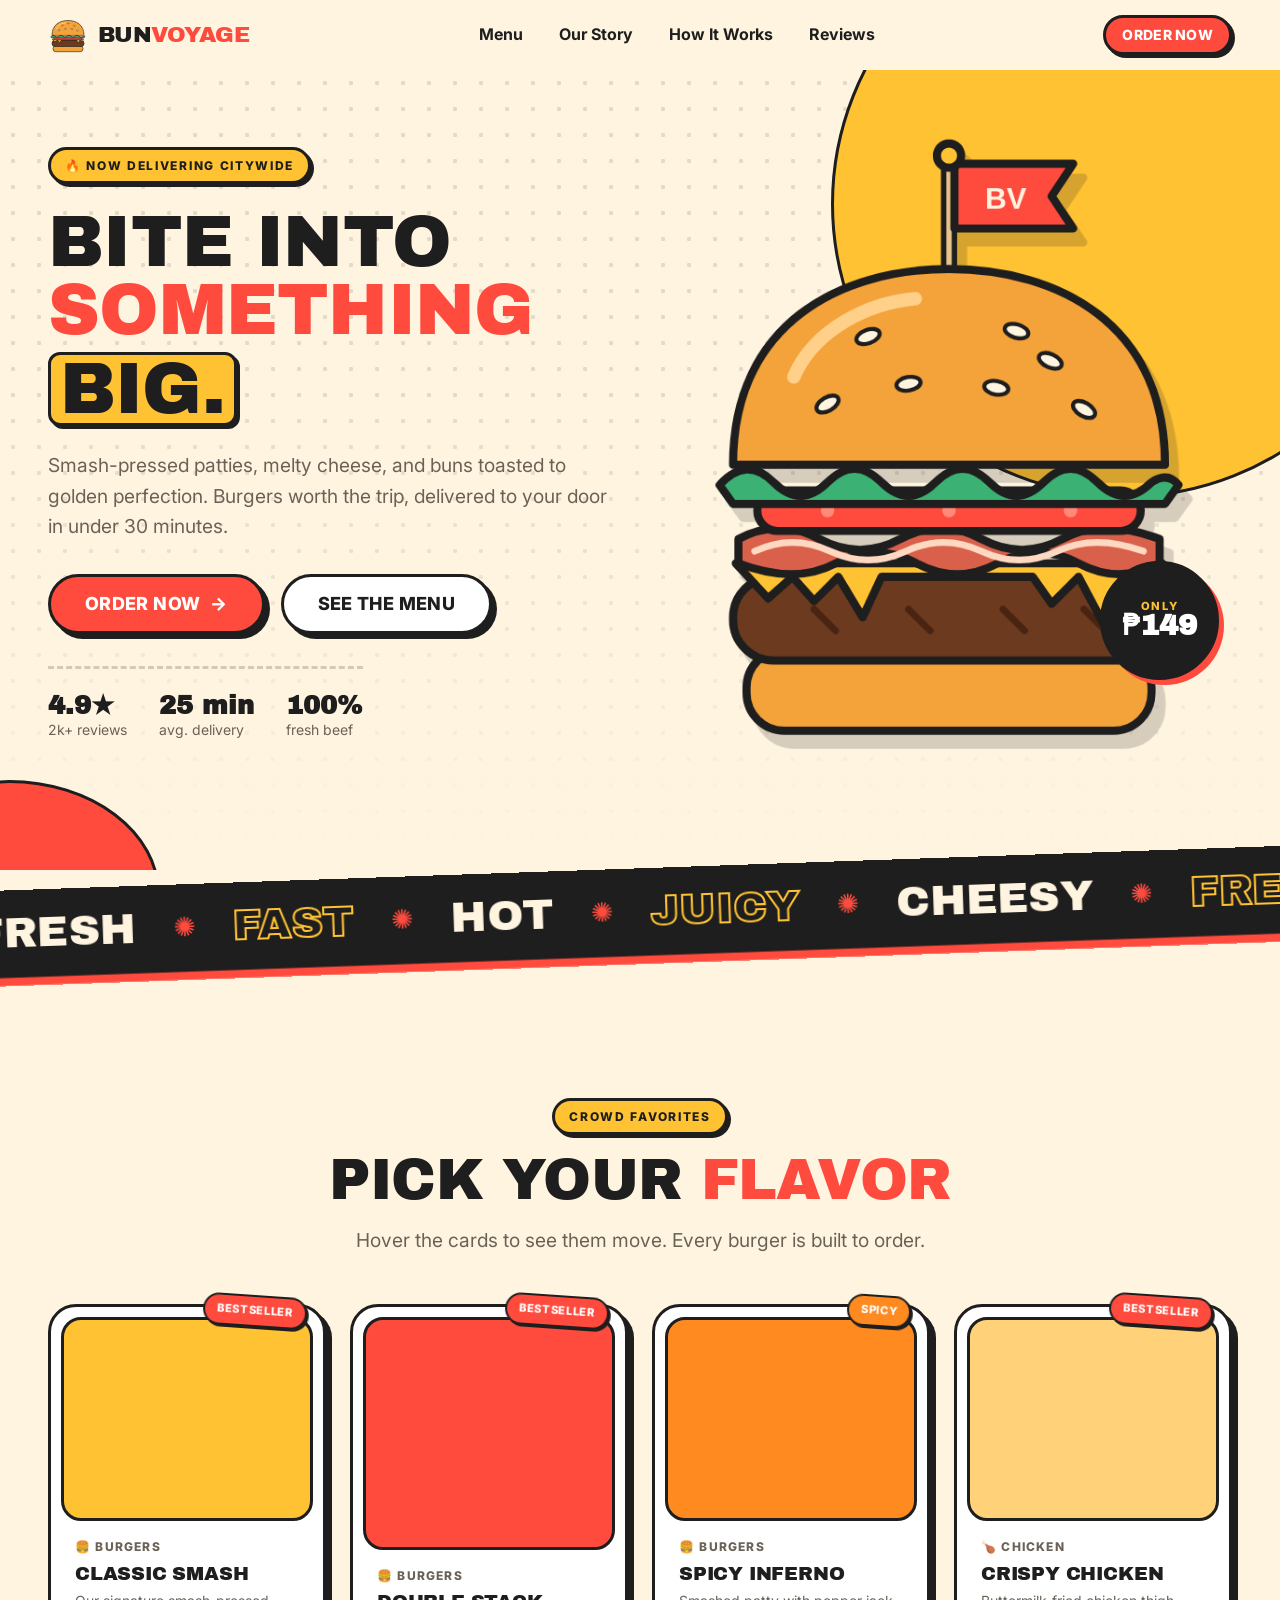
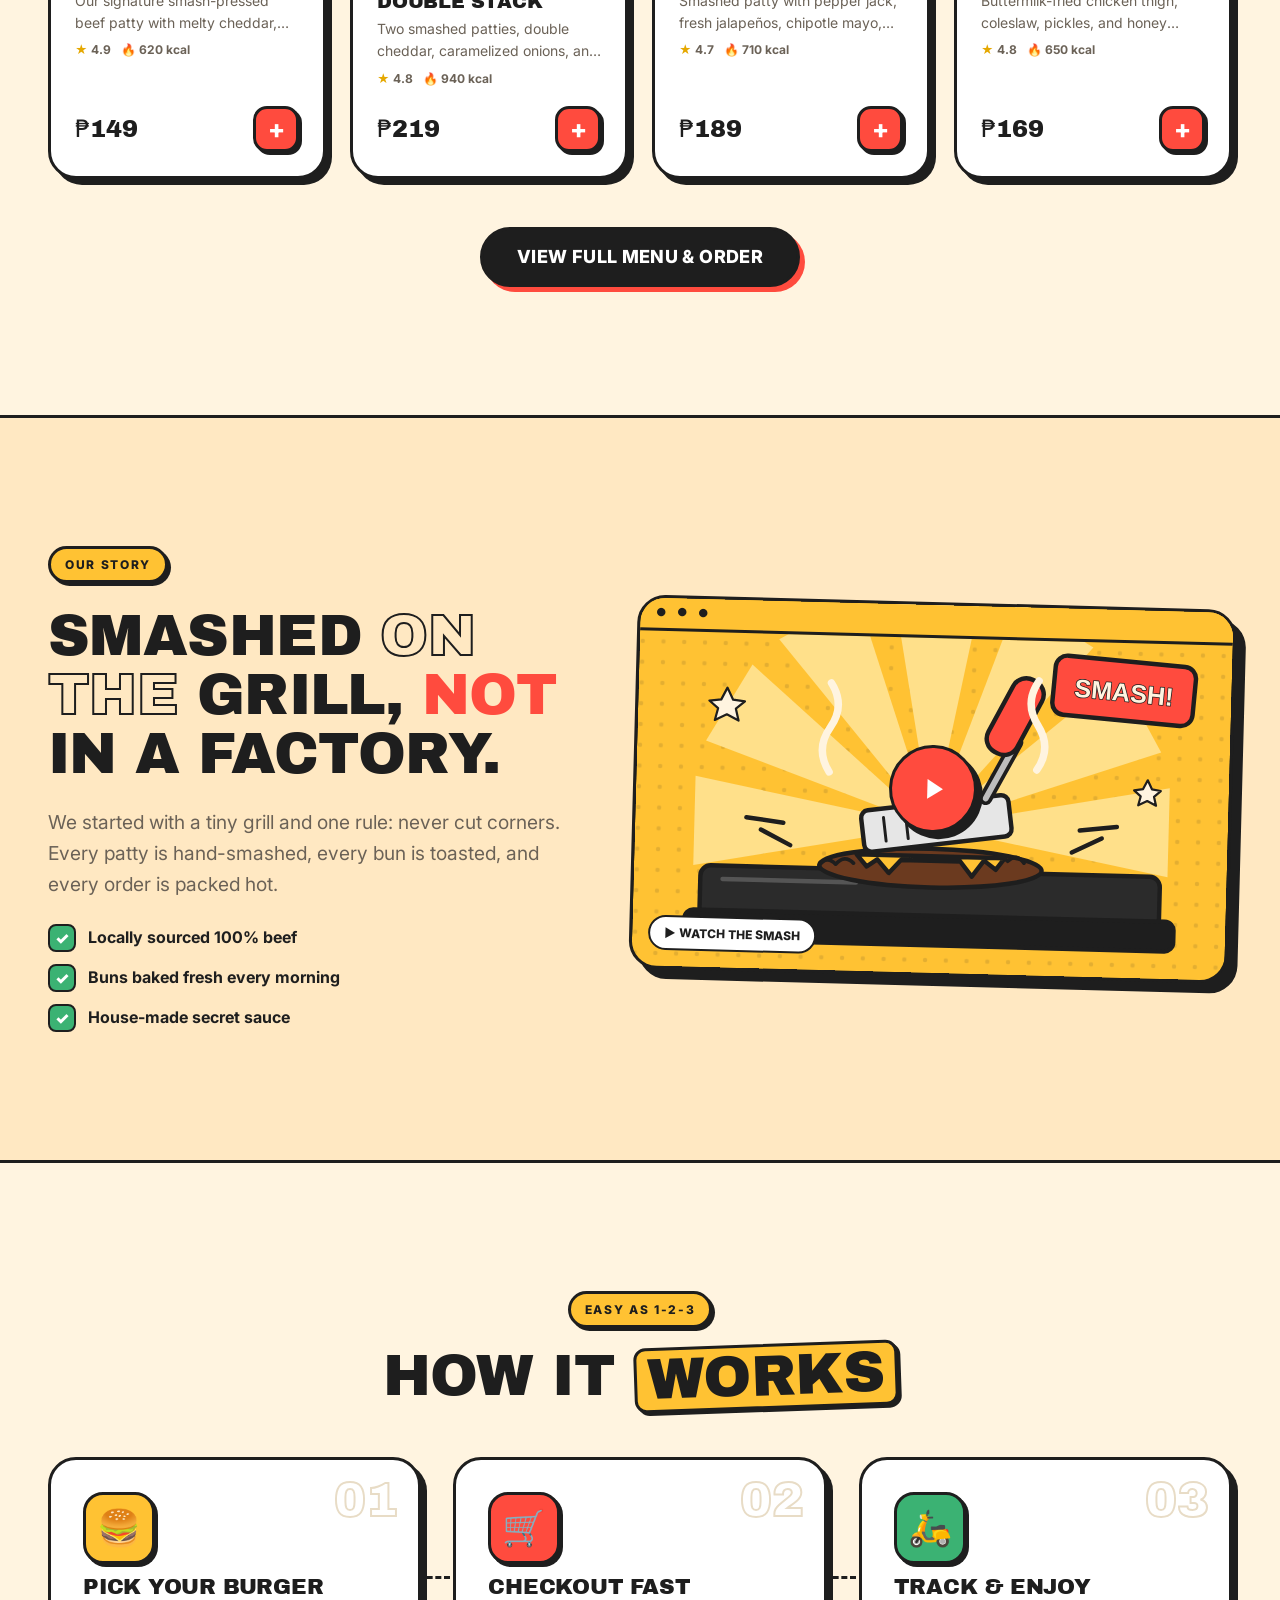
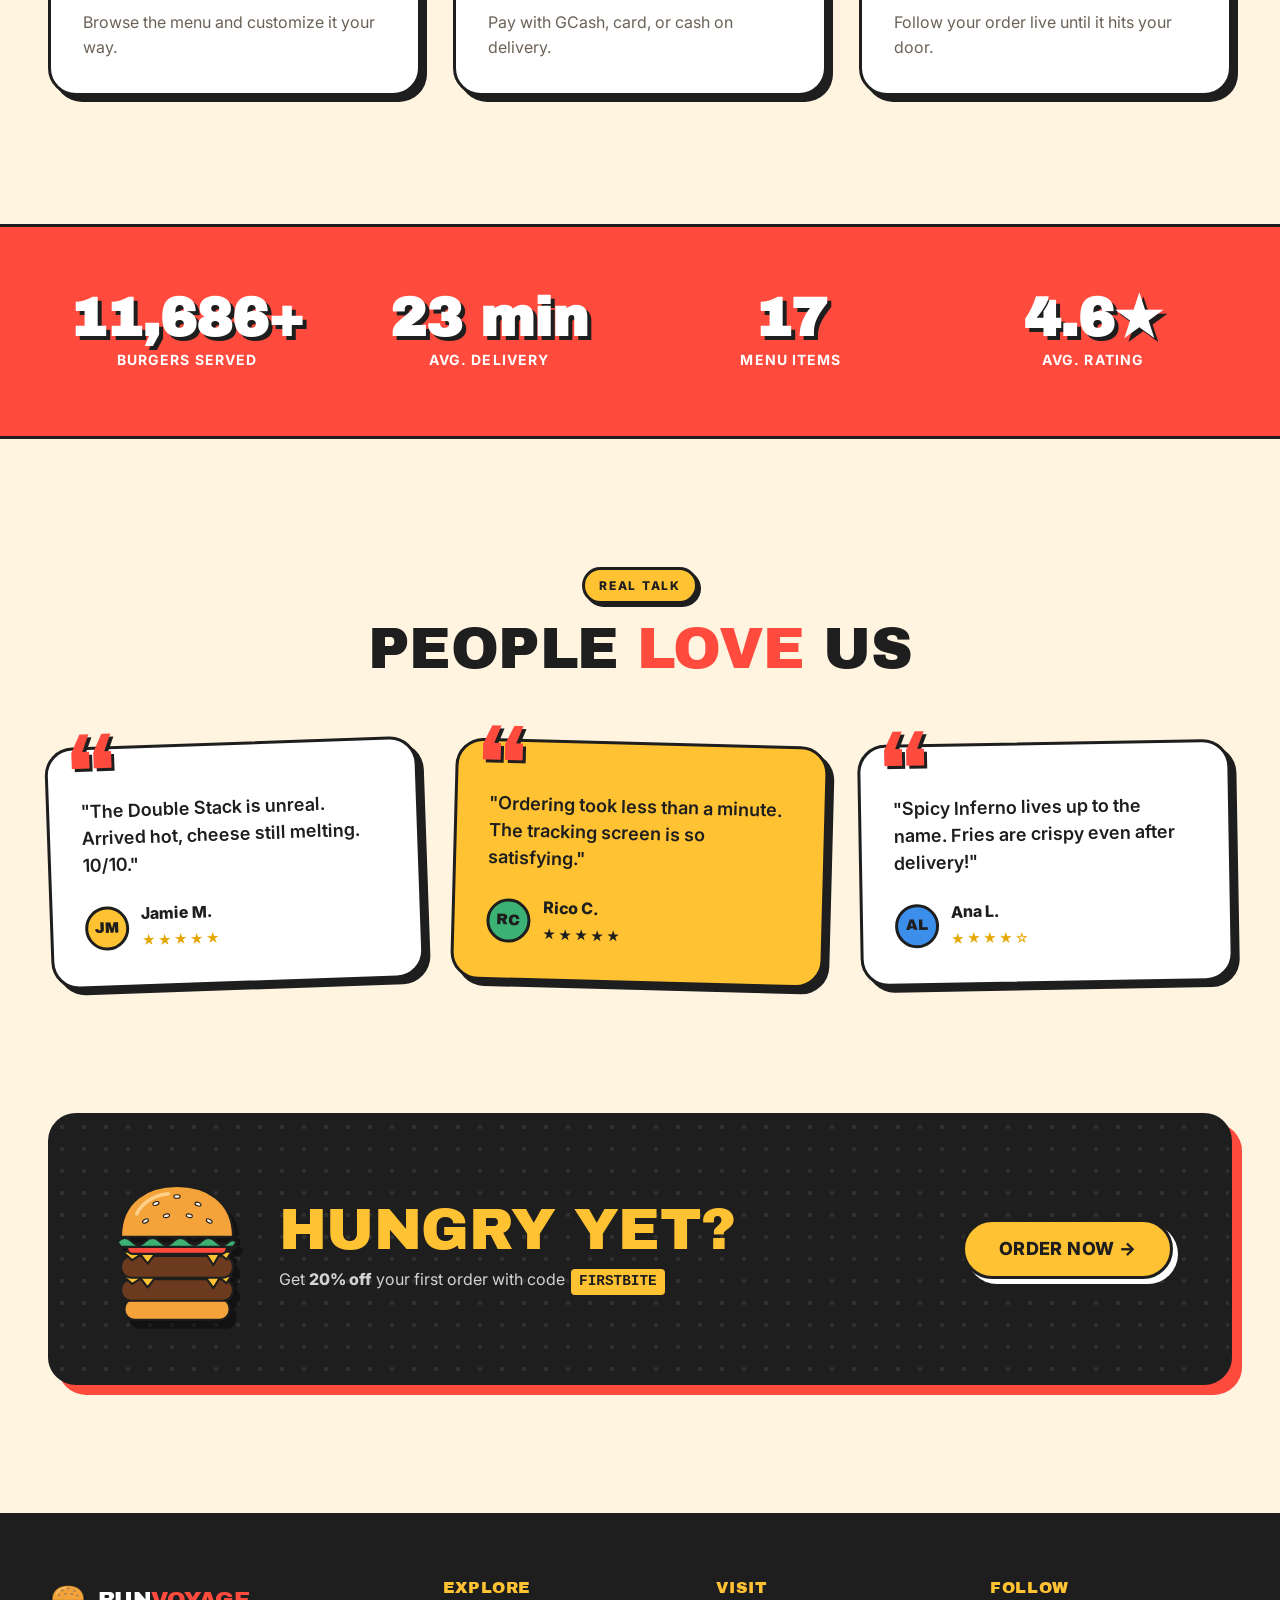
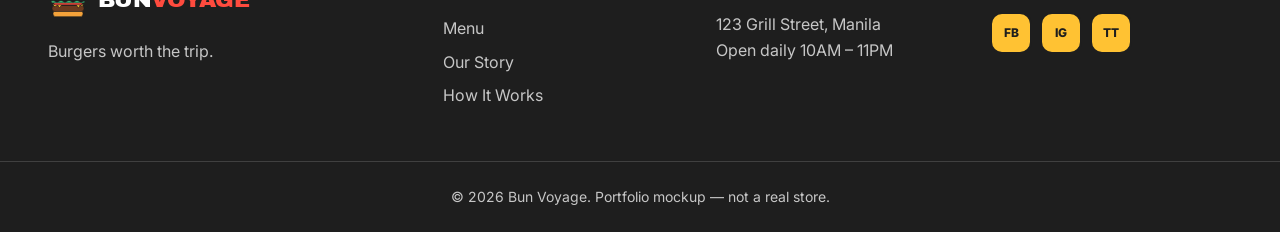
<file: index.html>
<!DOCTYPE html>
<html lang="en">
<head>
  <meta charset="UTF-8" />
  <meta name="viewport" content="width=device-width, initial-scale=1.0" />
  <title>Bun Voyage — Burgers Worth the Trip</title>
  <meta name="description" content="Bun Voyage: smash burgers, crispy fries, and fizzy drinks delivered hot to your door." />
  <link rel="icon" href="assets/images/products/burger-classic.svg" />

  <!-- Fonts -->
  <link rel="preconnect" href="https://fonts.googleapis.com" />
  <link rel="preconnect" href="https://fonts.gstatic.com" crossorigin />
  <link href="https://fonts.googleapis.com/css2?family=Archivo+Black&family=Inter:wght@400;500;600;800&display=swap" rel="stylesheet" />

  <!-- Base -->
  <link rel="stylesheet" href="css/base/reset.css" />
  <link rel="stylesheet" href="css/base/variables.css" />
  <link rel="stylesheet" href="css/base/typography.css" />
  <!-- Components -->
  <link rel="stylesheet" href="css/components/buttons.css" />
  <link rel="stylesheet" href="css/components/navbar.css" />
  <link rel="stylesheet" href="css/components/cards.css" />
  <link rel="stylesheet" href="css/components/forms.css" />
  <link rel="stylesheet" href="css/components/modal.css" />
  <link rel="stylesheet" href="css/components/toast.css" />
  <!-- Page -->
  <link rel="stylesheet" href="css/animations.css" />
  <link rel="stylesheet" href="css/pages/landing.css" />
</head>

<body class="landing">

  <!-- ================= NAVBAR ================= -->
  <header class="nav" id="nav">
    <div class="container nav__inner">
      <a href="#top" class="nav__logo">
        <img src="assets/images/products/burger-classic.svg" alt="" width="40" height="40" />
        <span>Bun<span class="hl-red">Voyage</span></span>
      </a>

      <nav class="nav__links" id="navLinks" aria-label="Main">
        <a href="#menu">Menu</a>
        <a href="#story">Our Story</a>
        <a href="#how">How It Works</a>
        <a href="#reviews">Reviews</a>
      </nav>

      <div class="nav__actions">
        <button class="btn btn--primary btn--sm" data-order-now>Order Now</button>
        <button class="nav__burger" id="navToggle" aria-label="Open menu" aria-expanded="false">
          <span></span><span></span><span></span>
        </button>
      </div>
    </div>
  </header>

  <main id="top">

    <!-- ================= HERO ================= -->
    <section class="hero">
      <!-- background shapes (parallax) -->
      <div class="hero__shape hero__shape--circle" data-parallax="0.15"></div>
      <div class="hero__shape hero__shape--blob" data-parallax="-0.1"></div>

      <div class="container hero__grid">
        <div class="hero__copy">
          <span class="eyebrow">🔥 Now delivering citywide</span>

          <h1 class="hero-title">
            <span class="word" style="--i:0">Bite</span>
            <span class="word" style="--i:1">into</span>
            <span class="word hl-red" style="--i:2">something</span>
            <span class="word hl-box" style="--i:3">big.</span>
          </h1>

          <p class="lead">
            Smash-pressed patties, melty cheese, and buns toasted to golden perfection.
            Burgers worth the trip, delivered to your door in under 30 minutes.
          </p>

          <div class="hero__cta">
            <button class="btn btn--primary btn--lg btn--pulse" data-order-now>
              Order Now <span aria-hidden="true">→</span>
            </button>
            <a href="#menu" class="btn btn--lg">See the Menu</a>
          </div>

          <ul class="hero__meta">
            <li><strong>4.9★</strong><span>2k+ reviews</span></li>
            <li><strong>25 min</strong><span>avg. delivery</span></li>
            <li><strong>100%</strong><span>fresh beef</span></li>
          </ul>
        </div>

        <!-- 3D movable burger -->
        <div class="hero__visual">
          <div class="hero__plate anim-spin" aria-hidden="true"></div>

          <div class="tilt hero__burger" data-tilt data-tilt-max="18">
            <img src="assets/images/landing/burger-hero.svg" alt="Classic Bun Voyage burger" class="tilt__img" />
            <span class="tilt__glare"></span>
          </div>

          <!-- floating stickers -->
          <img src="assets/images/products/fries.svg" alt="" class="sticker sticker--fries anim-float" style="--rot:-12deg" data-parallax="0.25" />
          <img src="assets/images/products/soda.svg"  alt="" class="sticker sticker--soda anim-float"  style="--rot:10deg; animation-delay:-2s" data-parallax="-0.2" />

          <div class="badge-circle anim-wiggle">
            <span>ONLY</span><strong>₱149</strong>
          </div>
        </div>
      </div>
    </section>

    <!-- ================= MARQUEE ================= -->
    <div class="marquee" aria-hidden="true">
      <div class="marquee__track">
        <span>Fresh</span><b>✺</b><span>Fast</span><b>✺</b><span>Hot</span><b>✺</b><span>Juicy</span><b>✺</b><span>Cheesy</span><b>✺</b>
        <span>Fresh</span><b>✺</b><span>Fast</span><b>✺</b><span>Hot</span><b>✺</b><span>Juicy</span><b>✺</b><span>Cheesy</span><b>✺</b>
      </div>
    </div>

    <!-- ================= FEATURED MENU ================= -->
    <section class="section" id="menu">
      <div class="container">
        <div class="section-head" data-reveal="up">
          <span class="eyebrow">Crowd favorites</span>
          <h2>Pick your <span class="hl-red">flavor</span></h2>
          <p class="lead">Hover the cards to see them move. Every burger is built to order.</p>
        </div>

        <!-- Cards are generated by js/pages/landing.js from js/data/products.js -->
        <div class="menu-grid" id="featuredGrid"></div>

        <div class="center mt-48" data-reveal="up">
          <button class="btn btn--dark btn--lg" data-order-now>View Full Menu & Order</button>
        </div>
      </div>
    </section>

    <!-- ================= VIDEO / STORY ================= -->
    <section class="section video-section" id="story">
      <div class="container video-grid">
        <div class="video-copy" data-reveal="left">
          <span class="eyebrow">Our story</span>
          <h2>Smashed <span class="stroke-text">on the</span> grill, <span class="hl-red">not</span> in a factory.</h2>
          <p class="lead">
            We started with a tiny grill and one rule: never cut corners. Every patty is
            hand-smashed, every bun is toasted, and every order is packed hot.
          </p>
          <ul class="check-list">
            <li>Locally sourced 100% beef</li>
            <li>Buns baked fresh every morning</li>
            <li>House-made secret sauce</li>
          </ul>
        </div>

        <div class="video-frame" data-reveal="right">
          <video id="promoVideo" src="assets/videos/promo.mp4" poster="assets/images/landing/video-poster.svg" playsinline muted loop preload="none"></video>
          <button class="video-play" id="videoPlay" aria-label="Play video">
            <svg viewBox="0 0 24 24" width="34" height="34"><path d="M8 5v14l11-7z" fill="currentColor"/></svg>
          </button>
          <span class="video-tag">▶ Watch the smash</span>
        </div>
      </div>
    </section>

    <!-- ================= HOW IT WORKS ================= -->
    <section class="section how" id="how">
      <div class="container">
        <div class="section-head" data-reveal="up">
          <span class="eyebrow">Easy as 1-2-3</span>
          <h2>How it <span class="hl-box">works</span></h2>
        </div>

        <ol class="steps">
          <li class="step" data-reveal="up" style="--delay:0s">
            <span class="step__num">01</span>
            <div class="step__icon">🍔</div>
            <h3>Pick your burger</h3>
            <p>Browse the menu and customize it your way.</p>
          </li>
          <li class="step" data-reveal="up" style="--delay:.12s">
            <span class="step__num">02</span>
            <div class="step__icon">🛒</div>
            <h3>Checkout fast</h3>
            <p>Pay with GCash, card, or cash on delivery.</p>
          </li>
          <li class="step" data-reveal="up" style="--delay:.24s">
            <span class="step__num">03</span>
            <div class="step__icon">🛵</div>
            <h3>Track &amp; enjoy</h3>
            <p>Follow your order live until it hits your door.</p>
          </li>
        </ol>
      </div>
    </section>

    <!-- ================= STATS ================= -->
    <section class="stats">
      <div class="container stats__grid">
        <div class="stat" data-reveal="zoom"><strong data-count="12500" data-suffix="+">0</strong><span>Burgers served</span></div>
        <div class="stat" data-reveal="zoom" style="--delay:.1s"><strong data-count="25" data-suffix=" min">0</strong><span>Avg. delivery</span></div>
        <div class="stat" data-reveal="zoom" style="--delay:.2s"><strong data-count="18">0</strong><span>Menu items</span></div>
        <div class="stat" data-reveal="zoom" style="--delay:.3s"><strong data-count="4.9" data-decimals="1" data-suffix="★">0</strong><span>Avg. rating</span></div>
      </div>
    </section>

    <!-- ================= TESTIMONIALS ================= -->
    <section class="section" id="reviews">
      <div class="container">
        <div class="section-head" data-reveal="up">
          <span class="eyebrow">Real talk</span>
          <h2>People <span class="hl-red">love</span> us</h2>
        </div>

        <div class="reviews">
          <article class="review" data-reveal="up" style="--rot:-2deg">
            <p>"The Double Stack is unreal. Arrived hot, cheese still melting. 10/10."</p>
            <footer><span class="avatar" style="--c:var(--mustard)">JM</span><div><strong>Jamie M.</strong><small>★★★★★</small></div></footer>
          </article>
          <article class="review" data-reveal="up" style="--rot:1.5deg; --delay:.1s">
            <p>"Ordering took less than a minute. The tracking screen is so satisfying."</p>
            <footer><span class="avatar" style="--c:var(--green)">RC</span><div><strong>Rico C.</strong><small>★★★★★</small></div></footer>
          </article>
          <article class="review" data-reveal="up" style="--rot:-1deg; --delay:.2s">
            <p>"Spicy Inferno lives up to the name. Fries are crispy even after delivery!"</p>
            <footer><span class="avatar" style="--c:var(--blue)">AL</span><div><strong>Ana L.</strong><small>★★★★☆</small></div></footer>
          </article>
        </div>
      </div>
    </section>

    <!-- ================= FINAL CTA ================= -->
    <section class="cta">
      <div class="container cta__box" data-reveal="zoom">
        <img src="assets/images/products/burger-double.svg" alt="" class="cta__img anim-float" style="--rot:-8deg" />
        <div>
          <h2>Hungry yet?</h2>
          <p>Get <strong>20% off</strong> your first order with code <span class="code">FIRSTBITE</span></p>
        </div>
        <button class="btn btn--yellow btn--lg" data-order-now>Order Now →</button>
      </div>
    </section>
  </main>

  <!-- ================= FOOTER ================= -->
  <footer class="footer">
    <div class="container footer__grid">
      <div>
        <a href="#top" class="nav__logo nav__logo--light">
          <img src="assets/images/products/burger-classic.svg" alt="" width="40" height="40" />
          <span>Bun<span class="hl-red">Voyage</span></span>
        </a>
        <p class="footer__tag">Burgers worth the trip.</p>
      </div>
      <div>
        <h4>Explore</h4>
        <a href="#menu">Menu</a><a href="#story">Our Story</a><a href="#how">How It Works</a>
      </div>
      <div>
        <h4>Visit</h4>
        <p>123 Grill Street, Manila<br />Open daily 10AM – 11PM</p>
      </div>
      <div>
        <h4>Follow</h4>
        <div class="socials"><a href="#" aria-label="Facebook">FB</a><a href="#" aria-label="Instagram">IG</a><a href="#" aria-label="TikTok">TT</a></div>
      </div>
    </div>
    <p class="footer__copy">© 2026 Bun Voyage. Portfolio mockup — not a real store.</p>
  </footer>

  <!-- ================= AUTH MODAL ================= -->
  <div class="modal" id="authModal" aria-hidden="true">
    <div class="modal__overlay" data-close-modal></div>

    <div class="modal__dialog" role="dialog" aria-modal="true" aria-labelledby="authTitle">
      <button class="modal__close icon-btn" data-close-modal aria-label="Close">✕</button>

      <div class="modal__side" aria-hidden="true">
        <img src="assets/images/products/burger-classic.svg" alt="" class="anim-float" />
        <p class="display">Your burger is<br />one step away.</p>
      </div>

      <div class="modal__body">
        <h2 id="authTitle" class="modal__title">Welcome back!</h2>
        <p class="modal__sub" id="authSub">Log in to start ordering.</p>

        <!-- Tabs -->
        <div class="tabs" role="tablist">
          <button class="tabs__btn is-active" role="tab" data-tab="login" aria-selected="true">Log In</button>
          <button class="tabs__btn" role="tab" data-tab="register" aria-selected="false">Register</button>
          <span class="tabs__indicator"></span>
        </div>

        <!-- Google -->
        <button class="btn btn--block google-btn" id="googleBtn" type="button">
          <svg width="20" height="20" viewBox="0 0 48 48" aria-hidden="true">
            <path fill="#FFC107" d="M43.6 20.5H42V20H24v8h11.3C33.7 32.7 29.2 36 24 36c-6.6 0-12-5.4-12-12s5.4-12 12-12c3.1 0 5.8 1.2 7.9 3.1l5.7-5.7C34 6.1 29.3 4 24 4 12.9 4 4 12.9 4 24s8.9 20 20 20 20-8.9 20-20c0-1.3-.1-2.4-.4-3.5z"/>
            <path fill="#FF3D00" d="M6.3 14.7l6.6 4.8C14.7 15.1 19 12 24 12c3.1 0 5.8 1.2 7.9 3.1l5.7-5.7C34 6.1 29.3 4 24 4 16.3 4 9.7 8.3 6.3 14.7z"/>
            <path fill="#4CAF50" d="M24 44c5.2 0 9.9-2 13.4-5.2l-6.2-5.2C29.2 35.1 26.7 36 24 36c-5.2 0-9.6-3.3-11.3-8l-6.5 5C9.5 39.6 16.2 44 24 44z"/>
            <path fill="#1976D2" d="M43.6 20.5H42V20H24v8h11.3c-.8 2.2-2.2 4.2-4.1 5.6l6.2 5.2C37 39.2 44 34 44 24c0-1.3-.1-2.4-.4-3.5z"/>
          </svg>
          Continue with Google
        </button>

        <div class="divider"><span>or with email</span></div>

        <!-- LOGIN FORM -->
        <form class="auth-form is-active" id="loginForm" data-form="login" novalidate>
          <div class="field">
            <label for="loginEmail">Email</label>
            <input type="email" id="loginEmail" name="email" placeholder="you@email.com" autocomplete="email" required />
            <small class="field__error"></small>
          </div>
          <div class="field">
            <label for="loginPassword">Password</label>
            <div class="field__pw">
              <input type="password" id="loginPassword" name="password" placeholder="••••••••" autocomplete="current-password" required />
              <button type="button" class="pw-toggle" aria-label="Show password">👁</button>
            </div>
            <small class="field__error"></small>
          </div>
          <div class="field-row">
            <label class="checkbox"><input type="checkbox" name="remember" checked /> <span>Remember me</span></label>
            <a href="#" class="link" id="forgotLink">Forgot password?</a>
          </div>
          <p class="form-error" role="alert"></p>
          <button type="submit" class="btn btn--primary btn--block btn--lg">Log In</button>
          <p class="demo-hint">Demo: <code>demo@bunvoyage.com</code> / <code>burger123</code></p>
        </form>

        <!-- REGISTER FORM -->
        <form class="auth-form" id="registerForm" data-form="register" novalidate>
          <div class="field">
            <label for="regName">Full name</label>
            <input type="text" id="regName" name="name" placeholder="Juan Dela Cruz" autocomplete="name" required />
            <small class="field__error"></small>
          </div>
          <div class="field">
            <label for="regEmail">Email</label>
            <input type="email" id="regEmail" name="email" placeholder="you@email.com" autocomplete="email" required />
            <small class="field__error"></small>
          </div>
          <div class="field">
            <label for="regPassword">Password</label>
            <div class="field__pw">
              <input type="password" id="regPassword" name="password" placeholder="At least 6 characters" autocomplete="new-password" required />
              <button type="button" class="pw-toggle" aria-label="Show password">👁</button>
            </div>
            <div class="pw-meter"><span></span></div>
            <small class="field__error"></small>
          </div>
          <div class="field">
            <label for="regConfirm">Confirm password</label>
            <input type="password" id="regConfirm" name="confirm" placeholder="Repeat password" autocomplete="new-password" required />
            <small class="field__error"></small>
          </div>
          <label class="checkbox"><input type="checkbox" name="terms" required /> <span>I agree to the <a href="#" class="link">Terms</a></span></label>
          <p class="form-error" role="alert"></p>
          <button type="submit" class="btn btn--primary btn--block btn--lg">Create Account</button>
        </form>
      </div>
    </div>
  </div>

  <!-- Toast container -->
  <div class="toasts" id="toasts" aria-live="polite"></div>

  <!-- ================= SCRIPTS (order matters) ================= -->
  <!-- Plain <script> (not modules) para gumana kahit i-double-click lang ang index.html -->
  <script src="js/data/products.js"></script>
  <script src="js/core/storage.js"></script>
  <script src="js/core/auth.js"></script>
  <script src="js/ui/toast.js"></script>
  <script src="js/ui/modal.js"></script>
  <script src="js/ui/tilt3d.js"></script>
  <script src="js/effects/scrollReveal.js"></script>
  <script src="js/effects/parallax.js"></script>
  <script src="js/effects/counter.js"></script>
  <script src="js/pages/landing.js"></script>
</body>
</html>
</file>
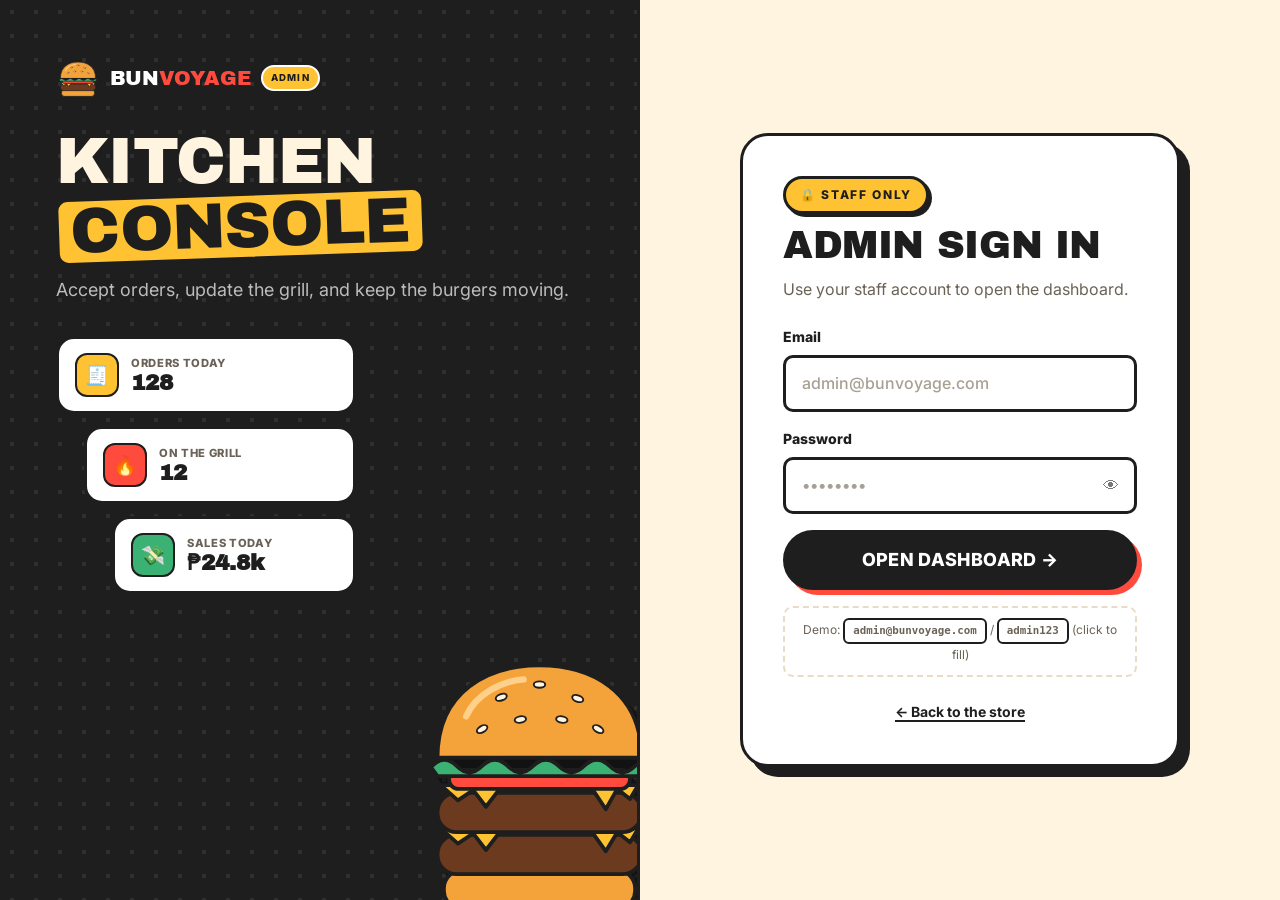
<file: admin/customer.html>
<!DOCTYPE html>
<html lang="en">
<head>
  <meta charset="UTF-8" />
  <meta name="viewport" content="width=device-width, initial-scale=1.0" />
  <title>Customers — Bun Voyage Admin</title>
  <meta name="robots" content="noindex" />
  <link rel="icon" href="../assets/images/products/burger-classic.svg" />

  <!-- Fonts -->
  <link rel="preconnect" href="https://fonts.googleapis.com" />
  <link rel="preconnect" href="https://fonts.gstatic.com" crossorigin />
  <link href="https://fonts.googleapis.com/css2?family=Archivo+Black&family=Inter:wght@400;500;600;800&display=swap" rel="stylesheet" />

  <!-- Base -->
  <link rel="stylesheet" href="../css/base/reset.css" />
  <link rel="stylesheet" href="../css/base/variables.css" />
  <link rel="stylesheet" href="../css/base/typography.css" />
  <!-- Components -->
  <link rel="stylesheet" href="../css/components/buttons.css" />
  <link rel="stylesheet" href="../css/components/cards.css" />
  <link rel="stylesheet" href="../css/components/forms.css" />
  <link rel="stylesheet" href="../css/components/modal.css" />
  <link rel="stylesheet" href="../css/components/toast.css" />
  <!-- Page -->
  <link rel="stylesheet" href="../css/animations.css" />
  <link rel="stylesheet" href="../css/pages/app.css" />
  <link rel="stylesheet" href="../css/pages/admin.css" />
</head>

<body class="admin" data-admin-page="customers">

  <aside class="admin-sidebar" id="adminSidebar"></aside>

  <div class="admin-main">
    <header class="admin-topbar" id="adminTopbar"></header>

    <main class="admin-content">

      <!-- ================= PAGE HEAD ================= -->
      <div class="admin-head">
        <div>
          <p class="admin-head__date" id="customerCountText">0 customers</p>
          <h1>Cus<span class="hl-red">tomers</span></h1>
        </div>
        <div class="admin-head__actions">
          <button class="btn btn--sm" id="exportBtn" type="button">⬇ Export CSV</button>
        </div>
      </div>

      <!-- ================= QUICK STATS ================= -->
      <section class="mini-stats">
        <div class="mini-stat mini-stat--yellow">
          <span class="mini-stat__icon">👥</span>
          <div><small>Customers</small><strong id="statCustomers">0</strong></div>
        </div>
        <div class="mini-stat mini-stat--green">
          <span class="mini-stat__icon">🆕</span>
          <div><small>New this week</small><strong id="statNew">0</strong></div>
        </div>
        <div class="mini-stat mini-stat--blue">
          <span class="mini-stat__icon">🔁</span>
          <div><small>Repeat buyers</small><strong id="statRepeat">0</strong></div>
        </div>
        <div class="mini-stat mini-stat--red">
          <span class="mini-stat__icon">💸</span>
          <div><small>Avg. spend</small><strong id="statAvgSpend">₱0</strong></div>
        </div>
      </section>

      <!-- ================= TOOLBAR ================= -->
      <section class="admin-toolbar">
        <div class="search search--sm">
          <svg viewBox="0 0 24 24" width="18" height="18" aria-hidden="true"><circle cx="11" cy="11" r="7" fill="none" stroke="currentColor" stroke-width="2.5"/><path d="M20 20l-4-4" stroke="currentColor" stroke-width="2.5" stroke-linecap="round"/></svg>
          <input type="search" id="customerSearch" placeholder="Search name or email" aria-label="Search customers" />
        </div>

        <div class="chips" role="tablist" aria-label="Role">
          <button class="chip is-active" data-role="customer" role="tab" aria-selected="true">👤 Customers</button>
          <button class="chip" data-role="admin" role="tab" aria-selected="false">🛡 Staff</button>
          <button class="chip" data-role="all" role="tab" aria-selected="false">All</button>
        </div>

        <select id="customerSort" class="select select--sm" aria-label="Sort customers">
          <option value="spent">Top spenders</option>
          <option value="orders">Most orders</option>
          <option value="recent">Recent activity</option>
          <option value="newest">Newest accounts</option>
          <option value="name">Name (A–Z)</option>
        </select>
      </section>

      <!-- ================= CUSTOMERS TABLE ================= -->
      <section class="admin-card table-card">
        <div class="table-wrap">
          <table class="admin-table admin-table--customers">
            <thead>
              <tr>
                <th>Customer</th>
                <th>Sign-in</th>
                <th>Orders</th>
                <th>Total spent</th>
                <th>Points</th>
                <th>Last order</th>
                <th>Joined</th>
                <th><span class="sr-only">Actions</span></th>
              </tr>
            </thead>
            <!-- Rows rendered by js/pages/admin-customers.js -->
            <tbody id="customersTableBody"></tbody>
          </table>
        </div>
        <p class="empty-inline" id="noCustomers" hidden>No customers match your search.</p>
      </section>
    </main>
  </div>

  <!-- ================= CUSTOMER DETAILS MODAL ================= -->
  <div class="modal" id="customerModal" aria-hidden="true">
    <div class="modal__overlay" data-close-modal></div>
    <div class="modal__dialog modal__dialog--small modal__dialog--wide" role="dialog" aria-modal="true" aria-labelledby="cmName">
      <button class="modal__close icon-btn" data-close-modal aria-label="Close">✕</button>

      <div class="customer-detail">
        <!-- Profile -->
        <header class="customer-detail__head">
          <span class="avatar avatar--xl" id="cmAvatar" style="--c:var(--mustard)">JD</span>
          <div>
            <h2 id="cmName">Juan Dela Cruz</h2>
            <p id="cmEmail">juan@email.com</p>
            <div class="customer-detail__badges">
              <span class="badge" id="cmProvider">✉️ Email</span>
              <span class="badge badge--yellow" id="cmJoined">Joined —</span>
              <span class="badge badge--green" id="cmRole">Customer</span>
            </div>
          </div>
        </header>

        <!-- Stats -->
        <div class="customer-detail__stats">
          <div><small>Orders</small><strong id="cmOrders">0</strong></div>
          <div><small>Total spent</small><strong id="cmSpent">₱0</strong></div>
          <div><small>Avg. order</small><strong id="cmAvg">₱0</strong></div>
          <div><small>Bun Points</small><strong id="cmPoints">0</strong></div>
        </div>

        <!-- Contact -->
        <div class="od-box customer-detail__contact">
          <h3>📞 Contact</h3>
          <p id="cmPhone">—</p>
          <p class="od-box__muted" id="cmAddress">No saved address</p>
        </div>

        <!-- Favorite -->
        <p class="customer-detail__fav" id="cmFavBox" hidden>❤️ Favorite: <strong id="cmFav">—</strong></p>

        <!-- Order history -->
        <h3 class="customer-detail__title">Order history</h3>
        <ul class="cm-orders" id="cmOrderList"></ul>
        <p class="empty-inline" id="cmNoOrders" hidden>This customer hasn't ordered yet.</p>
      </div>
    </div>
  </div>

  <!-- Toasts -->
  <div class="toasts" id="toasts" aria-live="polite"></div>

  <!-- ================= SCRIPTS ================= -->
  <script src="../js/data/products.js"></script>
  <script src="../js/core/storage.js"></script>
  <script src="../js/core/auth.js"></script>
  <script>Auth.guardAdmin();</script>
  <script src="../js/core/cart.js"></script>
  <script src="../js/core/orders.js"></script>
  <script src="../js/ui/toast.js"></script>
  <script src="../js/ui/modal.js"></script>
  <script src="../js/ui/adminShell.js"></script>
  <script src="../js/pages/admin-customers.js"></script>
</body>
</html>
</file>
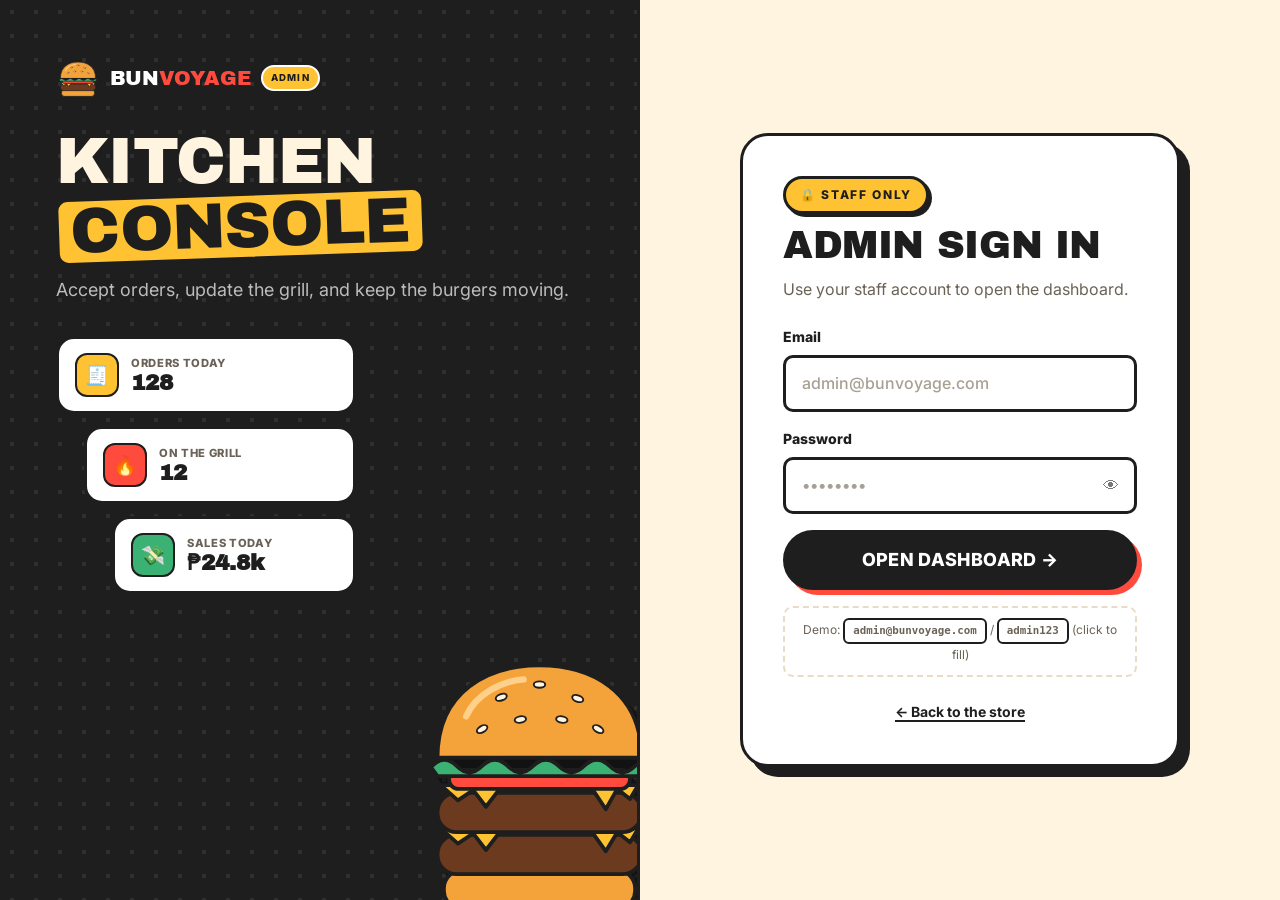
<file: admin/login.html>
<!DOCTYPE html>
<html lang="en">
<head>
  <meta charset="UTF-8" />
  <meta name="viewport" content="width=device-width, initial-scale=1.0" />
  <title>Admin Login — Bun Voyage</title>
  <meta name="robots" content="noindex" />
  <link rel="icon" href="../assets/images/products/burger-classic.svg" />

  <!-- Fonts -->
  <link rel="preconnect" href="https://fonts.googleapis.com" />
  <link rel="preconnect" href="https://fonts.gstatic.com" crossorigin />
  <link href="https://fonts.googleapis.com/css2?family=Archivo+Black&family=Inter:wght@400;500;600;800&display=swap" rel="stylesheet" />

  <!-- Base -->
  <link rel="stylesheet" href="../css/base/reset.css" />
  <link rel="stylesheet" href="../css/base/variables.css" />
  <link rel="stylesheet" href="../css/base/typography.css" />
  <!-- Components -->
  <link rel="stylesheet" href="../css/components/buttons.css" />
  <link rel="stylesheet" href="../css/components/forms.css" />
  <link rel="stylesheet" href="../css/components/toast.css" />
  <!-- Page -->
  <link rel="stylesheet" href="../css/animations.css" />
  <link rel="stylesheet" href="../css/pages/admin.css" />
</head>

<body class="admin-auth">

  <main class="admin-login">

    <!-- ================= LEFT: brand panel ================= -->
    <section class="admin-login__side" aria-hidden="true">
      <a href="../index.html" class="admin-brand admin-brand--light">
        <img src="../assets/images/products/burger-classic.svg" alt="" width="44" height="44" />
        <span>Bun<span class="hl-red">Voyage</span></span>
        <span class="admin-brand__tag">Admin</span>
      </a>

      <div class="admin-login__hero">
        <h1>Kitchen<br /><span class="hl-box">Console</span></h1>
        <p>Accept orders, update the grill, and keep the burgers moving.</p>
      </div>

      <!-- decorative fake stats -->
      <ul class="admin-login__preview">
        <li class="mini-stat mini-stat--yellow">
          <span class="mini-stat__icon">🧾</span>
          <div><small>Orders today</small><strong>128</strong></div>
        </li>
        <li class="mini-stat mini-stat--red">
          <span class="mini-stat__icon">🔥</span>
          <div><small>On the grill</small><strong>12</strong></div>
        </li>
        <li class="mini-stat mini-stat--green">
          <span class="mini-stat__icon">💸</span>
          <div><small>Sales today</small><strong>₱24.8k</strong></div>
        </li>
      </ul>

      <img src="../assets/images/products/burger-double.svg" alt="" class="admin-login__burger anim-float" style="--rot:-10deg" />
    </section>

    <!-- ================= RIGHT: login form ================= -->
    <section class="admin-login__main">
      <div class="admin-login__card">
        <span class="eyebrow">🔒 Staff only</span>
        <h2>Admin sign in</h2>
        <p class="admin-login__sub">Use your staff account to open the dashboard.</p>

        <form id="adminLoginForm" novalidate onsubmit="return false">
          <div class="field">
            <label for="adminEmail">Email</label>
            <input type="email" id="adminEmail" name="email" placeholder="admin@bunvoyage.com" autocomplete="username" required />
            <small class="field__error"></small>
          </div>

          <div class="field">
            <label for="adminPassword">Password</label>
            <div class="field__pw">
              <input type="password" id="adminPassword" name="password" placeholder="••••••••" autocomplete="current-password" required />
              <button type="button" class="pw-toggle" aria-label="Show password">👁</button>
            </div>
            <small class="field__error"></small>
          </div>

          <p class="form-error" role="alert"></p>

          <button type="submit" class="btn btn--dark btn--block btn--lg">Open Dashboard →</button>

          <button type="button" class="demo-hint" id="adminDemoHint">
            Demo: <code>admin@bunvoyage.com</code> / <code>admin123</code> (click to fill)
          </button>
        </form>

        <a href="../index.html" class="link admin-login__back">← Back to the store</a>
      </div>
    </section>
  </main>

  <!-- Toasts -->
  <div class="toasts" id="toasts" aria-live="polite"></div>

  <!-- ================= SCRIPTS ================= -->
  <script src="../js/data/products.js"></script>
  <script src="../js/core/storage.js"></script>
  <script src="../js/core/auth.js"></script>
  <script src="../js/ui/toast.js"></script>
  <script src="../js/pages/admin-login.js"></script>
</body>
</html>
</file>
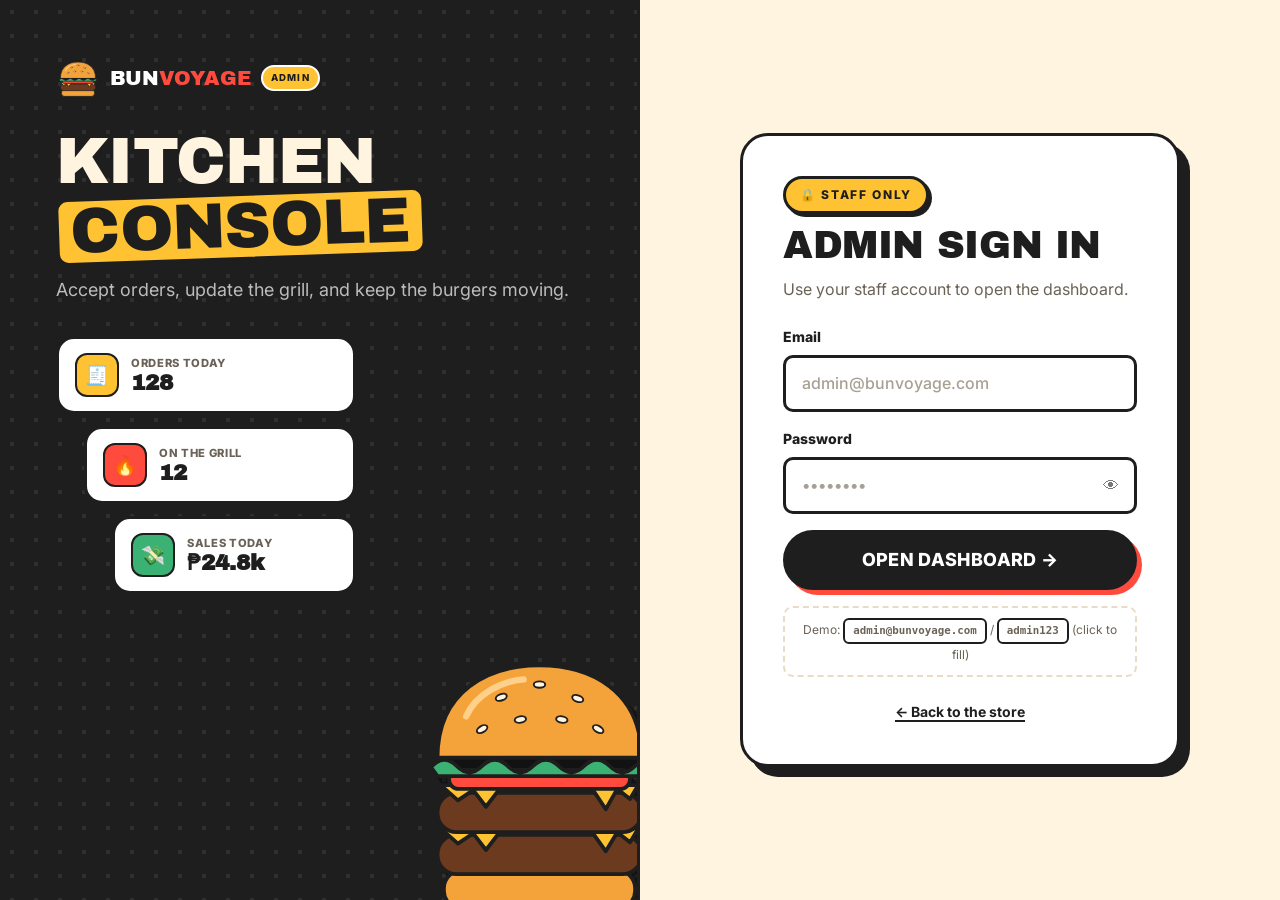
<file: admin/orders.html>
<!DOCTYPE html>
<html lang="en">
<head>
  <meta charset="UTF-8" />
  <meta name="viewport" content="width=device-width, initial-scale=1.0" />
  <title>Orders — Bun Voyage Admin</title>
  <meta name="robots" content="noindex" />
  <link rel="icon" href="../assets/images/products/burger-classic.svg" />

  <!-- Fonts -->
  <link rel="preconnect" href="https://fonts.googleapis.com" />
  <link rel="preconnect" href="https://fonts.gstatic.com" crossorigin />
  <link href="https://fonts.googleapis.com/css2?family=Archivo+Black&family=Inter:wght@400;500;600;800&display=swap" rel="stylesheet" />

  <!-- Base -->
  <link rel="stylesheet" href="../css/base/reset.css" />
  <link rel="stylesheet" href="../css/base/variables.css" />
  <link rel="stylesheet" href="../css/base/typography.css" />
  <!-- Components -->
  <link rel="stylesheet" href="../css/components/buttons.css" />
  <link rel="stylesheet" href="../css/components/cards.css" />
  <link rel="stylesheet" href="../css/components/forms.css" />
  <link rel="stylesheet" href="../css/components/modal.css" />
  <link rel="stylesheet" href="../css/components/toast.css" />
  <!-- Page -->
  <link rel="stylesheet" href="../css/animations.css" />
  <link rel="stylesheet" href="../css/pages/app.css" />
  <link rel="stylesheet" href="../css/pages/admin.css" />
</head>

<body class="admin" data-admin-page="orders">

  <aside class="admin-sidebar" id="adminSidebar"></aside>

  <div class="admin-main">
    <header class="admin-topbar" id="adminTopbar"></header>

    <main class="admin-content">

      <!-- ================= PAGE HEAD ================= -->
      <div class="admin-head">
        <div>
          <p class="admin-head__date"><span class="live-dot"></span> Live kitchen board</p>
          <h1>Or<span class="hl-red">ders</span></h1>
        </div>

        <div class="admin-head__actions">
          <!-- Board / List toggle -->
          <div class="view-toggle" role="tablist" aria-label="View">
            <button class="view-toggle__btn is-active" data-view="board" role="tab" aria-selected="true">▦ Board</button>
            <button class="view-toggle__btn" data-view="list" role="tab" aria-selected="false">☰ List</button>
          </div>

          <label class="switch-inline" title="Play a sound when a new order arrives">
            <span>🔔 Sound</span>
            <span class="switch"><input type="checkbox" id="soundToggle" checked /><span></span></span>
          </label>
        </div>
      </div>

      <!-- ================= NEW ORDER ALERT ================= -->
      <div class="new-order-alert" id="newOrderAlert" hidden>
        <span class="new-order-alert__icon">🛎</span>
        <p><strong id="newOrderText">New order!</strong> A customer just placed an order.</p>
        <button class="btn btn--sm btn--dark" id="newOrderView" type="button">View</button>
        <button class="icon-btn icon-btn--sm" id="newOrderClose" type="button" aria-label="Dismiss">✕</button>
      </div>

      <!-- ================= TOOLBAR ================= -->
      <section class="admin-toolbar">
        <div class="search search--sm">
          <svg viewBox="0 0 24 24" width="18" height="18" aria-hidden="true"><circle cx="11" cy="11" r="7" fill="none" stroke="currentColor" stroke-width="2.5"/><path d="M20 20l-4-4" stroke="currentColor" stroke-width="2.5" stroke-linecap="round"/></svg>
          <input type="search" id="orderSearch" placeholder="Search order #, customer, or item" aria-label="Search orders" />
        </div>

        <div class="chips" role="tablist" aria-label="Order type">
          <button class="chip is-active" data-type="all" role="tab" aria-selected="true">All</button>
          <button class="chip" data-type="delivery" role="tab" aria-selected="false">🛵 Delivery</button>
          <button class="chip" data-type="pickup" role="tab" aria-selected="false">🏪 Pickup</button>
        </div>

        <label class="checkbox checkbox--inline">
          <input type="checkbox" id="showCancelled" /> <span>Show cancelled</span>
        </label>
      </section>

      <!-- ================= BOARD VIEW (Kanban) ================= -->
      <!-- Cards are rendered by js/pages/admin-orders.js -->
      <section class="board" id="boardView" aria-label="Orders board">

        <div class="board-col" data-status="PENDING">
          <header class="board-col__head">
            <span class="board-col__dot"></span>
            <h2>New</h2>
            <span class="board-col__count" data-count="PENDING">0</span>
          </header>
          <div class="board-col__list" data-list="PENDING"></div>
        </div>

        <div class="board-col" data-status="CONFIRMED">
          <header class="board-col__head">
            <span class="board-col__dot"></span>
            <h2>Confirmed</h2>
            <span class="board-col__count" data-count="CONFIRMED">0</span>
          </header>
          <div class="board-col__list" data-list="CONFIRMED"></div>
        </div>

        <div class="board-col" data-status="PREPARING">
          <header class="board-col__head">
            <span class="board-col__dot"></span>
            <h2>On the grill</h2>
            <span class="board-col__count" data-count="PREPARING">0</span>
          </header>
          <div class="board-col__list" data-list="PREPARING"></div>
        </div>

        <div class="board-col" data-status="OUT_FOR_DELIVERY">
          <header class="board-col__head">
            <span class="board-col__dot"></span>
            <h2>Out / Ready</h2>
            <span class="board-col__count" data-count="OUT_FOR_DELIVERY">0</span>
          </header>
          <div class="board-col__list" data-list="OUT_FOR_DELIVERY"></div>
        </div>

        <div class="board-col" data-status="COMPLETED">
          <header class="board-col__head">
            <span class="board-col__dot"></span>
            <h2>Done today</h2>
            <span class="board-col__count" data-count="COMPLETED">0</span>
          </header>
          <div class="board-col__list" data-list="COMPLETED"></div>
        </div>

        <div class="board-col" data-status="CANCELLED" hidden>
          <header class="board-col__head">
            <span class="board-col__dot"></span>
            <h2>Cancelled</h2>
            <span class="board-col__count" data-count="CANCELLED">0</span>
          </header>
          <div class="board-col__list" data-list="CANCELLED"></div>
        </div>
      </section>

      <!-- ================= LIST VIEW (Table) ================= -->
      <section class="admin-card table-card" id="listView" hidden>
        <div class="table-wrap">
          <table class="admin-table">
            <thead>
              <tr>
                <th>Order</th>
                <th>Customer</th>
                <th>Items</th>
                <th>Type</th>
                <th>Payment</th>
                <th>Total</th>
                <th>Status</th>
                <th>Placed</th>
                <th><span class="sr-only">Actions</span></th>
              </tr>
            </thead>
            <tbody id="ordersTableBody"></tbody>
          </table>
        </div>
        <p class="empty-inline" id="noOrdersList" hidden>No orders match your filters.</p>
      </section>

      <!-- Empty state (no orders at all) -->
      <section class="empty-state" id="noOrders" hidden>
        <img src="../assets/images/products/fries.svg" alt="" class="anim-float" />
        <h3>No orders yet</h3>
        <p>Open the store in another tab and place an order. It will appear here instantly.</p>
        <div class="empty-state__actions">
          <a href="../index.html" target="_blank" class="btn btn--primary">Open store ↗</a>
          <a href="dashboard.html" class="btn">Generate sample orders</a>
        </div>
      </section>
    </main>
  </div>

  <!-- ================= ORDER DETAILS MODAL ================= -->
  <div class="modal" id="orderModal" aria-hidden="true">
    <div class="modal__overlay" data-close-modal></div>
    <div class="modal__dialog modal__dialog--small modal__dialog--wide" role="dialog" aria-modal="true" aria-labelledby="omTitle">
      <button class="modal__close icon-btn" data-close-modal aria-label="Close">✕</button>

      <div class="order-detail">
        <header class="order-detail__head">
          <div>
            <h2 id="omTitle">#BV-0000</h2>
            <small id="omPlaced">Placed —</small>
          </div>
          <span class="status-pill" id="omStatus" data-status="PENDING">Pending</span>
        </header>

        <div class="order-detail__grid">
          <!-- Customer -->
          <section class="od-box">
            <h3>👤 Customer</h3>
            <p><strong id="omName">—</strong></p>
            <p id="omPhone">—</p>
            <p class="od-box__muted" id="omEmail">—</p>
          </section>

          <!-- Delivery -->
          <section class="od-box">
            <h3 id="omTypeTitle">🛵 Delivery</h3>
            <p id="omAddress">—</p>
            <p class="od-box__muted" id="omTiming">ASAP</p>
          </section>

          <!-- Payment -->
          <section class="od-box">
            <h3>💳 Payment</h3>
            <p><strong id="omPayment">—</strong></p>
            <p class="od-box__muted" id="omPaid">—</p>
          </section>
        </div>

        <!-- Note from customer -->
        <div class="od-note" id="omNoteBox" hidden>
          <strong>📝 Note:</strong> <span id="omNote"></span>
        </div>

        <!-- Items -->
        <ul class="mini-list od-items" id="omItems"></ul>

        <dl class="summary__rows">
          <div class="summary__row"><dt>Subtotal</dt><dd id="omSubtotal">₱0</dd></div>
          <div class="summary__row"><dt>Delivery</dt><dd id="omDelivery">₱0</dd></div>
          <div class="summary__row summary__row--discount" id="omDiscountRow" hidden><dt>Discount</dt><dd id="omDiscount">−₱0</dd></div>
          <div class="summary__row summary__row--total"><dt>Total</dt><dd id="omTotal">₱0</dd></div>
        </dl>

        <!-- Timeline -->
        <ol class="od-timeline" id="omTimeline"></ol>

        <!-- Actions -->
        <footer class="order-detail__actions">
          <div class="od-cancel" id="omCancelBox">
            <select id="omCancelReason" class="select select--sm" aria-label="Cancel reason">
              <option>Out of stock</option>
              <option>Customer request</option>
              <option>Store closing</option>
              <option>Unable to deliver</option>
            </select>
            <button class="btn btn--sm" id="omCancelBtn" type="button">✕ Cancel order</button>
          </div>
          <button class="btn btn--sm" id="omPrintBtn" type="button">🖨 Kitchen ticket</button>
          <button class="btn btn--primary" id="omNextBtn" type="button">Next step →</button>
        </footer>
      </div>
    </div>
  </div>

  <!-- Toasts -->
  <div class="toasts" id="toasts" aria-live="polite"></div>

  <!-- ================= SCRIPTS ================= -->
  <script src="../js/data/products.js"></script>
  <script src="../js/core/storage.js"></script>
  <script src="../js/core/auth.js"></script>
  <script>Auth.guardAdmin();</script>
  <script src="../js/core/cart.js"></script>
  <script src="../js/core/orders.js"></script>
  <script src="../js/ui/toast.js"></script>
  <script src="../js/ui/modal.js"></script>
  <script src="../js/ui/adminShell.js"></script>
  <script src="../js/pages/admin-orders.js"></script>
</body>
</html>
</file>
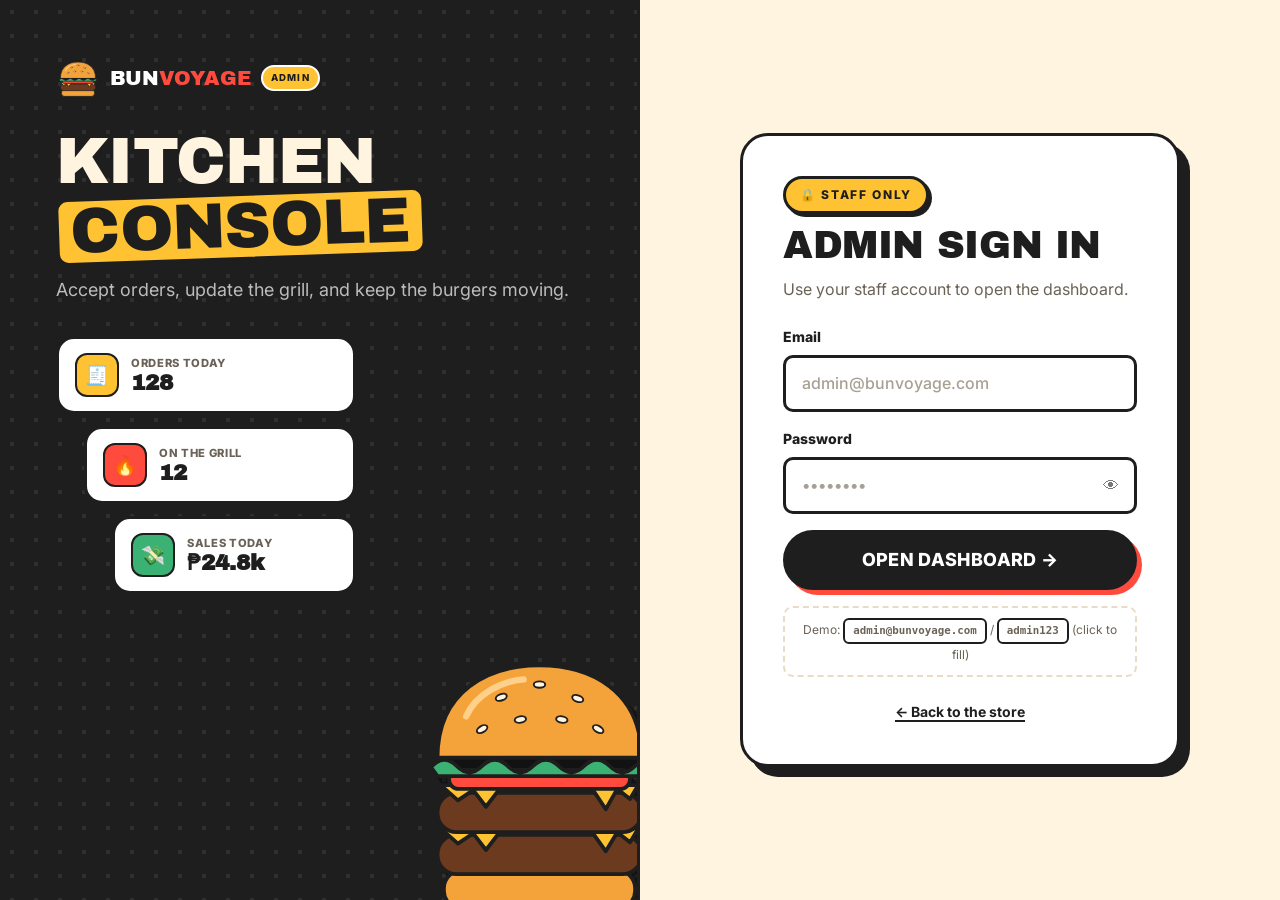
<file: admin/products.html>
<!DOCTYPE html>
<html lang="en">
<head>
  <meta charset="UTF-8" />
  <meta name="viewport" content="width=device-width, initial-scale=1.0" />
  <title>Products — Bun Voyage Admin</title>
  <meta name="robots" content="noindex" />
  <link rel="icon" href="../assets/images/products/burger-classic.svg" />

  <!-- Fonts -->
  <link rel="preconnect" href="https://fonts.googleapis.com" />
  <link rel="preconnect" href="https://fonts.gstatic.com" crossorigin />
  <link href="https://fonts.googleapis.com/css2?family=Archivo+Black&family=Inter:wght@400;500;600;800&display=swap" rel="stylesheet" />

  <!-- Base -->
  <link rel="stylesheet" href="../css/base/reset.css" />
  <link rel="stylesheet" href="../css/base/variables.css" />
  <link rel="stylesheet" href="../css/base/typography.css" />
  <!-- Components -->
  <link rel="stylesheet" href="../css/components/buttons.css" />
  <link rel="stylesheet" href="../css/components/cards.css" />
  <link rel="stylesheet" href="../css/components/forms.css" />
  <link rel="stylesheet" href="../css/components/modal.css" />
  <link rel="stylesheet" href="../css/components/toast.css" />
  <!-- Page -->
  <link rel="stylesheet" href="../css/animations.css" />
  <link rel="stylesheet" href="../css/pages/app.css" />
  <link rel="stylesheet" href="../css/pages/admin.css" />
</head>

<body class="admin" data-admin-page="products">

  <aside class="admin-sidebar" id="adminSidebar"></aside>

  <div class="admin-main">
    <header class="admin-topbar" id="adminTopbar"></header>

    <main class="admin-content">

      <!-- ================= PAGE HEAD ================= -->
      <div class="admin-head">
        <div>
          <p class="admin-head__date" id="productCountText">0 products</p>
          <h1>Pro<span class="hl-red">ducts</span></h1>
        </div>

        <div class="admin-head__actions">
          <button class="btn btn--sm" id="resetMenuBtn" type="button">↺ Reset menu</button>
          <button class="btn btn--primary btn--sm" id="addProductBtn" type="button">+ Add product</button>
        </div>
      </div>

      <!-- ================= QUICK STATS ================= -->
      <section class="mini-stats">
        <div class="mini-stat mini-stat--yellow">
          <span class="mini-stat__icon">🍔</span>
          <div><small>Total items</small><strong id="statTotal">0</strong></div>
        </div>
        <div class="mini-stat mini-stat--green">
          <span class="mini-stat__icon">✅</span>
          <div><small>Available</small><strong id="statAvailable">0</strong></div>
        </div>
        <div class="mini-stat mini-stat--orange">
          <span class="mini-stat__icon">⚠️</span>
          <div><small>Low stock (≤5)</small><strong id="statLow">0</strong></div>
        </div>
        <div class="mini-stat mini-stat--red">
          <span class="mini-stat__icon">⛔</span>
          <div><small>Sold out</small><strong id="statOut">0</strong></div>
        </div>
      </section>

      <!-- ================= TOOLBAR ================= -->
      <section class="admin-toolbar">
        <div class="search search--sm">
          <svg viewBox="0 0 24 24" width="18" height="18" aria-hidden="true"><circle cx="11" cy="11" r="7" fill="none" stroke="currentColor" stroke-width="2.5"/><path d="M20 20l-4-4" stroke="currentColor" stroke-width="2.5" stroke-linecap="round"/></svg>
          <input type="search" id="productSearch" placeholder="Search products" aria-label="Search products" />
        </div>

        <!-- Category chips (rendered by JS from CATEGORIES) -->
        <nav class="chips" id="productCats" aria-label="Category"></nav>

        <select id="stockFilter" class="select select--sm" aria-label="Stock filter">
          <option value="all">All stock</option>
          <option value="low">Low stock</option>
          <option value="out">Sold out</option>
          <option value="hidden">Hidden</option>
        </select>
      </section>

      <!-- ================= PRODUCTS TABLE ================= -->
      <section class="admin-card table-card">
        <div class="table-wrap">
          <table class="admin-table admin-table--products">
            <thead>
              <tr>
                <th>Product</th>
                <th>Category</th>
                <th>Price</th>
                <th>Stock</th>
                <th>Sold</th>
                <th>Visible</th>
                <th><span class="sr-only">Actions</span></th>
              </tr>
            </thead>
            <!-- Rows rendered by js/pages/admin-products.js -->
            <tbody id="productsTableBody"></tbody>
          </table>
        </div>
        <p class="empty-inline" id="noProducts" hidden>No products match your filters.</p>
      </section>
    </main>
  </div>

  <!-- ================= ADD / EDIT PRODUCT MODAL ================= -->
  <div class="modal" id="productModal" aria-hidden="true">
    <div class="modal__overlay" data-close-modal></div>
    <div class="modal__dialog modal__dialog--small modal__dialog--wide" role="dialog" aria-modal="true" aria-labelledby="pmTitle">
      <button class="modal__close icon-btn" data-close-modal aria-label="Close">✕</button>

      <h2 class="pm-title" id="pmTitle">Add product</h2>

      <div class="product-editor">

        <!-- ===== Form ===== -->
        <form id="productForm" class="product-editor__form" novalidate>
          <input type="hidden" name="id" />

          <div class="field">
            <label for="pfName">Name</label>
            <input type="text" id="pfName" name="name" maxlength="40" placeholder="e.g. Truffle Smash" required />
            <small class="field__error"></small>
          </div>

          <div class="form-grid">
            <div class="field">
              <label for="pfCategory">Category</label>
              <select id="pfCategory" name="category" class="select"></select> <!-- filled by JS -->
            </div>
            <div class="field">
              <label for="pfTag">Tag <span class="opt">Optional</span></label>
              <select id="pfTag" name="tag" class="select">
                <option value="">None</option>
                <option>Bestseller</option>
                <option>New</option>
                <option>Spicy</option>
                <option>Value</option>
              </select>
            </div>
          </div>

          <div class="form-grid form-grid--3">
            <div class="field">
              <label for="pfPrice">Price (₱)</label>
              <input type="number" id="pfPrice" name="price" min="1" step="1" required />
              <small class="field__error"></small>
            </div>
            <div class="field">
              <label for="pfStock">Stock</label>
              <input type="number" id="pfStock" name="stock" min="0" step="1" required />
              <small class="field__error"></small>
            </div>
            <div class="field">
              <label for="pfPrep">Prep (min)</label>
              <input type="number" id="pfPrep" name="prepTime" min="1" step="1" />
            </div>
          </div>

          <div class="form-grid">
            <div class="field">
              <label for="pfImage">Image</label>
              <select id="pfImage" name="image" class="select">
                <option value="burger-classic.svg">🍔 Classic burger</option>
                <option value="burger-double.svg">🍔 Double burger</option>
                <option value="burger-spicy.svg">🌶 Spicy burger</option>
                <option value="burger-chicken.svg">🍗 Chicken burger</option>
                <option value="fries.svg">🍟 Fries</option>
                <option value="soda.svg">🥤 Drink</option>
              </select>
            </div>
            <div class="field">
              <label for="pfAccent">Card color</label>
              <div class="color-row">
                <input type="color" id="pfAccent" name="accent" value="#FFC233" />
                <div class="swatches" id="pfSwatches">
                  <button type="button" class="swatch" data-color="#FFC233" style="--c:#FFC233" aria-label="Mustard"></button>
                  <button type="button" class="swatch" data-color="#FF4B3E" style="--c:#FF4B3E" aria-label="Red"></button>
                  <button type="button" class="swatch" data-color="#FF8A1F" style="--c:#FF8A1F" aria-label="Orange"></button>
                  <button type="button" class="swatch" data-color="#3BB273" style="--c:#3BB273" aria-label="Green"></button>
                  <button type="button" class="swatch" data-color="#8EC5FF" style="--c:#8EC5FF" aria-label="Blue"></button>
                  <button type="button" class="swatch" data-color="#A66BFF" style="--c:#A66BFF" aria-label="Purple"></button>
                </div>
              </div>
            </div>
          </div>

          <div class="field">
            <label for="pfDesc">Description</label>
            <textarea id="pfDesc" name="desc" rows="3" maxlength="160" placeholder="What makes it tasty?"></textarea>
            <small class="field__hint"><span id="pfDescCount">0</span>/160</small>
          </div>

          <div class="form-grid">
            <div class="field">
              <label for="pfCal">Calories</label>
              <input type="number" id="pfCal" name="calories" min="0" step="10" />
            </div>
            <div class="field field--switches">
              <label class="switch-inline">
                <span>⭐ Featured on landing</span>
                <span class="switch"><input type="checkbox" name="featured" /><span></span></span>
              </label>
              <label class="switch-inline">
                <span>👁 Visible in menu</span>
                <span class="switch"><input type="checkbox" name="available" checked /><span></span></span>
              </label>
            </div>
          </div>

          <p class="form-error" role="alert"></p>

          <div class="panel__actions">
            <button type="button" class="btn btn--sm" data-close-modal>Cancel</button>
            <button type="submit" class="btn btn--primary">Save product</button>
          </div>
        </form>

        <!-- ===== Live preview ===== -->
        <aside class="product-editor__preview" aria-label="Preview">
          <p class="product-editor__label">Live preview</p>
          <!-- preview card rendered by JS (same look as the customer menu) -->
          <div id="pfPreview"></div>
        </aside>
      </div>
    </div>
  </div>

  <!-- Confirm modal (used by Modal.confirm for delete / reset) -->
  <div class="modal" id="confirmModal" aria-hidden="true">
    <div class="modal__overlay" data-close-modal></div>
    <div class="modal__dialog modal__dialog--small" role="dialog" aria-modal="true" aria-labelledby="confirmTitle">
      <div class="confirm">
        <div class="confirm__icon" id="confirmIcon">🗑</div>
        <h2 id="confirmTitle">Delete product?</h2>
        <p id="confirmText"></p>
        <div class="confirm__actions">
          <button class="btn" data-close-modal type="button">Cancel</button>
          <button class="btn btn--primary" id="confirmOkBtn" type="button">Delete</button>
        </div>
      </div>
    </div>
  </div>

  <!-- Toasts -->
  <div class="toasts" id="toasts" aria-live="polite"></div>

  <!-- ================= SCRIPTS ================= -->
  <script src="../js/data/products.js"></script>
  <script src="../js/core/storage.js"></script>
  <script src="../js/core/auth.js"></script>
  <script>Auth.guardAdmin();</script>
  <script src="../js/core/cart.js"></script>
  <script src="../js/core/orders.js"></script>
  <script src="../js/ui/toast.js"></script>
  <script src="../js/ui/modal.js"></script>
  <script src="../js/ui/adminShell.js"></script>
  <script src="../js/pages/admin-products.js"></script>
</body>
</html>
</file>
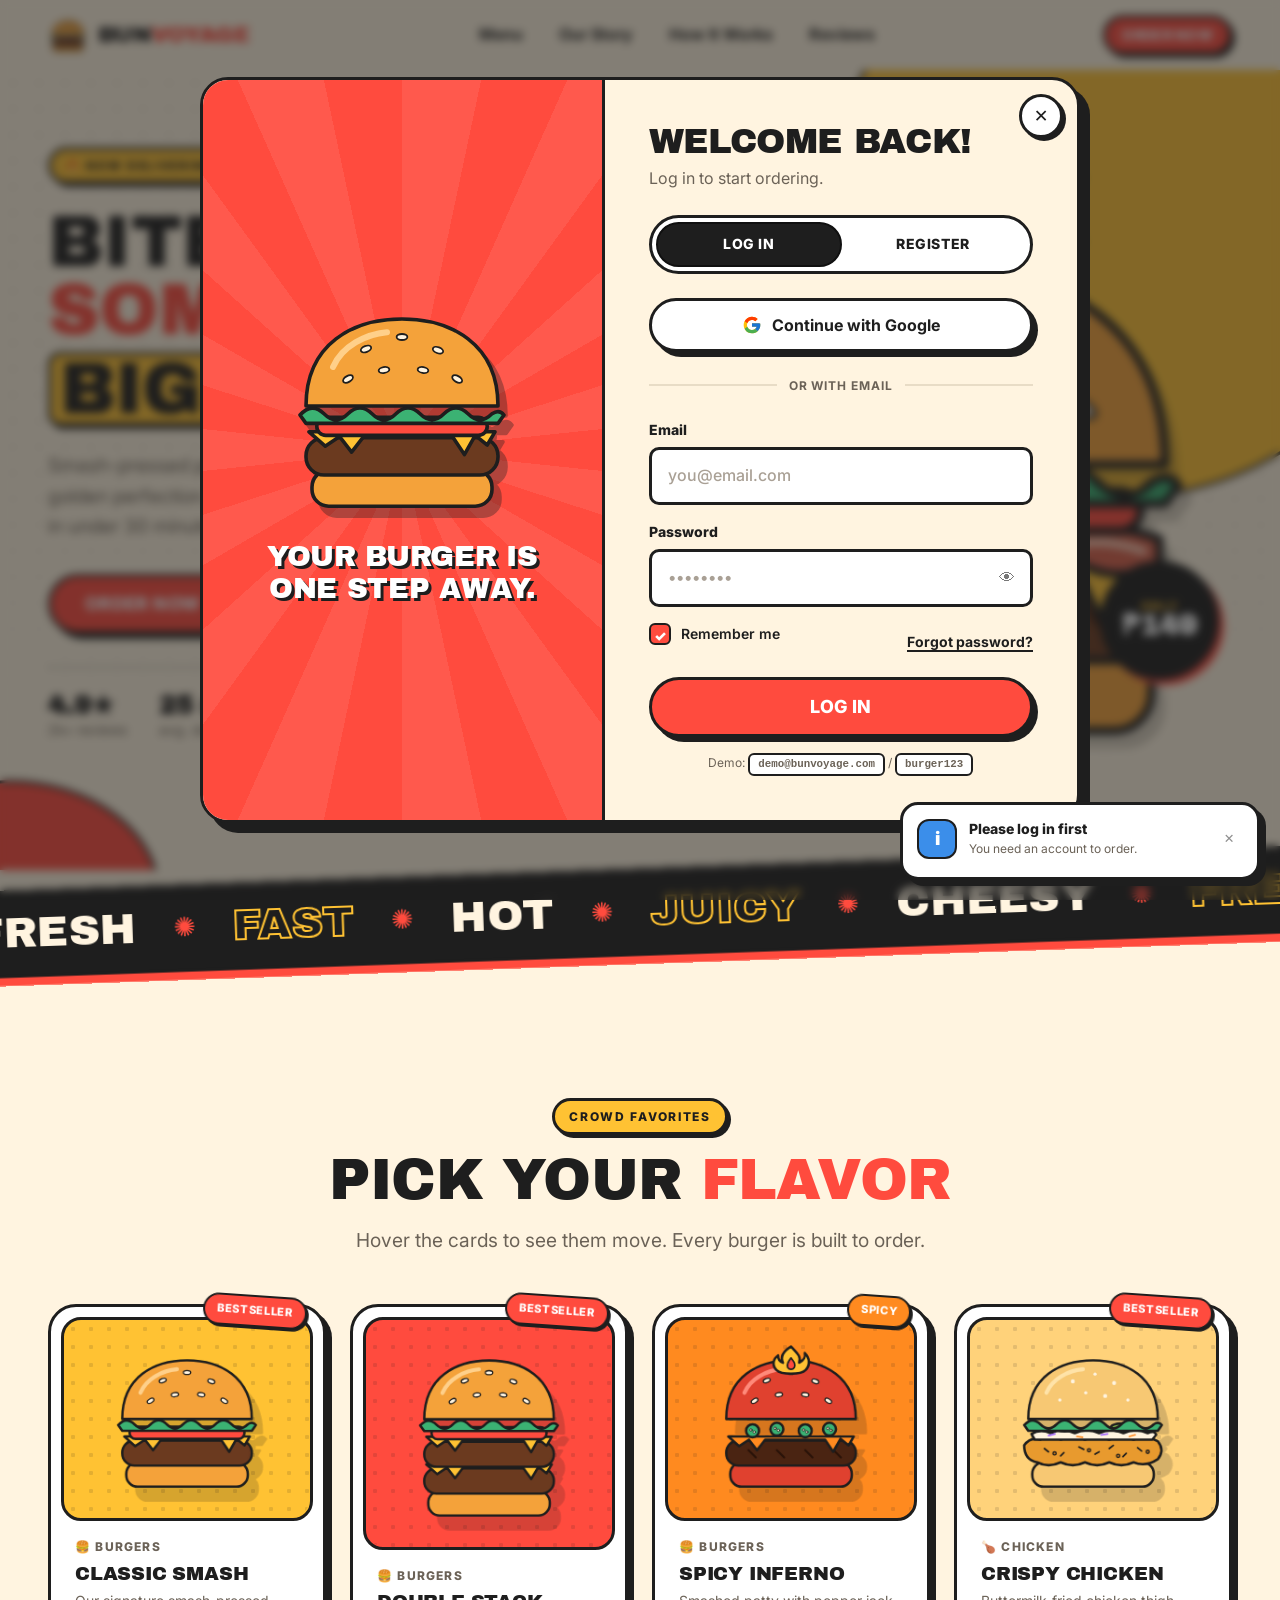
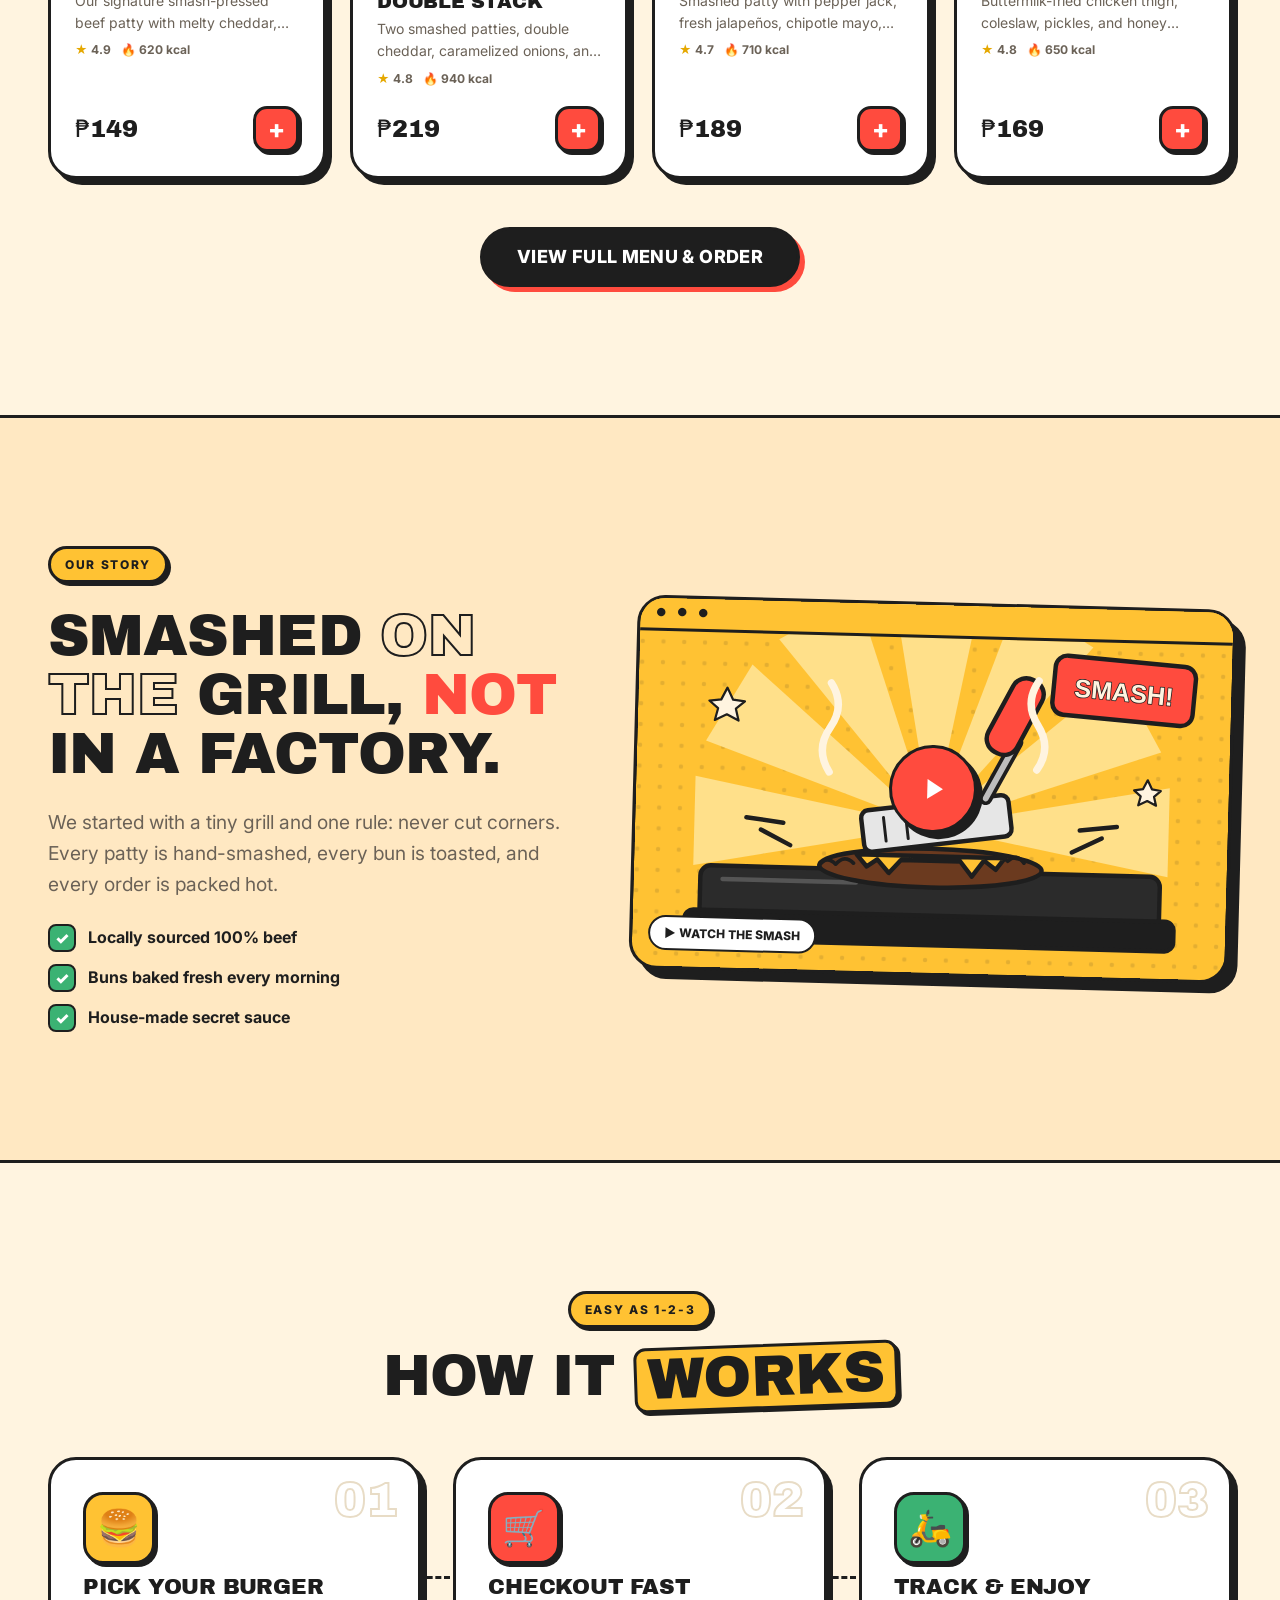
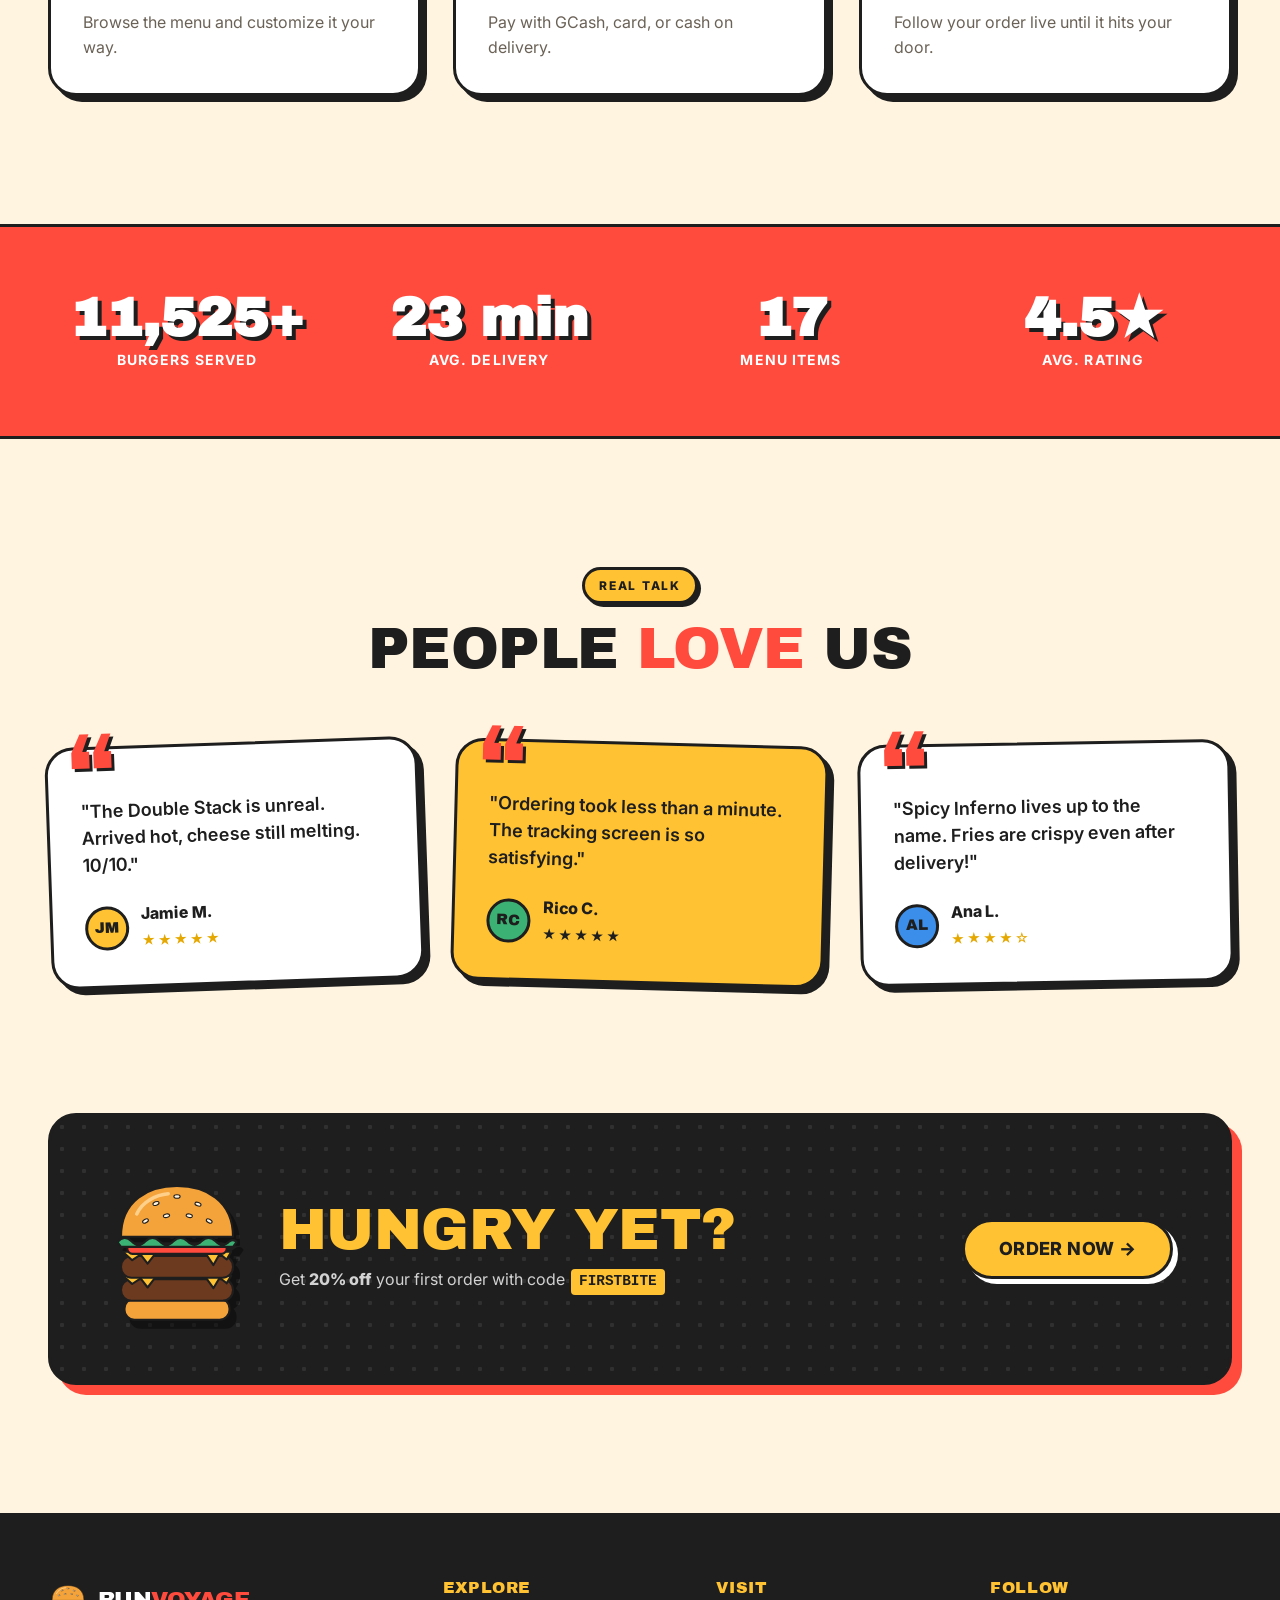
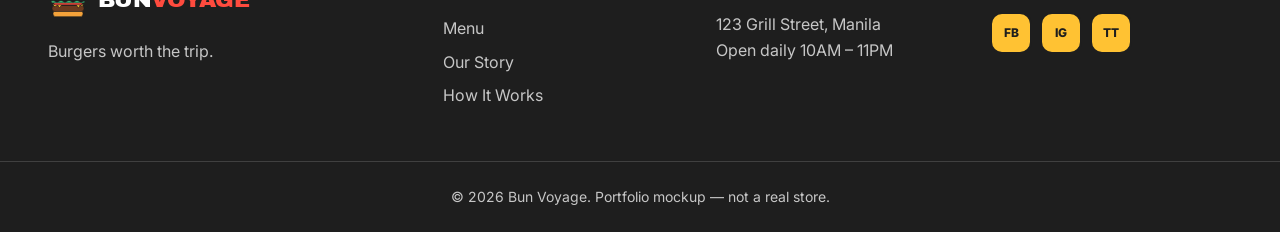
<file: app/account.html>
<!DOCTYPE html>
<html lang="en">
<head>
  <meta charset="UTF-8" />
  <meta name="viewport" content="width=device-width, initial-scale=1.0" />
  <title>My Account — Bun Voyage</title>
  <link rel="icon" href="../assets/images/products/burger-classic.svg" />

  <!-- Fonts -->
  <link rel="preconnect" href="https://fonts.googleapis.com" />
  <link rel="preconnect" href="https://fonts.gstatic.com" crossorigin />
  <link href="https://fonts.googleapis.com/css2?family=Archivo+Black&family=Inter:wght@400;500;600;800&display=swap" rel="stylesheet" />

  <!-- Base -->
  <link rel="stylesheet" href="../css/base/reset.css" />
  <link rel="stylesheet" href="../css/base/variables.css" />
  <link rel="stylesheet" href="../css/base/typography.css" />
  <!-- Components -->
  <link rel="stylesheet" href="../css/components/buttons.css" />
  <link rel="stylesheet" href="../css/components/navbar.css" />
  <link rel="stylesheet" href="../css/components/cards.css" />
  <link rel="stylesheet" href="../css/components/forms.css" />
  <link rel="stylesheet" href="../css/components/modal.css" />
  <link rel="stylesheet" href="../css/components/toast.css" />
  <!-- Page -->
  <link rel="stylesheet" href="../css/animations.css" />
  <link rel="stylesheet" href="../css/pages/app.css" />
  <link rel="stylesheet" href="../css/pages/account.css" />
</head>

<body class="app" data-page="account">

  <header class="app-nav" id="appNav"></header>

  <main class="app-main container">

    <!-- ================= PROFILE HEADER ================= -->
    <section class="profile-card">
      <div class="profile-card__avatar">
        <span class="avatar avatar--xl" id="profileAvatar" style="--c:var(--mustard)">JD</span>
        <button class="profile-card__edit icon-btn" type="button" id="changeAvatarBtn" aria-label="Change avatar color">🎨</button>
      </div>

      <div class="profile-card__info">
        <h1 id="profileName">Juan Dela Cruz</h1>
        <p id="profileEmail">juan@email.com</p>
        <div class="profile-card__badges">
          <span class="badge" id="providerBadge">✉️ Email account</span>
          <span class="badge badge--yellow" id="memberSince">Member since —</span>
        </div>
      </div>

      <!-- Loyalty card -->
      <div class="loyalty">
        <div class="loyalty__head">
          <span>🍔 Bun Points</span>
          <strong id="pointsValue">0</strong>
        </div>
        <div class="progress progress--dark"><span id="pointsBar" style="width:0%"></span></div>
        <small id="pointsText">Earn 1 point per ₱10 spent. 100 pts = free burger!</small>
      </div>
    </section>

    <!-- ================= ACCOUNT LAYOUT ================= -->
    <section class="account-layout">

      <!-- Side tabs -->
      <nav class="account-tabs" role="tablist" aria-label="Account sections">
        <button class="account-tab is-active" role="tab" data-panel="profile" aria-selected="true">👤 <span>Profile</span></button>
        <button class="account-tab" role="tab" data-panel="addresses" aria-selected="false">📍 <span>Addresses</span></button>
        <button class="account-tab" role="tab" data-panel="security" aria-selected="false">🔒 <span>Security</span></button>
        <button class="account-tab" role="tab" data-panel="preferences" aria-selected="false">⚙️ <span>Preferences</span></button>
        <button class="account-tab account-tab--danger" type="button" id="logoutBtn">🚪 <span>Log out</span></button>
      </nav>

      <div class="account-panels">

        <!-- ========== PROFILE ========== -->
        <section class="panel account-panel is-active" id="panel-profile" role="tabpanel">
          <h2 class="panel__title">Personal info</h2>
          <form id="profileForm" novalidate>
            <div class="form-grid">
              <div class="field">
                <label for="pfName">Full name</label>
                <input type="text" id="pfName" name="name" autocomplete="name" required />
                <small class="field__error"></small>
              </div>
              <div class="field">
                <label for="pfPhone">Mobile number</label>
                <input type="tel" id="pfPhone" name="phone" placeholder="09XX XXX XXXX" autocomplete="tel" />
                <small class="field__error"></small>
              </div>
            </div>
            <div class="form-grid">
              <div class="field">
                <label for="pfEmail">Email</label>
                <input type="email" id="pfEmail" name="email" disabled />
                <small class="field__hint">Email can't be changed in this demo.</small>
              </div>
              <div class="field">
                <label for="pfBirthday">Birthday <span class="opt">Optional</span></label>
                <input type="date" id="pfBirthday" name="birthday" />
                <small class="field__hint">We'll send you a birthday treat 🎂</small>
              </div>
            </div>
            <div class="panel__actions">
              <button type="reset" class="btn btn--sm">Reset</button>
              <button type="submit" class="btn btn--primary">Save changes</button>
            </div>
          </form>
        </section>

        <!-- ========== ADDRESSES ========== -->
        <section class="panel account-panel" id="panel-addresses" role="tabpanel" hidden>
          <div class="panel__head">
            <h2 class="panel__title">Saved addresses</h2>
            <button class="btn btn--sm btn--yellow" type="button" id="addAddressBtn">+ Add address</button>
          </div>

          <!-- Address cards (rendered by js/pages/account.js) -->
          <ul class="address-list" id="addressList"></ul>

          <p class="empty-inline" id="noAddress" hidden>No saved addresses yet.</p>

          <!-- Add / edit address form -->
          <form class="address-form" id="addressForm" hidden novalidate>
            <input type="hidden" name="id" />
            <div class="form-grid">
              <div class="field">
                <label for="adLabel">Label</label>
                <select id="adLabel" name="label" class="select">
                  <option>🏠 Home</option>
                  <option>🏢 Work</option>
                  <option>🎓 School</option>
                  <option>📍 Other</option>
                </select>
              </div>
              <div class="field">
                <label for="adLandmark">Landmark <span class="opt">Optional</span></label>
                <input type="text" id="adLandmark" name="landmark" />
              </div>
            </div>
            <div class="field">
              <label for="adAddress">Full address</label>
              <input type="text" id="adAddress" name="address" placeholder="House no., street, barangay, city" required />
              <small class="field__error"></small>
            </div>
            <label class="checkbox"><input type="checkbox" name="isDefault" /> <span>Set as default</span></label>
            <div class="panel__actions">
              <button type="button" class="btn btn--sm" id="cancelAddressBtn">Cancel</button>
              <button type="submit" class="btn btn--primary">Save address</button>
            </div>
          </form>
        </section>

        <!-- ========== SECURITY ========== -->
        <section class="panel account-panel" id="panel-security" role="tabpanel" hidden>
          <h2 class="panel__title">Change password</h2>

          <!-- Shown instead of the form for Google accounts -->
          <div class="notice" id="googleNotice" hidden>
            <span>🔐</span>
            <p>You signed in with <strong>Google</strong>. Manage your password from your Google account.</p>
          </div>

          <form id="passwordForm" novalidate>
            <div class="field">
              <label for="pwCurrent">Current password</label>
              <input type="password" id="pwCurrent" name="current" autocomplete="current-password" required />
              <small class="field__error"></small>
            </div>
            <div class="form-grid">
              <div class="field">
                <label for="pwNew">New password</label>
                <input type="password" id="pwNew" name="next" autocomplete="new-password" required />
                <div class="pw-meter"><span></span></div>
                <small class="field__error"></small>
              </div>
              <div class="field">
                <label for="pwConfirm">Confirm new password</label>
                <input type="password" id="pwConfirm" name="confirm" autocomplete="new-password" required />
                <small class="field__error"></small>
              </div>
            </div>
            <div class="panel__actions">
              <button type="submit" class="btn btn--primary">Update password</button>
            </div>
          </form>

          <h2 class="panel__title mt-32">Active session</h2>
          <div class="session">
            <span>💻</span>
            <div><strong id="sessionDevice">This browser</strong><small id="sessionTime">Logged in —</small></div>
            <span class="badge badge--green">Current</span>
          </div>
        </section>

        <!-- ========== PREFERENCES ========== -->
        <section class="panel account-panel" id="panel-preferences" role="tabpanel" hidden>
          <h2 class="panel__title">Preferences</h2>
          <form id="prefsForm">
            <ul class="switch-list">
              <li>
                <div><strong>Order updates</strong><small>Notify me when my order status changes</small></div>
                <label class="switch"><input type="checkbox" name="notifyOrders" checked /><span></span></label>
              </li>
              <li>
                <div><strong>Promos &amp; deals</strong><small>Get exclusive discount codes</small></div>
                <label class="switch"><input type="checkbox" name="notifyPromos" checked /><span></span></label>
              </li>
              <li>
                <div><strong>Reduce motion</strong><small>Turn off 3D tilt &amp; floating animations</small></div>
                <label class="switch"><input type="checkbox" name="reduceMotion" /><span></span></label>
              </li>
            </ul>

            <div class="field">
              <label for="defaultPayment">Default payment</label>
              <select id="defaultPayment" name="defaultPayment" class="select">
                <option value="gcash">GCash</option>
                <option value="card">Card</option>
                <option value="cod">Cash on delivery</option>
              </select>
            </div>

            <div class="panel__actions">
              <button type="submit" class="btn btn--primary">Save preferences</button>
            </div>
          </form>

          <!-- Danger zone -->
          <div class="danger-zone">
            <h3>Danger zone</h3>
            <p>Reset clears your cart, orders, and saved data in this browser (demo only).</p>
            <button class="btn btn--sm btn--dark" type="button" id="resetDataBtn">♻️ Reset demo data</button>
          </div>
        </section>
      </div>
    </section>
  </main>

  <!-- ================= CONFIRM MODAL (logout / reset) ================= -->
  <div class="modal" id="confirmModal" aria-hidden="true">
    <div class="modal__overlay" data-close-modal></div>
    <div class="modal__dialog modal__dialog--small" role="dialog" aria-modal="true" aria-labelledby="confirmTitle">
      <div class="confirm">
        <div class="confirm__icon" id="confirmIcon">🚪</div>
        <h2 id="confirmTitle">Log out?</h2>
        <p id="confirmText">You'll need to log in again to order.</p>
        <div class="confirm__actions">
          <button class="btn" data-close-modal type="button">Cancel</button>
          <button class="btn btn--primary" id="confirmOkBtn" type="button">Yes, log out</button>
        </div>
      </div>
    </div>
  </div>

  <nav class="bottom-nav" id="bottomNav" aria-label="Mobile"></nav>
  <div class="toasts" id="toasts" aria-live="polite"></div>

  <!-- ================= SCRIPTS ================= -->
  <script src="../js/data/products.js"></script>
  <script src="../js/core/storage.js"></script>
  <script src="../js/core/auth.js"></script>
  <script>Auth.guard();</script>
  <script src="../js/core/cart.js"></script>
  <script src="../js/core/orders.js"></script>
  <script src="../js/ui/toast.js"></script>
  <script src="../js/ui/modal.js"></script>
  <script src="../js/ui/navbar.js"></script>
  <script src="../js/pages/account.js"></script>
</body>
</html>
</file>
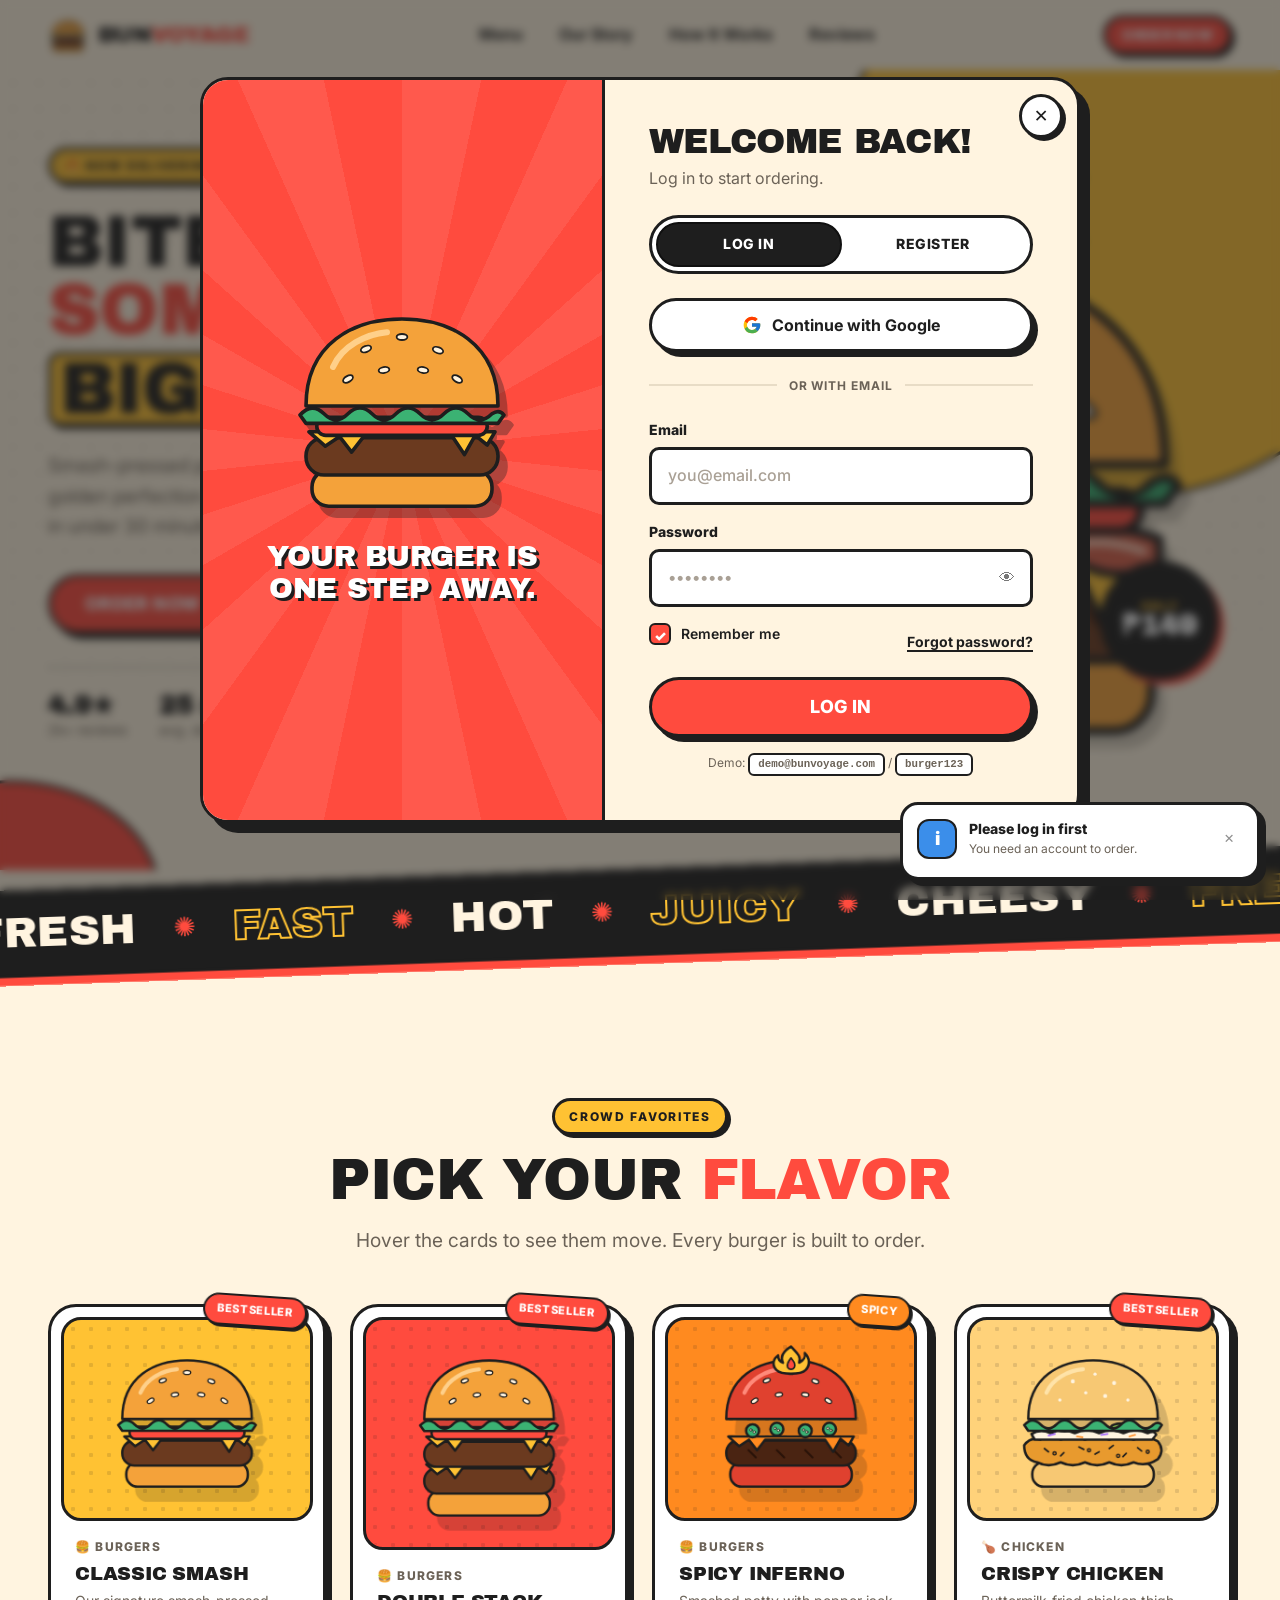
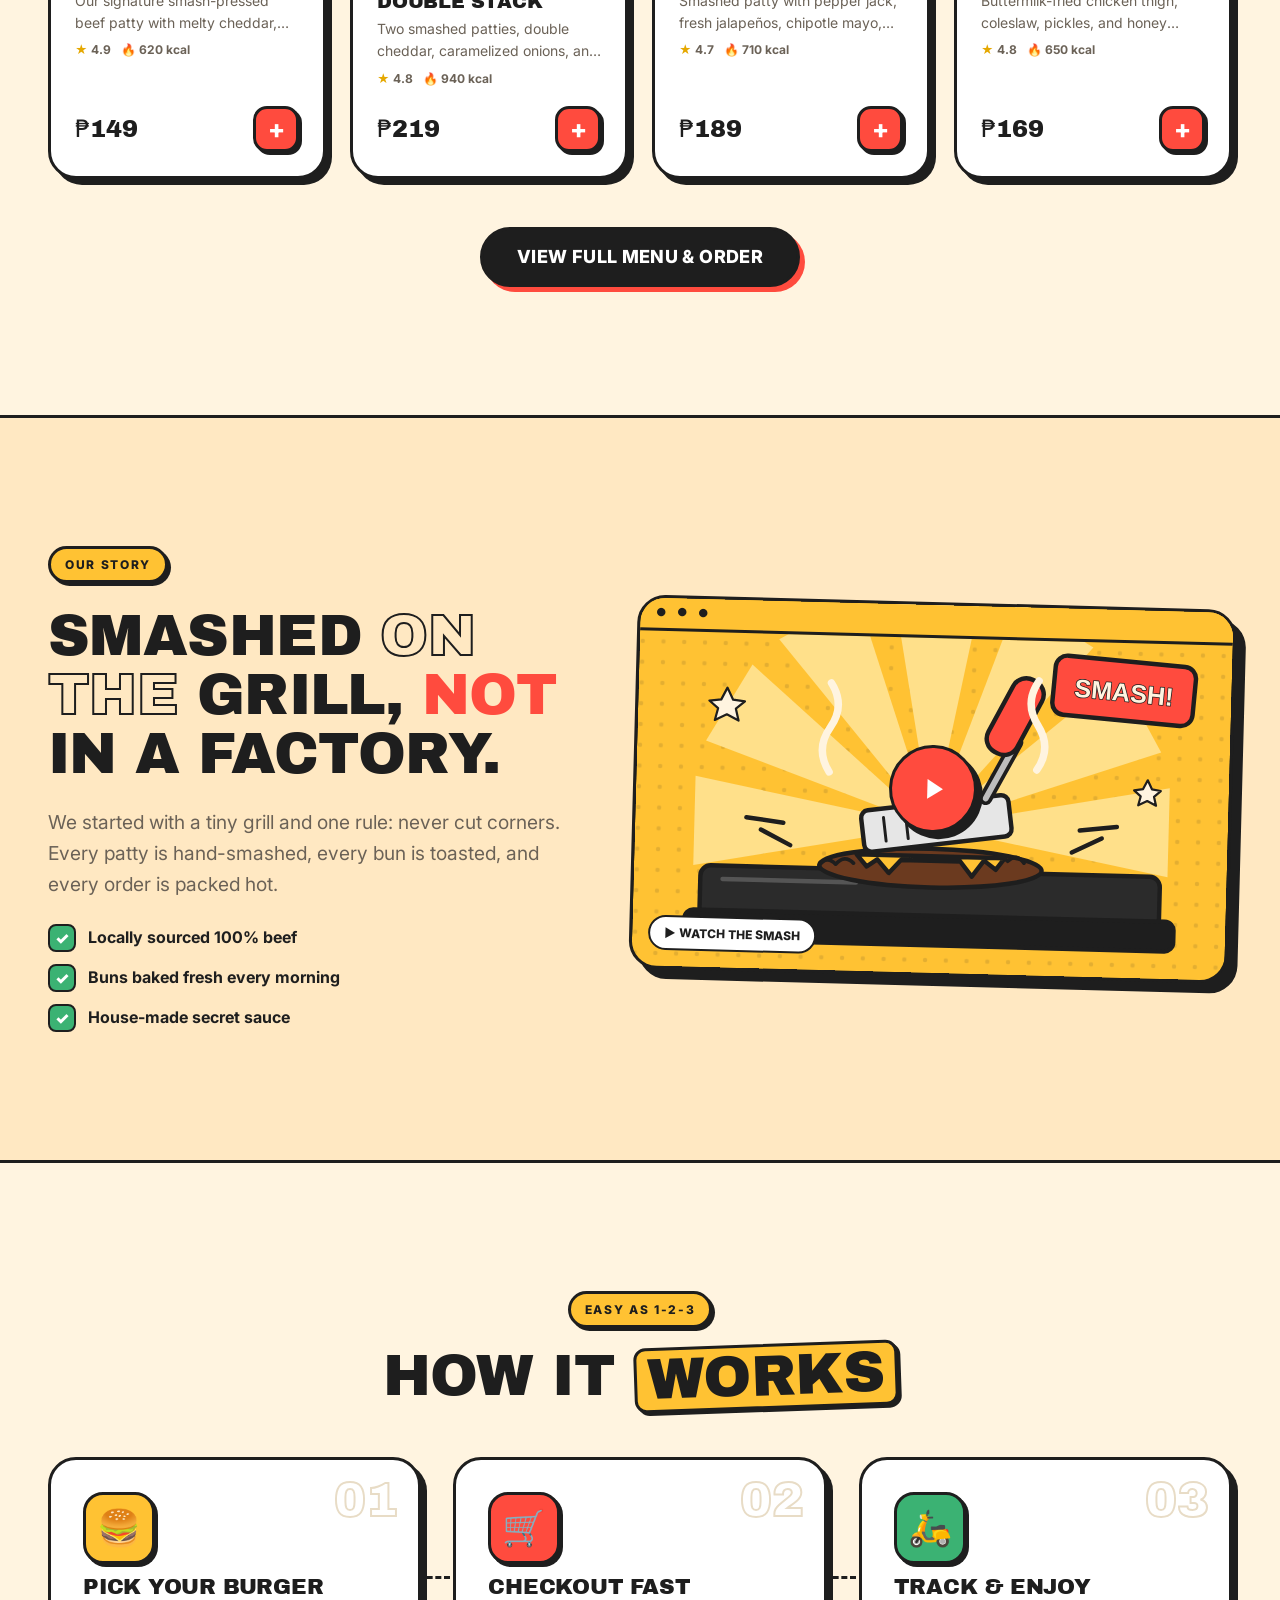
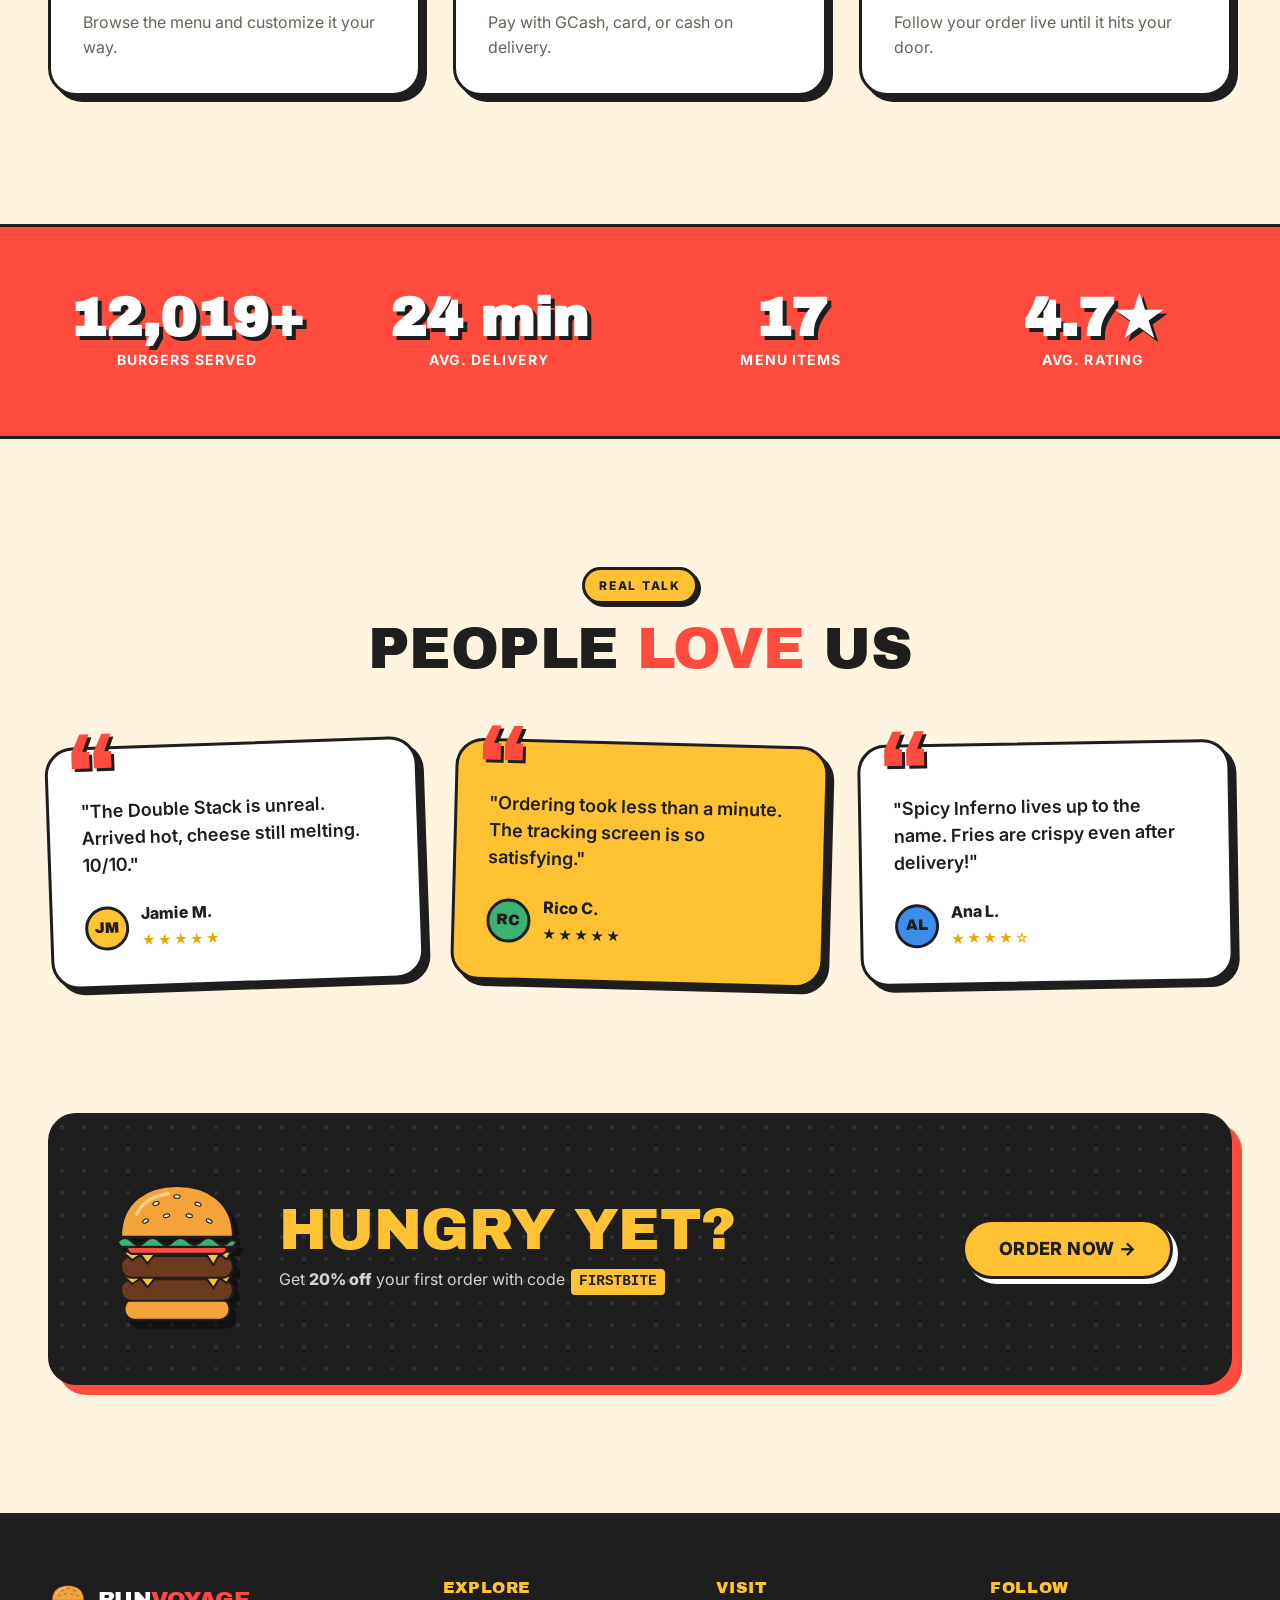
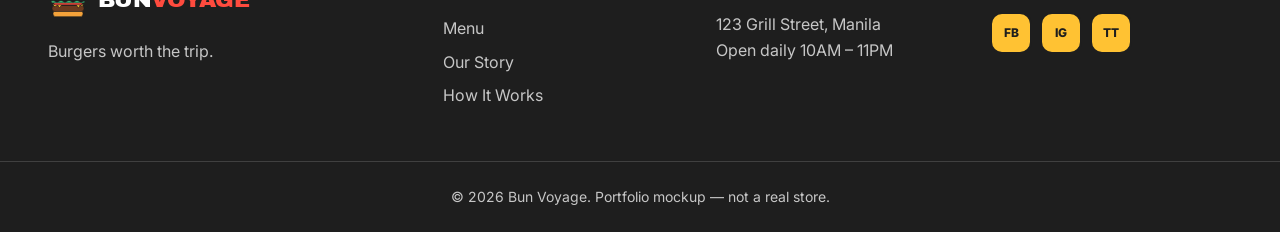
<file: app/cart.html>
<!DOCTYPE html>
<html lang="en">
<head>
  <meta charset="UTF-8" />
  <meta name="viewport" content="width=device-width, initial-scale=1.0" />
  <title>Your Cart — Bun Voyage</title>
  <link rel="icon" href="../assets/images/products/burger-classic.svg" />

  <!-- Fonts -->
  <link rel="preconnect" href="https://fonts.googleapis.com" />
  <link rel="preconnect" href="https://fonts.gstatic.com" crossorigin />
  <link href="https://fonts.googleapis.com/css2?family=Archivo+Black&family=Inter:wght@400;500;600;800&display=swap" rel="stylesheet" />

  <!-- Base -->
  <link rel="stylesheet" href="../css/base/reset.css" />
  <link rel="stylesheet" href="../css/base/variables.css" />
  <link rel="stylesheet" href="../css/base/typography.css" />
  <!-- Components -->
  <link rel="stylesheet" href="../css/components/buttons.css" />
  <link rel="stylesheet" href="../css/components/navbar.css" />
  <link rel="stylesheet" href="../css/components/cards.css" />
  <link rel="stylesheet" href="../css/components/forms.css" />
  <link rel="stylesheet" href="../css/components/toast.css" />
  <!-- Page -->
  <link rel="stylesheet" href="../css/animations.css" />
  <link rel="stylesheet" href="../css/pages/app.css" />
  <link rel="stylesheet" href="../css/pages/cart.css" />
</head>

<body class="app" data-page="cart">

  <header class="app-nav" id="appNav"></header>

  <main class="app-main container">

    <!-- Page header -->
    <div class="page-head">
      <div>
        <h1>Your <span class="hl-box">Cart</span></h1>
        <p class="page-head__sub" id="cartCountText">0 items</p>
      </div>
      <button class="btn btn--sm" id="clearCartBtn" hidden>🗑 Clear cart</button>
    </div>

    <!-- Checkout steps indicator -->
    <ol class="stepper" aria-label="Checkout progress">
      <li class="stepper__item is-active"><span>1</span> Cart</li>
      <li class="stepper__item"><span>2</span> Checkout</li>
      <li class="stepper__item"><span>3</span> Track</li>
    </ol>

    <!-- ================= CART LAYOUT ================= -->
    <section class="cart-layout" id="cartLayout">

      <!-- LEFT: items -->
      <div class="cart-items">

        <!-- Free delivery progress -->
        <div class="free-delivery" id="freeDelivery">
          <p id="freeDeliveryText">Add <strong>₱500</strong> more for <strong>FREE delivery</strong> 🛵</p>
          <div class="progress"><span id="freeDeliveryBar" style="width:0%"></span></div>
        </div>

        <!-- Items list (rendered by js/pages/cart.js) -->
        <ul class="cart-list" id="cartList"></ul>

        <!-- Upsell -->
        <div class="upsell" id="upsell">
          <h3>Make it a meal? 🍟🥤</h3>
          <div class="upsell__grid" id="upsellGrid"></div>
        </div>

        <a href="home.html" class="link back-link">← Continue shopping</a>
      </div>

      <!-- RIGHT: summary -->
      <aside class="summary" aria-label="Order summary">
        <h2 class="summary__title">Order Summary</h2>

        <!-- Promo code -->
        <form class="promo" id="promoForm" novalidate>
          <label for="promoInput" class="sr-only">Promo code</label>
          <input type="text" id="promoInput" placeholder="Promo code" autocomplete="off" />
          <button type="submit" class="btn btn--sm btn--dark">Apply</button>
        </form>
        <p class="promo__msg" id="promoMsg"></p>

        <dl class="summary__rows">
          <div class="summary__row"><dt>Subtotal</dt><dd id="sumSubtotal">₱0</dd></div>
          <div class="summary__row"><dt>Delivery fee</dt><dd id="sumDelivery">₱0</dd></div>
          <div class="summary__row summary__row--discount" id="discountRow" hidden>
            <dt>Discount <span class="code" id="discountCode"></span></dt>
            <dd id="sumDiscount">−₱0</dd>
          </div>
          <div class="summary__row summary__row--total"><dt>Total</dt><dd id="sumTotal">₱0</dd></div>
        </dl>

        <a href="checkout.html" class="btn btn--primary btn--block btn--lg" id="checkoutBtn">
          Proceed to Checkout →
        </a>

        <ul class="summary__perks">
          <li>🔒 Secure checkout</li>
          <li>⏱ Delivered in ~25 min</li>
          <li>💸 GCash, Card, or COD</li>
        </ul>

        <p class="summary__hint">Try codes: <code>FIRSTBITE</code> (20% off) · <code>FREESHIP</code></p>
      </aside>
    </section>

    <!-- ================= EMPTY STATE ================= -->
    <section class="empty-state" id="emptyCart" hidden>
      <img src="../assets/images/products/burger-classic.svg" alt="" class="anim-float" />
      <h3>Your cart is empty</h3>
      <p>Looks like you haven't added any burgers yet.</p>
      <a href="home.html" class="btn btn--primary btn--lg">Browse the menu</a>
    </section>
  </main>

  <!-- Mobile sticky checkout bar -->
  <div class="mobile-checkout" id="mobileCheckout">
    <div><small>Total</small><strong id="mobileTotal">₱0</strong></div>
    <a href="checkout.html" class="btn btn--primary">Checkout →</a>
  </div>

  <nav class="bottom-nav" id="bottomNav" aria-label="Mobile"></nav>
  <div class="toasts" id="toasts" aria-live="polite"></div>

  <!-- ================= SCRIPTS ================= -->
  <script src="../js/data/products.js"></script>
  <script src="../js/core/storage.js"></script>
  <script src="../js/core/auth.js"></script>
  <script>Auth.guard();</script>
  <script src="../js/core/cart.js"></script>
  <script src="../js/ui/toast.js"></script>
  <script src="../js/ui/navbar.js"></script>
  <script src="../js/pages/cart.js"></script>
</body>
</html>
</file>
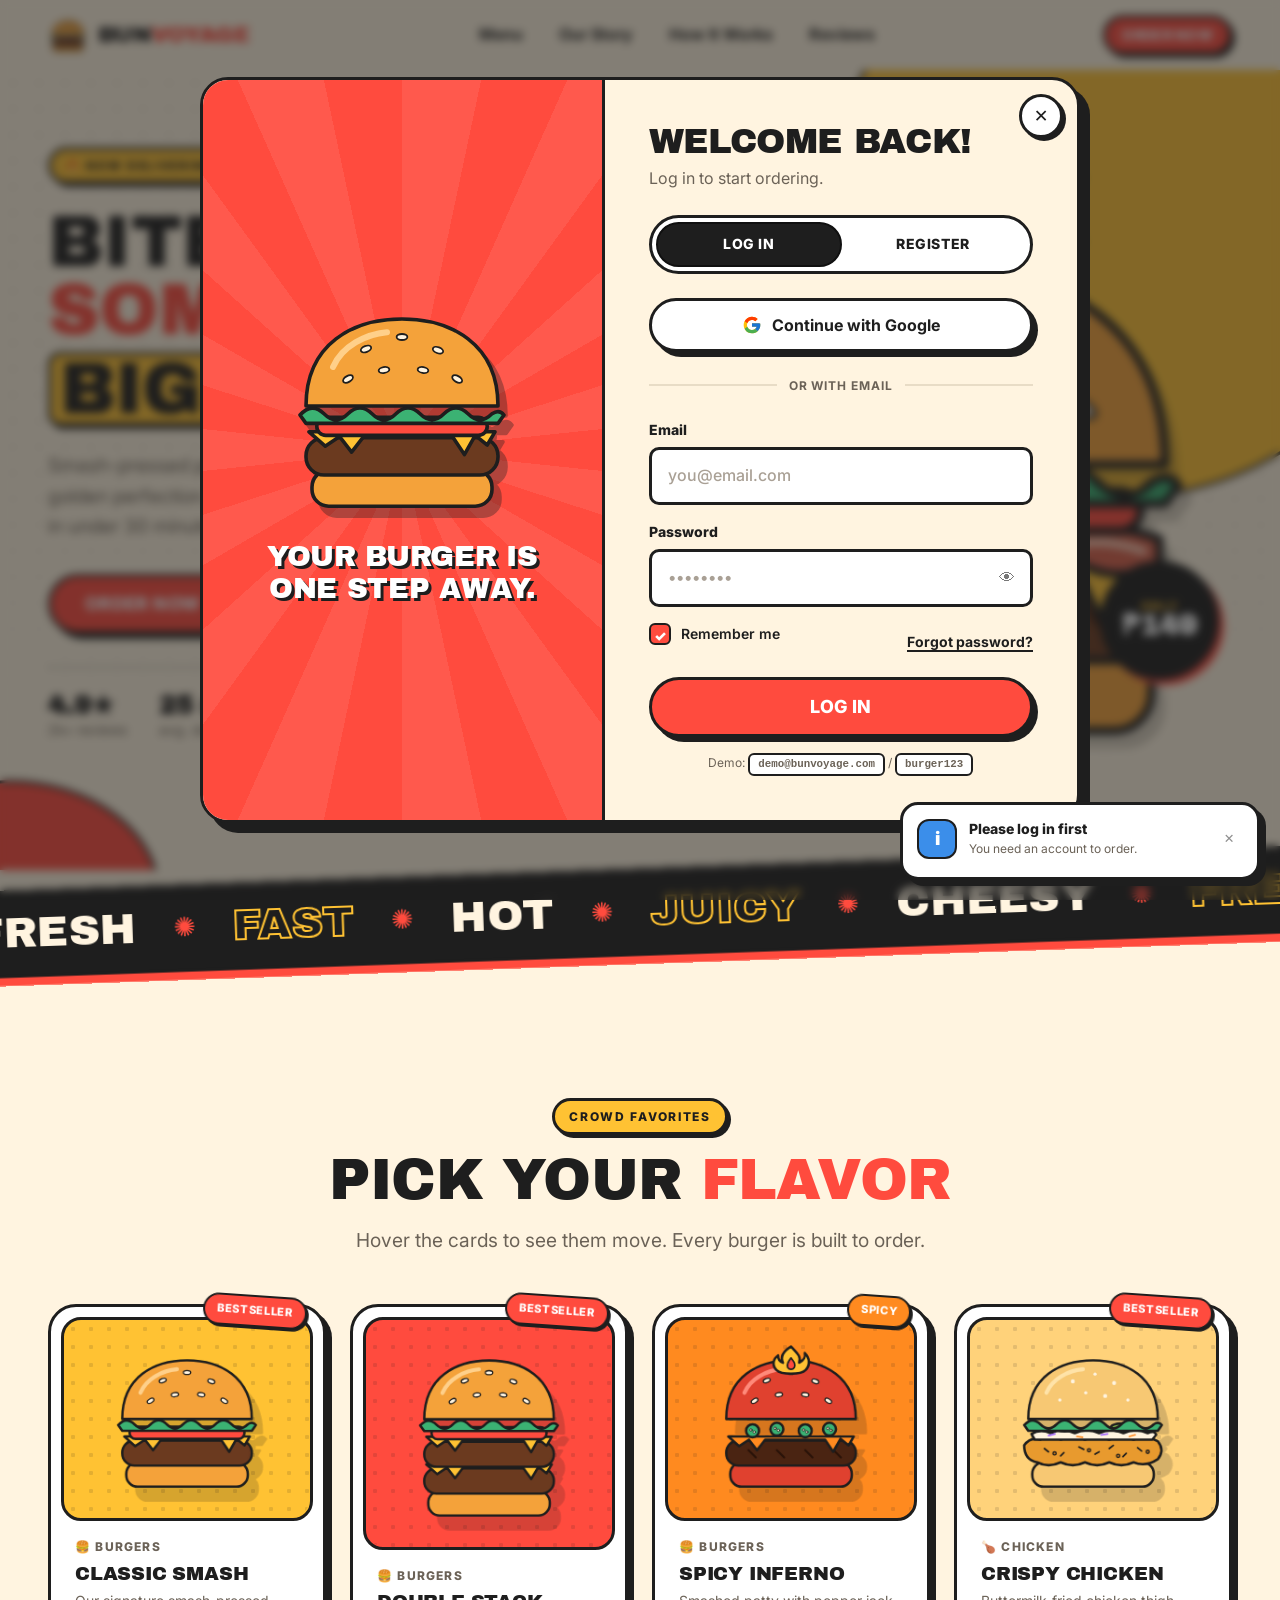
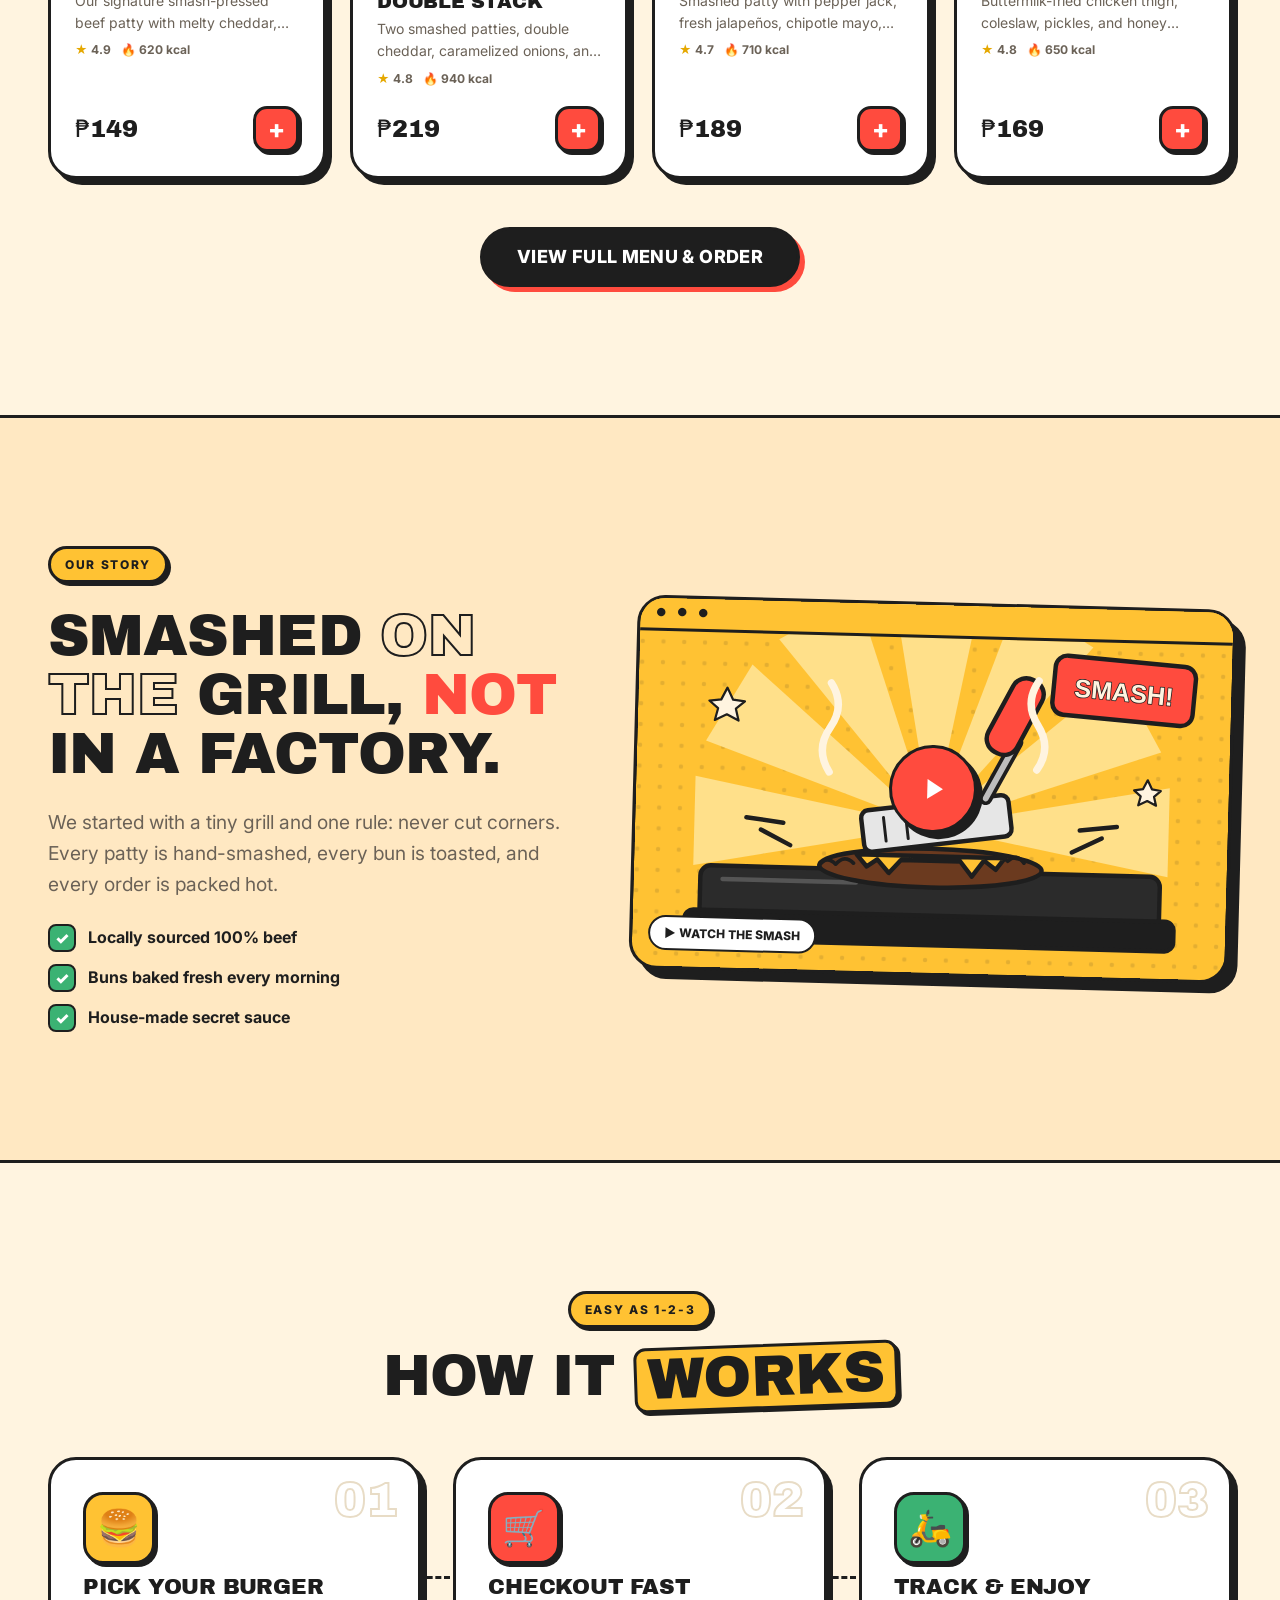
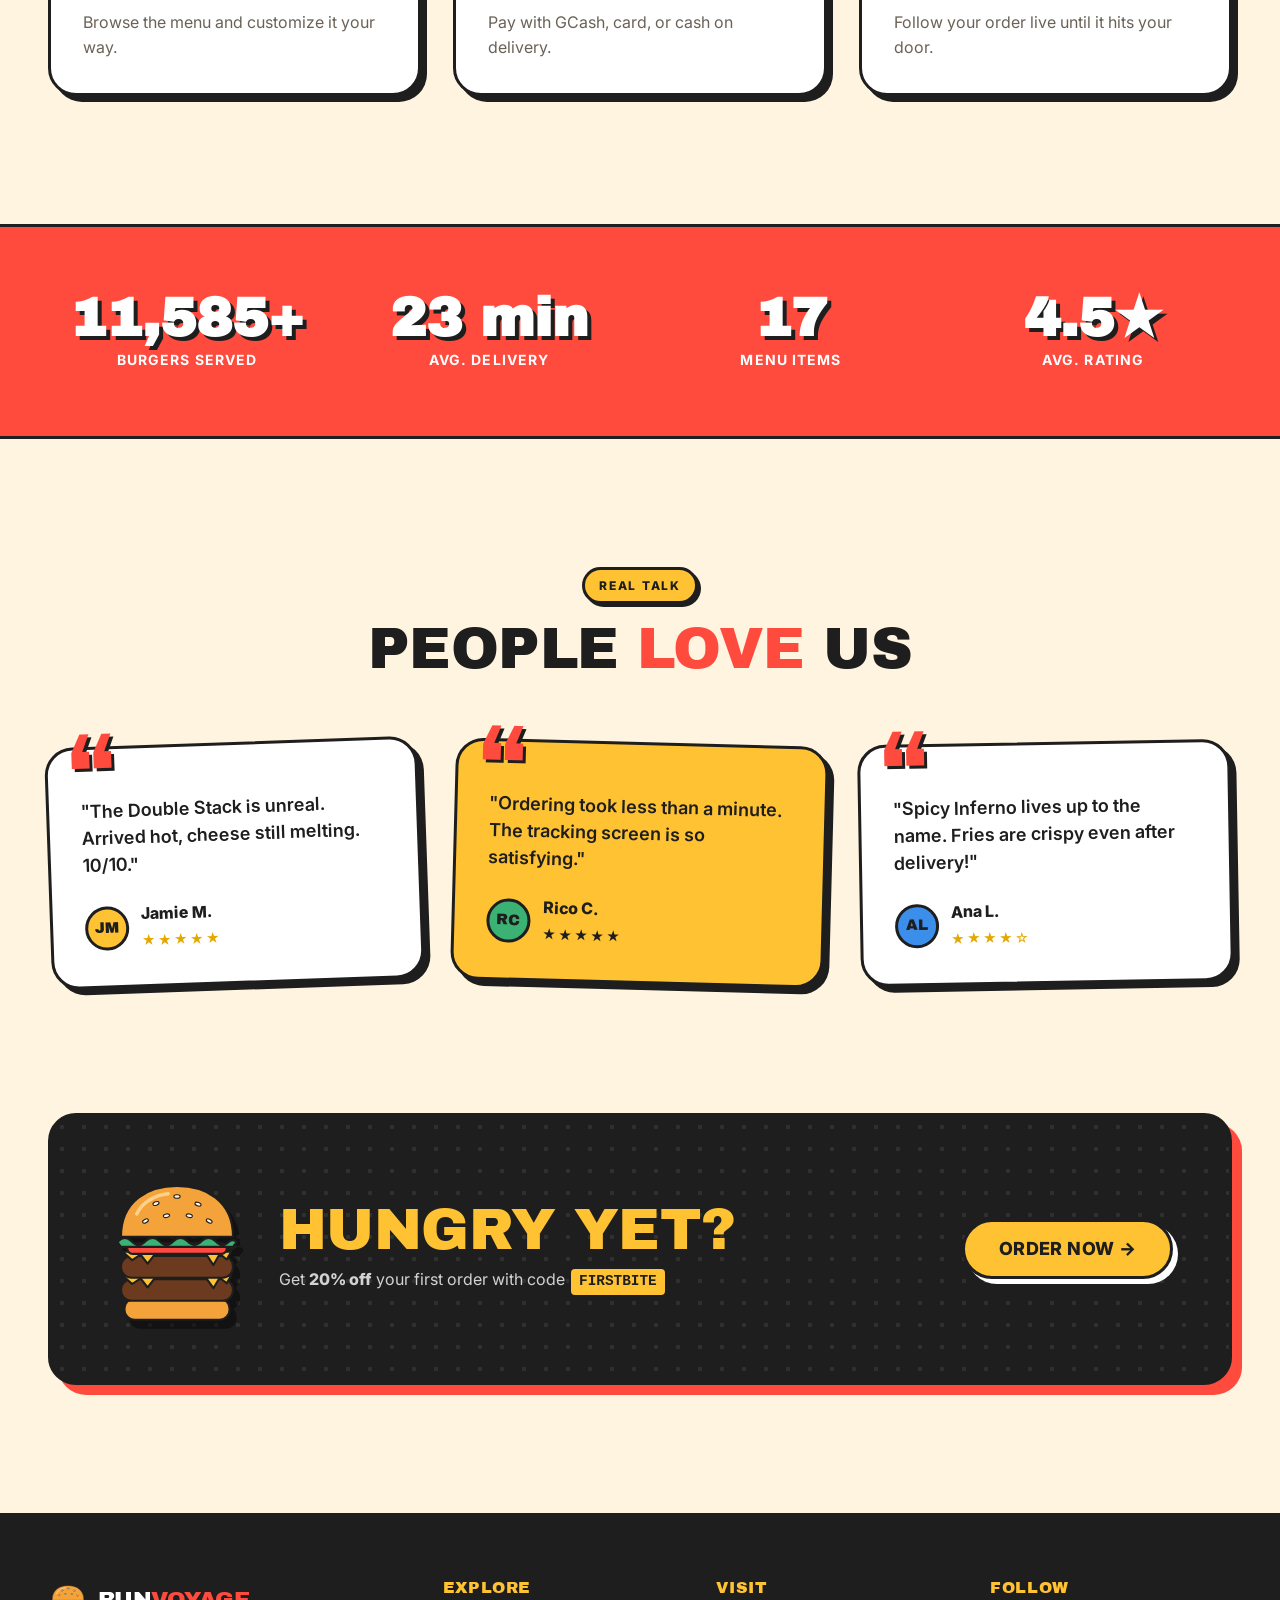
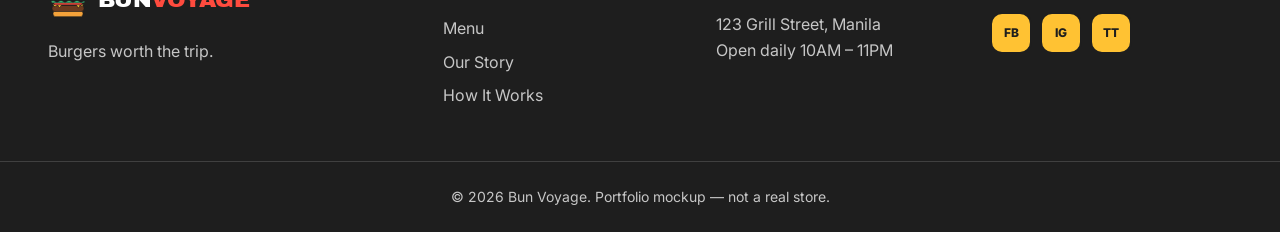
<file: app/checkout.html>
<!DOCTYPE html>
<html lang="en">
<head>
  <meta charset="UTF-8" />
  <meta name="viewport" content="width=device-width, initial-scale=1.0" />
  <title>Checkout — Bun Voyage</title>
  <link rel="icon" href="../assets/images/products/burger-classic.svg" />

  <!-- Fonts -->
  <link rel="preconnect" href="https://fonts.googleapis.com" />
  <link rel="preconnect" href="https://fonts.gstatic.com" crossorigin />
  <link href="https://fonts.googleapis.com/css2?family=Archivo+Black&family=Inter:wght@400;500;600;800&display=swap" rel="stylesheet" />

  <!-- Base -->
  <link rel="stylesheet" href="../css/base/reset.css" />
  <link rel="stylesheet" href="../css/base/variables.css" />
  <link rel="stylesheet" href="../css/base/typography.css" />
  <!-- Components -->
  <link rel="stylesheet" href="../css/components/buttons.css" />
  <link rel="stylesheet" href="../css/components/navbar.css" />
  <link rel="stylesheet" href="../css/components/cards.css" />
  <link rel="stylesheet" href="../css/components/forms.css" />
  <link rel="stylesheet" href="../css/components/modal.css" />
  <link rel="stylesheet" href="../css/components/toast.css" />
  <!-- Page -->
  <link rel="stylesheet" href="../css/animations.css" />
  <link rel="stylesheet" href="../css/pages/app.css" />
  <link rel="stylesheet" href="../css/pages/checkout.css" />
</head>

<body class="app" data-page="cart">

  <header class="app-nav" id="appNav"></header>

  <main class="app-main container">

    <div class="page-head">
      <div>
        <a href="cart.html" class="link back-link">← Back to cart</a>
        <h1><span class="hl-box">Checkout</span></h1>
      </div>
    </div>

    <ol class="stepper" aria-label="Checkout progress">
      <li class="stepper__item is-done"><span>✓</span> Cart</li>
      <li class="stepper__item is-active"><span>2</span> Checkout</li>
      <li class="stepper__item"><span>3</span> Track</li>
    </ol>

    <form class="checkout-layout" id="checkoutForm" novalidate>

      <!-- ================= LEFT: FORM ================= -->
      <div class="checkout-main">

        <!-- 1. ORDER TYPE -->
        <section class="panel">
          <h2 class="panel__title"><span class="panel__num">1</span> Order type</h2>
          <div class="segmented" role="radiogroup" aria-label="Order type">
            <label class="segmented__opt">
              <input type="radio" name="orderType" value="delivery" checked />
              <span>🛵 Delivery <small>+₱49</small></span>
            </label>
            <label class="segmented__opt">
              <input type="radio" name="orderType" value="pickup" />
              <span>🏪 Pickup <small>Free</small></span>
            </label>
          </div>
        </section>

        <!-- 2. CONTACT & ADDRESS -->
        <section class="panel">
          <h2 class="panel__title"><span class="panel__num">2</span> Contact details</h2>

          <div class="form-grid">
            <div class="field">
              <label for="coName">Full name</label>
              <input type="text" id="coName" name="name" autocomplete="name" required />
              <small class="field__error"></small>
            </div>
            <div class="field">
              <label for="coPhone">Mobile number</label>
              <input type="tel" id="coPhone" name="phone" placeholder="09XX XXX XXXX" autocomplete="tel" required />
              <small class="field__error"></small>
            </div>
          </div>

          <!-- Hidden by JS when "Pickup" is selected -->
          <div id="addressFields">
            <div class="field">
              <label for="coAddress">Delivery address</label>
              <input type="text" id="coAddress" name="address" placeholder="House no., street, barangay, city" autocomplete="street-address" required />
              <small class="field__error"></small>
            </div>
            <div class="field">
              <label for="coLandmark">Landmark <span class="opt">Optional</span></label>
              <input type="text" id="coLandmark" name="landmark" placeholder="e.g. beside the blue gate" />
            </div>
          </div>

          <!-- Shown by JS when "Pickup" is selected -->
          <div class="pickup-info" id="pickupInfo" hidden>
            <span>📍</span>
            <div>
              <strong>Bun Voyage — Grill Street Branch</strong>
              <p>123 Grill Street, Manila · Open 10AM – 11PM</p>
            </div>
          </div>

          <label class="checkbox">
            <input type="checkbox" name="saveAddress" checked /> <span>Save these details to my account</span>
          </label>
        </section>

        <!-- 3. TIME -->
        <section class="panel">
          <h2 class="panel__title"><span class="panel__num">3</span> When?</h2>
          <div class="segmented" role="radiogroup" aria-label="Order time">
            <label class="segmented__opt">
              <input type="radio" name="timing" value="asap" checked />
              <span>⚡ ASAP <small>~25 min</small></span>
            </label>
            <label class="segmented__opt">
              <input type="radio" name="timing" value="schedule" />
              <span>🗓 Schedule <small>Pick a time</small></span>
            </label>
          </div>
          <div class="field" id="scheduleField" hidden>
            <label for="coTime">Preferred time</label>
            <select id="coTime" name="scheduleTime" class="select"></select> <!-- filled by JS -->
          </div>
        </section>

        <!-- 4. PAYMENT -->
        <section class="panel">
          <h2 class="panel__title"><span class="panel__num">4</span> Payment method</h2>

          <div class="pay-grid" role="radiogroup" aria-label="Payment method">
            <label class="pay-card">
              <input type="radio" name="payment" value="gcash" checked />
              <span class="pay-card__body">
                <span class="pay-card__icon" style="--c:var(--blue)">G</span>
                <strong>GCash</strong><small>Pay via e-wallet</small>
              </span>
            </label>
            <label class="pay-card">
              <input type="radio" name="payment" value="card" />
              <span class="pay-card__body">
                <span class="pay-card__icon" style="--c:var(--mustard)">💳</span>
                <strong>Card</strong><small>Visa / Mastercard</small>
              </span>
            </label>
            <label class="pay-card">
              <input type="radio" name="payment" value="cod" />
              <span class="pay-card__body">
                <span class="pay-card__icon" style="--c:var(--green)">₱</span>
                <strong>Cash</strong><small>Pay on delivery</small>
              </span>
            </label>
          </div>

          <!-- GCash fields -->
          <div class="pay-fields" data-pay="gcash">
            <div class="field">
              <label for="gcashNum">GCash number</label>
              <input type="tel" id="gcashNum" name="gcashNumber" placeholder="09XX XXX XXXX" />
              <small class="field__error"></small>
            </div>
          </div>

          <!-- Card fields -->
          <div class="pay-fields" data-pay="card" hidden>
            <div class="mock-card" aria-hidden="true">
              <span class="mock-card__chip"></span>
              <p class="mock-card__num" id="cardPreviewNum">•••• •••• •••• ••••</p>
              <div class="mock-card__row">
                <span id="cardPreviewName">YOUR NAME</span>
                <span id="cardPreviewExp">MM/YY</span>
              </div>
            </div>
            <div class="field">
              <label for="cardNum">Card number</label>
              <input type="text" id="cardNum" name="cardNumber" inputmode="numeric" maxlength="19" placeholder="1234 5678 9012 3456" autocomplete="cc-number" />
              <small class="field__error"></small>
            </div>
            <div class="form-grid form-grid--3">
              <div class="field">
                <label for="cardName">Name on card</label>
                <input type="text" id="cardName" name="cardName" autocomplete="cc-name" />
                <small class="field__error"></small>
              </div>
              <div class="field">
                <label for="cardExp">Expiry</label>
                <input type="text" id="cardExp" name="cardExp" maxlength="5" placeholder="MM/YY" autocomplete="cc-exp" />
                <small class="field__error"></small>
              </div>
              <div class="field">
                <label for="cardCvv">CVV</label>
                <input type="password" id="cardCvv" name="cardCvv" maxlength="3" inputmode="numeric" placeholder="•••" autocomplete="cc-csc" />
                <small class="field__error"></small>
              </div>
            </div>
            <p class="mock-note">🔒 Mockup only — card details are never saved.</p>
          </div>

          <!-- COD -->
          <div class="pay-fields" data-pay="cod" hidden>
            <div class="field">
              <label for="changeFor">Change for <span class="opt">Optional</span></label>
              <input type="number" id="changeFor" name="changeFor" placeholder="e.g. 1000" min="0" />
            </div>
          </div>
        </section>

        <!-- 5. NOTES -->
        <section class="panel">
          <h2 class="panel__title"><span class="panel__num">5</span> Note to rider</h2>
          <textarea name="riderNote" rows="2" maxlength="150" placeholder="e.g. Please ring the doorbell twice"></textarea>
        </section>
      </div>

      <!-- ================= RIGHT: SUMMARY ================= -->
      <aside class="summary" aria-label="Order summary">
        <h2 class="summary__title">Your Order</h2>

        <!-- Mini item list (rendered by js/pages/checkout.js) -->
        <ul class="mini-list" id="miniList"></ul>

        <dl class="summary__rows">
          <div class="summary__row"><dt>Subtotal</dt><dd id="sumSubtotal">₱0</dd></div>
          <div class="summary__row"><dt>Delivery fee</dt><dd id="sumDelivery">₱0</dd></div>
          <div class="summary__row summary__row--discount" id="discountRow" hidden>
            <dt>Discount <span class="code" id="discountCode"></span></dt>
            <dd id="sumDiscount">−₱0</dd>
          </div>
          <div class="summary__row summary__row--total"><dt>Total</dt><dd id="sumTotal">₱0</dd></div>
        </dl>

        <p class="form-error" id="checkoutError" role="alert"></p>

        <button type="submit" class="btn btn--primary btn--block btn--lg" id="placeOrderBtn">
          Place Order • <span id="btnTotal">₱0</span>
        </button>

        <p class="summary__legal">By placing your order you agree to our Terms. This is a portfolio mockup; no real payment is made.</p>
      </aside>
    </form>
  </main>

  <!-- ================= SUCCESS MODAL ================= -->
  <div class="modal" id="successModal" aria-hidden="true">
    <div class="modal__overlay"></div>
    <div class="modal__dialog modal__dialog--small" role="dialog" aria-modal="true" aria-labelledby="successTitle">
      <div class="success">
        <div class="success__check">✓</div>
        <h2 id="successTitle">Order placed!</h2>
        <p>Your order <strong id="successOrderId">#BV-0000</strong> is being sent to the kitchen.</p>
        <p class="success__eta">Estimated arrival: <strong id="successEta">--:--</strong></p>
        <div class="success__actions">
          <a href="orders.html" class="btn btn--primary btn--block" id="trackBtn">Track my order →</a>
          <a href="home.html" class="btn btn--block">Back to menu</a>
        </div>
      </div>
    </div>
  </div>

  <!-- Confetti canvas -->
  <canvas id="confetti" class="confetti" aria-hidden="true"></canvas>

  <nav class="bottom-nav" id="bottomNav" aria-label="Mobile"></nav>
  <div class="toasts" id="toasts" aria-live="polite"></div>

  <!-- ================= SCRIPTS ================= -->
  <script src="../js/data/products.js"></script>
  <script src="../js/core/storage.js"></script>
  <script src="../js/core/auth.js"></script>
  <script>Auth.guard();</script>
  <script src="../js/core/cart.js"></script>
  <script src="../js/core/orders.js"></script>
  <script src="../js/ui/toast.js"></script>
  <script src="../js/ui/modal.js"></script>
  <script src="../js/ui/navbar.js"></script>
  <script src="../js/effects/confetti.js"></script>
  <script src="../js/pages/checkout.js"></script>
</body>
</html>
</file>
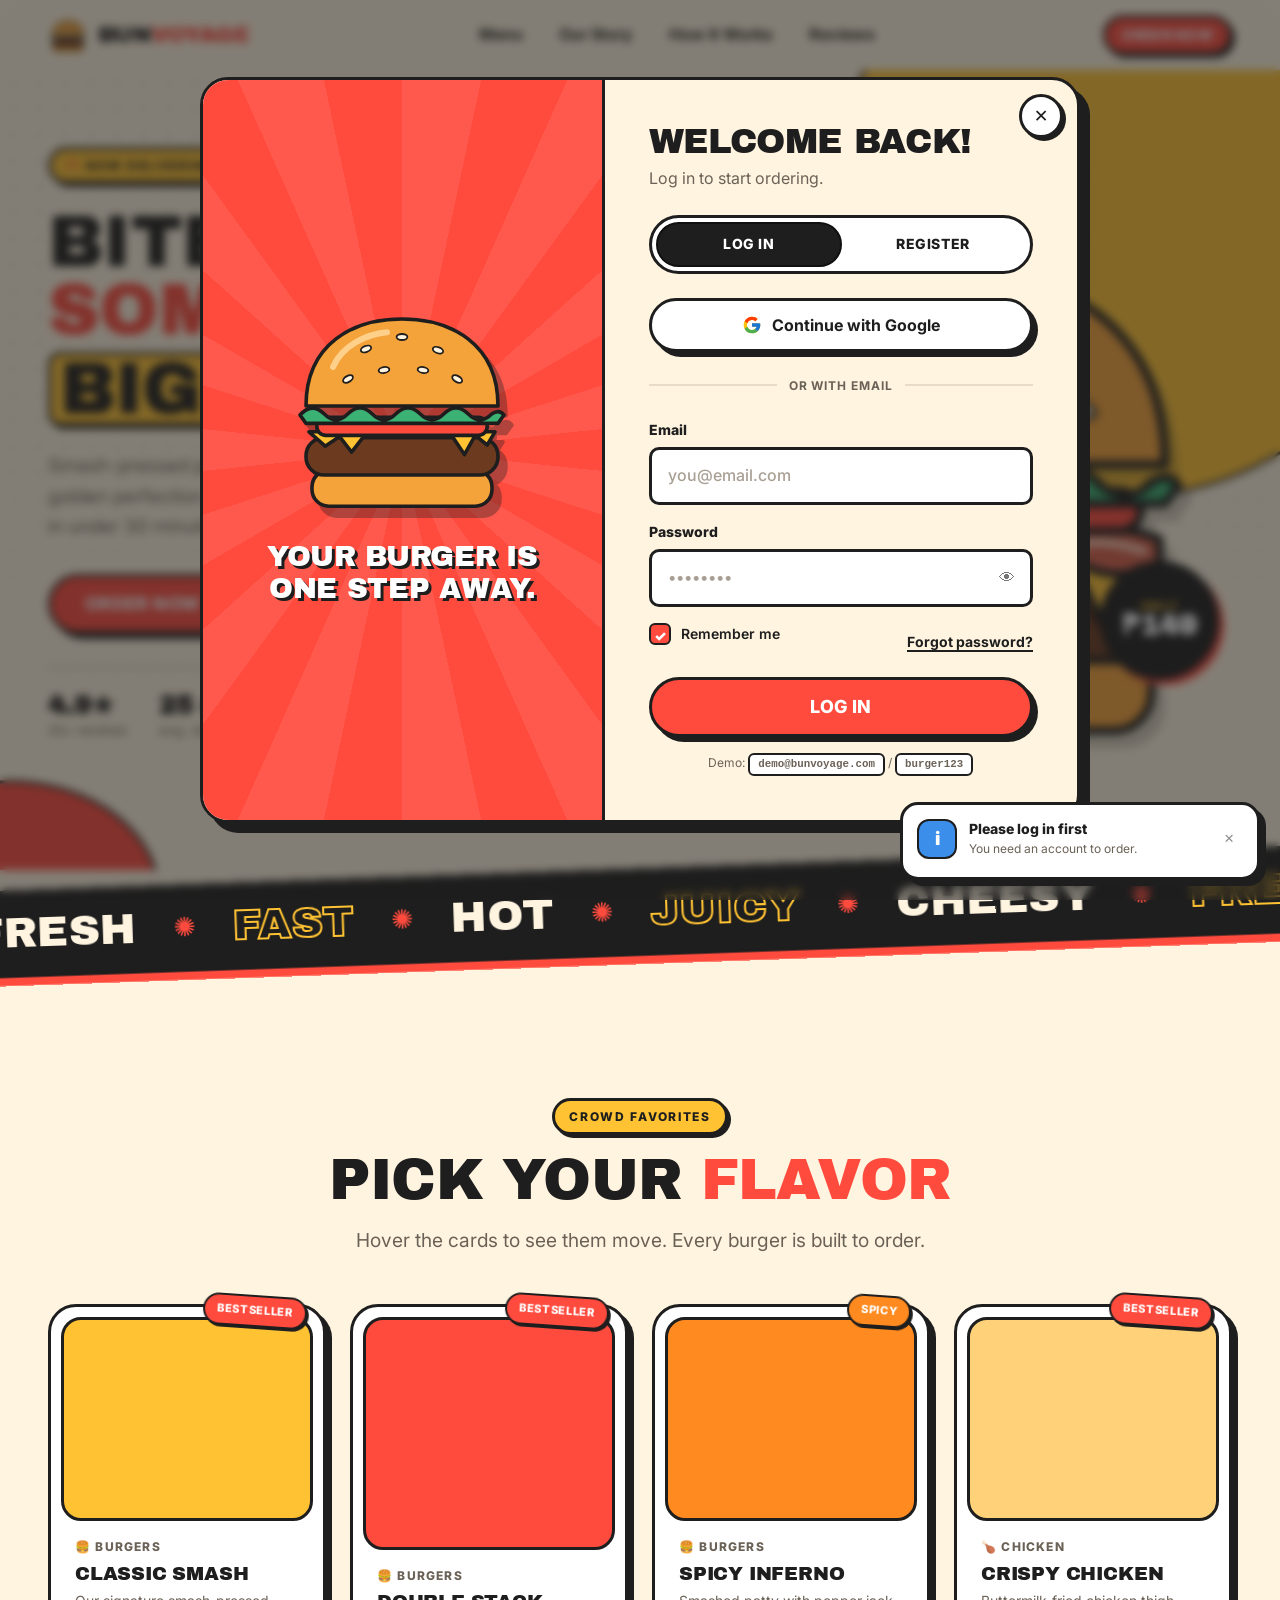
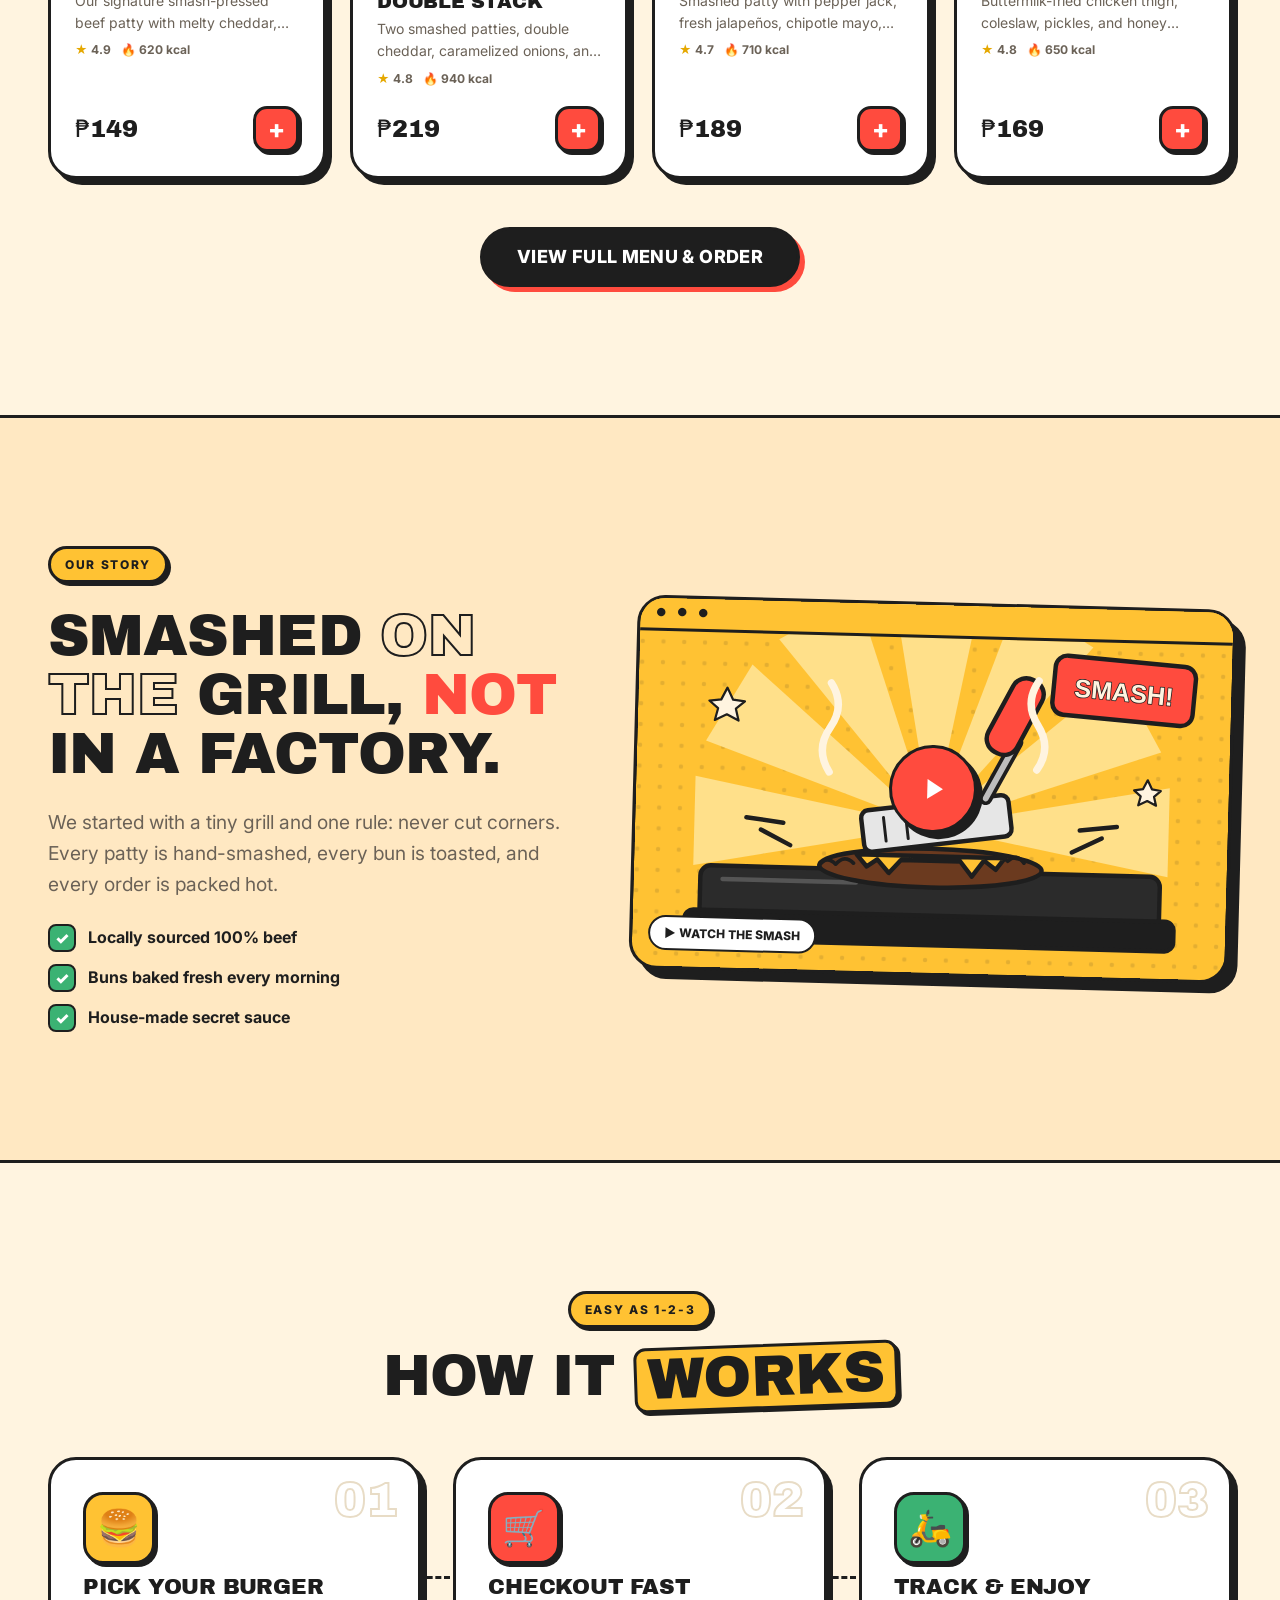
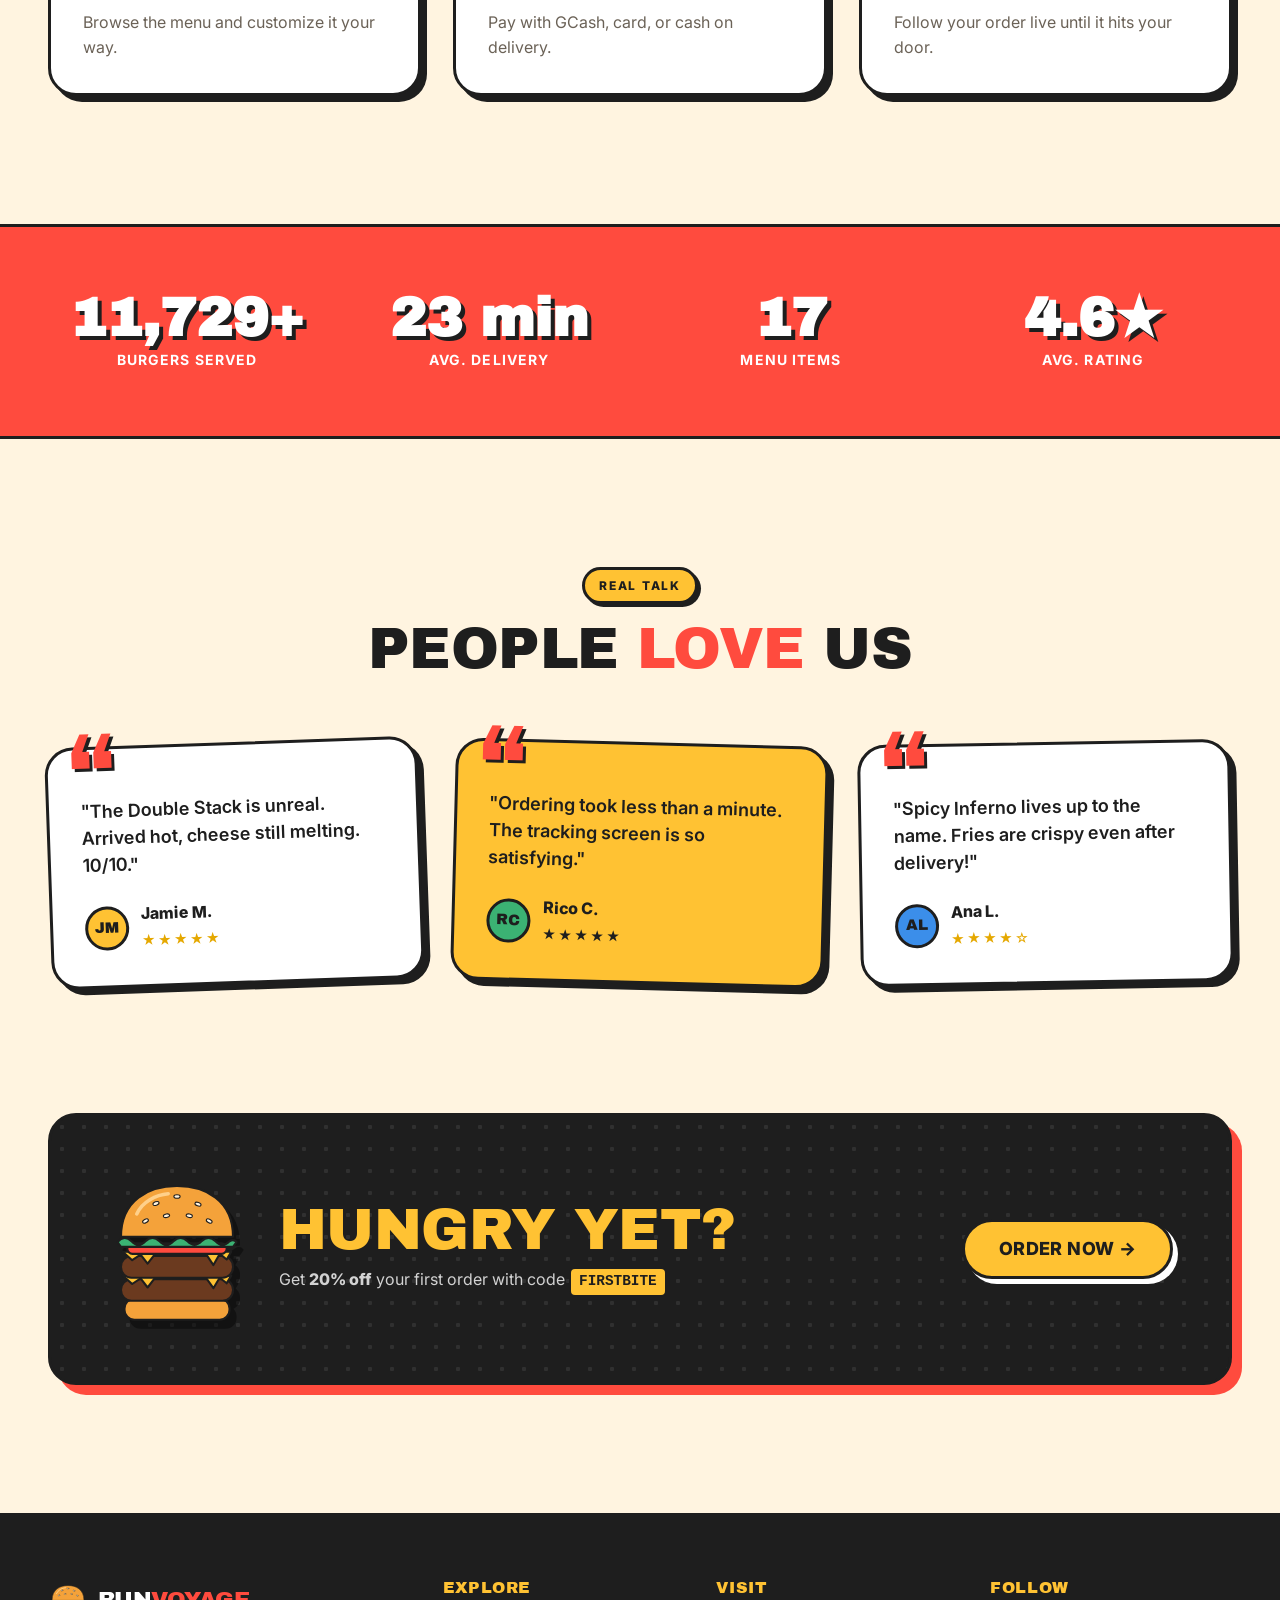
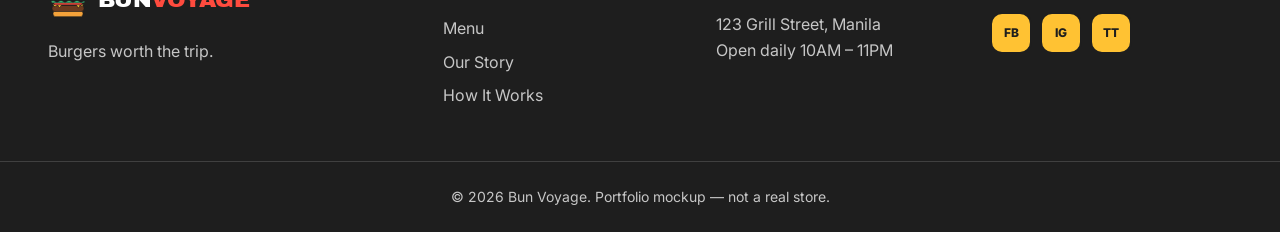
<file: app/history.html>
<!DOCTYPE html>
<html lang="en">
<head>
  <meta charset="UTF-8" />
  <meta name="viewport" content="width=device-width, initial-scale=1.0" />
  <title>Order History — Bun Voyage</title>
  <link rel="icon" href="../assets/images/products/burger-classic.svg" />

  <!-- Fonts -->
  <link rel="preconnect" href="https://fonts.googleapis.com" />
  <link rel="preconnect" href="https://fonts.gstatic.com" crossorigin />
  <link href="https://fonts.googleapis.com/css2?family=Archivo+Black&family=Inter:wght@400;500;600;800&display=swap" rel="stylesheet" />

  <!-- Base -->
  <link rel="stylesheet" href="../css/base/reset.css" />
  <link rel="stylesheet" href="../css/base/variables.css" />
  <link rel="stylesheet" href="../css/base/typography.css" />
  <!-- Components -->
  <link rel="stylesheet" href="../css/components/buttons.css" />
  <link rel="stylesheet" href="../css/components/navbar.css" />
  <link rel="stylesheet" href="../css/components/cards.css" />
  <link rel="stylesheet" href="../css/components/forms.css" />
  <link rel="stylesheet" href="../css/components/modal.css" />
  <link rel="stylesheet" href="../css/components/toast.css" />
  <!-- Page -->
  <link rel="stylesheet" href="../css/animations.css" />
  <link rel="stylesheet" href="../css/pages/app.css" />
  <link rel="stylesheet" href="../css/pages/history.css" />
</head>

<body class="app" data-page="history">

  <header class="app-nav" id="appNav"></header>

  <main class="app-main container">

    <div class="page-head">
      <div>
        <h1>Order <span class="hl-box">History</span></h1>
        <p class="page-head__sub">All your past cravings in one place.</p>
      </div>
      <a href="orders.html" class="btn btn--sm">🛵 Active orders</a>
    </div>

    <!-- ================= STATS ================= -->
    <section class="history-stats">
      <div class="h-stat h-stat--red">
        <span class="h-stat__icon">🧾</span>
        <div><small>Total orders</small><strong id="statOrders">0</strong></div>
      </div>
      <div class="h-stat h-stat--yellow">
        <span class="h-stat__icon">💸</span>
        <div><small>Total spent</small><strong id="statSpent">₱0</strong></div>
      </div>
      <div class="h-stat h-stat--green">
        <span class="h-stat__icon">❤️</span>
        <div><small>Favorite</small><strong id="statFav">—</strong></div>
      </div>
    </section>

    <!-- ================= FILTERS ================= -->
    <section class="history-toolbar">
      <div class="chips" role="tablist" aria-label="Filter orders">
        <button class="chip is-active" data-filter="all" role="tab" aria-selected="true">All <span class="chip__count" id="countAll">0</span></button>
        <button class="chip" data-filter="COMPLETED" role="tab" aria-selected="false">Completed <span class="chip__count" id="countCompleted">0</span></button>
        <button class="chip" data-filter="CANCELLED" role="tab" aria-selected="false">Cancelled <span class="chip__count" id="countCancelled">0</span></button>
      </div>

      <div class="history-toolbar__right">
        <div class="search search--sm">
          <svg viewBox="0 0 24 24" width="18" height="18" aria-hidden="true"><circle cx="11" cy="11" r="7" fill="none" stroke="currentColor" stroke-width="2.5"/><path d="M20 20l-4-4" stroke="currentColor" stroke-width="2.5" stroke-linecap="round"/></svg>
          <input type="search" id="historySearch" placeholder="Search order # or item" aria-label="Search orders" />
        </div>
        <select id="historySort" class="select" aria-label="Sort orders">
          <option value="newest">Newest first</option>
          <option value="oldest">Oldest first</option>
          <option value="highest">Highest total</option>
        </select>
      </div>
    </section>

    <!-- ================= ORDER LIST ================= -->
    <!-- Grouped by date ("Today", "Yesterday", "Oct 3, 2026"), rendered by js/pages/history.js -->
    <section class="history-list" id="historyList" aria-live="polite"></section>

    <!-- Empty state -->
    <section class="empty-state" id="emptyHistory" hidden>
      <img src="../assets/images/products/soda.svg" alt="" class="anim-float" />
      <h3 id="emptyTitle">No orders yet</h3>
      <p id="emptyText">Your completed and cancelled orders will show up here.</p>
      <a href="home.html" class="btn btn--primary">Start ordering</a>
    </section>
  </main>

  <!-- ================= RECEIPT MODAL ================= -->
  <div class="modal" id="receiptModal" aria-hidden="true">
    <div class="modal__overlay" data-close-modal></div>
    <div class="modal__dialog modal__dialog--small" role="dialog" aria-modal="true" aria-labelledby="rcptTitle">
      <button class="modal__close icon-btn" data-close-modal aria-label="Close">✕</button>

      <div class="receipt" id="receipt">
        <div class="receipt__head">
          <img src="../assets/images/products/burger-classic.svg" alt="" width="48" height="48" />
          <h2 id="rcptTitle">Bun Voyage</h2>
          <small>123 Grill Street, Manila</small>
        </div>

        <div class="receipt__meta">
          <div><span>Order</span><strong id="rcptId">#BV-0000</strong></div>
          <div><span>Date</span><strong id="rcptDate">—</strong></div>
          <div><span>Type</span><strong id="rcptType">—</strong></div>
          <div><span>Payment</span><strong id="rcptPayment">—</strong></div>
          <div><span>Status</span><strong id="rcptStatus">—</strong></div>
        </div>

        <ul class="receipt__items" id="rcptItems"></ul>

        <dl class="receipt__totals">
          <div><dt>Subtotal</dt><dd id="rcptSubtotal">₱0</dd></div>
          <div><dt>Delivery</dt><dd id="rcptDelivery">₱0</dd></div>
          <div id="rcptDiscountRow" hidden><dt>Discount</dt><dd id="rcptDiscount">−₱0</dd></div>
          <div class="receipt__grand"><dt>TOTAL</dt><dd id="rcptTotal">₱0</dd></div>
        </dl>

        <p class="receipt__thanks">Thanks for riding the Bun Voyage! 🍔</p>
        <div class="receipt__barcode" aria-hidden="true"></div>
      </div>

      <div class="receipt__actions">
        <button class="btn btn--sm" id="printReceipt" type="button">🖨 Print</button>
        <button class="btn btn--sm btn--primary" id="rcptReorder" type="button">🔁 Reorder</button>
      </div>
    </div>
  </div>

  <!-- ================= RATE MODAL ================= -->
  <div class="modal" id="rateModal" aria-hidden="true">
    <div class="modal__overlay" data-close-modal></div>
    <div class="modal__dialog modal__dialog--small" role="dialog" aria-modal="true" aria-labelledby="rateTitle">
      <button class="modal__close icon-btn" data-close-modal aria-label="Close">✕</button>
      <form class="rate" id="rateForm">
        <h2 id="rateTitle">How was your order?</h2>
        <p>Order <strong id="rateOrderId">#BV-0000</strong></p>

        <div class="stars" role="radiogroup" aria-label="Rating">
          <input type="radio" name="stars" id="s5" value="5" /><label for="s5" title="5 stars">★</label>
          <input type="radio" name="stars" id="s4" value="4" /><label for="s4" title="4 stars">★</label>
          <input type="radio" name="stars" id="s3" value="3" /><label for="s3" title="3 stars">★</label>
          <input type="radio" name="stars" id="s2" value="2" /><label for="s2" title="2 stars">★</label>
          <input type="radio" name="stars" id="s1" value="1" /><label for="s1" title="1 star">★</label>
        </div>

        <div class="pill-toggles">
          <label class="pill-toggle"><input type="checkbox" name="tags" value="Hot & fresh" /><span>Hot &amp; fresh</span></label>
          <label class="pill-toggle"><input type="checkbox" name="tags" value="Fast delivery" /><span>Fast delivery</span></label>
          <label class="pill-toggle"><input type="checkbox" name="tags" value="Great packaging" /><span>Great packaging</span></label>
          <label class="pill-toggle"><input type="checkbox" name="tags" value="Friendly rider" /><span>Friendly rider</span></label>
        </div>

        <textarea name="comment" rows="3" maxlength="200" placeholder="Tell us more (optional)"></textarea>
        <button type="submit" class="btn btn--primary btn--block">Submit review</button>
      </form>
    </div>
  </div>

  <nav class="bottom-nav" id="bottomNav" aria-label="Mobile"></nav>
  <div class="toasts" id="toasts" aria-live="polite"></div>

  <!-- ================= SCRIPTS ================= -->
  <script src="../js/data/products.js"></script>
  <script src="../js/core/storage.js"></script>
  <script src="../js/core/auth.js"></script>
  <script>Auth.guard();</script>
  <script src="../js/core/cart.js"></script>
  <script src="../js/core/orders.js"></script>
  <script src="../js/ui/toast.js"></script>
  <script src="../js/ui/modal.js"></script>
  <script src="../js/ui/navbar.js"></script>
  <script src="../js/pages/history.js"></script>
</body>
</html>
</file>
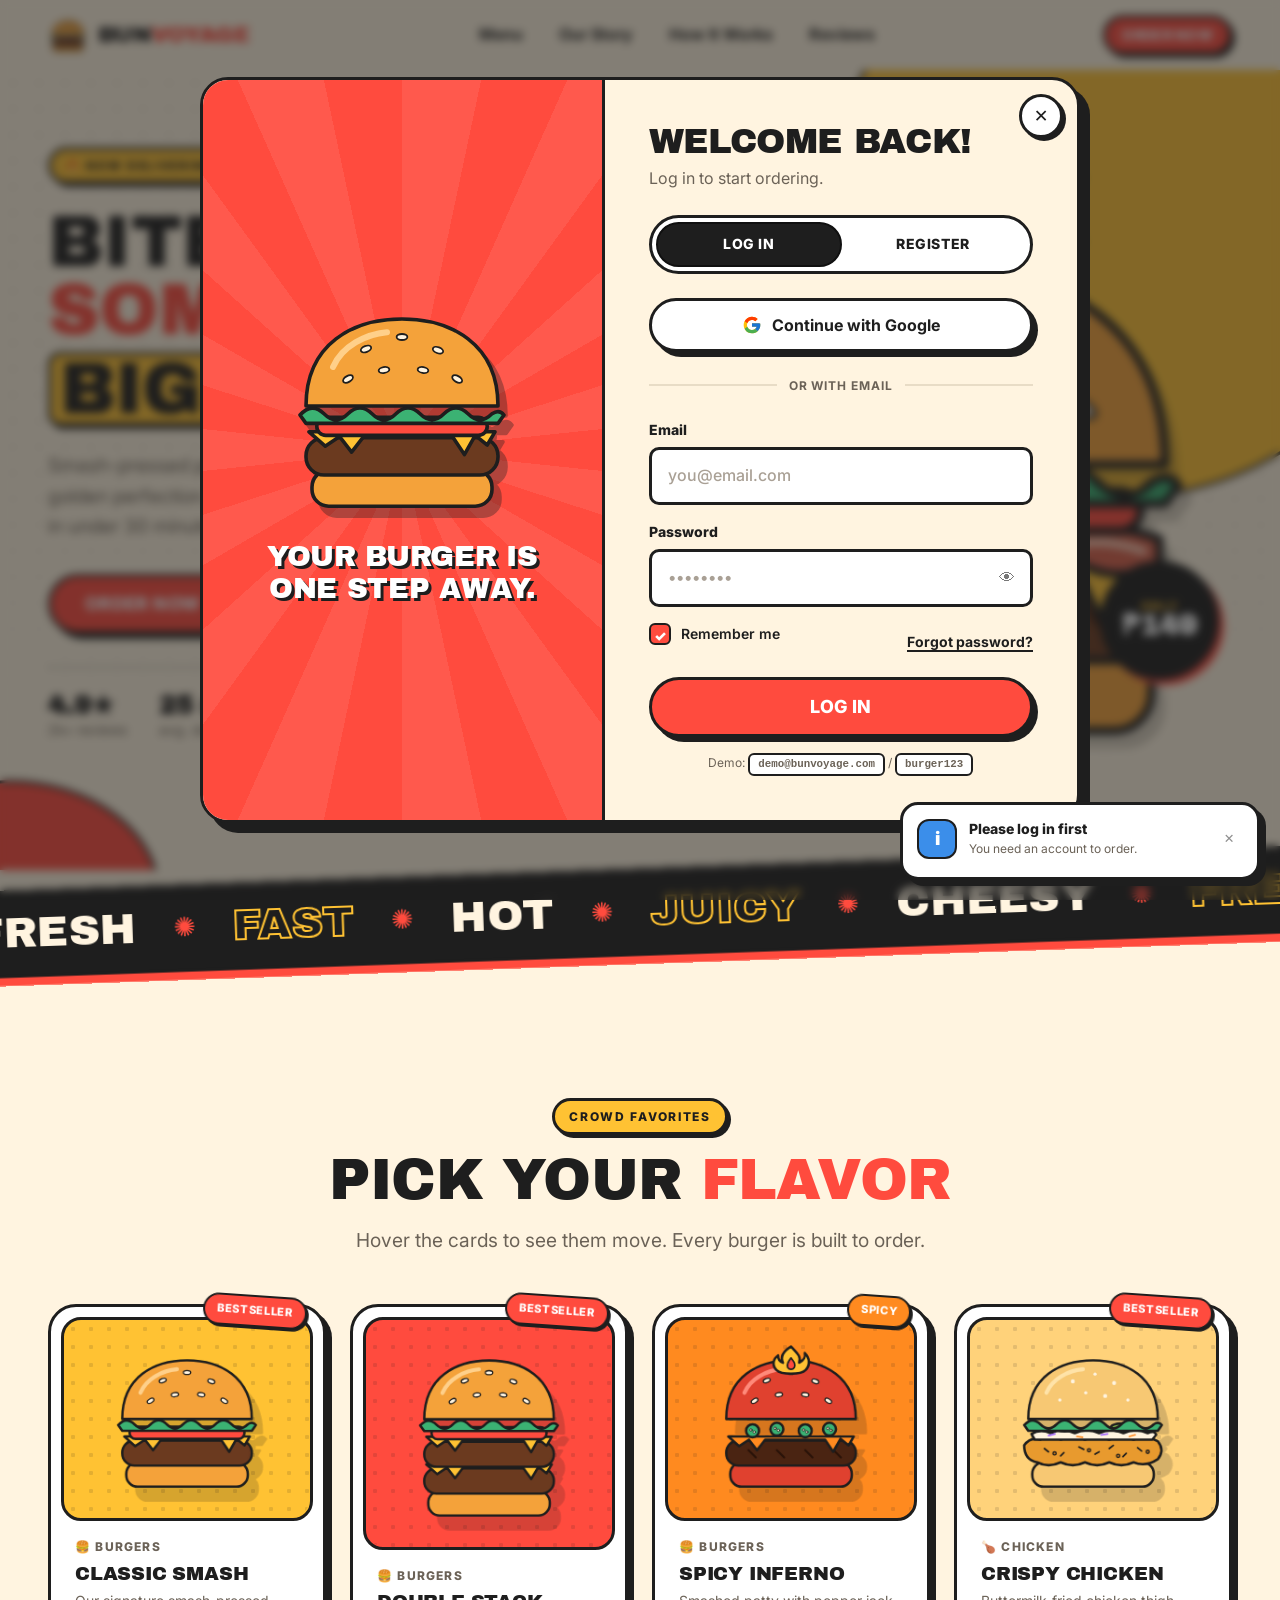
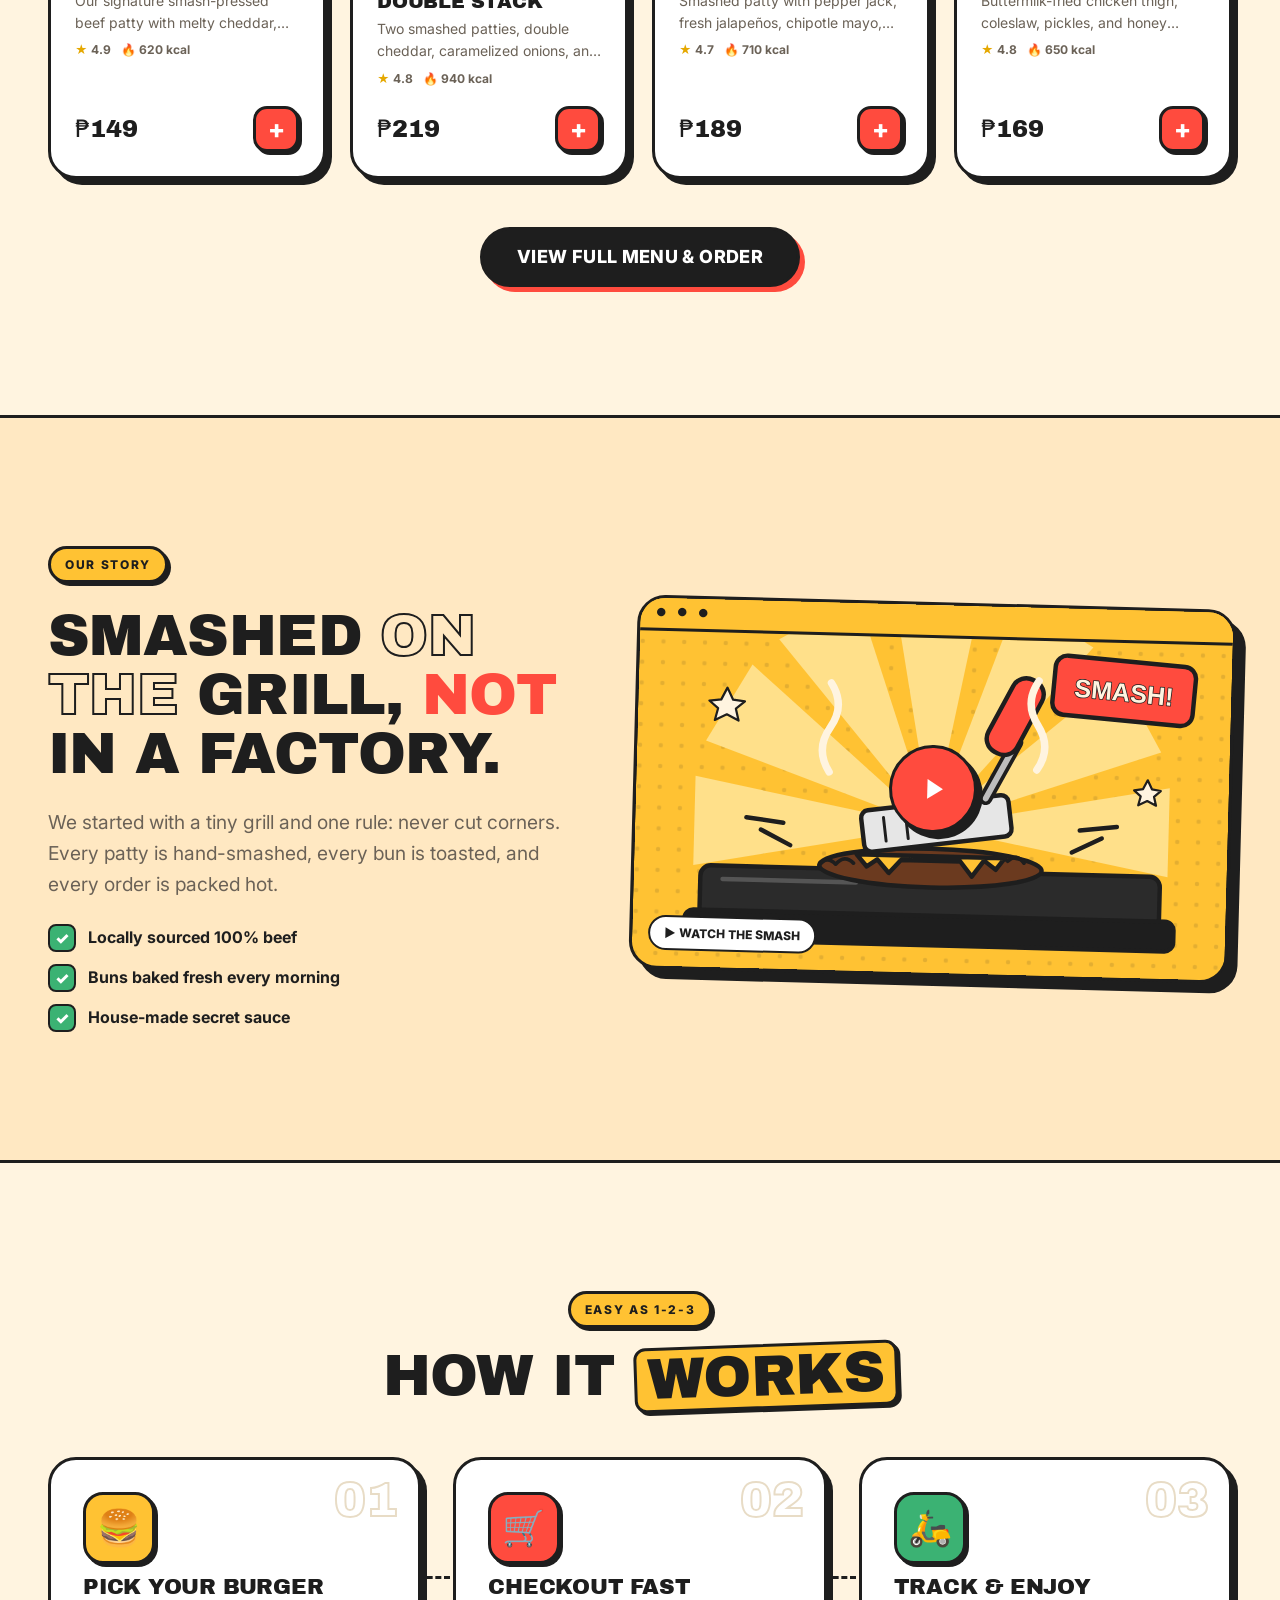
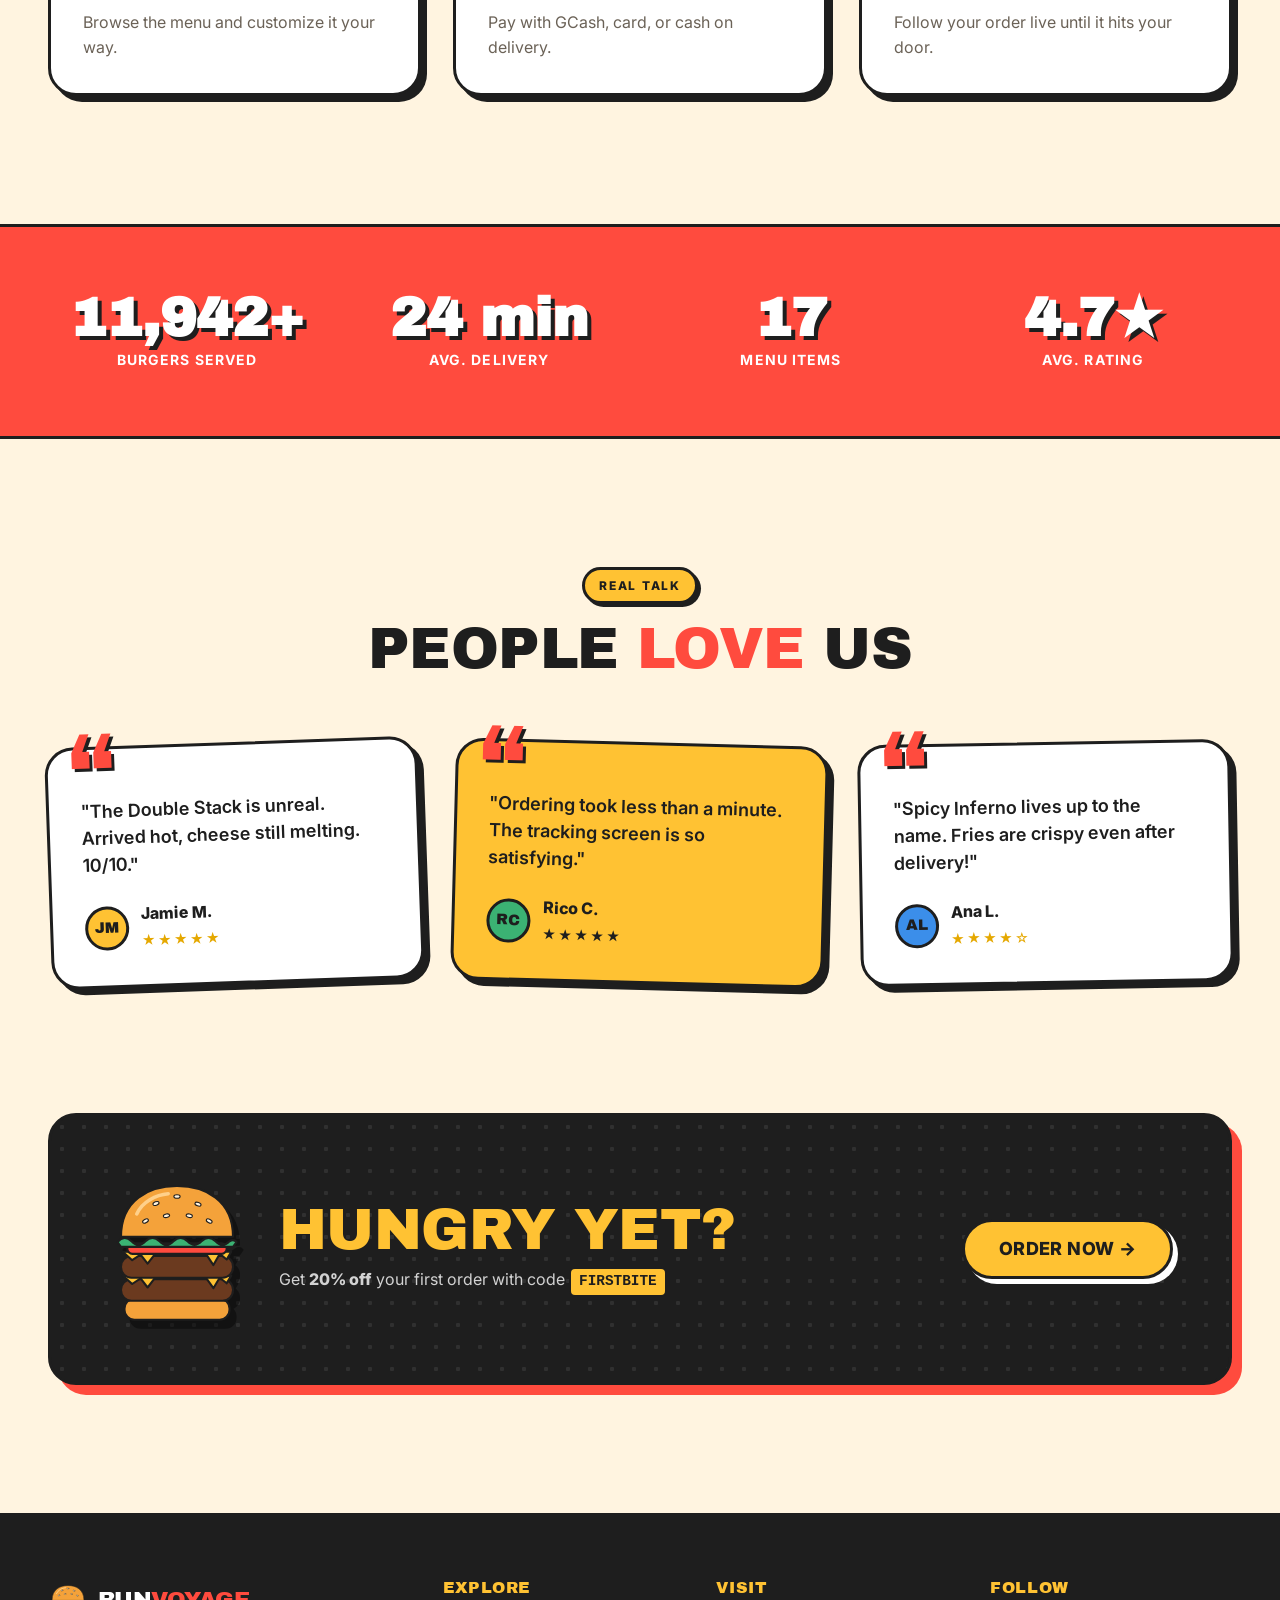
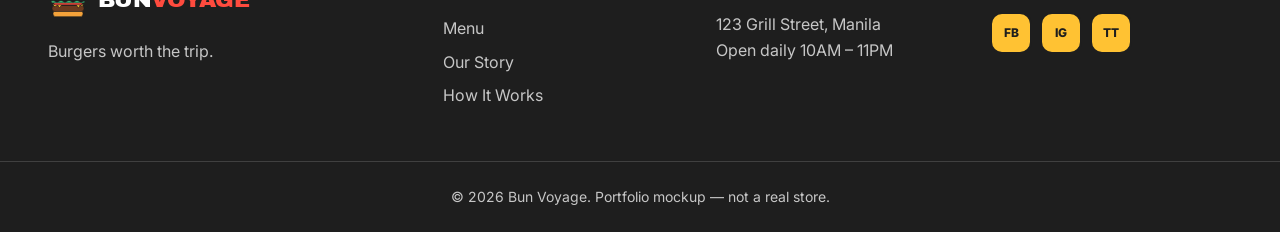
<file: app/home.html>
<!DOCTYPE html>
<html lang="en">
<head>
  <meta charset="UTF-8" />
  <meta name="viewport" content="width=device-width, initial-scale=1.0" />
  <title>Menu — Bun Voyage</title>
  <link rel="icon" href="../assets/images/products/burger-classic.svg" />

  <!-- Fonts -->
  <link rel="preconnect" href="https://fonts.googleapis.com" />
  <link rel="preconnect" href="https://fonts.gstatic.com" crossorigin />
  <link href="https://fonts.googleapis.com/css2?family=Archivo+Black&family=Inter:wght@400;500;600;800&display=swap" rel="stylesheet" />

  <!-- Base -->
  <link rel="stylesheet" href="../css/base/reset.css" />
  <link rel="stylesheet" href="../css/base/variables.css" />
  <link rel="stylesheet" href="../css/base/typography.css" />
  <!-- Components -->
  <link rel="stylesheet" href="../css/components/buttons.css" />
  <link rel="stylesheet" href="../css/components/navbar.css" />
  <link rel="stylesheet" href="../css/components/cards.css" />
  <link rel="stylesheet" href="../css/components/forms.css" />
  <link rel="stylesheet" href="../css/components/toast.css" />
  <!-- Page -->
  <link rel="stylesheet" href="../css/animations.css" />
  <link rel="stylesheet" href="../css/pages/app.css" />
  <link rel="stylesheet" href="../css/pages/home.css" />
</head>

<body class="app" data-page="home">

  <!-- Navbar (rendered by js/ui/navbar.js) -->
  <header class="app-nav" id="appNav"></header>

  <main class="app-main container">

    <!-- ================= GREETING / PROMO BANNER ================= -->
    <section class="promo-banner">
      <div class="promo-banner__copy">
        <p class="promo-banner__hi">Hi, <span id="userFirstName">friend</span> 👋</p>
        <h1>What are you <span class="hl-box">craving</span> today?</h1>
        <p>Use code <span class="code">FIRSTBITE</span> for 20% off your first order.</p>
      </div>
      <div class="promo-banner__visual">
        <div class="tilt promo-banner__burger" data-tilt data-tilt-max="14">
          <img src="../assets/images/products/burger-double.svg" alt="" class="tilt__img" />
          <span class="tilt__glare"></span>
        </div>
        <span class="promo-banner__tag anim-wiggle">20% OFF</span>
      </div>
    </section>

    <!-- ================= QUICK DEALS ================= -->
    <section class="deals" aria-label="Deals">
      <article class="deal deal--red">
        <span class="deal__emoji">🍔🍟</span>
        <div><strong>Combo Saver</strong><small>Burger + fries + drink</small></div>
        <span class="deal__price">₱249</span>
      </article>
      <article class="deal deal--yellow">
        <span class="deal__emoji">🛵</span>
        <div><strong>Free Delivery</strong><small>On orders ₱500+</small></div>
        <span class="deal__price">₱0</span>
      </article>
      <article class="deal deal--green">
        <span class="deal__emoji">⚡</span>
        <div><strong>Express</strong><small>Under 25 minutes</small></div>
        <span class="deal__price">FAST</span>
      </article>
    </section>

    <!-- ================= TOOLBAR: SEARCH + SORT ================= -->
    <section class="menu-toolbar">
      <div class="search">
        <svg viewBox="0 0 24 24" width="20" height="20" aria-hidden="true"><circle cx="11" cy="11" r="7" fill="none" stroke="currentColor" stroke-width="2.5"/><path d="M20 20l-4-4" stroke="currentColor" stroke-width="2.5" stroke-linecap="round"/></svg>
        <input type="search" id="searchInput" placeholder="Search burgers, fries, drinks..." aria-label="Search menu" />
      </div>

      <select id="sortSelect" class="select" aria-label="Sort products">
        <option value="popular">Most popular</option>
        <option value="price-asc">Price: Low → High</option>
        <option value="price-desc">Price: High → Low</option>
        <option value="rating">Top rated</option>
      </select>
    </section>

    <!-- ================= CATEGORY CHIPS ================= -->
    <!-- Chips are generated by js/pages/home.js from categories in products.js -->
    <nav class="chips" id="categoryChips" aria-label="Categories"></nav>

    <!-- ================= PRODUCT GRID ================= -->
    <section aria-live="polite">
      <div class="grid-head">
        <h2 id="gridTitle">All Items</h2>
        <span class="grid-count" id="gridCount">0 items</span>
      </div>

      <div class="product-grid" id="productGrid">
        <!-- skeleton loaders (pinapalitan ng JS) -->
        <div class="product-card skeleton"></div>
        <div class="product-card skeleton"></div>
        <div class="product-card skeleton"></div>
        <div class="product-card skeleton"></div>
      </div>

      <!-- Empty state -->
      <div class="empty-state" id="emptyState" hidden>
        <img src="../assets/images/products/burger-spicy.svg" alt="" class="anim-wiggle" />
        <h3>No burgers found</h3>
        <p>Try a different search or category.</p>
        <button class="btn btn--sm" id="clearFilters">Clear filters</button>
      </div>
    </section>
  </main>

  <!-- Floating cart button (mobile) -->
  <a href="cart.html" class="fab-cart" id="fabCart" aria-label="View cart">
    🛒 <span>View Cart</span>
    <strong class="fab-cart__total" id="fabTotal">₱0</strong>
  </a>

  <!-- Bottom nav (mobile, rendered by navbar.js) -->
  <nav class="bottom-nav" id="bottomNav" aria-label="Mobile"></nav>

  <!-- Toasts -->
  <div class="toasts" id="toasts" aria-live="polite"></div>

  <!-- ================= SCRIPTS ================= -->
  <script src="../js/data/products.js"></script>
  <script src="../js/core/storage.js"></script>
  <script src="../js/core/auth.js"></script>
  <script>Auth.guard();</script> <!-- bounce to landing if not logged in -->
  <script src="../js/core/cart.js"></script>
  <script src="../js/ui/toast.js"></script>
  <script src="../js/ui/navbar.js"></script>
  <script src="../js/ui/tilt3d.js"></script>
  <script src="../js/effects/scrollReveal.js"></script>
  <script src="../js/pages/home.js"></script>
</body>
</html>
</file>
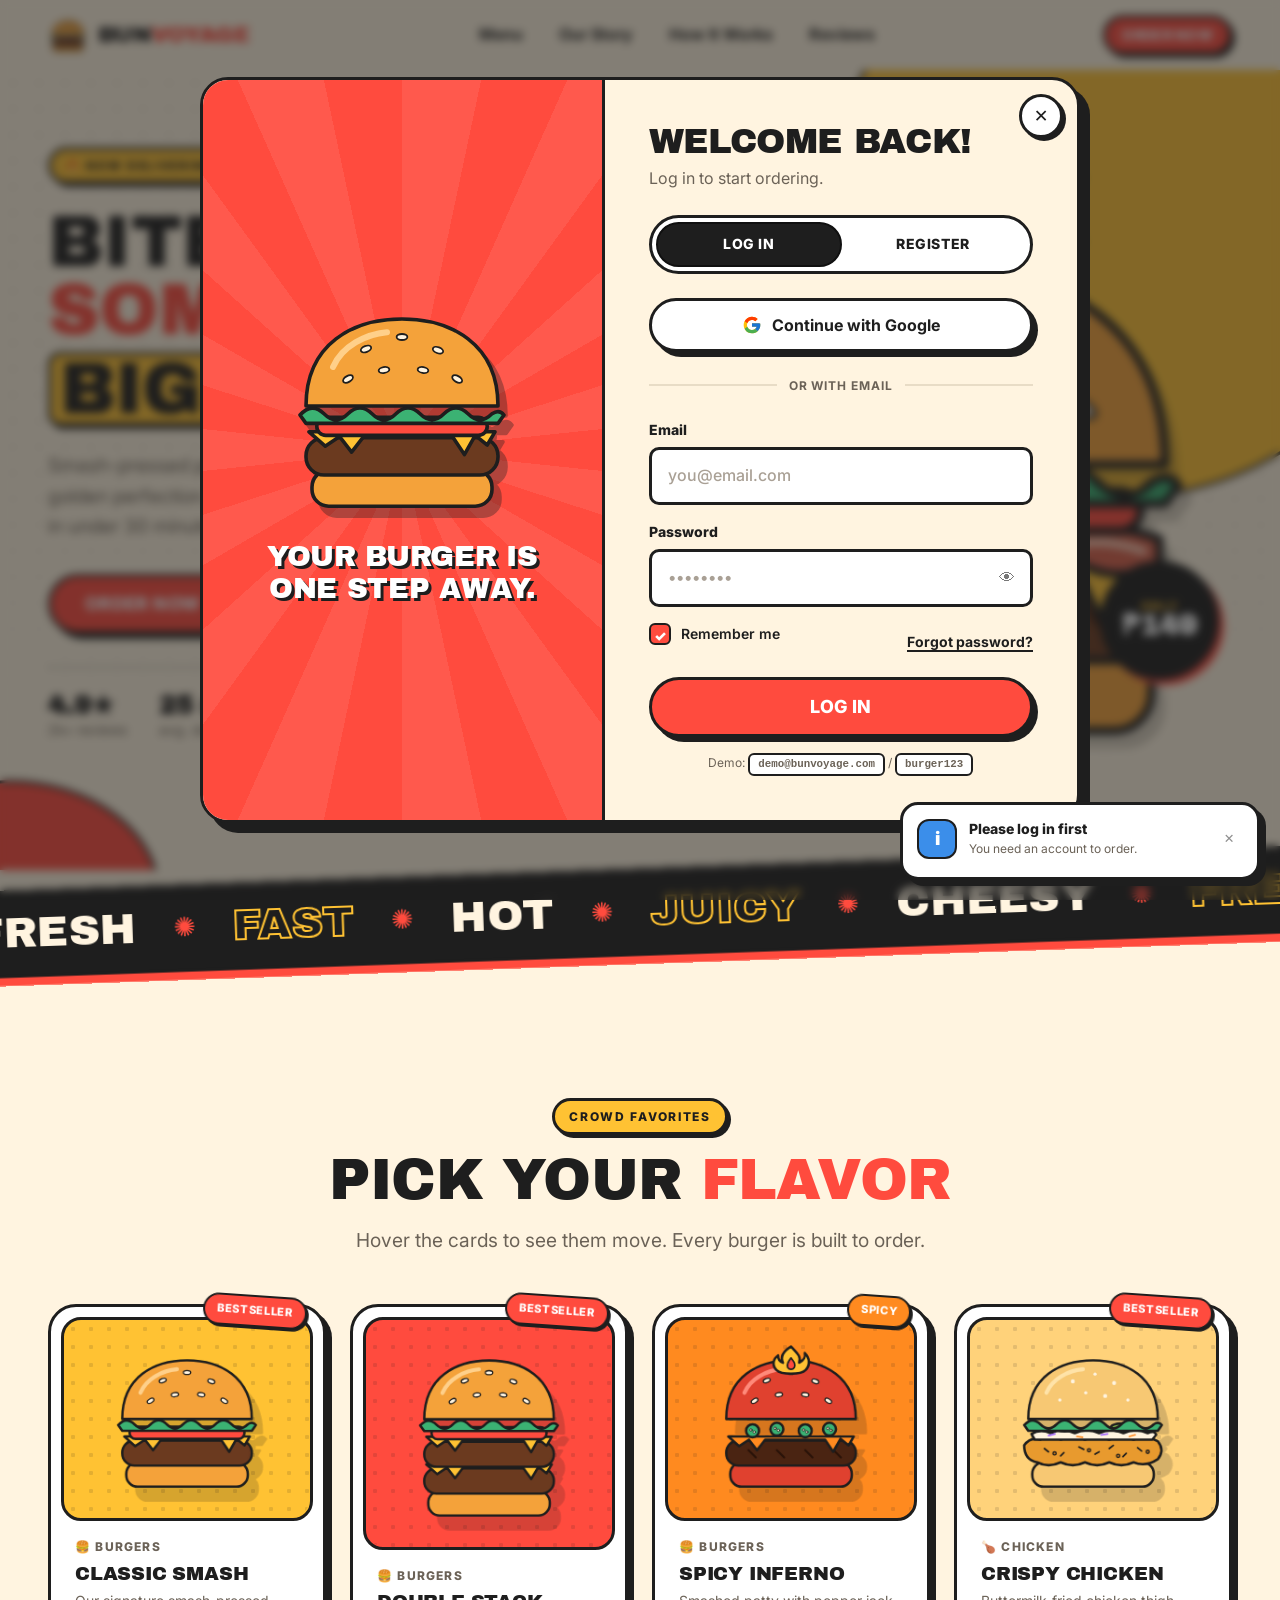
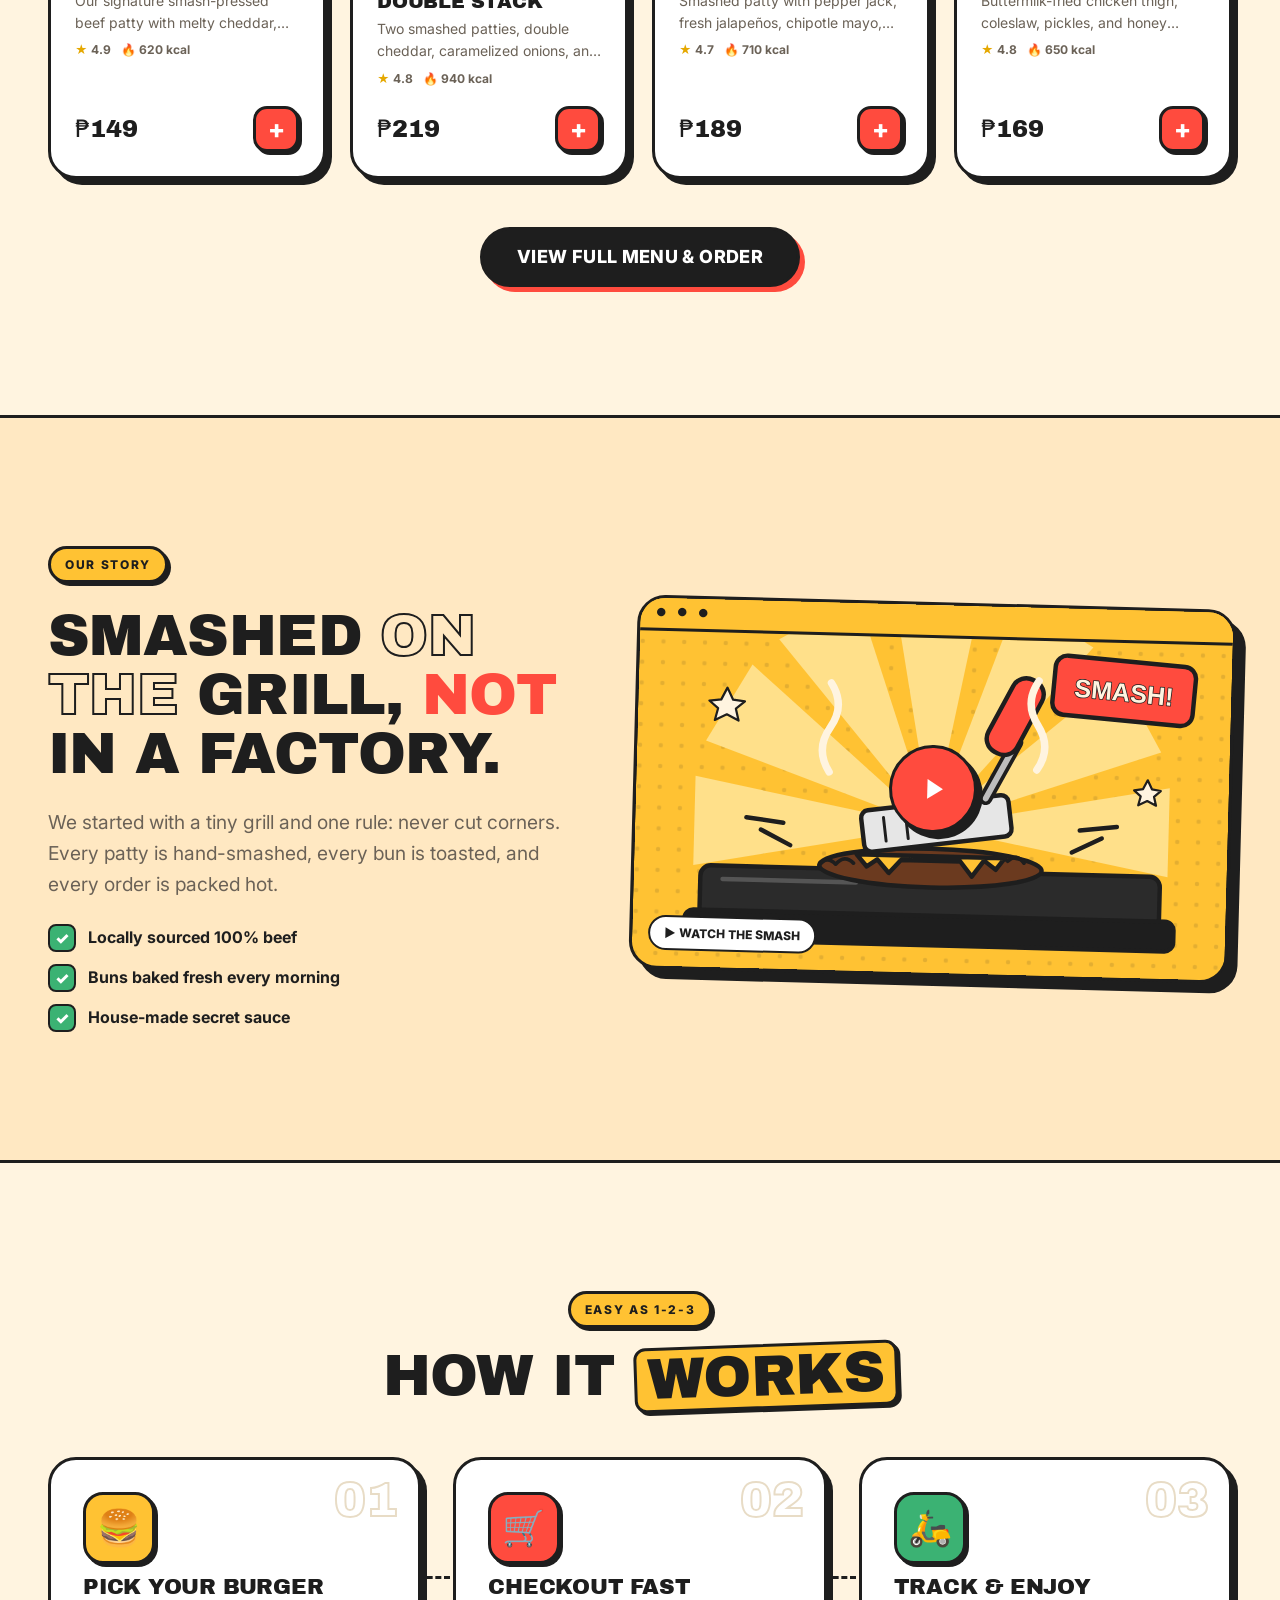
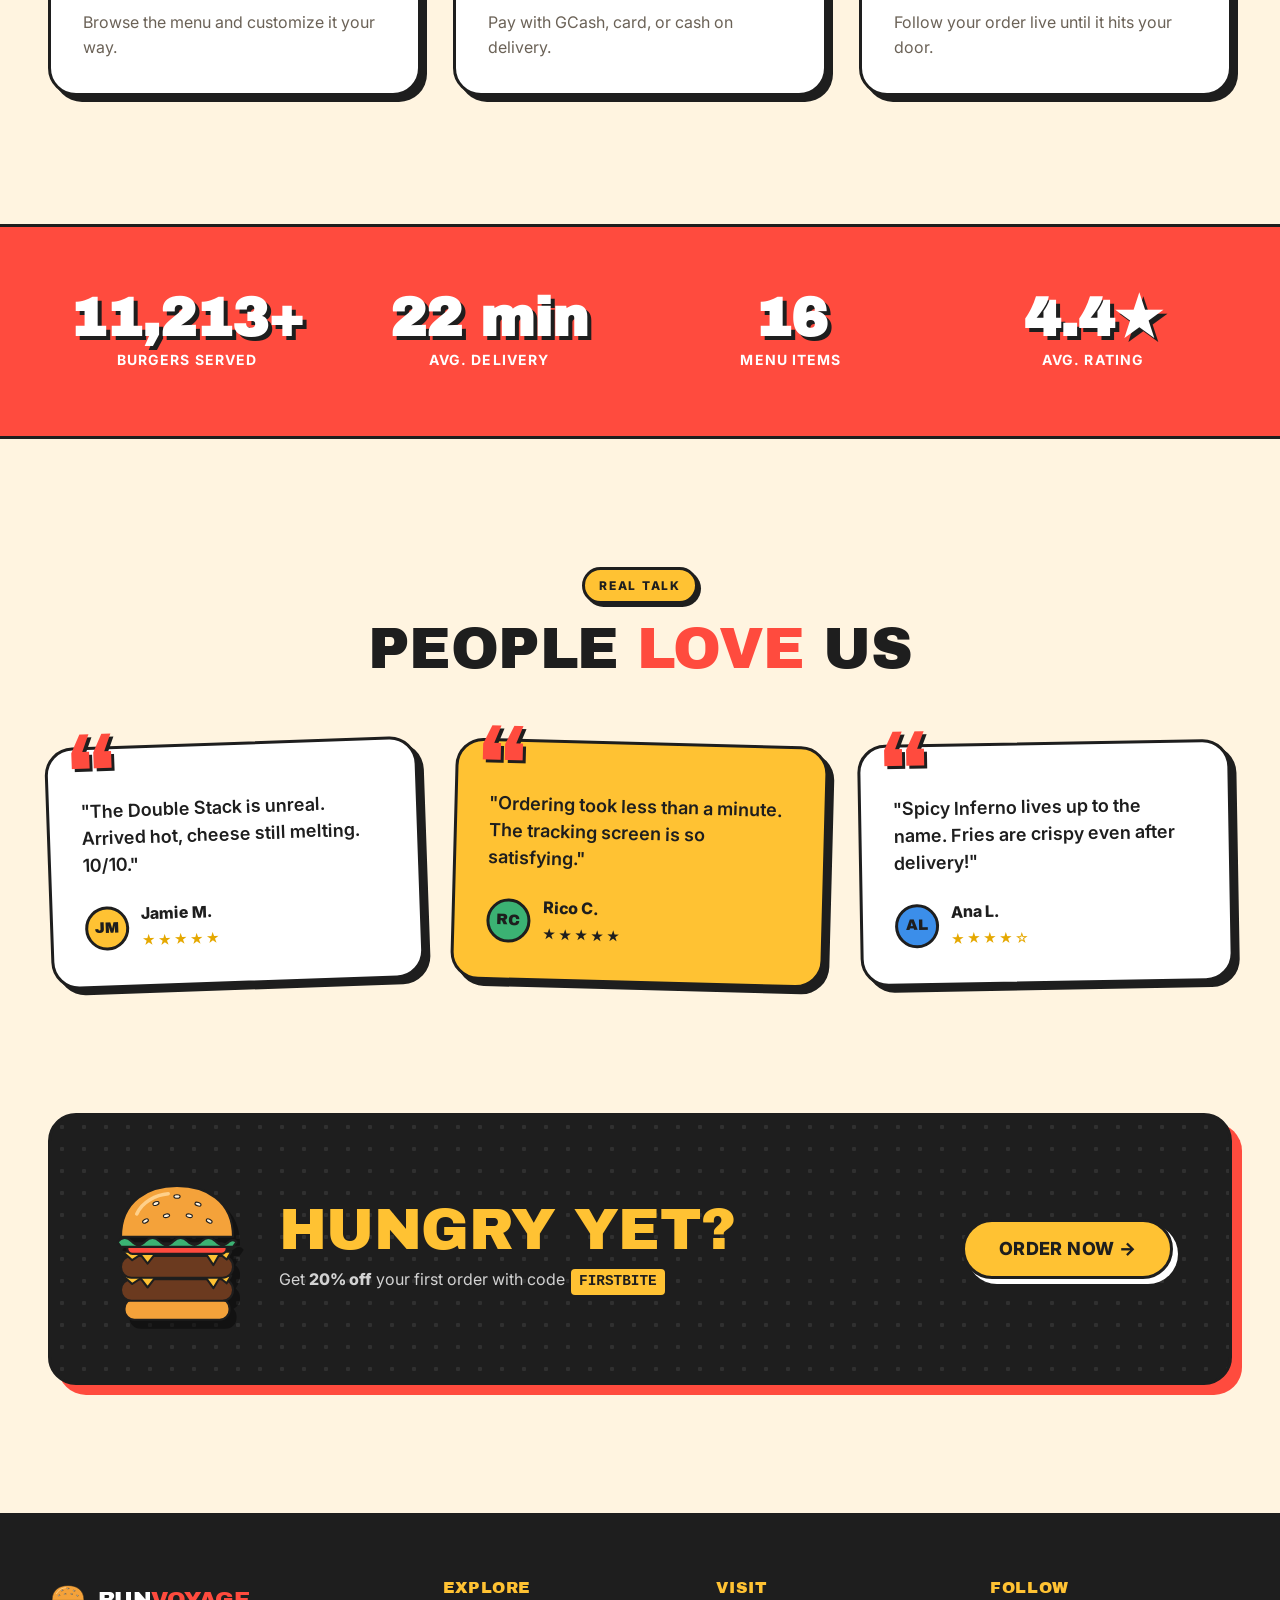
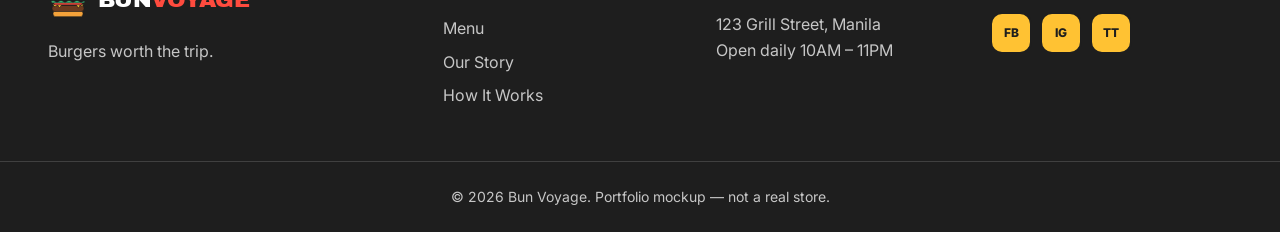
<file: app/orders.html>
<!DOCTYPE html>
<html lang="en">
<head>
  <meta charset="UTF-8" />
  <meta name="viewport" content="width=device-width, initial-scale=1.0" />
  <title>My Orders — Bun Voyage</title>
  <link rel="icon" href="../assets/images/products/burger-classic.svg" />

  <!-- Fonts -->
  <link rel="preconnect" href="https://fonts.googleapis.com" />
  <link rel="preconnect" href="https://fonts.gstatic.com" crossorigin />
  <link href="https://fonts.googleapis.com/css2?family=Archivo+Black&family=Inter:wght@400;500;600;800&display=swap" rel="stylesheet" />

  <!-- Base -->
  <link rel="stylesheet" href="../css/base/reset.css" />
  <link rel="stylesheet" href="../css/base/variables.css" />
  <link rel="stylesheet" href="../css/base/typography.css" />
  <!-- Components -->
  <link rel="stylesheet" href="../css/components/buttons.css" />
  <link rel="stylesheet" href="../css/components/navbar.css" />
  <link rel="stylesheet" href="../css/components/cards.css" />
  <link rel="stylesheet" href="../css/components/forms.css" />
  <link rel="stylesheet" href="../css/components/modal.css" />
  <link rel="stylesheet" href="../css/components/toast.css" />
  <!-- Page -->
  <link rel="stylesheet" href="../css/animations.css" />
  <link rel="stylesheet" href="../css/pages/app.css" />
  <link rel="stylesheet" href="../css/pages/orders.css" />
</head>

<body class="app" data-page="orders">

  <header class="app-nav" id="appNav"></header>

  <main class="app-main container">

    <div class="page-head">
      <div>
        <h1>Track <span class="hl-box">Orders</span></h1>
        <p class="page-head__sub" id="activeCountText">0 active orders</p>
      </div>
      <a href="history.html" class="btn btn--sm">📜 Order history</a>
    </div>

    <!-- ================= ACTIVE ORDER TABS ================= -->
    <!-- Pills ng bawat active order (rendered by js/pages/orders.js) -->
    <nav class="order-tabs" id="orderTabs" aria-label="Active orders"></nav>

    <!-- ================= TRACKER ================= -->
    <section class="tracker" id="tracker" hidden>

      <!-- LEFT: status -->
      <div class="tracker__main">

        <!-- Status hero -->
        <div class="status-hero" id="statusHero" data-status="PENDING">
          <div class="status-hero__icon" id="statusIcon">🧾</div>
          <div>
            <p class="status-hero__label">Order <strong id="trkOrderId">#BV-0000</strong></p>
            <h2 class="status-hero__title" id="statusTitle">Order received</h2>
            <p class="status-hero__desc" id="statusDesc">Waiting for the restaurant to confirm.</p>
          </div>
          <div class="eta">
            <small>Arriving in</small>
            <strong id="etaCountdown">--:--</strong>
            <small id="etaClock">by --:--</small>
          </div>
        </div>

        <!-- Status timeline: PENDING → CONFIRMED → PREPARING → OUT_FOR_DELIVERY → COMPLETED -->
        <ol class="timeline" id="timeline">
          <li class="timeline__step" data-step="PENDING">
            <span class="timeline__dot">🧾</span>
            <div><strong>Order placed</strong><small data-time></small></div>
          </li>
          <li class="timeline__step" data-step="CONFIRMED">
            <span class="timeline__dot">👍</span>
            <div><strong>Confirmed</strong><small data-time></small></div>
          </li>
          <li class="timeline__step" data-step="PREPARING">
            <span class="timeline__dot">🔥</span>
            <div><strong>On the grill</strong><small data-time></small></div>
          </li>
          <li class="timeline__step" data-step="OUT_FOR_DELIVERY">
            <span class="timeline__dot">🛵</span>
            <div><strong id="stepOutLabel">Out for delivery</strong><small data-time></small></div>
          </li>
          <li class="timeline__step" data-step="COMPLETED">
            <span class="timeline__dot">🎉</span>
            <div><strong id="stepDoneLabel">Delivered</strong><small data-time></small></div>
          </li>
        </ol>

        <!-- Mock map (delivery only) -->
        <div class="map" id="mapCard">
          <div class="map__grid" aria-hidden="true"></div>
          <svg class="map__route" viewBox="0 0 600 220" preserveAspectRatio="none" aria-hidden="true">
            <path id="routePath" d="M40 180 C160 180 160 60 300 80 S460 190 560 50" />
          </svg>
          <span class="map__pin map__pin--store" title="Bun Voyage">🍔</span>
          <span class="map__pin map__pin--home" title="You">🏠</span>
          <span class="map__rider" id="mapRider">🛵</span>
          <span class="map__label">Live tracking (simulated)</span>
        </div>

        <!-- Rider card (shown when OUT_FOR_DELIVERY) -->
        <div class="rider" id="riderCard" hidden>
          <span class="avatar avatar--lg" style="--c:var(--mustard)">MR</span>
          <div class="rider__info">
            <strong>Mark Reyes</strong>
            <small>Honda Click · ABC 1234 · ★ 4.9</small>
          </div>
          <div class="rider__actions">
            <button class="icon-btn" type="button" aria-label="Call rider" data-mock="call">📞</button>
            <button class="icon-btn" type="button" aria-label="Message rider" data-mock="chat">💬</button>
          </div>
        </div>

        <!-- Actions -->
        <div class="tracker__actions">
          <button class="btn btn--sm" id="cancelBtn" type="button">✕ Cancel order</button>
          <button class="btn btn--sm btn--yellow" id="simulateBtn" type="button">⏭ Simulate next status</button>
          <label class="checkbox">
            <input type="checkbox" id="autoAdvance" checked /> <span>Auto-advance (demo)</span>
          </label>
        </div>
        <p class="mock-note">ℹ️ Portfolio demo: nag-a-advance ang status nang kusa para makita ang buong flow.</p>
      </div>

      <!-- RIGHT: order details -->
      <aside class="summary" aria-label="Order details">
        <h2 class="summary__title">Order Details</h2>

        <div class="detail-meta">
          <div><small>Placed</small><strong id="trkPlaced">—</strong></div>
          <div><small>Type</small><strong id="trkType">—</strong></div>
          <div><small>Payment</small><strong id="trkPayment">—</strong></div>
        </div>

        <div class="detail-address" id="trkAddressBox">
          <small>Deliver to</small>
          <p id="trkAddress">—</p>
        </div>

        <ul class="mini-list" id="trkItems"></ul>

        <dl class="summary__rows">
          <div class="summary__row"><dt>Subtotal</dt><dd id="trkSubtotal">₱0</dd></div>
          <div class="summary__row"><dt>Delivery fee</dt><dd id="trkDelivery">₱0</dd></div>
          <div class="summary__row summary__row--discount" id="trkDiscountRow" hidden><dt>Discount</dt><dd id="trkDiscount">−₱0</dd></div>
          <div class="summary__row summary__row--total"><dt>Total</dt><dd id="trkTotal">₱0</dd></div>
        </dl>

        <button class="btn btn--block btn--sm" id="helpBtn" type="button">💬 Need help with this order?</button>
      </aside>
    </section>

    <!-- ================= EMPTY STATE ================= -->
    <section class="empty-state" id="noOrders" hidden>
      <img src="../assets/images/products/fries.svg" alt="" class="anim-float" />
      <h3>No active orders</h3>
      <p>When you place an order, you can track it live here.</p>
      <div class="empty-state__actions">
        <a href="home.html" class="btn btn--primary">Order something</a>
        <a href="history.html" class="btn">View history</a>
      </div>
    </section>
  </main>

  <!-- ================= CANCEL CONFIRM MODAL ================= -->
  <div class="modal" id="cancelModal" aria-hidden="true">
    <div class="modal__overlay" data-close-modal></div>
    <div class="modal__dialog modal__dialog--small" role="dialog" aria-modal="true" aria-labelledby="cancelTitle">
      <div class="confirm">
        <div class="confirm__icon">⚠️</div>
        <h2 id="cancelTitle">Cancel this order?</h2>
        <p>You can only cancel while the order is still <strong>pending</strong>.</p>
        <div class="field">
          <label for="cancelReason">Reason</label>
          <select id="cancelReason" class="select">
            <option>Changed my mind</option>
            <option>Ordered by mistake</option>
            <option>Wrong address</option>
            <option>Taking too long</option>
          </select>
        </div>
        <div class="confirm__actions">
          <button class="btn" data-close-modal type="button">Keep order</button>
          <button class="btn btn--primary" id="confirmCancelBtn" type="button">Yes, cancel</button>
        </div>
      </div>
    </div>
  </div>

  <nav class="bottom-nav" id="bottomNav" aria-label="Mobile"></nav>
  <div class="toasts" id="toasts" aria-live="polite"></div>

  <!-- ================= SCRIPTS ================= -->
  <script src="../js/data/products.js"></script>
  <script src="../js/core/storage.js"></script>
  <script src="../js/core/auth.js"></script>
  <script>Auth.guard();</script>
  <script src="../js/core/cart.js"></script>
  <script src="../js/core/orders.js"></script>
  <script src="../js/ui/toast.js"></script>
  <script src="../js/ui/modal.js"></script>
  <script src="../js/ui/navbar.js"></script>
  <script src="../js/pages/orders.js"></script>
</body>
</html>
</file>
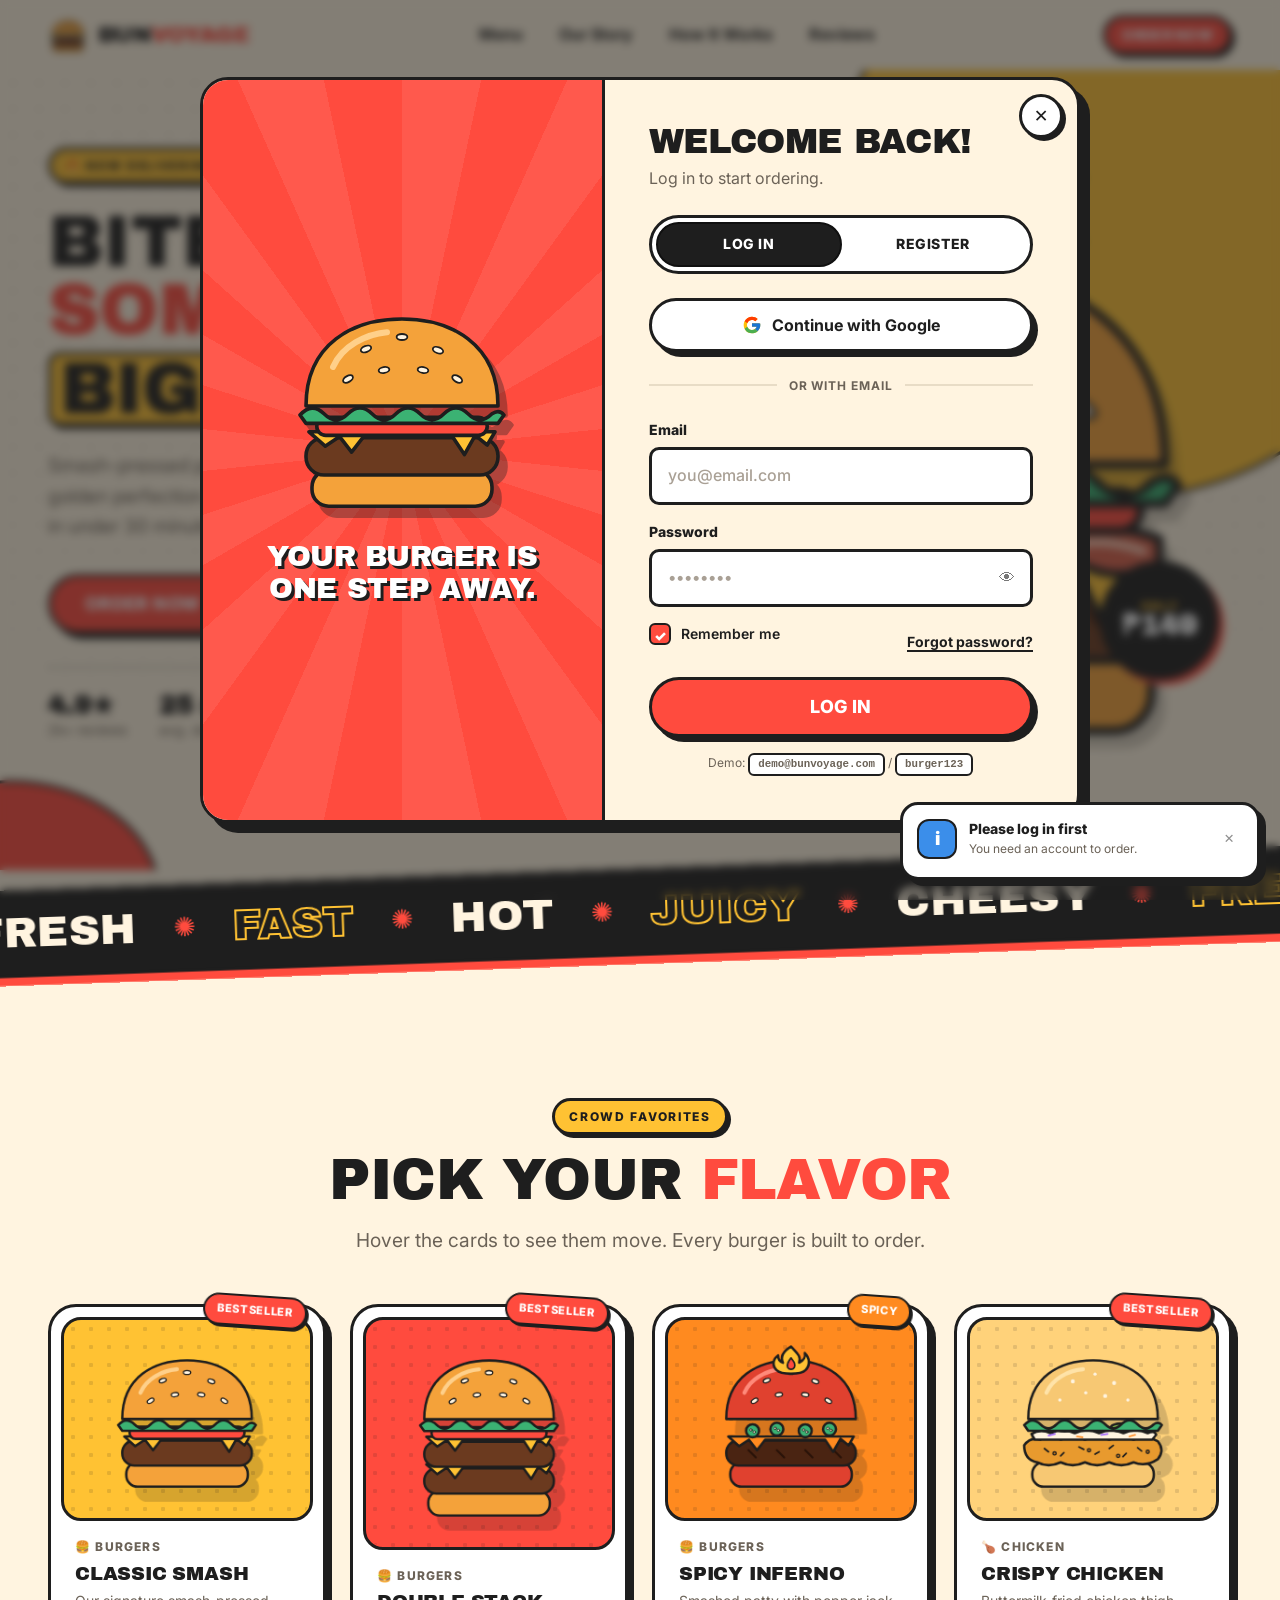
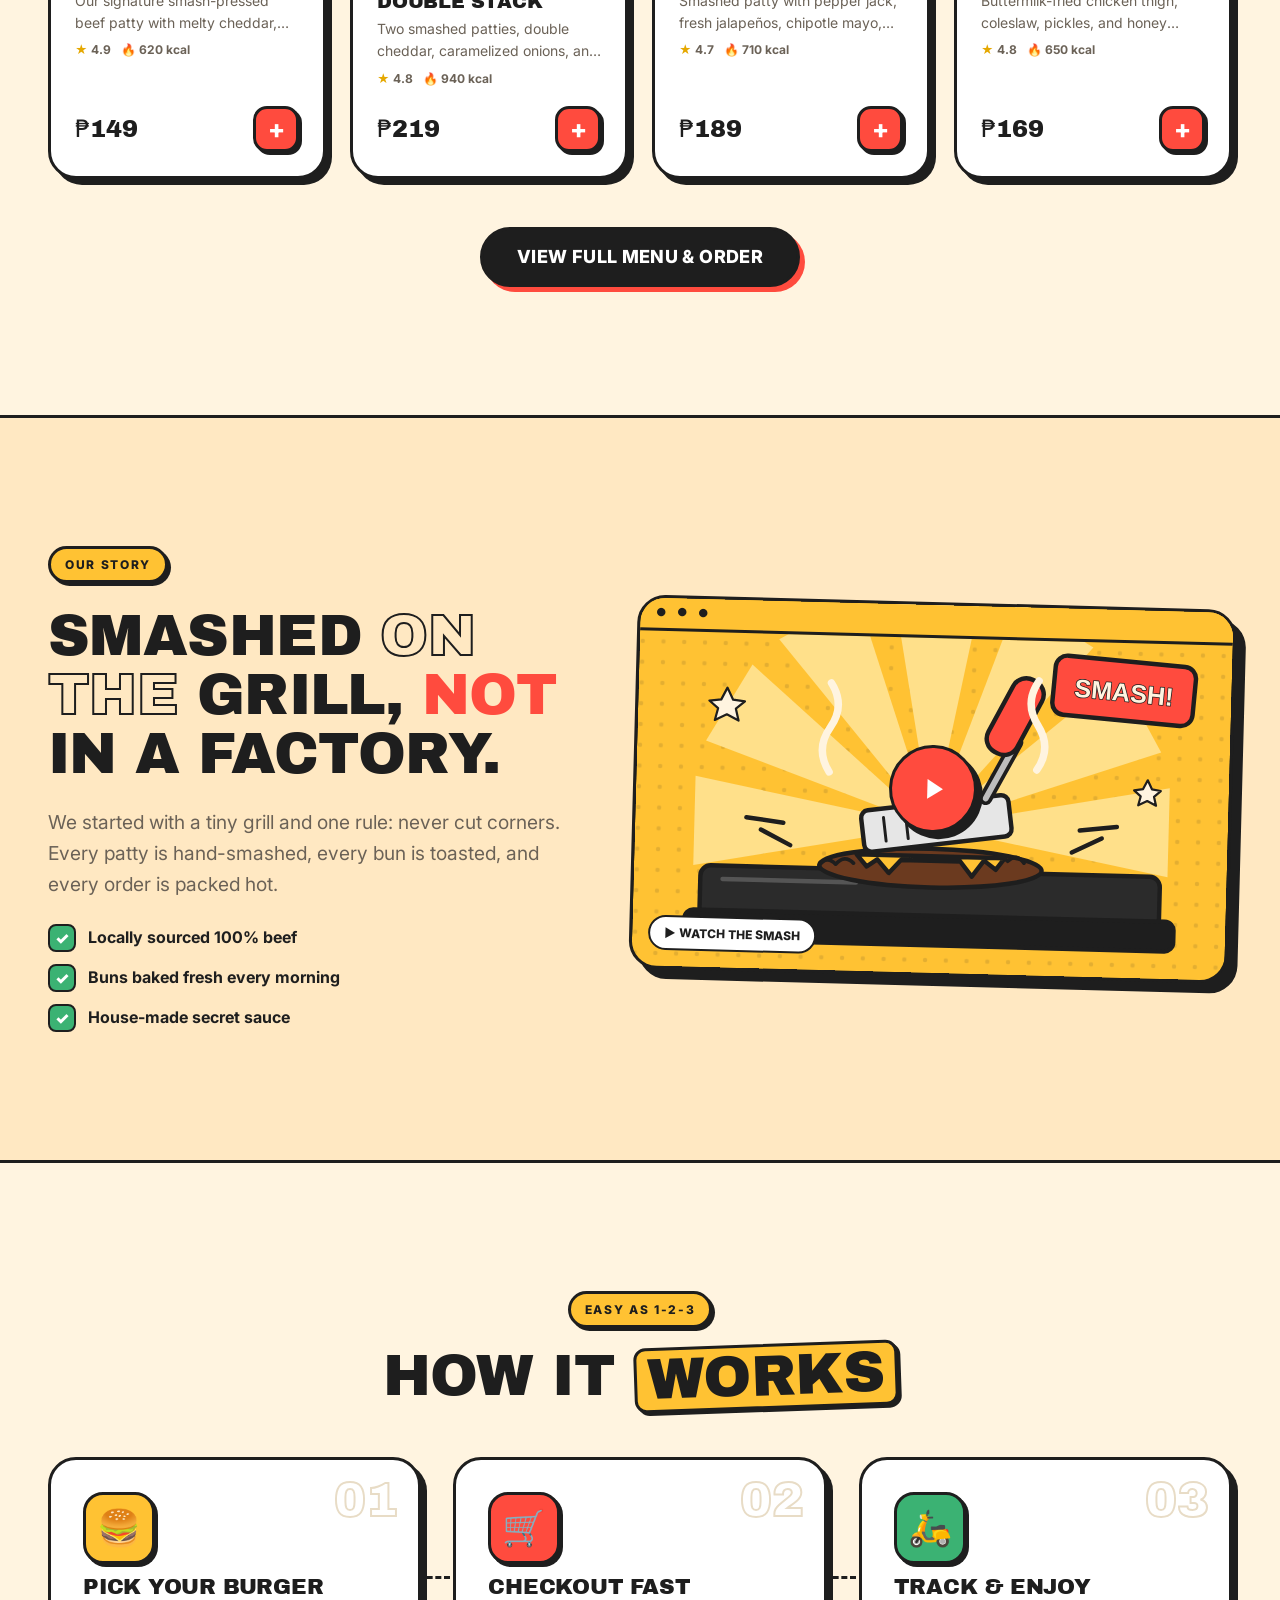
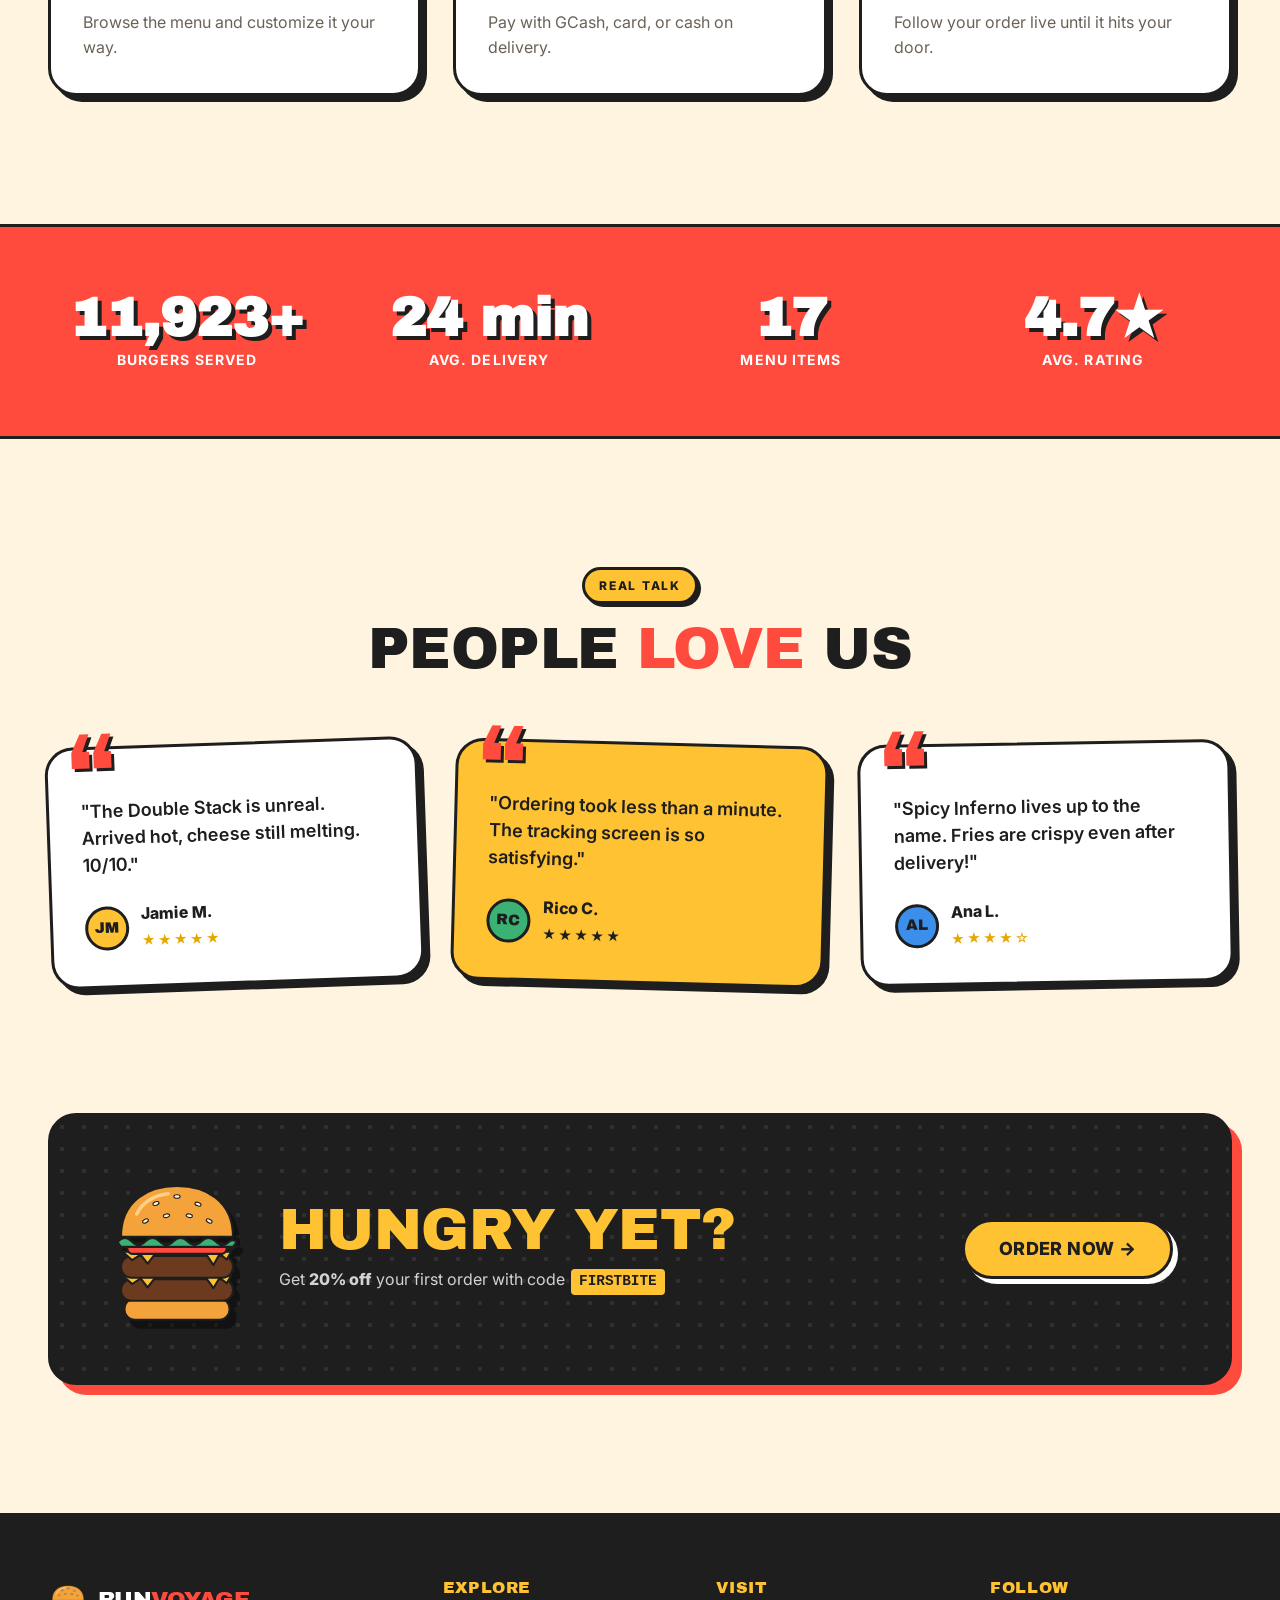
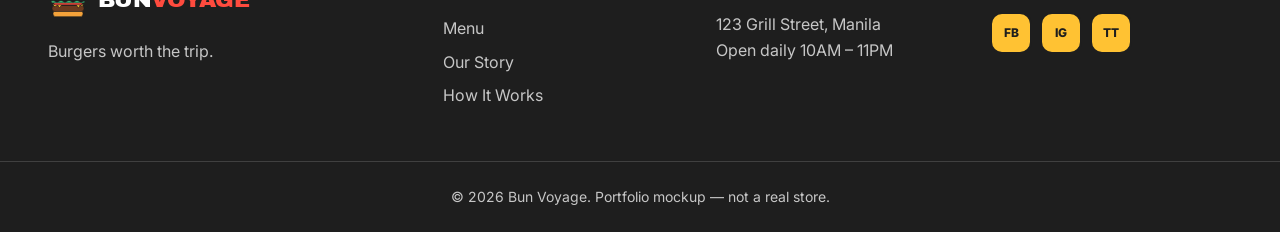
<file: app/product.html>
<!DOCTYPE html>
<html lang="en">
<head>
  <meta charset="UTF-8" />
  <meta name="viewport" content="width=device-width, initial-scale=1.0" />
  <title>Product — Bun Voyage</title>
  <link rel="icon" href="../assets/images/products/burger-classic.svg" />

  <!-- Fonts -->
  <link rel="preconnect" href="https://fonts.googleapis.com" />
  <link rel="preconnect" href="https://fonts.gstatic.com" crossorigin />
  <link href="https://fonts.googleapis.com/css2?family=Archivo+Black&family=Inter:wght@400;500;600;800&display=swap" rel="stylesheet" />

  <!-- Base -->
  <link rel="stylesheet" href="../css/base/reset.css" />
  <link rel="stylesheet" href="../css/base/variables.css" />
  <link rel="stylesheet" href="../css/base/typography.css" />
  <!-- Components -->
  <link rel="stylesheet" href="../css/components/buttons.css" />
  <link rel="stylesheet" href="../css/components/navbar.css" />
  <link rel="stylesheet" href="../css/components/cards.css" />
  <link rel="stylesheet" href="../css/components/forms.css" />
  <link rel="stylesheet" href="../css/components/toast.css" />
  <!-- Page -->
  <link rel="stylesheet" href="../css/animations.css" />
  <link rel="stylesheet" href="../css/pages/app.css" />
  <link rel="stylesheet" href="../css/pages/product.css" />
</head>

<body class="app" data-page="home">

  <header class="app-nav" id="appNav"></header>

  <main class="app-main container">

    <!-- Breadcrumb -->
    <nav class="breadcrumb" aria-label="Breadcrumb">
      <a href="home.html">← Back to menu</a>
      <span>/</span>
      <span id="crumbCategory">Burgers</span>
      <span>/</span>
      <strong id="crumbName">Loading...</strong>
    </nav>

    <!-- ================= PRODUCT DETAIL ================= -->
    <section class="product" id="productView">

      <!-- LEFT: 3D image -->
      <div class="product__gallery">
        <div class="product__bg" id="productBg" aria-hidden="true"></div>

        <div class="tilt product__img" data-tilt data-tilt-max="20">
          <img id="productImg" src="../assets/images/products/burger-classic.svg" alt="" class="tilt__img" />
          <span class="tilt__glare"></span>
        </div>

        <span class="product__tag" id="productTag" hidden>Bestseller</span>
        <p class="product__hint">↔ Move your mouse over the burger</p>
      </div>

      <!-- RIGHT: info + options -->
      <div class="product__info">
        <span class="eyebrow" id="productCategory">Burgers</span>
        <h1 class="product__name" id="productName">Loading...</h1>

        <div class="product__meta">
          <span class="rating">★ <strong id="productRating">0.0</strong> <small id="productReviews">(0 reviews)</small></span>
          <span class="dot">•</span>
          <span>🔥 <span id="productCal">0</span> kcal</span>
          <span class="dot">•</span>
          <span>⏱ <span id="productTime">0</span> min</span>
        </div>

        <p class="product__desc" id="productDesc"></p>

        <p class="product__price">
          <span id="basePrice">₱0</span>
          <small>base price</small>
        </p>

        <form id="productForm" class="product__form">

          <!-- SIZE (burgers / sides / drinks) -->
          <fieldset class="opt-group" id="sizeGroup">
            <legend>Choose size <span class="req">Required</span></legend>
            <div class="opt-grid">
              <label class="opt-card">
                <input type="radio" name="size" value="Regular" data-price="0" checked />
                <span><strong>Regular</strong><small>+₱0</small></span>
              </label>
              <label class="opt-card">
                <input type="radio" name="size" value="Large" data-price="40" />
                <span><strong>Large</strong><small>+₱40</small></span>
              </label>
              <label class="opt-card">
                <input type="radio" name="size" value="Monster" data-price="80" />
                <span><strong>Monster</strong><small>+₱80</small></span>
              </label>
            </div>
          </fieldset>

          <!-- ADD-ONS (burgers only — hidden by JS for other categories) -->
          <fieldset class="opt-group" id="addonGroup">
            <legend>Add-ons <span class="opt">Optional</span></legend>
            <div class="addon-list">
              <label class="addon">
                <input type="checkbox" name="addons" value="Extra Cheese" data-price="25" />
                <span class="addon__box"></span>
                <span class="addon__name">🧀 Extra Cheese</span>
                <span class="addon__price">+₱25</span>
              </label>
              <label class="addon">
                <input type="checkbox" name="addons" value="Bacon" data-price="40" />
                <span class="addon__box"></span>
                <span class="addon__name">🥓 Crispy Bacon</span>
                <span class="addon__price">+₱40</span>
              </label>
              <label class="addon">
                <input type="checkbox" name="addons" value="Extra Patty" data-price="60" />
                <span class="addon__box"></span>
                <span class="addon__name">🍖 Extra Patty</span>
                <span class="addon__price">+₱60</span>
              </label>
              <label class="addon">
                <input type="checkbox" name="addons" value="Fried Egg" data-price="20" />
                <span class="addon__box"></span>
                <span class="addon__name">🍳 Fried Egg</span>
                <span class="addon__price">+₱20</span>
              </label>
            </div>
          </fieldset>

          <!-- REMOVE INGREDIENTS (burgers only) -->
          <fieldset class="opt-group" id="removeGroup">
            <legend>Remove ingredients</legend>
            <div class="pill-toggles">
              <label class="pill-toggle"><input type="checkbox" name="remove" value="No Onions" /><span>No onions</span></label>
              <label class="pill-toggle"><input type="checkbox" name="remove" value="No Pickles" /><span>No pickles</span></label>
              <label class="pill-toggle"><input type="checkbox" name="remove" value="No Tomato" /><span>No tomato</span></label>
              <label class="pill-toggle"><input type="checkbox" name="remove" value="No Sauce" /><span>No sauce</span></label>
            </div>
          </fieldset>

          <!-- NOTES -->
          <div class="field">
            <label for="notes">Special instructions</label>
            <textarea id="notes" name="notes" rows="2" maxlength="120" placeholder="e.g. well-done patty, extra napkins"></textarea>
          </div>

          <!-- QTY + ADD -->
          <div class="buy-bar">
            <div class="qty" role="group" aria-label="Quantity">
              <button type="button" class="qty__btn" data-qty="-1" aria-label="Decrease">−</button>
              <input type="number" id="qtyInput" class="qty__input" value="1" min="1" max="20" aria-label="Quantity" />
              <button type="button" class="qty__btn" data-qty="1" aria-label="Increase">+</button>
            </div>

            <button type="submit" class="btn btn--primary btn--lg buy-bar__add" id="addBtn">
              Add to Cart • <span id="lineTotal">₱0</span>
            </button>
          </div>

          <p class="stock-note" id="stockNote"></p>
        </form>
      </div>
    </section>

    <!-- Not found state -->
    <section class="empty-state" id="notFound" hidden>
      <img src="../assets/images/products/burger-spicy.svg" alt="" class="anim-wiggle" />
      <h3>Product not found</h3>
      <p>This item may have been removed from the menu.</p>
      <a href="home.html" class="btn btn--primary">Back to menu</a>
    </section>

    <!-- ================= RELATED ================= -->
    <section class="related" id="relatedSection">
      <div class="grid-head">
        <h2>You may also <span class="hl-red">like</span></h2>
      </div>
      <div class="product-grid" id="relatedGrid"></div>
    </section>
  </main>

  <nav class="bottom-nav" id="bottomNav" aria-label="Mobile"></nav>
  <div class="toasts" id="toasts" aria-live="polite"></div>

  <!-- ================= SCRIPTS ================= -->
  <script src="../js/data/products.js"></script>
  <script src="../js/core/storage.js"></script>
  <script src="../js/core/auth.js"></script>
  <script>Auth.guard();</script>
  <script src="../js/core/cart.js"></script>
  <script src="../js/ui/toast.js"></script>
  <script src="../js/ui/navbar.js"></script>
  <script src="../js/ui/tilt3d.js"></script>
  <script src="../js/pages/product.js"></script>
</body>
</html>
</file>
<file: css/base/variables.css>
/* ==========================================================
   DESIGN TOKENS — Bun Voyage
   Flat / Neo-brutalist: bold colors + thick borders + hard shadows
   ========================================================== */
:root {
  /* ---------- Brand colors ---------- */
  --cream:    #FFF4E0;   /* main background */
  --cream-2:  #FFE8C2;   /* alt section background */
  --red:      #FF4B3E;   /* primary / CTA */
  --red-dk:   #D93A2F;
  --mustard:  #FFC233;   /* highlight / accent */
  --mustard-dk:#E5A800;
  --green:    #3BB273;   /* success */
  --blue:     #3B8EEA;   /* info */
  --bun:      #F4A23A;
  --patty:    #6B3A1F;
  --dark:     #1E1E1E;   /* text + borders */
  --white:    #FFFFFF;
  --muted:    #6B6257;   /* secondary text */
  --line:     #E8DCC6;   /* soft dividers */

  /* ---------- Status colors (order tracking) ---------- */
  --st-pending:   var(--mustard);
  --st-confirmed: var(--blue);
  --st-preparing: #FF8A1F;
  --st-delivery:  #A66BFF;
  --st-completed: var(--green);
  --st-cancelled: #9A948C;

  /* ---------- Typography ---------- */
  --font-display: "Archivo Black", "Arial Black", Impact, sans-serif;
  --font-body: "Inter", system-ui, -apple-system, "Segoe UI", Roboto, sans-serif;

  --fs-xs:   0.75rem;
  --fs-sm:   0.875rem;
  --fs-base: 1rem;
  --fs-md:   1.125rem;
  --fs-lg:   1.375rem;

  /* ---------- Borders ---------- */
  --bw: 3px;
  --border: var(--bw) solid var(--dark);
  --border-thin: 2px solid var(--dark);

  /* ---------- Hard shadows (ang "pop" ng flat design) ---------- */
  --shadow-xs: 2px 2px 0 var(--dark);
  --shadow-sm: 3px 3px 0 var(--dark);
  --shadow:    6px 6px 0 var(--dark);
  --shadow-lg: 10px 10px 0 var(--dark);
  --shadow-red: 6px 6px 0 var(--red);

  /* ---------- Radius ---------- */
  --r-xs:   6px;
  --r-sm:   10px;
  --r:      18px;
  --r-lg:   28px;
  --r-pill: 999px;

  /* ---------- Layout & spacing ---------- */
  --container: 1200px;
  --gutter:  clamp(16px, 4vw, 48px);
  --section: clamp(72px, 10vw, 140px);
  --nav-h:   76px;
  --bottom-nav-h: 68px;

  --sp-1: 4px;
  --sp-2: 8px;
  --sp-3: 12px;
  --sp-4: 16px;
  --sp-5: 24px;
  --sp-6: 32px;
  --sp-7: 48px;
  --sp-8: 64px;

  /* ---------- Motion ---------- */
  --ease-out:    cubic-bezier(0.22, 1, 0.36, 1);
  --ease-bounce: cubic-bezier(0.34, 1.56, 0.64, 1);
  --t-fast: 0.15s;
  --t:      0.3s;
  --t-slow: 0.6s;

  /* ---------- Layers (z-index) ---------- */
  --z-base:    1;
  --z-sticky:  50;
  --z-nav:     100;
  --z-fab:     150;
  --z-modal:   1000;
  --z-toast:   1100;
  --z-confetti:1200;
}
</file>
<file: css/base/typography.css>
/* ==========================================================
   TYPOGRAPHY + GLOBAL UTILITIES
   ========================================================== */

/* ---------- Body ---------- */
body {
  font-family: var(--font-body);
  font-size: var(--fs-base);
  background: var(--cream);
  color: var(--dark);
  overflow-x: hidden;
}

::selection {
  background: var(--mustard);
  color: var(--dark);
}

/* ---------- Headings ---------- */
h1, h2, h3, h4,
.display {
  font-family: var(--font-display);
  font-weight: 400;              /* Archivo Black is already heavy */
  line-height: 1.02;
  letter-spacing: -0.01em;
  text-transform: uppercase;
}

h1 { font-size: clamp(2.6rem, 7.5vw, 6.2rem); }
h2 { font-size: clamp(1.9rem, 5vw, 3.6rem); }
h3 { font-size: clamp(1.1rem, 2vw, 1.35rem); }
h4 { font-size: 1rem; letter-spacing: 0.04em; }

p { max-width: 70ch; }

strong { font-weight: 800; }

/* ---------- Text styles ---------- */
.lead {
  font-size: clamp(1rem, 1.6vw, 1.2rem);
  color: var(--muted);
  max-width: 52ch;
}

.eyebrow {
  display: inline-block;
  padding: 6px 14px;
  font-family: var(--font-body);
  font-size: var(--fs-xs);
  font-weight: 800;
  letter-spacing: 0.14em;
  text-transform: uppercase;
  background: var(--mustard);
  border: var(--border);
  border-radius: var(--r-pill);
  box-shadow: var(--shadow-sm);
}

/* ---------- Highlights ---------- */
.hl-red { color: var(--red); }

.hl-box {
  display: inline-block;
  padding: 0 0.18em;
  background: var(--mustard);
  border: var(--border);
  border-radius: 12px;
  box-shadow: var(--shadow-sm);
  transform: rotate(-2deg);
}

.stroke-text {
  color: transparent;
  -webkit-text-stroke: 2px var(--dark);
}

.code,
code {
  display: inline-block;
  padding: 1px 8px;
  font-family: ui-monospace, "SFMono-Regular", Consolas, monospace;
  font-size: 0.9em;
  font-weight: 700;
  background: var(--white);
  border: var(--border-thin);
  border-radius: var(--r-xs);
}

/* ---------- Links ---------- */
.link {
  font-weight: 700;
  text-decoration: underline;
  text-decoration-thickness: 2px;
  text-underline-offset: 3px;
  transition: color var(--t-fast);
}
.link:hover { color: var(--red); }

.back-link {
  display: inline-block;
  margin-bottom: var(--sp-3);
  font-size: var(--fs-sm);
  text-decoration: none;
}

/* ---------- Small labels ---------- */
.opt,
.req {
  margin-left: 6px;
  padding: 1px 8px;
  font-family: var(--font-body);
  font-size: 0.7rem;
  font-weight: 700;
  letter-spacing: 0.04em;
  text-transform: uppercase;
  vertical-align: middle;
  border-radius: var(--r-pill);
}
.opt { background: var(--cream-2); color: var(--muted); }
.req { background: var(--red); color: var(--white); }

.dot { color: var(--muted); }

.mock-note {
  margin-top: var(--sp-3);
  font-size: var(--fs-sm);
  color: var(--muted);
}

/* ---------- Layout helpers ---------- */
.container {
  width: min(var(--container), 100% - var(--gutter) * 2);
  margin-inline: auto;
}

.section { padding-block: var(--section); }

.section-head {
  display: grid;
  justify-items: center;
  gap: var(--sp-4);
  margin-bottom: var(--sp-7);
  text-align: center;
}
.section-head .lead { margin-inline: auto; }

/* ---------- Spacing / alignment utilities ---------- */
.center { text-align: center; }
.mt-16 { margin-top: 16px; }
.mt-32 { margin-top: 32px; }
.mt-48 { margin-top: 48px; }

/* ---------- Avatar (initials circle, used everywhere) ---------- */
.avatar {
  --c: var(--mustard);
  display: inline-grid;
  place-items: center;
  flex-shrink: 0;
  width: 44px;
  height: 44px;
  font-family: var(--font-display);
  font-size: 0.95rem;
  background: var(--c);
  border: var(--border);
  border-radius: 50%;
}
.avatar--lg { width: 56px; height: 56px; font-size: 1.1rem; }
.avatar--xl { width: 96px; height: 96px; font-size: 2rem; box-shadow: var(--shadow); }

/* ---------- Badges ---------- */
.badge {
  display: inline-flex;
  align-items: center;
  gap: 6px;
  padding: 4px 12px;
  font-size: var(--fs-xs);
  font-weight: 800;
  text-transform: uppercase;
  letter-spacing: 0.05em;
  background: var(--white);
  border: var(--border-thin);
  border-radius: var(--r-pill);
}
.badge--yellow { background: var(--mustard); }
.badge--green  { background: var(--green); color: var(--white); }
.badge--red    { background: var(--red); color: var(--white); }

/* ---------- Progress bar ---------- */
.progress {
  height: 14px;
  overflow: hidden;
  background: var(--white);
  border: var(--border-thin);
  border-radius: var(--r-pill);
}
.progress > span {
  display: block;
  height: 100%;
  background: repeating-linear-gradient(
    -45deg,
    var(--green) 0 10px,
    #34a067 10px 20px
  );
  border-right: var(--border-thin);
  transition: width var(--t-slow) var(--ease-out);
}
.progress--dark { background: rgba(255, 255, 255, 0.15); border-color: var(--white); }
.progress--dark > span { background: var(--mustard); border-color: var(--white); }
</file>
<file: css/components/buttons.css>
/* ==========================================================
   BUTTONS
   Base: white pill + thick border + hard shadow.
   Hover: umaangat. Click: "napipindot" (shadow disappears).
   ========================================================== */
.btn {
  --bg: var(--white);
  --fg: var(--dark);
  --sh: var(--dark);

  position: relative;
  display: inline-flex;
  align-items: center;
  justify-content: center;
  gap: 10px;
  padding: 14px 26px;
  font-family: var(--font-body);
  font-size: var(--fs-base);
  font-weight: 800;
  letter-spacing: 0.02em;
  line-height: 1;
  text-transform: uppercase;
  white-space: nowrap;
  color: var(--fg);
  background: var(--bg);
  border: var(--border);
  border-radius: var(--r-pill);
  box-shadow: 5px 5px 0 var(--sh);
  transition:
    transform var(--t-fast) ease,
    box-shadow var(--t-fast) ease,
    background var(--t) ease;
  user-select: none;
}

.btn:hover {
  transform: translate(-2px, -2px);
  box-shadow: 7px 7px 0 var(--sh);
}

.btn:active {
  transform: translate(5px, 5px);
  box-shadow: 0 0 0 var(--sh);
}

.btn:focus-visible {
  outline: 3px dashed var(--red);
  outline-offset: 4px;
}

/* ---------- Color variants ---------- */
.btn--primary { --bg: var(--red);     --fg: var(--white); }
.btn--primary:hover { --bg: var(--red-dk); }

.btn--yellow  { --bg: var(--mustard); }
.btn--yellow:hover { --bg: var(--mustard-dk); }

.btn--green   { --bg: var(--green);   --fg: var(--white); }

.btn--dark    { --bg: var(--dark);    --fg: var(--white); --sh: var(--red); }

.btn--ghost {
  --bg: transparent;
  box-shadow: none;
}
.btn--ghost:hover { --bg: var(--white); box-shadow: var(--shadow-sm); }

/* ---------- Sizes ---------- */
.btn--sm {
  padding: 10px 16px;
  font-size: var(--fs-sm);
  box-shadow: 3px 3px 0 var(--sh);
}
.btn--sm:hover  { box-shadow: 5px 5px 0 var(--sh); }
.btn--sm:active { transform: translate(3px, 3px); box-shadow: 0 0 0 var(--sh); }

.btn--lg {
  padding: 18px 34px;
  font-size: var(--fs-md);
}

.btn--block { width: 100%; }

/* ---------- Attention pulse (hero "Order Now") ---------- */
.btn--pulse { animation: pulse-ring 1.8s infinite; }
.btn--pulse:hover { animation: none; }

/* ---------- States ---------- */
.btn[disabled],
.btn.is-disabled {
  opacity: 0.5;
  pointer-events: none;
  box-shadow: none;
}

.btn.is-loading {
  color: transparent;
  pointer-events: none;
}
.btn.is-loading::after {
  content: "";
  position: absolute;
  width: 20px;
  height: 20px;
  border: 3px solid var(--fg);
  border-right-color: transparent;
  border-radius: 50%;
  animation: spin-slow 0.7s linear infinite;
}

/* ---------- Icon button (circle) ---------- */
.icon-btn {
  position: relative;
  display: grid;
  place-items: center;
  flex-shrink: 0;
  width: 44px;
  height: 44px;
  font-size: 1.1rem;
  background: var(--white);
  border: var(--border);
  border-radius: 50%;
  box-shadow: var(--shadow-sm);
  transition: transform var(--t-fast) var(--ease-bounce), box-shadow var(--t-fast);
}
.icon-btn:hover  { transform: rotate(-8deg) scale(1.06); }
.icon-btn:active { transform: translate(3px, 3px); box-shadow: none; }

.icon-btn--sm { width: 34px; height: 34px; font-size: 0.85rem; box-shadow: var(--shadow-xs); }

/* Count bubble on icon buttons (cart badge) */
.icon-btn__badge {
  position: absolute;
  top: -8px;
  right: -8px;
  display: grid;
  place-items: center;
  min-width: 22px;
  height: 22px;
  padding: 0 5px;
  font-size: 0.7rem;
  font-weight: 800;
  color: var(--white);
  background: var(--red);
  border: var(--border-thin);
  border-radius: var(--r-pill);
}
.icon-btn__badge:empty,
.icon-btn__badge[data-count="0"] { display: none; }

/* ---------- Chips (categories / filters) ---------- */
.chips {
  display: flex;
  gap: var(--sp-3);
  padding: 4px 4px 10px;
  overflow-x: auto;
  scrollbar-width: none;
}
.chips::-webkit-scrollbar { display: none; }

.chip {
  display: inline-flex;
  align-items: center;
  gap: 8px;
  flex-shrink: 0;
  padding: 10px 18px;
  font-weight: 700;
  font-size: var(--fs-sm);
  background: var(--white);
  border: var(--border);
  border-radius: var(--r-pill);
  box-shadow: var(--shadow-xs);
  transition: transform var(--t-fast), background var(--t-fast), box-shadow var(--t-fast);
}
.chip:hover { transform: translateY(-2px); box-shadow: var(--shadow-sm); }

.chip.is-active {
  color: var(--white);
  background: var(--dark);
  box-shadow: 3px 3px 0 var(--red);
}

.chip__count {
  display: inline-grid;
  place-items: center;
  min-width: 22px;
  height: 22px;
  padding: 0 6px;
  font-size: 0.7rem;
  color: var(--dark);
  background: var(--mustard);
  border: var(--border-thin);
  border-radius: var(--r-pill);
}

/* ---------- Google sign-in button ---------- */
.google-btn {
  --bg: var(--white);
  text-transform: none;
  letter-spacing: 0;
  font-weight: 700;
}
.google-btn:hover { --bg: #F7F7F7; }

/* ---------- Quick add "+" button on product cards ---------- */
.add-btn {
  display: grid;
  place-items: center;
  width: 46px;
  height: 46px;
  font-size: 1.6rem;
  font-weight: 800;
  line-height: 1;
  color: var(--white);
  background: var(--red);
  border: var(--border);
  border-radius: 14px;
  box-shadow: var(--shadow-sm);
  transition: transform var(--t-fast) var(--ease-bounce), box-shadow var(--t-fast);
}
.add-btn:hover  { transform: rotate(90deg) scale(1.08); }
.add-btn:active { transform: translate(3px, 3px); box-shadow: none; }
.add-btn[disabled] { background: var(--st-cancelled); pointer-events: none; }
</file>
<file: css/components/navbar.css>
/* ==========================================================
   1) LANDING NAVBAR  (.nav)
   ========================================================== */
.nav {
  position: sticky;
  top: 0;
  z-index: var(--z-nav);
  padding-block: 14px;
  background: transparent;
  transition: background var(--t), box-shadow var(--t), padding var(--t);
}

/* idinadagdag ng landing.js kapag nag-scroll na */
.nav.is-scrolled {
  padding-block: 10px;
  background: var(--cream);
  border-bottom: var(--border);
}

.nav__inner {
  display: flex;
  align-items: center;
  justify-content: space-between;
  gap: var(--sp-5);
}

/* ---------- Logo (shared by all navbars + footer) ---------- */
.nav__logo {
  display: inline-flex;
  align-items: center;
  gap: 10px;
  font-family: var(--font-display);
  font-size: 1.4rem;
  text-transform: uppercase;
  letter-spacing: -0.01em;
}
.nav__logo img {
  transition: transform 0.5s var(--ease-bounce);
}
.nav__logo:hover img { transform: rotate(-15deg) scale(1.1); }
.nav__logo--light { color: var(--white); }

/* ---------- Links ---------- */
.nav__links {
  display: flex;
  gap: var(--sp-2);
}
.nav__links a {
  position: relative;
  padding: 8px 14px;
  font-weight: 700;
  border-radius: var(--r-pill);
  transition: background var(--t-fast);
}
.nav__links a:hover { background: var(--mustard); }

.nav__actions {
  display: flex;
  align-items: center;
  gap: var(--sp-3);
}

/* ---------- Hamburger toggle (mobile) ---------- */
.nav__burger {
  display: none;
  flex-direction: column;
  justify-content: center;
  gap: 5px;
  width: 46px;
  height: 46px;
  padding: 0 11px;
  background: var(--white);
  border: var(--border);
  border-radius: 12px;
  box-shadow: var(--shadow-sm);
}
.nav__burger span {
  display: block;
  height: 3px;
  background: var(--dark);
  border-radius: 3px;
  transition: transform var(--t), opacity var(--t);
}
.nav.is-open .nav__burger span:nth-child(1) { transform: translateY(8px) rotate(45deg); }
.nav.is-open .nav__burger span:nth-child(2) { opacity: 0; }
.nav.is-open .nav__burger span:nth-child(3) { transform: translateY(-8px) rotate(-45deg); }

@media (max-width: 860px) {
  .nav__burger { display: flex; }

  .nav__links {
    position: absolute;
    top: calc(100% + 8px);
    left: var(--gutter);
    right: var(--gutter);
    flex-direction: column;
    gap: 4px;
    padding: var(--sp-4);
    background: var(--white);
    border: var(--border);
    border-radius: var(--r);
    box-shadow: var(--shadow);
    opacity: 0;
    visibility: hidden;
    transform: translateY(-12px);
    transition: opacity var(--t), transform var(--t), visibility var(--t);
  }
  .nav__links a { padding: 12px 16px; font-size: var(--fs-md); }

  .nav.is-open .nav__links {
    opacity: 1;
    visibility: visible;
    transform: translateY(0);
  }
}

@media (max-width: 420px) {
  .nav__logo { font-size: 1.15rem; }
  .nav__logo img { width: 32px; height: 32px; }
  .nav__actions .btn { padding: 9px 12px; font-size: 0.75rem; }
}

/* ==========================================================
   2) APP NAVBAR  (.app-nav)  — rendered by js/ui/navbar.js
   ========================================================== */
.app-nav {
  position: sticky;
  top: 0;
  z-index: var(--z-nav);
  height: var(--nav-h);
  background: var(--cream);
  border-bottom: var(--border);
}

.app-nav__inner {
  display: flex;
  align-items: center;
  justify-content: space-between;
  gap: var(--sp-5);
  height: 100%;
}

.app-nav__links {
  display: flex;
  gap: 6px;
  padding: 5px;
  background: var(--white);
  border: var(--border);
  border-radius: var(--r-pill);
  box-shadow: var(--shadow-sm);
}
.app-nav__links a {
  padding: 8px 18px;
  font-size: var(--fs-sm);
  font-weight: 800;
  text-transform: uppercase;
  letter-spacing: 0.03em;
  border-radius: var(--r-pill);
  transition: background var(--t-fast), color var(--t-fast);
}
.app-nav__links a:hover { background: var(--cream-2); }
.app-nav__links a.is-active {
  color: var(--white);
  background: var(--dark);
}

.app-nav__right {
  display: flex;
  align-items: center;
  gap: var(--sp-4);
}

/* cart badge bounce kapag nag-add (class added by JS) */
.icon-btn__badge.bump { animation: bounce 0.5s var(--ease-bounce); }

/* ---------- User dropdown ---------- */
.user-menu { position: relative; }

.user-menu__btn {
  display: flex;
  align-items: center;
  gap: 8px;
  padding: 4px 12px 4px 4px;
  font-weight: 700;
  background: var(--white);
  border: var(--border);
  border-radius: var(--r-pill);
  box-shadow: var(--shadow-sm);
  transition: transform var(--t-fast);
}
.user-menu__btn:hover { transform: translateY(-2px); }
.user-menu__btn .avatar { width: 34px; height: 34px; font-size: 0.8rem; border-width: 2px; }
.user-menu__caret { font-size: 0.7rem; transition: transform var(--t); }
.user-menu.is-open .user-menu__caret { transform: rotate(180deg); }

.user-menu__dropdown {
  position: absolute;
  top: calc(100% + 12px);
  right: 0;
  width: 240px;
  padding: var(--sp-2);
  background: var(--white);
  border: var(--border);
  border-radius: var(--r);
  box-shadow: var(--shadow);
  opacity: 0;
  visibility: hidden;
  transform: translateY(-10px) scale(0.97);
  transform-origin: top right;
  transition: opacity var(--t-fast), transform var(--t-fast), visibility var(--t-fast);
}
.user-menu.is-open .user-menu__dropdown {
  opacity: 1;
  visibility: visible;
  transform: translateY(0) scale(1);
}

.user-menu__head {
  padding: 10px 12px 12px;
  margin-bottom: 6px;
  border-bottom: 2px dashed var(--line);
}
.user-menu__head strong { display: block; }
.user-menu__head small  { color: var(--muted); word-break: break-all; }

.user-menu__dropdown a,
.user-menu__dropdown button {
  display: flex;
  align-items: center;
  gap: 10px;
  width: 100%;
  padding: 10px 12px;
  font-weight: 600;
  text-align: left;
  border-radius: var(--r-sm);
  transition: background var(--t-fast);
}
.user-menu__dropdown a:hover,
.user-menu__dropdown button:hover { background: var(--cream); }
.user-menu__dropdown [data-logout] { color: var(--red); }

/* ---------- App nav responsive ---------- */
@media (max-width: 860px) {
  .app-nav { height: 64px; }
  .app-nav__links { display: none; }   /* bottom nav na ang gagamitin */
  .user-menu__name,
  .user-menu__caret { display: none; }
  .user-menu__btn { padding: 3px; }
}

/* ==========================================================
   3) BOTTOM NAV (mobile only)
   ========================================================== */
.bottom-nav { display: none; }

@media (max-width: 860px) {
  .bottom-nav {
    position: fixed;
    left: 12px;
    right: 12px;
    bottom: 12px;
    z-index: var(--z-nav);
    display: grid;
    grid-template-columns: repeat(5, 1fr);
    height: var(--bottom-nav-h);
    padding: 6px;
    background: var(--dark);
    border: var(--border);
    border-radius: 22px;
    box-shadow: 4px 4px 0 var(--red);
  }

  .bottom-nav__link {
    position: relative;
    display: grid;
    place-items: center;
    align-content: center;
    gap: 2px;
    font-size: 0.65rem;
    font-weight: 700;
    text-transform: uppercase;
    letter-spacing: 0.04em;
    color: rgba(255, 255, 255, 0.6);
    border-radius: 16px;
    transition: color var(--t-fast), background var(--t-fast);
  }
  .bottom-nav__icon {
    font-size: 1.25rem;
    line-height: 1;
    transition: transform var(--t) var(--ease-bounce);
  }
  .bottom-nav__link.is-active {
    color: var(--dark);
    background: var(--mustard);
  }
  .bottom-nav__link.is-active .bottom-nav__icon { transform: translateY(-2px) scale(1.15); }

  .bottom-nav__badge {
    position: absolute;
    top: 4px;
    right: calc(50% - 22px);
    display: grid;
    place-items: center;
    min-width: 18px;
    height: 18px;
    padding: 0 4px;
    font-size: 0.6rem;
    color: var(--white);
    background: var(--red);
    border: 2px solid var(--dark);
    border-radius: var(--r-pill);
  }
  .bottom-nav__badge[data-count="0"] { display: none; }

  /* para hindi matakpan ng bottom nav ang content */
  body.app { padding-bottom: calc(var(--bottom-nav-h) + 28px); }
}
</file>
<file: css/components/cards.css>
/* ==========================================================
   PRODUCT GRID
   ========================================================== */
.product-grid {
  display: grid;
  grid-template-columns: repeat(auto-fill, minmax(250px, 1fr));
  gap: var(--sp-6) var(--sp-5);
}

.grid-head {
  display: flex;
  align-items: baseline;
  justify-content: space-between;
  gap: var(--sp-4);
  margin-bottom: var(--sp-5);
}
.grid-head h2 { font-size: clamp(1.5rem, 3vw, 2.2rem); }
.grid-count {
  font-size: var(--fs-sm);
  font-weight: 700;
  color: var(--muted);
}

/* ==========================================================
   PRODUCT CARD  — rendered by JS
   <article class="product-card" style="--accent: #FFC233">
     <a class="product-card__media tilt" data-tilt> <img class="tilt__img"> <span class="tilt__glare"></span> </a>
     <span class="product-card__tag">Bestseller</span>
     <div class="product-card__body"> ... </div>
   </article>
   ========================================================== */
.product-card {
  --accent: var(--mustard);
  position: relative;
  display: flex;
  flex-direction: column;
  background: var(--white);
  border: var(--border);
  border-radius: var(--r-lg);
  box-shadow: var(--shadow);
  transition: transform var(--t) var(--ease-out), box-shadow var(--t) var(--ease-out);
}
.product-card:hover {
  transform: translateY(-6px);
  box-shadow: var(--shadow-lg);
}

/* ---------- Image area ---------- */
.product-card__media {
  position: relative;
  display: grid;
  place-items: center;
  aspect-ratio: 5 / 4;
  margin: 10px 10px 0;
  padding: var(--sp-5);
  background: var(--accent);
  border: var(--border);
  border-radius: calc(var(--r-lg) - 8px);
  overflow: visible;
}

/* polka-dot pattern sa likod ng burger */
.product-card__media::before {
  content: "";
  position: absolute;
  inset: 0;
  border-radius: inherit;
  background-image: radial-gradient(rgba(30, 30, 30, 0.12) 2px, transparent 2.5px);
  background-size: 18px 18px;
  pointer-events: none;
}

.product-card__media img {
  position: relative;
  width: 82%;
  max-height: 100%;
  object-fit: contain;
  transition: transform var(--t) var(--ease-bounce);
}
.product-card:hover .product-card__media img {
  transform: translateZ(70px) scale(1.08) rotate(-4deg);
}

/* ---------- Tag (Bestseller / New / Spicy) ---------- */
.product-card__tag {
  position: absolute;
  top: -12px;
  right: 16px;
  z-index: 2;
  padding: 5px 12px;
  font-size: 0.7rem;
  font-weight: 800;
  letter-spacing: 0.06em;
  text-transform: uppercase;
  color: var(--white);
  background: var(--red);
  border: var(--border-thin);
  border-radius: var(--r-pill);
  box-shadow: var(--shadow-xs);
  transform: rotate(4deg);
}
.product-card__tag[data-tag="New"]   { background: var(--blue); }
.product-card__tag[data-tag="Spicy"] { background: #FF8A1F; }
.product-card__tag[data-tag="Value"] { background: var(--green); }

/* ---------- Body ---------- */
.product-card__body {
  display: flex;
  flex: 1;
  flex-direction: column;
  gap: 6px;
  padding: var(--sp-4) var(--sp-5) var(--sp-5);
}

.product-card__cat {
  font-size: var(--fs-xs);
  font-weight: 800;
  letter-spacing: 0.1em;
  text-transform: uppercase;
  color: var(--muted);
}

.product-card__name {
  font-size: 1.2rem;
  line-height: 1.1;
}
.product-card__name a:hover { color: var(--red); }

.product-card__desc {
  font-size: var(--fs-sm);
  color: var(--muted);
  display: -webkit-box;
  -webkit-line-clamp: 2;
  -webkit-box-orient: vertical;
  overflow: hidden;
}

.product-card__meta {
  display: flex;
  gap: 10px;
  font-size: var(--fs-xs);
  font-weight: 700;
  color: var(--muted);
}
.product-card__meta .star { color: var(--mustard-dk); }

.product-card__foot {
  display: flex;
  align-items: center;
  justify-content: space-between;
  gap: var(--sp-3);
  margin-top: auto;
  padding-top: var(--sp-3);
}

.price {
  font-family: var(--font-display);
  font-size: 1.5rem;
  line-height: 1;
}
.price small {
  font-family: var(--font-body);
  font-size: var(--fs-xs);
  font-weight: 600;
  color: var(--muted);
}

/* ---------- Low stock / sold out ---------- */
.product-card__stock {
  font-size: var(--fs-xs);
  font-weight: 800;
  color: var(--red);
}

.product-card.is-soldout .product-card__media { filter: grayscale(1); opacity: 0.6; }
.product-card.is-soldout::after {
  content: "SOLD OUT";
  position: absolute;
  top: 34%;
  left: 50%;
  z-index: 3;
  padding: 8px 18px;
  font-family: var(--font-display);
  font-size: 1.1rem;
  color: var(--white);
  background: var(--dark);
  border: var(--border);
  border-radius: var(--r-sm);
  transform: translate(-50%, -50%) rotate(-8deg);
}

/* ==========================================================
   PANEL — generic white box (checkout steps, account, etc.)
   ========================================================== */
.panel {
  padding: clamp(20px, 3vw, 32px);
  background: var(--white);
  border: var(--border);
  border-radius: var(--r-lg);
  box-shadow: var(--shadow);
}
.panel + .panel { margin-top: var(--sp-5); }

.panel__head {
  display: flex;
  align-items: center;
  justify-content: space-between;
  gap: var(--sp-3);
  margin-bottom: var(--sp-5);
}
.panel__head .panel__title { margin-bottom: 0; }

.panel__title {
  display: flex;
  align-items: center;
  gap: 12px;
  margin-bottom: var(--sp-5);
  font-size: clamp(1.1rem, 2vw, 1.4rem);
}

.panel__num {
  display: grid;
  place-items: center;
  width: 34px;
  height: 34px;
  font-size: 1rem;
  background: var(--mustard);
  border: var(--border);
  border-radius: 50%;
}

.panel__actions {
  display: flex;
  justify-content: flex-end;
  gap: var(--sp-3);
  margin-top: var(--sp-5);
}

/* ==========================================================
   EMPTY STATE
   ========================================================== */
.empty-state {
  display: grid;
  justify-items: center;
  gap: var(--sp-3);
  padding: var(--sp-8) var(--sp-5);
  text-align: center;
  background: var(--white);
  border: 3px dashed var(--dark);
  border-radius: var(--r-lg);
}
.empty-state img {
  width: 140px;
  margin-bottom: var(--sp-3);
}
.empty-state h3 { font-size: 1.6rem; }
.empty-state p  { color: var(--muted); }
.empty-state .btn,
.empty-state__actions { margin-top: var(--sp-3); }
.empty-state__actions {
  display: flex;
  flex-wrap: wrap;
  justify-content: center;
  gap: var(--sp-3);
}

.empty-inline {
  padding: var(--sp-5);
  text-align: center;
  color: var(--muted);
  border: 2px dashed var(--line);
  border-radius: var(--r);
}

/* ==========================================================
   NOTICE (info box)
   ========================================================== */
.notice {
  display: flex;
  align-items: flex-start;
  gap: var(--sp-3);
  padding: var(--sp-4);
  margin-bottom: var(--sp-5);
  background: var(--cream);
  border: var(--border-thin);
  border-radius: var(--r);
}
.notice > span { font-size: 1.4rem; line-height: 1; }

/* ==========================================================
   RESPONSIVE
   ========================================================== */
@media (max-width: 560px) {
  .product-grid {
    grid-template-columns: repeat(2, 1fr);
    gap: var(--sp-5) var(--sp-3);
  }
  .product-card { border-radius: var(--r); box-shadow: var(--shadow-sm); }
  .product-card__media { margin: 6px 6px 0; padding: var(--sp-3); border-radius: 12px; }
  .product-card__body { padding: var(--sp-3); }
  .product-card__name { font-size: 0.95rem; }
  .product-card__desc { display: none; }
  .price { font-size: 1.15rem; }
  .add-btn { width: 38px; height: 38px; font-size: 1.3rem; }
}
</file>
<file: css/components/forms.css>
/* ==========================================================
   FIELDS
   ========================================================== */
.field {
  display: grid;
  gap: 6px;
  margin-bottom: var(--sp-4);
}

.field label,
.opt-group legend {
  font-size: var(--fs-sm);
  font-weight: 800;
}

/* ---------- Text inputs / select / textarea ---------- */
input[type="text"],
input[type="email"],
input[type="password"],
input[type="tel"],
input[type="number"],
input[type="date"],
input[type="search"],
select,
textarea,
.select {
  width: 100%;
  padding: 13px 16px;
  font-size: var(--fs-base);
  font-weight: 500;
  background: var(--white);
  border: var(--border);
  border-radius: var(--r-sm);
  outline: none;
  transition: box-shadow var(--t-fast), transform var(--t-fast), background var(--t-fast);
}

textarea {
  resize: vertical;
  min-height: 80px;
  line-height: 1.5;
}

input::placeholder,
textarea::placeholder { color: #A9A095; }

/* focus = lumalabas ang hard shadow */
input:focus,
select:focus,
textarea:focus {
  box-shadow: var(--shadow-sm);
  transform: translate(-1px, -1px);
  background: #FFFDF8;
}

input:disabled {
  color: var(--muted);
  background: var(--cream);
  cursor: not-allowed;
}

/* ---------- Custom select arrow ---------- */
select,
.select {
  appearance: none;
  padding-right: 44px;
  cursor: pointer;
  background-image: url("data:image/svg+xml,%3Csvg xmlns='http://www.w3.org/2000/svg' width='14' height='9' viewBox='0 0 14 9'%3E%3Cpath d='M1 1l6 6 6-6' fill='none' stroke='%231E1E1E' stroke-width='2.5' stroke-linecap='round'/%3E%3C/svg%3E");
  background-repeat: no-repeat;
  background-position: right 16px center;
}

/* ---------- Hint & error text ---------- */
.field__hint {
  font-size: var(--fs-xs);
  color: var(--muted);
}

.field__error {
  min-height: 0;
  font-size: var(--fs-xs);
  font-weight: 700;
  color: var(--red);
}
.field__error:empty { display: none; }

/* idinadagdag ng JS kapag invalid */
.field.has-error input,
.field.has-error select,
.field.has-error textarea {
  background: #FFF1F0;
  border-color: var(--red);
  box-shadow: 3px 3px 0 var(--red);
}
.field.has-error { animation: shake 0.35s ease; }

.field.is-valid input { border-color: var(--green); }

/* Error message ng buong form (e.g. "Wrong password") */
.form-error {
  padding: 10px 14px;
  margin-bottom: var(--sp-4);
  font-size: var(--fs-sm);
  font-weight: 700;
  color: var(--red);
  background: #FFF1F0;
  border: 2px solid var(--red);
  border-radius: var(--r-sm);
}
.form-error:empty { display: none; }

/* ==========================================================
   LAYOUT HELPERS
   ========================================================== */
.form-grid {
  display: grid;
  grid-template-columns: repeat(2, 1fr);
  gap: 0 var(--sp-4);
}
.form-grid--3 { grid-template-columns: 2fr 1fr 1fr; }

.field-row {
  display: flex;
  align-items: center;
  justify-content: space-between;
  gap: var(--sp-3);
  margin-bottom: var(--sp-4);
  font-size: var(--fs-sm);
}

@media (max-width: 600px) {
  .form-grid,
  .form-grid--3 { grid-template-columns: 1fr; }
}

/* ==========================================================
   PASSWORD FIELD + STRENGTH METER
   ========================================================== */
.field__pw { position: relative; }
.field__pw input { padding-right: 52px; }

.pw-toggle {
  position: absolute;
  top: 50%;
  right: 8px;
  display: grid;
  place-items: center;
  width: 36px;
  height: 36px;
  font-size: 1rem;
  border-radius: 8px;
  transform: translateY(-50%);
  opacity: 0.6;
  transition: opacity var(--t-fast), background var(--t-fast);
}
.pw-toggle:hover { opacity: 1; background: var(--cream); }
.pw-toggle.is-shown { opacity: 1; }

.pw-meter {
  height: 6px;
  overflow: hidden;
  background: var(--line);
  border-radius: var(--r-pill);
}
.pw-meter span {
  display: block;
  width: 0;
  height: 100%;
  border-radius: inherit;
  transition: width var(--t), background var(--t);
}
/* data-strength set by JS: 1 weak → 4 strong */
.pw-meter[data-strength="1"] span { width: 25%;  background: var(--red); }
.pw-meter[data-strength="2"] span { width: 50%;  background: #FF8A1F; }
.pw-meter[data-strength="3"] span { width: 75%;  background: var(--mustard); }
.pw-meter[data-strength="4"] span { width: 100%; background: var(--green); }

/* ==========================================================
   CHECKBOX (custom)
   ========================================================== */
.checkbox {
  display: inline-flex;
  align-items: center;
  gap: 10px;
  margin-bottom: var(--sp-4);
  font-size: var(--fs-sm);
  font-weight: 600;
  cursor: pointer;
  user-select: none;
}

.checkbox input {
  appearance: none;
  flex-shrink: 0;
  display: grid;
  place-items: center;
  width: 22px;
  height: 22px;
  background: var(--white);
  border: var(--border-thin);
  border-radius: 6px;
  cursor: pointer;
  transition: background var(--t-fast);
}
.checkbox input::after {
  content: "✓";
  font-size: 14px;
  font-weight: 900;
  color: var(--white);
  transform: scale(0);
  transition: transform var(--t-fast) var(--ease-bounce);
}
.checkbox input:checked { background: var(--red); }
.checkbox input:checked::after { transform: scale(1); }
.checkbox input:focus-visible { outline: 3px dashed var(--red); outline-offset: 2px; }

/* ==========================================================
   SWITCH (toggle)
   ========================================================== */
.switch {
  position: relative;
  flex-shrink: 0;
  display: inline-block;
  width: 56px;
  height: 32px;
  cursor: pointer;
}
.switch input {
  position: absolute;
  opacity: 0;
  width: 0;
  height: 0;
}
.switch span {
  position: absolute;
  inset: 0;
  background: var(--line);
  border: var(--border-thin);
  border-radius: var(--r-pill);
  transition: background var(--t);
}
.switch span::before {
  content: "";
  position: absolute;
  top: 3px;
  left: 3px;
  width: 22px;
  height: 22px;
  background: var(--white);
  border: var(--border-thin);
  border-radius: 50%;
  transition: transform var(--t) var(--ease-bounce);
}
.switch input:checked + span { background: var(--green); }
.switch input:checked + span::before { transform: translateX(24px); }
.switch input:focus-visible + span { outline: 3px dashed var(--red); outline-offset: 3px; }

/* ==========================================================
   PILL TOGGLES (multi-select chips: remove ingredients, tags)
   ========================================================== */
.pill-toggles {
  display: flex;
  flex-wrap: wrap;
  gap: var(--sp-2);
}
.pill-toggle input { position: absolute; opacity: 0; pointer-events: none; }
.pill-toggle span {
  display: inline-block;
  padding: 8px 16px;
  font-size: var(--fs-sm);
  font-weight: 700;
  background: var(--white);
  border: var(--border-thin);
  border-radius: var(--r-pill);
  cursor: pointer;
  transition: background var(--t-fast), transform var(--t-fast);
}
.pill-toggle span:hover { transform: translateY(-2px); }
.pill-toggle input:checked + span {
  color: var(--white);
  background: var(--dark);
  box-shadow: 2px 2px 0 var(--red);
}
.pill-toggle input:checked + span::before { content: "✓ "; }
.pill-toggle input:focus-visible + span { outline: 3px dashed var(--red); outline-offset: 2px; }

/* ==========================================================
   SEGMENTED CONTROL (Delivery / Pickup, ASAP / Schedule)
   ========================================================== */
.segmented {
  display: grid;
  grid-template-columns: repeat(auto-fit, minmax(140px, 1fr));
  gap: var(--sp-3);
  margin-bottom: var(--sp-4);
}
.segmented__opt input { position: absolute; opacity: 0; pointer-events: none; }
.segmented__opt span {
  display: grid;
  gap: 2px;
  padding: 14px 18px;
  font-weight: 800;
  background: var(--white);
  border: var(--border);
  border-radius: var(--r);
  cursor: pointer;
  transition: transform var(--t-fast), box-shadow var(--t-fast), background var(--t-fast);
}
.segmented__opt small {
  font-size: var(--fs-xs);
  font-weight: 600;
  color: var(--muted);
}
.segmented__opt span:hover { transform: translateY(-2px); }
.segmented__opt input:checked + span {
  background: var(--mustard);
  box-shadow: var(--shadow-sm);
}
.segmented__opt input:checked + span small { color: var(--dark); }
.segmented__opt input:focus-visible + span { outline: 3px dashed var(--red); outline-offset: 3px; }

/* ==========================================================
   SEARCH BAR
   ========================================================== */
.search {
  position: relative;
  flex: 1;
  display: flex;
  align-items: center;
}
.search svg {
  position: absolute;
  left: 16px;
  color: var(--muted);
  pointer-events: none;
}
.search input {
  padding: 14px 18px 14px 48px;
  border-radius: var(--r-pill);
  box-shadow: var(--shadow-sm);
}
.search input:focus { box-shadow: var(--shadow); }
.search--sm input { padding-block: 10px; }

/* ==========================================================
   QUANTITY STEPPER
   ========================================================== */
.qty {
  display: inline-flex;
  align-items: center;
  overflow: hidden;
  background: var(--white);
  border: var(--border);
  border-radius: var(--r-pill);
  box-shadow: var(--shadow-sm);
}
.qty__btn {
  display: grid;
  place-items: center;
  width: 44px;
  height: 44px;
  font-size: 1.3rem;
  font-weight: 800;
  transition: background var(--t-fast);
}
.qty__btn:hover { background: var(--mustard); }
.qty__btn:disabled { opacity: 0.3; pointer-events: none; }

.qty__input,
.qty__value {
  width: 44px;
  padding: 0 !important;
  font-weight: 800;
  text-align: center;
  border: none !important;
  border-radius: 0 !important;
  box-shadow: none !important;
  transform: none !important;
  -moz-appearance: textfield;
}
.qty__input::-webkit-outer-spin-button,
.qty__input::-webkit-inner-spin-button { -webkit-appearance: none; margin: 0; }

.qty--sm .qty__btn { width: 34px; height: 34px; font-size: 1.1rem; }
.qty--sm .qty__input,
.qty--sm .qty__value { width: 32px; font-size: var(--fs-sm); }

/* ==========================================================
   DIVIDER ("or with email")
   ========================================================== */
.divider {
  display: flex;
  align-items: center;
  gap: var(--sp-3);
  margin: var(--sp-5) 0;
  font-size: var(--fs-xs);
  font-weight: 700;
  letter-spacing: 0.08em;
  text-transform: uppercase;
  color: var(--muted);
}
.divider::before,
.divider::after {
  content: "";
  flex: 1;
  height: 2px;
  background: var(--line);
}

/* Demo credentials hint sa login */
.demo-hint {
  margin-top: var(--sp-4);
  font-size: var(--fs-xs);
  text-align: center;
  color: var(--muted);
}
</file>
<file: css/components/modal.css>
/* ==========================================================
   MODAL — base
   Hidden by default. JS adds .is-open to show.
   ========================================================== */
.modal {
  position: fixed;
  inset: 0;
  z-index: var(--z-modal);
  display: grid;
  place-items: center;
  padding: var(--sp-4);
  visibility: hidden;
  pointer-events: none;
}

.modal.is-open {
  visibility: visible;
  pointer-events: auto;
}

/* lock page scroll habang bukas ang modal (class added by modal.js) */
body.modal-open { overflow: hidden; }

/* ---------- Overlay ---------- */
.modal__overlay {
  position: absolute;
  inset: 0;
  background: rgba(30, 30, 30, 0.55);
  backdrop-filter: blur(4px);
  opacity: 0;
  transition: opacity var(--t) ease;
}
.modal.is-open .modal__overlay { opacity: 1; }

/* ---------- Dialog box ---------- */
.modal__dialog {
  position: relative;
  display: grid;
  grid-template-columns: 0.85fr 1fr;
  width: min(880px, 100%);
  max-height: calc(100vh - 32px);
  max-height: calc(100dvh - 32px);
  overflow: hidden;
  background: var(--cream);
  border: var(--border);
  border-radius: var(--r-lg);
  box-shadow: var(--shadow-lg);
  opacity: 0;
  transform: translateY(40px) scale(0.92) rotate(-1deg);
  transition:
    opacity var(--t) ease,
    transform 0.45s var(--ease-bounce);
}
.modal.is-open .modal__dialog {
  opacity: 1;
  transform: translateY(0) scale(1) rotate(0);
}

/* Small single-column dialog (success, confirm, receipt) */
.modal__dialog--small {
  display: block;
  width: min(460px, 100%);
  overflow-y: auto;
  padding: clamp(24px, 4vw, 36px);
}

/* ---------- Close button ---------- */
.modal__close {
  position: absolute;
  top: 14px;
  right: 14px;
  z-index: 3;
}

/* ==========================================================
   AUTH MODAL — left visual side
   ========================================================== */
.modal__side {
  position: relative;
  display: flex;
  flex-direction: column;
  align-items: center;
  justify-content: center;
  gap: var(--sp-5);
  padding: var(--sp-7) var(--sp-5);
  overflow: hidden;
  text-align: center;
  color: var(--white);
  background: var(--red);
  border-right: var(--border);
}

/* sunburst rays sa likod */
.modal__side::before {
  content: "";
  position: absolute;
  inset: -50%;
  background: repeating-conic-gradient(
    from 0deg,
    rgba(255, 255, 255, 0.08) 0deg 12deg,
    transparent 12deg 24deg
  );
  animation: spin-slow 40s linear infinite;
}

.modal__side img {
  position: relative;
  width: min(240px, 80%);
  filter: drop-shadow(8px 10px 0 rgba(30, 30, 30, 0.35));
}

.modal__side .display {
  position: relative;
  font-size: clamp(1.3rem, 2.4vw, 1.8rem);
  line-height: 1.1;
  text-shadow: 3px 3px 0 var(--dark);
}

/* ==========================================================
   AUTH MODAL — right form side
   ========================================================== */
.modal__body {
  padding: clamp(24px, 4vw, 44px);
  overflow-y: auto;
}

.modal__title {
  padding-right: 48px;  /* space para sa close button */
  font-size: clamp(1.6rem, 3vw, 2.2rem);
}

.modal__sub {
  margin: 6px 0 var(--sp-5);
  color: var(--muted);
}

/* ---------- Tabs (Log In / Register) ---------- */
.tabs {
  position: relative;
  display: grid;
  grid-template-columns: 1fr 1fr;
  padding: 5px;
  margin-bottom: var(--sp-5);
  background: var(--white);
  border: var(--border);
  border-radius: var(--r-pill);
}

.tabs__btn {
  position: relative;
  z-index: 1;
  padding: 10px;
  font-weight: 800;
  font-size: var(--fs-sm);
  text-transform: uppercase;
  letter-spacing: 0.04em;
  border-radius: var(--r-pill);
  transition: color var(--t);
}
.tabs__btn.is-active { color: var(--white); }

/* sliding background — moves under the active tab */
.tabs__indicator {
  position: absolute;
  top: 5px;
  bottom: 5px;
  left: 5px;
  width: calc(50% - 5px);
  background: var(--dark);
  border-radius: var(--r-pill);
  transition: transform 0.4s var(--ease-bounce);
}
.tabs[data-active="register"] .tabs__indicator { transform: translateX(100%); }

/* ---------- Forms switch ---------- */
.auth-form { display: none; }
.auth-form.is-active {
  display: block;
  animation: fade-up 0.4s var(--ease-out);
}

/* ==========================================================
   SUCCESS (checkout)
   ========================================================== */
.success {
  display: grid;
  justify-items: center;
  gap: var(--sp-3);
  text-align: center;
}

.success__check {
  display: grid;
  place-items: center;
  width: 92px;
  height: 92px;
  margin-bottom: var(--sp-2);
  font-size: 3rem;
  font-weight: 900;
  color: var(--white);
  background: var(--green);
  border: var(--border);
  border-radius: 50%;
  box-shadow: var(--shadow);
  animation: pop-in 0.6s var(--ease-bounce) 0.2s both;
}

.success h2 { font-size: 2rem; }
.success p  { color: var(--muted); }
.success p strong { color: var(--dark); }

.success__eta {
  padding: 8px 16px;
  background: var(--mustard);
  border: var(--border-thin);
  border-radius: var(--r-pill);
  color: var(--dark) !important;
}

.success__actions {
  display: grid;
  gap: var(--sp-3);
  width: 100%;
  margin-top: var(--sp-4);
}

/* ==========================================================
   CONFIRM (cancel order / logout / reset)
   ========================================================== */
.confirm {
  display: grid;
  gap: var(--sp-3);
  text-align: center;
}

.confirm__icon {
  justify-self: center;
  display: grid;
  place-items: center;
  width: 72px;
  height: 72px;
  font-size: 2rem;
  background: var(--mustard);
  border: var(--border);
  border-radius: 50%;
  box-shadow: var(--shadow-sm);
  animation: wiggle 1.4s ease-in-out infinite;
}

.confirm h2 { font-size: 1.6rem; }
.confirm p  { color: var(--muted); margin-inline: auto; }
.confirm .field { text-align: left; margin-top: var(--sp-2); }

.confirm__actions {
  display: grid;
  grid-template-columns: 1fr 1fr;
  gap: var(--sp-3);
  margin-top: var(--sp-3);
}

/* ==========================================================
   RESPONSIVE
   ========================================================== */
@media (max-width: 760px) {
  .modal { align-items: end; padding: 0; }

  /* nagiging bottom sheet sa mobile */
  .modal__dialog {
    grid-template-columns: 1fr;
    width: 100%;
    max-height: 92vh;
    max-height: 92dvh;
    border-radius: var(--r-lg) var(--r-lg) 0 0;
    border-bottom: none;
    box-shadow: none;
    transform: translateY(100%);
  }
  .modal.is-open .modal__dialog { transform: translateY(0); }

  .modal__dialog--small { overflow-y: auto; }

  .modal__side { display: none; }

  /* drag handle look */
  .modal__dialog::before {
    content: "";
    position: absolute;
    top: 10px;
    left: 50%;
    width: 48px;
    height: 5px;
    background: var(--line);
    border-radius: var(--r-pill);
    transform: translateX(-50%);
  }
}
</file>
<file: css/components/toast.css>
/* ==========================================================
   TOASTS — rendered by js/ui/toast.js
   <div class="toast toast--success">
     <span class="toast__icon">✓</span>
     <div class="toast__body">
       <strong class="toast__title">Added to cart</strong>
       <p class="toast__msg">Classic Smash × 1</p>
     </div>
     <button class="toast__close">✕</button>
     <span class="toast__bar"></span>
   </div>
   ========================================================== */

/* ---------- Container (bottom-right stack) ---------- */
.toasts {
  position: fixed;
  right: 20px;
  bottom: 20px;
  z-index: var(--z-toast);
  display: flex;
  flex-direction: column-reverse;   /* pinakabago sa ibaba */
  gap: var(--sp-3);
  width: min(360px, calc(100vw - 32px));
  pointer-events: none;
}

/* ---------- Toast ---------- */
.toast {
  --toast-c: var(--green);
  position: relative;
  display: flex;
  align-items: center;
  gap: var(--sp-3);
  padding: 14px 14px 18px;
  overflow: hidden;
  background: var(--white);
  border: var(--border);
  border-radius: var(--r);
  box-shadow: var(--shadow);
  pointer-events: auto;
  animation: toast-in 0.45s var(--ease-bounce) both;
}

.toast.is-leaving {
  animation: toast-out 0.3s ease forwards;
}

@keyframes toast-in {
  from { opacity: 0; transform: translateX(110%) rotate(4deg); }
  to   { opacity: 1; transform: translateX(0) rotate(0); }
}

@keyframes toast-out {
  to { opacity: 0; transform: translateX(110%) scale(0.9); }
}

/* ---------- Types ---------- */
.toast--success { --toast-c: var(--green); }
.toast--error   { --toast-c: var(--red); }
.toast--info    { --toast-c: var(--blue); }
.toast--warning { --toast-c: var(--mustard); }
.toast--cart    { --toast-c: var(--mustard); }

/* ---------- Icon ---------- */
.toast__icon {
  flex-shrink: 0;
  display: grid;
  place-items: center;
  width: 40px;
  height: 40px;
  font-size: 1.15rem;
  font-weight: 900;
  color: var(--white);
  background: var(--toast-c);
  border: var(--border-thin);
  border-radius: 12px;
  animation: pop-in 0.4s var(--ease-bounce) 0.15s both;
}
.toast--warning .toast__icon,
.toast--cart .toast__icon { color: var(--dark); }

/* product image instead of icon (cart toast) */
.toast__img {
  flex-shrink: 0;
  width: 44px;
  height: 44px;
  padding: 4px;
  object-fit: contain;
  background: var(--cream);
  border: var(--border-thin);
  border-radius: 12px;
}

/* ---------- Text ---------- */
.toast__body {
  flex: 1;
  min-width: 0;
}
.toast__title {
  display: block;
  font-size: var(--fs-sm);
  font-weight: 800;
  line-height: 1.3;
}
.toast__msg {
  font-size: var(--fs-xs);
  color: var(--muted);
  white-space: nowrap;
  overflow: hidden;
  text-overflow: ellipsis;
}

/* optional action link (e.g. "View cart") */
.toast__action {
  flex-shrink: 0;
  padding: 6px 12px;
  font-size: var(--fs-xs);
  font-weight: 800;
  text-transform: uppercase;
  background: var(--mustard);
  border: var(--border-thin);
  border-radius: var(--r-pill);
  transition: transform var(--t-fast);
}
.toast__action:hover { transform: translateY(-2px); }

/* ---------- Close ---------- */
.toast__close {
  flex-shrink: 0;
  display: grid;
  place-items: center;
  width: 28px;
  height: 28px;
  font-size: 0.8rem;
  border-radius: 8px;
  opacity: 0.5;
  transition: opacity var(--t-fast), background var(--t-fast);
}
.toast__close:hover { opacity: 1; background: var(--cream); }

/* ---------- Countdown bar ---------- */
.toast__bar {
  position: absolute;
  left: 0;
  bottom: 0;
  height: 5px;
  width: 100%;
  background: var(--toast-c);
  border-top: 2px solid var(--dark);
  transform-origin: left;
  animation: toast-timer linear forwards;
  animation-duration: var(--duration, 3000ms);
}
.toast:hover .toast__bar { animation-play-state: paused; }  /* hover = pause */

@keyframes toast-timer {
  from { transform: scaleX(1); }
  to   { transform: scaleX(0); }
}

/* ---------- Mobile: top-center, above bottom nav ---------- */
@media (max-width: 860px) {
  .toasts {
    top: 76px;
    bottom: auto;
    right: 50%;
    flex-direction: column;
    transform: translateX(50%);
  }

  @keyframes toast-in {
    from { opacity: 0; transform: translateY(-120%) scale(0.9); }
    to   { opacity: 1; transform: translateY(0) scale(1); }
  }
  @keyframes toast-out {
    to { opacity: 0; transform: translateY(-120%) scale(0.9); }
  }
}
</file>
<file: css/animations.css>
/* ==========================================================
   ANIMATIONS & EFFECTS
   ========================================================== */

/* ---------- Keyframes ---------- */
@keyframes float {
  0%, 100% { transform: translateY(0) rotate(var(--rot, 0deg)); }
  50%      { transform: translateY(-18px) rotate(var(--rot, 0deg)); }
}

@keyframes spin-slow {
  to { transform: rotate(360deg); }
}

@keyframes marquee {
  to { transform: translateX(-50%); }
}

@keyframes wiggle {
  0%, 100% { transform: rotate(-4deg); }
  50%      { transform: rotate(4deg); }
}

@keyframes bounce {
  0%, 100% { transform: scale(1); }
  40%      { transform: scale(1.35); }
  70%      { transform: scale(0.9); }
}

@keyframes pop-in {
  0%   { transform: scale(0.6); opacity: 0; }
  100% { transform: scale(1);   opacity: 1; }
}

@keyframes fade-up {
  from { transform: translateY(24px); opacity: 0; }
  to   { transform: translateY(0);    opacity: 1; }
}

@keyframes drop-in {
  0%   { transform: translateY(-120%) rotate(-8deg); opacity: 0; }
  70%  { transform: translateY(6%)    rotate(2deg);  opacity: 1; }
  100% { transform: translateY(0)     rotate(0);     opacity: 1; }
}

@keyframes pulse-ring {
  0%   { box-shadow: var(--shadow), 0 0 0 0   rgba(255, 75, 62, 0.55); }
  100% { box-shadow: var(--shadow), 0 0 0 22px rgba(255, 75, 62, 0); }
}

@keyframes shimmer {
  100% { transform: translateX(100%); }
}

@keyframes shake {
  0%, 100% { transform: translateX(0); }
  20%, 60% { transform: translateX(-8px); }
  40%, 80% { transform: translateX(8px); }
}

@keyframes blink-dot {
  0%, 100% { opacity: 1; }
  50%      { opacity: 0.25; }
}

/* ---------- Utility classes ---------- */
.anim-float  { animation: float 5s ease-in-out infinite; }
.anim-spin   { animation: spin-slow 22s linear infinite; }
.anim-wiggle { animation: wiggle 2.4s ease-in-out infinite; }
.anim-bounce { animation: bounce 0.5s var(--ease-bounce); }
.anim-pop    { animation: pop-in 0.45s var(--ease-bounce) both; }
.anim-fade-up{ animation: fade-up 0.6s var(--ease-out) both; }
.anim-shake  { animation: shake 0.4s ease; }

/* Staggered list items: style="--i:0", "--i:1", ... */
.stagger > * {
  animation: fade-up 0.55s var(--ease-out) both;
  animation-delay: calc(var(--i, 0) * 0.06s);
}

/* ---------- Hero headline: word-by-word drop ---------- */
.hero-title .word {
  display: inline-block;
  animation: drop-in 0.9s var(--ease-bounce) both;
  animation-delay: calc(var(--i) * 0.09s + 0.1s);
}

/* ---------- Scroll reveal (js/effects/scrollReveal.js) ---------- */
[data-reveal] {
  opacity: 0;
  transition:
    opacity 0.8s var(--ease-out),
    transform 0.8s var(--ease-out);
  transition-delay: var(--delay, 0s);
}
[data-reveal="up"]    { transform: translateY(48px); }
[data-reveal="left"]  { transform: translateX(-60px); }
[data-reveal="right"] { transform: translateX(60px); }
[data-reveal="zoom"]  { transform: scale(0.85); }

[data-reveal].is-visible {
  opacity: 1;
  transform: rotate(var(--rot, 0deg));
}

/* ---------- 3D TILT (js/ui/tilt3d.js) ---------- */
.tilt {
  --rx: 0deg;
  --ry: 0deg;
  --gx: 50%;
  --gy: 50%;
  position: relative;
  transform: perspective(900px) rotateX(var(--rx)) rotateY(var(--ry));
  transform-style: preserve-3d;
  transition: transform 0.5s var(--ease-out);
  will-change: transform;
}
.tilt.is-tilting { transition: transform 0.08s linear; }

/* image "pops out" of the card */
.tilt__img {
  transform: translateZ(60px);
  filter: drop-shadow(10px 14px 0 rgba(30, 30, 30, 0.18));
  pointer-events: none;
  user-select: none;
}

/* moving shine */
.tilt__glare {
  position: absolute;
  inset: 0;
  border-radius: inherit;
  background: radial-gradient(
    circle at var(--gx) var(--gy),
    rgba(255, 255, 255, 0.55),
    transparent 55%
  );
  opacity: 0;
  mix-blend-mode: soft-light;
  pointer-events: none;
  transition: opacity 0.3s;
}
.tilt.is-tilting .tilt__glare { opacity: 1; }

/* ---------- Skeleton loading ---------- */
.skeleton {
  position: relative;
  min-height: 320px;
  overflow: hidden;
  background: var(--cream-2) !important;
  border-color: var(--line) !important;
  box-shadow: none !important;
}
.skeleton::after {
  content: "";
  position: absolute;
  inset: 0;
  transform: translateX(-100%);
  background: linear-gradient(90deg, transparent, rgba(255, 255, 255, 0.6), transparent);
  animation: shimmer 1.2s infinite;
}

/* ---------- Confetti canvas (checkout success) ---------- */
.confetti {
  position: fixed;
  inset: 0;
  width: 100%;
  height: 100%;
  z-index: var(--z-confetti);
  pointer-events: none;
}

/* ---------- Live dot (e.g. "LIVE" tracking) ---------- */
.live-dot {
  display: inline-block;
  width: 10px;
  height: 10px;
  background: var(--red);
  border: 2px solid var(--dark);
  border-radius: 50%;
  animation: blink-dot 1.2s infinite;
}
</file>
<file: css/pages/landing.css>
/* ==========================================================
   LANDING PAGE — Bun Voyage
   ========================================================== */

/* walang horizontal scroll kahit nakatagilid ang marquee */
.landing main { overflow-x: clip; }

/* ==========================================================
   HERO
   ========================================================== */
.hero {
  position: relative;
  padding: clamp(24px, 5vw, 64px) 0 clamp(72px, 9vw, 120px);
  overflow: hidden;
}

/* dotted background */
.hero::before {
  content: "";
  position: absolute;
  inset: 0;
  z-index: 0;
  background-image: radial-gradient(rgba(30, 30, 30, 0.12) 2px, transparent 2.5px);
  background-size: 26px 26px;
  -webkit-mask-image: linear-gradient(to bottom, #000 40%, transparent);
          mask-image: linear-gradient(to bottom, #000 40%, transparent);
  pointer-events: none;
}

/* ---------- Background shapes (parallax) ---------- */
.hero__shape {
  position: absolute;
  z-index: 0;
  pointer-events: none;
}
.hero__shape--circle {
  top: -160px;
  right: -140px;
  width: clamp(360px, 46vw, 660px);
  aspect-ratio: 1;
  background: var(--mustard);
  border: var(--border);
  border-radius: 50%;
}
.hero__shape--blob {
  bottom: -170px;            /* tuktok lang ang sumisilip, hindi natatakpan ang stats */
  left: -100px;
  width: 260px;
  height: 260px;
  background: var(--red);
  border: var(--border);
  border-radius: 42% 58% 63% 37% / 41% 44% 56% 59%;
}

/* ---------- 2-column layout ---------- */
.hero__grid {
  position: relative;
  z-index: 1;
  display: grid;
  grid-template-columns: minmax(0, 1fr) minmax(0, 1fr);
  align-items: center;
  gap: clamp(24px, 4vw, 56px);
}

/* ---------- Left: copy ---------- */
.hero__copy {
  display: grid;
  justify-items: start;
  gap: var(--sp-5);
  min-width: 0;
}

.hero-title {
  font-size: clamp(2.6rem, 5.6vw, 5rem);
  line-height: 0.95;
}
.hero-title .hl-box {
  padding: 0 0.12em;
  margin-top: 0.1em;
}

.hero__cta {
  display: flex;
  flex-wrap: wrap;
  gap: var(--sp-4);
  margin-top: var(--sp-2);
}

.hero__meta {
  display: flex;
  flex-wrap: wrap;
  gap: var(--sp-5) var(--sp-6);
  margin-top: var(--sp-2);
  padding-top: var(--sp-5);
  border-top: 3px dashed rgba(30, 30, 30, 0.2);
}
.hero__meta li { display: grid; }
.hero__meta strong {
  font-family: var(--font-display);
  font-size: 1.6rem;
  line-height: 1;
}
.hero__meta span {
  font-size: var(--fs-sm);
  color: var(--muted);
}

/* ==========================================================
   HERO VISUAL — plate + burger + stickers
   Square box; everything inside is positioned in % of it.
   ========================================================== */
.hero__visual {
  position: relative;
  width: 100%;
  max-width: 540px;
  aspect-ratio: 1;
  justify-self: center;
}

/* ---------- Plate stage (fills the box) ---------- */
.plate-stage {
  position: absolute;
  inset: 4%;
  display: grid;
  place-items: center;
}

/* plate: spins; shadow on the wrapper so it doesn't rotate */
.plate-stage__plate {
  position: absolute;
  inset: 0;
  filter: drop-shadow(10px 10px 0 var(--dark));
}
.plate-stage__plate svg,
.plate-stage__plate img {
  display: block;
  width: 100%;
  height: 100%;
}
.plate-stage:hover .plate-stage__plate svg,
.plate-stage:hover .plate-stage__plate img {
  animation-duration: 8s;
}

/* soft shadow of the burger on the plate */
.plate-stage__shadow {
  position: absolute;
  z-index: 1;
  left: 50%;
  top: 68%;
  width: 54%;
  height: 10%;
  background: rgba(30, 30, 30, 0.25);
  border-radius: 50%;
  transform: translateX(-50%);
  filter: blur(2px);
}

/* burger: does NOT spin, follows the mouse (tilt) */
.plate-stage__burger {
  position: relative;
  z-index: 2;
  width: 62%;
  margin-top: -12%;
  cursor: grab;
}
.plate-stage__burger .tilt__img {
  width: 100%;
  filter: drop-shadow(8px 10px 0 rgba(30, 30, 30, 0.25));
}

/* ---------- Floating stickers ---------- */
.sticker {
  position: absolute;
  z-index: 3;
  width: 24%;
  filter: drop-shadow(6px 8px 0 rgba(30, 30, 30, 0.2));
  pointer-events: none;
}
.sticker--fries { left: -4%; bottom: 2%; }
.sticker--soda  { right: -2%; top: 0;   width: 20%; }

/* ---------- Price badge ---------- */
.badge-circle {
  position: absolute;
  z-index: 4;
  right: 0;
  bottom: 12%;
  display: grid;
  place-content: center;
  width: 22%;
  aspect-ratio: 1;
  min-width: 80px;
  text-align: center;
  line-height: 1;
  color: var(--white);
  background: var(--dark);
  border: var(--border);
  border-radius: 50%;
  box-shadow: 5px 5px 0 var(--red);
}
.badge-circle span {
  font-size: 0.7rem;
  font-weight: 800;
  letter-spacing: 0.15em;
  color: var(--mustard);
}
.badge-circle strong {
  font-family: var(--font-display);
  font-size: clamp(1.2rem, 2.4vw, 1.8rem);
}

/* ==========================================================
   MARQUEE STRIP
   ========================================================== */
.marquee {
  position: relative;
  z-index: 2;
  overflow: hidden;
  padding: 16px 0;
  background: var(--dark);
  border-block: var(--border);
  transform: rotate(-2deg) scale(1.04);
  box-shadow: 0 8px 0 var(--red);
}

.marquee__track {
  display: flex;
  align-items: center;
  gap: 36px;
  width: max-content;
  animation: marquee 22s linear infinite;
}
.marquee:hover .marquee__track { animation-play-state: paused; }

.marquee__track span {
  font-family: var(--font-display);
  font-size: clamp(1.5rem, 4vw, 2.6rem);
  line-height: 1.1;
  text-transform: uppercase;
  color: var(--cream);
}
.marquee__track span:nth-of-type(even) {
  color: transparent;
  -webkit-text-stroke: 2px var(--mustard);
}
.marquee__track b {
  font-size: 1.6rem;
  color: var(--red);
}

/* ==========================================================
   FEATURED MENU
   ========================================================== */
#menu { padding-top: calc(var(--section) + 16px); }

.menu-grid {
  display: grid;
  grid-template-columns: repeat(auto-fill, minmax(230px, 1fr));
  gap: var(--sp-6) var(--sp-5);
}

/* ==========================================================
   VIDEO / STORY
   ========================================================== */
.video-section {
  background: var(--cream-2);
  border-block: var(--border);
}

.video-grid {
  display: grid;
  grid-template-columns: minmax(0, 1fr) minmax(0, 1.15fr);
  align-items: center;
  gap: clamp(32px, 5vw, 64px);
}

.video-copy {
  display: grid;
  justify-items: start;
  gap: var(--sp-5);
}

.check-list {
  display: grid;
  gap: var(--sp-3);
}
.check-list li {
  display: flex;
  align-items: center;
  gap: 12px;
  font-weight: 700;
}
.check-list li::before {
  content: "✓";
  display: grid;
  place-items: center;
  flex-shrink: 0;
  width: 28px;
  height: 28px;
  font-weight: 900;
  color: var(--white);
  background: var(--green);
  border: var(--border-thin);
  border-radius: 8px;
}

/* video frame (tilt kept after scroll-reveal via --rot) */
.video-frame {
  --rot: 1.5deg;
  position: relative;
  aspect-ratio: 16 / 10;
  overflow: hidden;
  background: var(--dark);
  border: var(--border);
  border-radius: var(--r-lg);
  box-shadow: var(--shadow-lg);
  transform: rotate(var(--rot));
}

.video-frame video {
  width: 100%;
  height: 100%;
  object-fit: cover;
}

/* fake browser bar */
.video-frame::before {
  content: "● ● ●";
  position: absolute;
  inset: 0 0 auto 0;
  z-index: 2;
  padding: 6px 16px;
  font-size: 0.7rem;
  letter-spacing: 4px;
  background: var(--mustard);
  border-bottom: var(--border);
}

.video-play {
  position: absolute;
  top: 50%;
  left: 50%;
  z-index: 3;
  display: grid;
  place-items: center;
  width: 88px;
  height: 88px;
  color: var(--white);
  background: var(--red);
  border: var(--border);
  border-radius: 50%;
  box-shadow: var(--shadow);
  transform: translate(-50%, -50%);
  transition: transform var(--t) var(--ease-bounce), opacity var(--t);
  animation: pulse-ring 1.8s infinite;
}
.video-play:hover { transform: translate(-50%, -50%) scale(1.1); }
.video-frame.is-playing .video-play { opacity: 0; pointer-events: none; }
.video-frame.is-playing:hover .video-play { opacity: 1; pointer-events: auto; }

.video-tag {
  position: absolute;
  left: 16px;
  bottom: 16px;
  z-index: 3;
  padding: 6px 14px;
  font-size: var(--fs-xs);
  font-weight: 800;
  text-transform: uppercase;
  background: var(--white);
  border: var(--border-thin);
  border-radius: var(--r-pill);
}

/* ==========================================================
   HOW IT WORKS
   ========================================================== */
.steps {
  display: grid;
  grid-template-columns: repeat(3, minmax(0, 1fr));
  gap: var(--sp-6);
}

.step {
  position: relative;
  display: grid;
  justify-items: start;
  align-content: start;
  gap: var(--sp-3);
  padding: var(--sp-6);
  background: var(--white);
  border: var(--border);
  border-radius: var(--r-lg);
  box-shadow: var(--shadow);
}

/* dashed connector between steps */
.step:not(:last-child)::after {
  content: "";
  position: absolute;
  top: 50%;
  right: calc(var(--sp-6) * -1);
  width: var(--sp-6);
  border-top: 3px dashed var(--dark);
}

.step__num {
  position: absolute;
  top: 16px;
  right: 20px;
  font-family: var(--font-display);
  font-size: 3rem;
  line-height: 1;
  color: transparent;
  -webkit-text-stroke: 2px var(--line);
}

.step__icon {
  display: grid;
  place-items: center;
  width: 72px;
  height: 72px;
  font-size: 2.2rem;
  background: var(--mustard);
  border: var(--border);
  border-radius: 20px;
  box-shadow: var(--shadow-sm);
}
.step:nth-child(2) .step__icon { background: var(--red); }
.step:nth-child(3) .step__icon { background: var(--green); }
.step p { color: var(--muted); }

/* ==========================================================
   STATS
   ========================================================== */
.stats {
  padding-block: var(--sp-8);
  color: var(--white);
  background: var(--red);
  border-block: var(--border);
}

.stats__grid {
  display: grid;
  grid-template-columns: repeat(4, minmax(0, 1fr));
  gap: var(--sp-5);
}

.stat {
  display: grid;
  gap: 4px;
  text-align: center;
}
.stat strong {
  font-family: var(--font-display);
  font-size: clamp(2rem, 4.6vw, 3.4rem);
  line-height: 1;
  text-shadow: 4px 4px 0 var(--dark);
}
.stat span {
  font-size: var(--fs-sm);
  font-weight: 700;
  letter-spacing: 0.08em;
  text-transform: uppercase;
}

/* ==========================================================
   TESTIMONIALS
   ========================================================== */
.reviews {
  display: grid;
  grid-template-columns: repeat(3, minmax(0, 1fr));
  gap: var(--sp-7) var(--sp-6);
  padding-top: var(--sp-4);
}

.review {
  position: relative;
  display: flex;
  flex-direction: column;
  justify-content: space-between;
  gap: var(--sp-5);
  padding: var(--sp-7) var(--sp-6) var(--sp-6);
  background: var(--white);
  border: var(--border);
  border-radius: var(--r-lg);
  box-shadow: var(--shadow);
}
.review:nth-child(2) { background: var(--mustard); }

.review::before {
  content: "“";
  position: absolute;
  top: -30px;
  left: 20px;
  font-family: var(--font-display);
  font-size: 6rem;
  line-height: 1;
  color: var(--red);
  text-shadow: 3px 3px 0 var(--dark);
}

.review p {
  font-size: var(--fs-md);
  font-weight: 600;
  line-height: 1.5;
}

.review footer {
  display: flex;
  align-items: center;
  gap: var(--sp-3);
}
.review footer strong { display: block; }
.review footer small { color: var(--mustard-dk); letter-spacing: 2px; }
.review:nth-child(2) footer small { color: var(--dark); }

/* ==========================================================
   FINAL CTA
   ========================================================== */
.cta { padding: 0 0 var(--section); }

.cta__box {
  position: relative;
  display: grid;
  grid-template-columns: auto minmax(0, 1fr) auto;
  align-items: center;
  gap: var(--sp-6);
  padding: clamp(28px, 5vw, 56px);
  overflow: hidden;
  color: var(--white);
  background: var(--dark);
  border: var(--border);
  border-radius: var(--r-lg);
  box-shadow: 10px 10px 0 var(--red);
}
.cta__box::before {
  content: "";
  position: absolute;
  inset: 0;
  background-image: radial-gradient(rgba(255, 255, 255, 0.08) 2px, transparent 2.5px);
  background-size: 22px 22px;
  pointer-events: none;
}
.cta__box > * { position: relative; }

.cta__img {
  width: 140px;
  filter: drop-shadow(6px 8px 0 rgba(0, 0, 0, 0.4));
}
.cta__box h2 { color: var(--mustard); }
.cta__box p { margin-top: 8px; color: rgba(255, 255, 255, 0.8); }
.cta__box .code { color: var(--dark); background: var(--mustard); }
.cta__box .btn { --sh: var(--white); }

/* ==========================================================
   FOOTER
   ========================================================== */
.footer {
  padding: var(--sp-8) 0 var(--sp-5);
  color: rgba(255, 255, 255, 0.75);
  background: var(--dark);
  border-top: var(--border);
}

.footer__grid {
  display: grid;
  grid-template-columns: 1.5fr 1fr 1fr 1fr;
  gap: var(--sp-6);
  padding-bottom: var(--sp-7);
}

.footer h4 {
  margin-bottom: var(--sp-4);
  color: var(--mustard);
}

.footer__grid a:not(.nav__logo) {
  display: block;
  padding: 4px 0;
  transition: color var(--t-fast);
}
.footer__grid a:not(.nav__logo):hover { color: var(--white); }

.footer__tag { margin-top: var(--sp-3); }

.socials { display: flex; gap: var(--sp-2); }
.socials a {
  display: grid !important;
  place-items: center;
  width: 42px;
  height: 42px;
  padding: 0 !important;
  font-size: var(--fs-xs);
  font-weight: 800;
  color: var(--dark);
  background: var(--mustard);
  border: var(--border-thin);
  border-radius: 12px;
}
.socials a:hover { background: var(--white); }

.footer__copy {
  max-width: none;
  padding-top: var(--sp-5);
  font-size: var(--fs-sm);
  text-align: center;
  border-top: 1px solid rgba(255, 255, 255, 0.15);
}

/* ==========================================================
   HOVER EFFECTS (desktop only)
   ========================================================== */
@media (hover: hover) {
  .menu-grid .product-card:hover,
  .menu-grid .product-card.is-visible:hover { transform: translateY(-6px); }

  .step,
  .review { transition: transform var(--t) var(--ease-bounce); }
  .step:hover,
  .step.is-visible:hover   { transform: translateY(-8px) rotate(-1deg); }
  .review:hover,
  .review.is-visible:hover { transform: translateY(-6px) rotate(0deg); }
}

/* ==========================================================
   RESPONSIVE
   ========================================================== */
@media (max-width: 960px) {
  .hero__grid,
  .video-grid {
    grid-template-columns: minmax(0, 1fr);
  }

  .hero__shape--blob { display: none; }

  /* visual on top, text below */
  .hero__visual {
    order: -1;
    max-width: 440px;
  }

  .hero__copy {
    justify-items: center;
    text-align: center;
  }
  .hero__copy .lead { margin-inline: auto; }
  .hero__cta,
  .hero__meta { justify-content: center; }

  .steps,
  .reviews {
    grid-template-columns: minmax(0, 1fr);
    max-width: 520px;
    margin-inline: auto;
  }
  .step:not(:last-child)::after {
    top: auto;
    right: auto;
    left: 50%;
    bottom: calc(var(--sp-6) * -1);
    width: 0;
    height: var(--sp-6);
    border-top: none;
    border-left: 3px dashed var(--dark);
  }

  .stats__grid {
    grid-template-columns: repeat(2, minmax(0, 1fr));
    row-gap: var(--sp-6);
  }

  .cta__box {
    grid-template-columns: minmax(0, 1fr);
    justify-items: center;
    text-align: center;
  }

  .footer__grid { grid-template-columns: 1fr 1fr; }
}

@media (max-width: 560px) {
  .hero-title { font-size: clamp(2.3rem, 11vw, 3.2rem); }

  .hero__visual { max-width: 340px; }
  .plate-stage__plate { filter: drop-shadow(6px 6px 0 var(--dark)); }

  .hero__cta { width: 100%; flex-direction: column; }
  .hero__cta .btn { width: 100%; }

  .hero__meta { gap: var(--sp-4); }
  .hero__meta strong { font-size: 1.3rem; }

  .menu-grid {
    grid-template-columns: repeat(2, minmax(0, 1fr));
    gap: var(--sp-5) var(--sp-3);
  }

  .footer__grid { grid-template-columns: 1fr; }
}
</file>
<file: css/pages/app.css>
/* ==========================================================
   APP — shared layout for /app/*.html
   ========================================================== */

body.app {
  background:
    radial-gradient(rgba(30, 30, 30, 0.06) 1.5px, transparent 2px) 0 0 / 24px 24px,
    var(--cream);
}

.app-main {
  padding-top: var(--sp-6);
  padding-bottom: var(--sp-8);
  animation: fade-up 0.5s var(--ease-out);
}

/* ==========================================================
   PAGE HEADER  (title + action button)
   ========================================================== */
.page-head {
  display: flex;
  align-items: flex-end;
  justify-content: space-between;
  flex-wrap: wrap;
  gap: var(--sp-4);
  margin-bottom: var(--sp-6);
}
.page-head h1 {
  font-size: clamp(2.2rem, 5vw, 3.6rem);
}
.page-head__sub {
  margin-top: 8px;
  font-weight: 600;
  color: var(--muted);
}

/* ==========================================================
   BREADCRUMB
   ========================================================== */
.breadcrumb {
  display: flex;
  flex-wrap: wrap;
  align-items: center;
  gap: 8px;
  margin-bottom: var(--sp-5);
  font-size: var(--fs-sm);
  font-weight: 600;
  color: var(--muted);
}
.breadcrumb a {
  padding: 6px 14px;
  font-weight: 800;
  color: var(--dark);
  background: var(--white);
  border: var(--border-thin);
  border-radius: var(--r-pill);
  box-shadow: var(--shadow-xs);
  transition: transform var(--t-fast);
}
.breadcrumb a:hover { transform: translateX(-3px); }
.breadcrumb strong { color: var(--dark); }

/* ==========================================================
   STEPPER  (Cart → Checkout → Track)
   ========================================================== */
.stepper {
  display: flex;
  align-items: center;
  gap: var(--sp-3);
  margin-bottom: var(--sp-6);
  overflow-x: auto;
  scrollbar-width: none;
}
.stepper::-webkit-scrollbar { display: none; }

.stepper__item {
  display: flex;
  align-items: center;
  gap: 10px;
  flex-shrink: 0;
  font-size: var(--fs-sm);
  font-weight: 800;
  text-transform: uppercase;
  letter-spacing: 0.04em;
  color: var(--muted);
}

/* connecting line */
.stepper__item:not(:last-child)::after {
  content: "";
  width: clamp(24px, 6vw, 64px);
  height: 3px;
  margin-left: 4px;
  background: var(--line);
  border-radius: 3px;
}

.stepper__item span {
  display: grid;
  place-items: center;
  width: 34px;
  height: 34px;
  background: var(--white);
  border: var(--border-thin);
  border-color: var(--line);
  border-radius: 50%;
}

.stepper__item.is-active { color: var(--dark); }
.stepper__item.is-active span {
  color: var(--dark);
  background: var(--mustard);
  border: var(--border);
  box-shadow: var(--shadow-xs);
}

.stepper__item.is-done { color: var(--dark); }
.stepper__item.is-done span {
  color: var(--white);
  background: var(--green);
  border: var(--border);
}
.stepper__item.is-done::after { background: var(--dark); }

/* ==========================================================
   SUMMARY  (sticky right box: cart, checkout, orders)
   ========================================================== */
.summary {
  position: sticky;
  top: calc(var(--nav-h) + 24px);
  align-self: start;
  padding: clamp(20px, 3vw, 28px);
  background: var(--white);
  border: var(--border);
  border-radius: var(--r-lg);
  box-shadow: var(--shadow-lg);
}

/* receipt-style zigzag edge sa taas */
.summary::before {
  content: "";
  position: absolute;
  top: -3px;
  left: 24px;
  right: 24px;
  height: 10px;
  background:
    linear-gradient(135deg, var(--mustard) 25%, transparent 25%) 0 0 / 16px 16px,
    linear-gradient(225deg, var(--mustard) 25%, transparent 25%) 0 0 / 16px 16px;
}

.summary__title {
  margin-bottom: var(--sp-5);
  font-size: 1.4rem;
}

.summary__rows {
  display: grid;
  gap: 10px;
  padding: var(--sp-4) 0;
  margin: var(--sp-4) 0;
  border-block: 3px dashed var(--line);
}

.summary__row {
  display: flex;
  justify-content: space-between;
  gap: var(--sp-3);
  font-weight: 600;
}
.summary__row dt { color: var(--muted); }
.summary__row dd { font-weight: 800; }

.summary__row--discount dd { color: var(--green); }
.summary__row--discount .code { margin-left: 4px; font-size: 0.7rem; }

.summary__row--total {
  margin-top: 6px;
  padding-top: 12px;
  border-top: var(--border-thin);
}
.summary__row--total dt {
  font-family: var(--font-display);
  text-transform: uppercase;
  color: var(--dark);
}
.summary__row--total dd {
  font-family: var(--font-display);
  font-size: 1.6rem;
  line-height: 1;
  color: var(--red);
}

.summary__perks {
  display: grid;
  gap: 8px;
  margin-top: var(--sp-5);
  font-size: var(--fs-sm);
  font-weight: 600;
}

.summary__hint,
.summary__legal {
  margin-top: var(--sp-4);
  font-size: var(--fs-xs);
  color: var(--muted);
  text-align: center;
}

/* ==========================================================
   MINI LIST  (compact item rows: checkout, orders, receipt)
   <li class="mini-item">
     <img> <div><strong>Name</strong><small>Large · Bacon</small></div>
     <span class="mini-item__qty">×2</span> <b>₱298</b>
   </li>
   ========================================================== */
.mini-list {
  display: grid;
  gap: var(--sp-3);
  max-height: 300px;
  overflow-y: auto;
  padding-right: 4px;
}

.mini-item {
  display: grid;
  grid-template-columns: 48px 1fr auto auto;
  align-items: center;
  gap: var(--sp-3);
}
.mini-item img {
  width: 48px;
  height: 48px;
  padding: 4px;
  object-fit: contain;
  background: var(--cream);
  border: var(--border-thin);
  border-radius: 12px;
}
.mini-item strong {
  display: block;
  font-size: var(--fs-sm);
  line-height: 1.2;
}
.mini-item small {
  display: block;
  font-size: var(--fs-xs);
  color: var(--muted);
}
.mini-item__qty {
  font-size: var(--fs-sm);
  font-weight: 800;
  color: var(--muted);
}
.mini-item b { font-size: var(--fs-sm); }

/* ==========================================================
   STATUS PILL  (used in orders + history)
   <span class="status-pill" data-status="PREPARING">Preparing</span>
   ========================================================== */
.status-pill {
  --c: var(--st-pending);
  display: inline-flex;
  align-items: center;
  gap: 6px;
  padding: 4px 12px;
  font-size: 0.7rem;
  font-weight: 800;
  letter-spacing: 0.06em;
  text-transform: uppercase;
  background: var(--c);
  border: var(--border-thin);
  border-radius: var(--r-pill);
}
.status-pill::before {
  content: "";
  width: 8px;
  height: 8px;
  background: var(--dark);
  border-radius: 50%;
}
.status-pill[data-status="PENDING"]          { --c: var(--st-pending); }
.status-pill[data-status="CONFIRMED"]        { --c: var(--st-confirmed); color: var(--white); }
.status-pill[data-status="PREPARING"]        { --c: var(--st-preparing); }
.status-pill[data-status="OUT_FOR_DELIVERY"] { --c: var(--st-delivery); color: var(--white); }
.status-pill[data-status="COMPLETED"]        { --c: var(--st-completed); color: var(--white); }
.status-pill[data-status="CANCELLED"]        { --c: var(--st-cancelled); color: var(--white); }

.status-pill[data-status="CONFIRMED"]::before,
.status-pill[data-status="OUT_FOR_DELIVERY"]::before,
.status-pill[data-status="COMPLETED"]::before,
.status-pill[data-status="CANCELLED"]::before { background: var(--white); }

/* ==========================================================
   FLOATING CART BUTTON (home, mobile)
   ========================================================== */
.fab-cart {
  position: fixed;
  left: 50%;
  bottom: calc(var(--bottom-nav-h) + 24px);
  z-index: var(--z-fab);
  display: none;
  align-items: center;
  gap: 12px;
  padding: 12px 12px 12px 20px;
  font-weight: 800;
  color: var(--white);
  background: var(--red);
  border: var(--border);
  border-radius: var(--r-pill);
  box-shadow: var(--shadow);
  transform: translateX(-50%);
  animation: pop-in 0.4s var(--ease-bounce);
}
.fab-cart__total {
  padding: 6px 12px;
  color: var(--dark);
  background: var(--mustard);
  border: var(--border-thin);
  border-radius: var(--r-pill);
}

/* JS adds .has-items kapag may laman ang cart */
@media (max-width: 860px) {
  .fab-cart.has-items { display: inline-flex; }
}

/* ==========================================================
   MOBILE STICKY CHECKOUT BAR (cart)
   ========================================================== */
.mobile-checkout { display: none; }

@media (max-width: 860px) {
  .mobile-checkout {
    position: fixed;
    left: 12px;
    right: 12px;
    bottom: calc(var(--bottom-nav-h) + 24px);
    z-index: var(--z-fab);
    display: flex;
    align-items: center;
    justify-content: space-between;
    gap: var(--sp-3);
    padding: 10px 10px 10px 20px;
    background: var(--white);
    border: var(--border);
    border-radius: var(--r-pill);
    box-shadow: var(--shadow);
  }
  .mobile-checkout small { display: block; font-size: var(--fs-xs); color: var(--muted); }
  .mobile-checkout strong { font-family: var(--font-display); font-size: 1.3rem; }
  .mobile-checkout[hidden] { display: none; }
}

/* ==========================================================
   RESPONSIVE
   ========================================================== */
@media (max-width: 960px) {
  .summary {
    position: static;
    box-shadow: var(--shadow);
  }
}

@media (max-width: 560px) {
  .app-main { padding-top: var(--sp-5); }
  .page-head { margin-bottom: var(--sp-5); }
  .stepper__item { font-size: 0.7rem; }
}
</file>
<file: css/pages/admin.css>
/* ==========================================================
   ADMIN — Bun Voyage Kitchen Console
   Layout: dark sidebar (left) + topbar + content
   ========================================================== */

/* ==========================================================
   1) LAYOUT SHELL
   ========================================================== */
body.admin {
  display: grid;
  grid-template-columns: 264px minmax(0, 1fr);
  min-height: 100vh;
  background:
    radial-gradient(rgba(30, 30, 30, 0.06) 1.5px, transparent 2px) 0 0 / 24px 24px,
    var(--cream);
}

.admin-main {
  display: flex;
  flex-direction: column;
  min-width: 0;
}

.admin-content {
  width: 100%;
  max-width: 1440px;
  padding: clamp(16px, 3vw, 32px);
  animation: fade-up 0.45s var(--ease-out);
}

/* ==========================================================
   2) SIDEBAR
   ========================================================== */
.admin-sidebar {
  position: sticky;
  top: 0;
  z-index: 120;
  display: flex;
  flex-direction: column;
  gap: var(--sp-5);
  height: 100vh;
  padding: 22px 16px;
  overflow-y: auto;
  color: var(--white);
  background: var(--dark);
  border-right: var(--border);
}

.admin-brand {
  display: flex;
  align-items: center;
  gap: 10px;
  font-family: var(--font-display);
  font-size: 1.25rem;
  text-transform: uppercase;
  white-space: nowrap;
}
.admin-brand--light { color: var(--white); }
.admin-brand img { flex-shrink: 0; }

.admin-brand__tag {
  padding: 3px 8px;
  font-family: var(--font-body);
  font-size: 0.6rem;
  font-weight: 800;
  letter-spacing: 0.12em;
  color: var(--dark);
  background: var(--mustard);
  border: 2px solid var(--white);
  border-radius: var(--r-pill);
}

.admin-nav {
  display: grid;
  gap: 6px;
}

.admin-nav__label {
  margin: 8px 12px 4px;
  font-size: 0.65rem;
  font-weight: 800;
  letter-spacing: 0.14em;
  text-transform: uppercase;
  color: rgba(255, 255, 255, 0.45);
}

.admin-nav__link {
  display: flex;
  align-items: center;
  gap: 12px;
  padding: 11px 14px;
  font-weight: 700;
  color: rgba(255, 255, 255, 0.8);
  border: 2px solid transparent;
  border-radius: 14px;
  transition: background var(--t-fast), color var(--t-fast), transform var(--t-fast);
}
.admin-nav__link:hover {
  color: var(--white);
  background: rgba(255, 255, 255, 0.08);
  transform: translateX(3px);
}
.admin-nav__link.is-active {
  color: var(--dark);
  background: var(--mustard);
  border-color: var(--white);
  box-shadow: 4px 4px 0 var(--red);
}

.admin-nav__icon {
  width: 24px;
  font-size: 1.15rem;
  text-align: center;
}

.admin-nav__badge {
  display: grid;
  place-items: center;
  min-width: 24px;
  height: 24px;
  padding: 0 6px;
  margin-left: auto;
  font-size: 0.7rem;
  font-weight: 800;
  color: var(--white);
  background: var(--red);
  border: 2px solid var(--white);
  border-radius: var(--r-pill);
}
.admin-nav__badge[data-count="0"] { display: none; }

.admin-sidebar__foot {
  display: grid;
  gap: 10px;
  margin-top: auto;
  padding-top: var(--sp-4);
  border-top: 2px dashed rgba(255, 255, 255, 0.15);
}

.admin-profile {
  display: flex;
  align-items: center;
  gap: 10px;
  min-width: 0;
}
.admin-profile .avatar { width: 40px; height: 40px; border-color: var(--white); color: var(--dark); }
.admin-profile div { min-width: 0; }
.admin-profile strong {
  display: block;
  overflow: hidden;
  font-size: var(--fs-sm);
  white-space: nowrap;
  text-overflow: ellipsis;
}
.admin-profile small {
  display: block;
  overflow: hidden;
  font-size: var(--fs-xs);
  color: rgba(255, 255, 255, 0.55);
  white-space: nowrap;
  text-overflow: ellipsis;
}

.admin-logout {
  display: flex;
  align-items: center;
  justify-content: center;
  gap: 8px;
  padding: 10px;
  font-size: var(--fs-sm);
  font-weight: 800;
  color: var(--white);
  border: 2px solid rgba(255, 255, 255, 0.35);
  border-radius: 12px;
  transition: background var(--t-fast), border-color var(--t-fast);
}
.admin-logout:hover {
  background: var(--red);
  border-color: var(--white);
}

.admin-backdrop {
  position: fixed;
  inset: 0;
  z-index: 110;
  background: rgba(30, 30, 30, 0.5);
  opacity: 0;
  visibility: hidden;
  transition: opacity var(--t), visibility var(--t);
}

/* ==========================================================
   3) TOPBAR
   ========================================================== */
.admin-topbar {
  position: sticky;
  top: 0;
  z-index: 100;
  display: flex;
  align-items: center;
  gap: var(--sp-4);
  min-height: 68px;
  padding: 10px clamp(16px, 3vw, 32px);
  background: var(--cream);
  border-bottom: var(--border);
}

.admin-topbar__menu { display: none; }

.admin-topbar__crumb {
  display: flex;
  align-items: center;
  gap: 8px;
  min-width: 0;
  font-size: var(--fs-sm);
  font-weight: 700;
  color: var(--muted);
}
.admin-topbar__crumb strong { color: var(--dark); }

.admin-topbar__right {
  display: flex;
  align-items: center;
  gap: var(--sp-3);
  margin-left: auto;
}

.admin-clock {
  padding: 8px 14px;
  font-size: var(--fs-sm);
  font-weight: 800;
  font-variant-numeric: tabular-nums;
  background: var(--white);
  border: var(--border-thin);
  border-radius: var(--r-pill);
}

/* ==========================================================
   4) PAGE HEAD + SHARED BITS
   ========================================================== */
.admin-head {
  display: flex;
  flex-wrap: wrap;
  align-items: flex-end;
  justify-content: space-between;
  gap: var(--sp-4);
  margin-bottom: var(--sp-5);
}
.admin-head h1 { font-size: clamp(2rem, 4vw, 3rem); }

.admin-head__date {
  display: flex;
  align-items: center;
  gap: 8px;
  margin-bottom: 6px;
  font-size: var(--fs-xs);
  font-weight: 800;
  letter-spacing: 0.1em;
  text-transform: uppercase;
  color: var(--muted);
}

.admin-head__actions {
  display: flex;
  flex-wrap: wrap;
  align-items: center;
  gap: var(--sp-3);
}

.select--sm {
  width: auto;
  padding: 10px 40px 10px 16px;
  font-size: var(--fs-sm);
  font-weight: 700;
  border-radius: var(--r-pill);
  box-shadow: var(--shadow-sm);
}

.checkbox--inline { margin: 0; }

.switch-inline {
  display: inline-flex;
  align-items: center;
  gap: 10px;
  font-size: var(--fs-sm);
  font-weight: 700;
  cursor: pointer;
  user-select: none;
}
.switch-inline .switch { width: 48px; height: 28px; }
.switch-inline .switch span::before { width: 18px; height: 18px; }
.switch-inline .switch input:checked + span::before { transform: translateX(20px); }

.admin-card {
  min-width: 0;
  padding: clamp(16px, 2vw, 24px);
  background: var(--white);
  border: var(--border);
  border-radius: var(--r-lg);
  box-shadow: var(--shadow);
}

.admin-card--dashed {
  background: var(--cream-2);
  border-style: dashed;
  box-shadow: none;
}

.admin-card__head {
  display: flex;
  align-items: center;
  justify-content: space-between;
  gap: var(--sp-3);
  margin-bottom: var(--sp-4);
}
.admin-card__head h2 {
  display: flex;
  align-items: center;
  gap: 8px;
  font-size: 1.15rem;
}

.admin-card__sub {
  font-size: var(--fs-sm);
  color: var(--muted);
}

.admin-card__big {
  font-family: var(--font-display);
  font-size: 1.6rem;
  line-height: 1;
}

.admin-toolbar {
  display: flex;
  flex-wrap: wrap;
  align-items: center;
  gap: var(--sp-3);
  margin-bottom: var(--sp-5);
}
.admin-toolbar .search { flex: 1 1 240px; min-width: 0; max-width: 460px; }
.admin-toolbar .chips { padding-bottom: 4px; }

/* ==========================================================
   5) KPIs + MINI STATS
   ========================================================== */
.kpis {
  display: grid;
  grid-template-columns: repeat(4, minmax(0, 1fr));
  gap: var(--sp-4);
  margin-bottom: var(--sp-5);
}

.kpi {
  --c: var(--mustard);
  display: flex;
  align-items: center;
  gap: var(--sp-4);
  min-width: 0;
  padding: 20px;
  background: var(--white);
  border: var(--border);
  border-radius: var(--r-lg);
  box-shadow: var(--shadow);
  transition: transform var(--t) var(--ease-bounce);
}
.kpi:hover { transform: translateY(-4px); }
.kpi--red    { --c: var(--red); }
.kpi--yellow { --c: var(--mustard); }
.kpi--green  { --c: var(--green); }
.kpi--blue   { --c: var(--blue); }

.kpi__icon {
  display: grid;
  place-items: center;
  flex-shrink: 0;
  width: 54px;
  height: 54px;
  font-size: 1.5rem;
  background: var(--c);
  border: var(--border);
  border-radius: 16px;
}

.kpi__body { min-width: 0; }
.kpi__body small {
  display: block;
  font-size: var(--fs-xs);
  font-weight: 800;
  letter-spacing: 0.08em;
  text-transform: uppercase;
  color: var(--muted);
}
.kpi__body strong {
  display: block;
  overflow: hidden;
  font-family: var(--font-display);
  font-size: clamp(1.4rem, 2.2vw, 1.9rem);
  line-height: 1.15;
  white-space: nowrap;
  text-overflow: ellipsis;
}

.kpi__delta {
  display: inline-flex;
  align-items: center;
  gap: 6px;
  margin-top: 4px;
  padding: 2px 8px;
  font-size: 0.7rem;
  font-weight: 800;
  background: var(--cream);
  border: 2px solid var(--line);
  border-radius: var(--r-pill);
}
.kpi__delta.is-up   { color: #1E7A48; background: #E3F6EA; border-color: var(--green); }
.kpi__delta.is-down { color: var(--red-dk); background: #FFE9E7; border-color: var(--red); }
.kpi__delta--live   { color: var(--dark); }
.kpi__delta .live-dot { width: 8px; height: 8px; border-width: 1px; }

.mini-stats {
  display: grid;
  grid-template-columns: repeat(4, minmax(0, 1fr));
  gap: var(--sp-4);
  margin-bottom: var(--sp-5);
}

.mini-stat {
  --c: var(--mustard);
  display: flex;
  align-items: center;
  gap: var(--sp-3);
  min-width: 0;
  padding: 14px 16px;
  color: var(--dark);
  background: var(--white);
  border: var(--border);
  border-radius: var(--r);
  box-shadow: var(--shadow-sm);
}
.mini-stat--yellow { --c: var(--mustard); }
.mini-stat--green  { --c: var(--green); }
.mini-stat--red    { --c: var(--red); }
.mini-stat--blue   { --c: var(--blue); }
.mini-stat--orange { --c: #FF8A1F; }

.mini-stat__icon {
  display: grid;
  place-items: center;
  flex-shrink: 0;
  width: 44px;
  height: 44px;
  font-size: 1.2rem;
  background: var(--c);
  border: var(--border-thin);
  border-radius: 12px;
}
.mini-stat div { min-width: 0; }
.mini-stat small {
  display: block;
  font-size: 0.7rem;
  font-weight: 800;
  text-transform: uppercase;
  letter-spacing: 0.06em;
  color: var(--muted);
}
.mini-stat strong {
  display: block;
  overflow: hidden;
  font-family: var(--font-display);
  font-size: 1.35rem;
  line-height: 1.1;
  white-space: nowrap;
  text-overflow: ellipsis;
}

/* ==========================================================
   6) DASHBOARD GRID
   ========================================================== */
.dash-grid {
  display: grid;
  grid-template-columns: repeat(12, minmax(0, 1fr));
  gap: var(--sp-5);
}
.dash-grid__chart  { grid-column: span 8; }
.dash-grid__status { grid-column: span 4; }
.dash-grid__live   { grid-column: span 7; }
.dash-grid__top    { grid-column: span 5; }
.dash-grid__stock  { grid-column: span 7; }
.dash-grid__demo   { grid-column: span 5; }

.bar-chart { height: 260px; }
.bar-chart svg {
  display: block;
  width: 100%;
  height: 100%;
  overflow: visible;
}
.bar-chart .bar {
  fill: var(--red);
  stroke: var(--dark);
  stroke-width: 2;
  transition: fill var(--t-fast);
}
.bar-chart .bar.is-today { fill: var(--mustard); }
.bar-chart .bar-group:hover .bar { fill: var(--dark); }
.bar-chart .grid-line {
  stroke: var(--line);
  stroke-width: 1.5;
  stroke-dasharray: 4 6;
}
.bar-chart .axis-label {
  font-family: var(--font-body);
  font-size: 11px;
  font-weight: 700;
  fill: var(--muted);
}
.bar-chart .bar-value {
  font-family: var(--font-body);
  font-size: 11px;
  font-weight: 800;
  fill: var(--dark);
  opacity: 0;
  transition: opacity var(--t-fast);
}
.bar-chart .bar-group:hover .bar-value { opacity: 1; }

.status-bars {
  display: grid;
  gap: 14px;
}
.status-bars li {
  display: grid;
  grid-template-columns: 96px minmax(0, 1fr) 34px;
  align-items: center;
  gap: 10px;
  font-size: var(--fs-sm);
  font-weight: 700;
}
.status-bars__track {
  height: 16px;
  overflow: hidden;
  background: var(--cream);
  border: var(--border-thin);
  border-radius: var(--r-pill);
}
.status-bars__fill {
  display: block;
  height: 100%;
  background: var(--c, var(--mustard));
  border-right: var(--border-thin);
  transition: width var(--t-slow) var(--ease-out);
}
.status-bars__fill[style*="width:0%"] { border-right: none; }
.status-bars strong { text-align: right; }

.live-list,
.top-list,
.stock-list {
  display: grid;
  gap: 10px;
}

.live-item {
  display: grid;
  grid-template-columns: auto minmax(0, 1fr) auto auto;
  align-items: center;
  gap: 12px;
  padding: 10px 12px;
  background: var(--cream);
  border: var(--border-thin);
  border-radius: 14px;
  transition: transform var(--t-fast), box-shadow var(--t-fast);
}
.live-item:hover {
  transform: translate(-2px, -2px);
  box-shadow: var(--shadow-sm);
}
.live-item__id {
  font-family: var(--font-display);
  font-size: 0.95rem;
}
.live-item__who { min-width: 0; }
.live-item__who strong,
.live-item__who small {
  display: block;
  overflow: hidden;
  white-space: nowrap;
  text-overflow: ellipsis;
}
.live-item__who strong { font-size: var(--fs-sm); }
.live-item__who small  { font-size: var(--fs-xs); color: var(--muted); }
.live-item__total { font-weight: 800; }

.top-item {
  display: grid;
  grid-template-columns: 28px 44px minmax(0, 1fr) auto;
  align-items: center;
  gap: 10px;
}
.top-item__rank {
  display: grid;
  place-items: center;
  width: 28px;
  height: 28px;
  font-size: 0.8rem;
  font-weight: 800;
  background: var(--white);
  border: var(--border-thin);
  border-radius: 50%;
}
.top-item:first-child .top-item__rank { background: var(--mustard); }
.top-item img {
  width: 44px;
  height: 44px;
  padding: 4px;
  object-fit: contain;
  background: var(--c, var(--cream));
  border: var(--border-thin);
  border-radius: 12px;
}
.top-item__info { min-width: 0; }
.top-item__info strong {
  display: block;
  overflow: hidden;
  font-size: var(--fs-sm);
  white-space: nowrap;
  text-overflow: ellipsis;
}
.top-item__bar {
  display: block;
  height: 8px;
  margin-top: 4px;
  background: var(--red);
  border: 1.5px solid var(--dark);
  border-radius: var(--r-pill);
}
.top-item__qty { font-size: var(--fs-sm); font-weight: 800; }

.stock-item {
  display: grid;
  grid-template-columns: 40px minmax(0, 1fr) auto;
  align-items: center;
  gap: 10px;
}
.stock-item img {
  width: 40px;
  height: 40px;
  padding: 4px;
  object-fit: contain;
  background: var(--cream);
  border: var(--border-thin);
  border-radius: 10px;
}
.stock-item strong {
  overflow: hidden;
  font-size: var(--fs-sm);
  white-space: nowrap;
  text-overflow: ellipsis;
}

.stock-pill {
  display: inline-block;
  padding: 3px 10px;
  font-size: 0.7rem;
  font-weight: 800;
  white-space: nowrap;
  text-transform: uppercase;
  background: #E3F6EA;
  border: 2px solid var(--green);
  border-radius: var(--r-pill);
}
.stock-pill.is-low { background: #FFF0DD; border-color: #FF8A1F; }
.stock-pill.is-out { color: var(--white); background: var(--red); border-color: var(--dark); }

.demo-actions {
  display: flex;
  flex-wrap: wrap;
  gap: var(--sp-3);
  margin-top: var(--sp-4);
}

/* ==========================================================
   7) ORDERS — board + list
   ========================================================== */
.view-toggle {
  display: inline-flex;
  padding: 4px;
  background: var(--white);
  border: var(--border);
  border-radius: var(--r-pill);
  box-shadow: var(--shadow-sm);
}
.view-toggle__btn {
  padding: 8px 14px;
  font-size: var(--fs-sm);
  font-weight: 800;
  border-radius: var(--r-pill);
}
.view-toggle__btn.is-active {
  color: var(--white);
  background: var(--dark);
}

.new-order-alert {
  display: flex;
  flex-wrap: wrap;
  align-items: center;
  gap: var(--sp-3);
  padding: 12px 16px;
  margin-bottom: var(--sp-5);
  background: var(--mustard);
  border: var(--border);
  border-radius: var(--r);
  box-shadow: var(--shadow);
  animation: pop-in 0.4s var(--ease-bounce);
}
.new-order-alert p { flex: 1; min-width: 180px; }
.new-order-alert__icon {
  font-size: 1.8rem;
  animation: wiggle 0.6s ease-in-out infinite;
}

.board {
  display: grid;
  grid-auto-flow: column;
  grid-auto-columns: minmax(190px, 1fr);
  align-items: start;
  gap: var(--sp-4);
  padding-bottom: var(--sp-3);
  overflow-x: auto;
}

.board-col {
  --c: var(--mustard);
  min-width: 0;
  padding: 12px;
  background: var(--cream-2);
  border: var(--border);
  border-radius: var(--r-lg);
}
.board-col[data-status="PENDING"]          { --c: var(--mustard); }
.board-col[data-status="CONFIRMED"]        { --c: var(--blue); }
.board-col[data-status="PREPARING"]        { --c: #FF8A1F; }
.board-col[data-status="OUT_FOR_DELIVERY"] { --c: #A66BFF; }
.board-col[data-status="COMPLETED"]        { --c: var(--green); }
.board-col[data-status="CANCELLED"]        { --c: #9A948C; }

.board-col__head {
  display: flex;
  align-items: center;
  gap: 8px;
  padding: 4px 4px 12px;
}
.board-col__head h2 {
  flex: 1;
  font-size: 0.9rem;
  line-height: 1.1;
}
.board-col__dot {
  width: 14px;
  height: 14px;
  background: var(--c);
  border: var(--border-thin);
  border-radius: 50%;
}
.board-col__count {
  display: grid;
  place-items: center;
  min-width: 26px;
  height: 26px;
  padding: 0 6px;
  font-size: 0.75rem;
  font-weight: 800;
  background: var(--white);
  border: var(--border-thin);
  border-radius: var(--r-pill);
}

.board-col__list {
  display: grid;
  grid-template-columns: minmax(0, 1fr);
  gap: 12px;
  min-height: 120px;
}

.board-col__empty {
  display: grid;
  place-items: center;
  min-height: 110px;
  font-size: var(--fs-sm);
  font-weight: 700;
  color: var(--muted);
  border: 2px dashed var(--line);
  border-radius: var(--r);
}

.order-card {
  display: grid;
  gap: 10px;
  padding: 14px;
  background: var(--white);
  border: var(--border);
  border-left: 8px solid var(--c, var(--mustard));
  border-radius: var(--r);
  box-shadow: var(--shadow-sm);
  cursor: pointer;
  transition: transform var(--t-fast), box-shadow var(--t-fast);
}
.order-card:hover {
  transform: translate(-2px, -2px);
  box-shadow: var(--shadow);
}
.order-card:focus-visible { outline: 3px dashed var(--red); outline-offset: 3px; }

.order-card.is-new { animation: pop-in 0.5s var(--ease-bounce), new-glow 1.2s ease 3; }
@keyframes new-glow {
  0%, 100% { box-shadow: var(--shadow-sm); }
  50%      { box-shadow: 0 0 0 6px rgba(255, 194, 51, 0.7), var(--shadow-sm); }
}

.order-card.is-late { background: #FFF4F2; }
.order-card.is-late .order-card__time { color: var(--red); }

.order-card__top {
  display: flex;
  flex-wrap: wrap;
  align-items: center;
  justify-content: space-between;
  gap: 8px;
}
.order-card__id {
  font-family: var(--font-display);
  font-size: 1rem;
}
.order-card__time {
  font-size: var(--fs-xs);
  font-weight: 800;
  color: var(--muted);
  white-space: nowrap;
}

.order-card__who {
  display: flex;
  align-items: center;
  gap: 6px;
  min-width: 0;
  font-size: var(--fs-sm);
  font-weight: 700;
}
.order-card__who span:last-child {
  overflow: hidden;
  white-space: nowrap;
  text-overflow: ellipsis;
}

.order-card__items {
  display: grid;
  gap: 2px;
  padding: 8px 10px;
  font-size: var(--fs-xs);
  font-weight: 600;
  background: var(--cream);
  border-radius: 10px;
}
.order-card__items li {
  overflow: hidden;
  white-space: nowrap;
  text-overflow: ellipsis;
}
.order-card__items b { font-weight: 800; }

.order-card__foot {
  display: flex;
  flex-wrap: wrap;
  align-items: center;
  justify-content: space-between;
  gap: 8px;
}
.order-card__total {
  font-family: var(--font-display);
  font-size: 1.05rem;
}
.order-card__foot .btn { margin-left: auto; padding: 8px 12px; font-size: 0.75rem; }

.order-card__reason {
  font-size: var(--fs-xs);
  font-weight: 700;
  color: var(--muted);
}

/* ==========================================================
   8) TABLES
   ========================================================== */
.table-card { padding: 0; overflow: hidden; }
.table-card .empty-inline { margin: var(--sp-4); }

.table-wrap { overflow-x: auto; }

.admin-table {
  width: 100%;
  min-width: 760px;
  border-collapse: collapse;
}

.admin-table th {
  padding: 14px 16px;
  font-size: 0.7rem;
  font-weight: 800;
  letter-spacing: 0.08em;
  text-align: left;
  text-transform: uppercase;
  white-space: nowrap;
  color: var(--muted);
  background: var(--cream);
  border-bottom: var(--border);
}

.admin-table td {
  padding: 12px 16px;
  font-size: var(--fs-sm);
  vertical-align: middle;
  border-bottom: 2px solid var(--line);
}
.admin-table tbody tr:last-child td { border-bottom: none; }
.admin-table tbody tr { transition: background var(--t-fast); }
.admin-table tbody tr:hover { background: #FFFBF2; }
.admin-table tbody tr.is-hidden-row { opacity: 0.55; }

.cell-strong { font-weight: 800; white-space: nowrap; }
.cell-muted  { font-size: var(--fs-xs); color: var(--muted); white-space: nowrap; }

.cell-product,
.cell-user {
  display: flex;
  align-items: center;
  gap: 12px;
  min-width: 200px;
}
.cell-product img {
  flex-shrink: 0;
  width: 48px;
  height: 48px;
  padding: 5px;
  object-fit: contain;
  background: var(--c, var(--cream));
  border: var(--border-thin);
  border-radius: 12px;
}
.cell-user .avatar { width: 38px; height: 38px; font-size: 0.8rem; border-width: 2px; }
.cell-product strong,
.cell-user strong { display: block; }
.cell-product small,
.cell-user small { display: block; font-size: var(--fs-xs); color: var(--muted); }

.row-actions {
  display: flex;
  justify-content: flex-end;
  gap: 6px;
}
.row-actions .icon-btn {
  width: 34px;
  height: 34px;
  font-size: 0.85rem;
  box-shadow: var(--shadow-xs);
}
.row-actions [data-action="delete"]:hover {
  color: var(--white);
  background: var(--red);
}

.stock-stepper {
  display: inline-flex;
  align-items: center;
  overflow: hidden;
  background: var(--white);
  border: var(--border-thin);
  border-radius: var(--r-pill);
}
.stock-stepper button {
  display: grid;
  place-items: center;
  width: 30px;
  height: 30px;
  font-weight: 800;
}
.stock-stepper button:hover { background: var(--mustard); }
.stock-stepper input {
  width: 46px;
  padding: 0 !important;
  font-weight: 800;
  text-align: center;
  border: none !important;
  border-radius: 0 !important;
  box-shadow: none !important;
  transform: none !important;
  -moz-appearance: textfield;
}
.stock-stepper input::-webkit-outer-spin-button,
.stock-stepper input::-webkit-inner-spin-button { -webkit-appearance: none; margin: 0; }

/* ==========================================================
   9) MODALS (order detail, product editor, customer)
   ========================================================== */
.modal__dialog--wide { width: min(880px, 100%); }

.order-detail { display: grid; gap: var(--sp-4); }

.order-detail__head {
  display: flex;
  flex-wrap: wrap;
  align-items: center;
  gap: var(--sp-3);
  padding-right: 48px;
}
.order-detail__head > div { flex: 1; }
.order-detail__head h2 { font-size: 1.8rem; }
.order-detail__head small { color: var(--muted); font-weight: 600; }

.order-detail__grid {
  display: grid;
  grid-template-columns: repeat(3, minmax(0, 1fr));
  gap: var(--sp-3);
}

.od-box {
  min-width: 0;
  padding: 12px 14px;
  background: var(--white);
  border: var(--border-thin);
  border-radius: var(--r);
}
.od-box h3 {
  margin-bottom: 6px;
  font-family: var(--font-body);
  font-size: var(--fs-xs);
  font-weight: 800;
  letter-spacing: 0.08em;
  color: var(--muted);
}
.od-box p { font-size: var(--fs-sm); overflow-wrap: anywhere; }
.od-box__muted { color: var(--muted); }

.od-note {
  padding: 10px 14px;
  font-size: var(--fs-sm);
  background: #FFF6DD;
  border: 2px dashed var(--mustard-dk);
  border-radius: var(--r-sm);
}

.od-items { max-height: 220px; }
.order-detail .summary__rows { margin: 0; }

.od-timeline {
  display: flex;
  flex-wrap: wrap;
  gap: 8px;
}
.od-timeline li {
  display: inline-flex;
  align-items: center;
  gap: 6px;
  padding: 4px 10px;
  font-size: var(--fs-xs);
  font-weight: 700;
  color: var(--muted);
  background: var(--white);
  border: 2px dashed var(--line);
  border-radius: var(--r-pill);
}
.od-timeline li.is-done {
  color: var(--dark);
  background: #E3F6EA;
  border: 2px solid var(--green);
}
.od-timeline li.is-cancelled {
  color: var(--white);
  background: var(--red);
  border: 2px solid var(--dark);
}

.order-detail__actions {
  display: flex;
  flex-wrap: wrap;
  align-items: center;
  justify-content: flex-end;
  gap: var(--sp-3);
  padding-top: var(--sp-4);
  border-top: 2px dashed var(--line);
}
.od-cancel {
  display: flex;
  flex-wrap: wrap;
  gap: 8px;
  margin-right: auto;
}

.pm-title {
  margin-bottom: var(--sp-5);
  padding-right: 48px;
  font-size: 1.6rem;
}

.product-editor {
  display: grid;
  grid-template-columns: minmax(0, 1.5fr) minmax(0, 1fr);
  gap: var(--sp-6);
  align-items: start;
}

.product-editor__preview {
  position: sticky;
  top: 0;
  display: grid;
  gap: var(--sp-3);
}
.product-editor__label {
  font-size: var(--fs-xs);
  font-weight: 800;
  letter-spacing: 0.1em;
  text-transform: uppercase;
  color: var(--muted);
}
.product-editor__preview .product-card { pointer-events: none; }

.color-row {
  display: flex;
  align-items: center;
  gap: 10px;
}
.color-row input[type="color"] {
  flex-shrink: 0;
  width: 46px;
  height: 46px;
  padding: 3px;
  cursor: pointer;
  background: var(--white);
  border: var(--border);
  border-radius: 12px;
}
.swatches {
  display: flex;
  flex-wrap: wrap;
  gap: 5px;
}
.swatch {
  width: 22px;
  height: 22px;
  background: var(--c);
  border: var(--border-thin);
  border-radius: 50%;
  transition: transform var(--t-fast) var(--ease-bounce);
}
.swatch:hover { transform: scale(1.15); }
.swatch.is-active { box-shadow: 0 0 0 3px var(--white), 0 0 0 5px var(--dark); }

.field--switches {
  display: grid;
  align-content: end;
  gap: 12px;
}

.customer-detail { display: grid; gap: var(--sp-4); }

.customer-detail__head {
  display: flex;
  align-items: center;
  gap: var(--sp-4);
  padding-right: 48px;
}
.customer-detail__head h2 { font-size: 1.6rem; overflow-wrap: anywhere; }
.customer-detail__head p { color: var(--muted); overflow-wrap: anywhere; }
.customer-detail__badges {
  display: flex;
  flex-wrap: wrap;
  gap: 6px;
  margin-top: 8px;
}

.customer-detail__stats {
  display: grid;
  grid-template-columns: repeat(4, minmax(0, 1fr));
  gap: var(--sp-3);
}
.customer-detail__stats > div {
  padding: 12px;
  text-align: center;
  background: var(--white);
  border: var(--border-thin);
  border-radius: var(--r);
}
.customer-detail__stats small {
  display: block;
  font-size: 0.7rem;
  font-weight: 800;
  text-transform: uppercase;
  color: var(--muted);
}
.customer-detail__stats strong {
  font-family: var(--font-display);
  font-size: 1.25rem;
}

.customer-detail__fav { font-weight: 600; }
.customer-detail__title { font-size: 1.05rem; }

.cm-orders {
  display: grid;
  gap: 8px;
  max-height: 260px;
  overflow-y: auto;
}
.cm-orders a {
  display: grid;
  grid-template-columns: auto minmax(0, 1fr) auto auto;
  align-items: center;
  gap: 10px;
  padding: 10px 12px;
  font-size: var(--fs-sm);
  background: var(--white);
  border: var(--border-thin);
  border-radius: 12px;
  transition: background var(--t-fast);
}
.cm-orders a:hover { background: #FFFBF2; }
.cm-orders small {
  overflow: hidden;
  color: var(--muted);
  white-space: nowrap;
  text-overflow: ellipsis;
}

/* ==========================================================
   10) ADMIN LOGIN
   ========================================================== */
body.admin-auth { background: var(--cream); }

.admin-login {
  display: grid;
  grid-template-columns: minmax(0, 1fr) minmax(0, 1fr);
  min-height: 100vh;
}

.admin-login__side {
  position: relative;
  display: flex;
  flex-direction: column;
  gap: var(--sp-6);
  padding: clamp(28px, 5vw, 56px);
  overflow: hidden;
  color: var(--white);
  background: var(--dark);
  border-right: var(--border);
}
.admin-login__side::before {
  content: "";
  position: absolute;
  inset: 0;
  background-image: radial-gradient(rgba(255, 255, 255, 0.08) 2px, transparent 2.5px);
  background-size: 24px 24px;
  pointer-events: none;
}
.admin-login__side > * { position: relative; }

.admin-login__hero h1 {
  font-size: clamp(2.6rem, 5vw, 4.6rem);
  line-height: 0.95;
  color: var(--cream);
}
.admin-login__hero h1 .hl-box { color: var(--dark); }
.admin-login__hero p {
  margin-top: var(--sp-4);
  font-size: var(--fs-md);
  color: rgba(255, 255, 255, 0.7);
}

.admin-login__preview {
  display: grid;
  gap: var(--sp-3);
  max-width: 300px;
}
.admin-login__preview .mini-stat:nth-child(2) { margin-left: 28px; }
.admin-login__preview .mini-stat:nth-child(3) { margin-left: 56px; }

.admin-login__burger {
  position: absolute !important;
  right: -30px;
  bottom: -20px;
  width: min(300px, 40%);
  filter: drop-shadow(8px 10px 0 rgba(0, 0, 0, 0.4));
  pointer-events: none;
}

.admin-login__main {
  display: grid;
  place-items: center;
  padding: clamp(20px, 4vw, 48px);
}

.admin-login__card {
  display: grid;
  gap: var(--sp-3);
  width: min(440px, 100%);
  padding: clamp(24px, 4vw, 40px);
  background: var(--white);
  border: var(--border);
  border-radius: var(--r-lg);
  box-shadow: var(--shadow-lg);
}
.admin-login__card .eyebrow { justify-self: start; }
.admin-login__card h2 { font-size: clamp(1.8rem, 3vw, 2.4rem); }
.admin-login__sub {
  margin-bottom: var(--sp-3);
  color: var(--muted);
}
.admin-login__card .demo-hint {
  display: block;
  width: 100%;
  padding: 10px;
  margin-top: var(--sp-4);
  line-height: 1.8;
  border: 2px dashed var(--line);
  border-radius: var(--r-sm);
  cursor: pointer;
}
.admin-login__card .demo-hint:hover { border-color: var(--dark); }
.admin-login__back {
  justify-self: center;
  margin-top: var(--sp-3);
  font-size: var(--fs-sm);
}

/* ==========================================================
   11) KITCHEN TICKET (print)
   ========================================================== */
.print-ticket { display: none; }

@media print {
  body * { visibility: hidden; }
  .print-ticket,
  .print-ticket * { visibility: visible; }
  .print-ticket {
    position: absolute;
    top: 0;
    left: 0;
    display: block;
    width: 80mm;
    padding: 8px;
    font-family: ui-monospace, Consolas, monospace;
    font-size: 12px;
    color: #000;
  }
  .print-ticket h2 { font-family: inherit; font-size: 18px; }
  .print-ticket hr { border: none; border-top: 1px dashed #000; margin: 6px 0; }
}

/* ==========================================================
   12) RESPONSIVE
   ========================================================== */
@media (max-width: 1200px) {
  .kpis { grid-template-columns: repeat(2, minmax(0, 1fr)); }
  .dash-grid__chart,
  .dash-grid__status { grid-column: span 12; }
  .dash-grid__live,
  .dash-grid__top,
  .dash-grid__stock,
  .dash-grid__demo { grid-column: span 6; }
}

@media (max-width: 900px) {
  body.admin { grid-template-columns: minmax(0, 1fr); }

  .admin-sidebar {
    position: fixed;
    left: 0;
    top: 0;
    bottom: 0;
    width: 272px;
    transform: translateX(-105%);
    transition: transform var(--t) var(--ease-out);
  }
  body.admin.is-sidebar-open .admin-sidebar { transform: translateX(0); }
  body.admin.is-sidebar-open .admin-backdrop { opacity: 1; visibility: visible; }

  .admin-topbar__menu { display: grid; }
  .admin-clock { display: none; }

  .mini-stats { grid-template-columns: repeat(2, minmax(0, 1fr)); }

  .dash-grid__live,
  .dash-grid__top,
  .dash-grid__stock,
  .dash-grid__demo { grid-column: span 12; }

  .order-detail__grid { grid-template-columns: minmax(0, 1fr); }
  .product-editor { grid-template-columns: minmax(0, 1fr); }
  .product-editor__preview { position: static; order: -1; max-width: 280px; }
  .customer-detail__stats { grid-template-columns: repeat(2, minmax(0, 1fr)); }

  .admin-login { grid-template-columns: minmax(0, 1fr); }
  .admin-login__side {
    gap: var(--sp-4);
    border-right: none;
    border-bottom: var(--border);
  }
  .admin-login__preview,
  .admin-login__burger { display: none; }
}

@media (max-width: 560px) {
  .kpis { grid-template-columns: minmax(0, 1fr); }
  .kpi { padding: 14px; }
  .bar-chart { height: 200px; }

  .admin-head__actions { width: 100%; }
  .admin-head__actions .btn,
  .admin-head__actions .select--sm { flex: 1; }

  .live-item { grid-template-columns: minmax(0, 1fr) auto; }
  .live-item__id { grid-column: 1 / -1; }

  .board { grid-auto-columns: minmax(240px, 86%); }

  .order-detail__actions .btn { flex: 1; }
  .od-cancel { width: 100%; margin-right: 0; }
}
</file>
<file: css/pages/account.css>
/* ==========================================================
   ACCOUNT
   ========================================================== */

/* ==========================================================
   PROFILE CARD (header)
   ========================================================== */
.profile-card {
  position: relative;
  display: grid;
  grid-template-columns: auto 1fr minmax(260px, 340px);
  align-items: center;
  gap: var(--sp-6);
  padding: clamp(24px, 4vw, 36px);
  margin-bottom: var(--sp-6);
  overflow: hidden;
  background: var(--mustard);
  border: var(--border);
  border-radius: var(--r-lg);
  box-shadow: var(--shadow-lg);
}

/* polka dots + big circle */
.profile-card::before {
  content: "";
  position: absolute;
  inset: 0;
  background-image: radial-gradient(rgba(30, 30, 30, 0.12) 2px, transparent 2.5px);
  background-size: 20px 20px;
  pointer-events: none;
}
.profile-card::after {
  content: "";
  position: absolute;
  top: -120px;
  left: -80px;
  width: 300px;
  height: 300px;
  background: var(--red);
  border: var(--border);
  border-radius: 50%;
  pointer-events: none;
}

.profile-card > * { position: relative; z-index: 1; }

.profile-card__avatar { position: relative; }
.profile-card__avatar .avatar {
  width: 120px;
  height: 120px;
  font-size: 2.6rem;
  transition: background var(--t), transform var(--t) var(--ease-bounce);
}
.profile-card__avatar .avatar:hover { transform: rotate(-6deg) scale(1.04); }

.profile-card__edit {
  position: absolute;
  right: -4px;
  bottom: -4px;
  width: 40px;
  height: 40px;
  font-size: 1rem;
}

.profile-card__info {
  display: grid;
  gap: 6px;
  min-width: 0;
}
.profile-card__info h1 {
  font-size: clamp(1.8rem, 4vw, 2.8rem);
  line-height: 1;
  overflow-wrap: anywhere;
}
.profile-card__info p {
  font-weight: 600;
  overflow-wrap: anywhere;
}
.profile-card__badges {
  display: flex;
  flex-wrap: wrap;
  gap: var(--sp-2);
  margin-top: 6px;
}
.profile-card .badge--yellow { background: var(--white); }

/* ==========================================================
   LOYALTY CARD
   ========================================================== */
.loyalty {
  display: grid;
  gap: var(--sp-3);
  padding: var(--sp-5);
  color: var(--white);
  background: var(--dark);
  border: var(--border);
  border-radius: var(--r);
  box-shadow: 6px 6px 0 var(--red);
  transform: rotate(2deg);
  transition: transform var(--t) var(--ease-bounce);
}
.loyalty:hover { transform: rotate(0) scale(1.02); }

.loyalty__head {
  display: flex;
  align-items: baseline;
  justify-content: space-between;
  gap: var(--sp-3);
  font-weight: 800;
}
.loyalty__head strong {
  font-family: var(--font-display);
  font-size: 2.2rem;
  line-height: 1;
  color: var(--mustard);
}
.loyalty small {
  font-size: var(--fs-xs);
  color: rgba(255, 255, 255, 0.7);
}

/* ==========================================================
   LAYOUT (tabs + panels)
   ========================================================== */
.account-layout {
  display: grid;
  grid-template-columns: 240px 1fr;
  align-items: start;
  gap: var(--sp-6);
}

/* ---------- Side tabs ---------- */
.account-tabs {
  position: sticky;
  top: calc(var(--nav-h) + 24px);
  display: grid;
  gap: var(--sp-2);
  padding: var(--sp-3);
  background: var(--white);
  border: var(--border);
  border-radius: var(--r-lg);
  box-shadow: var(--shadow);
}

.account-tab {
  display: flex;
  align-items: center;
  gap: 12px;
  width: 100%;
  padding: 12px 16px;
  font-weight: 800;
  text-align: left;
  border: 3px solid transparent;
  border-radius: var(--r-sm);
  transition: background var(--t-fast), transform var(--t-fast);
}
.account-tab:hover { background: var(--cream); transform: translateX(4px); }

.account-tab.is-active {
  background: var(--mustard);
  border-color: var(--dark);
  box-shadow: var(--shadow-xs);
}

.account-tab--danger {
  margin-top: var(--sp-2);
  color: var(--red);
  border-top: 2px dashed var(--line);
  border-radius: 0 0 var(--r-sm) var(--r-sm);
}
.account-tab--danger:hover { background: #FFF1F0; }

/* ---------- Panels ---------- */
.account-panels { min-width: 0; }

.account-panel.is-active { animation: fade-up 0.4s var(--ease-out); }
.account-panel .panel__title { margin-bottom: var(--sp-5); }

/* ==========================================================
   ADDRESSES
   <li class="address-card is-default">
     <span class="address-card__icon">🏠</span>
     <div class="address-card__body">
       <strong>Home <span class="badge badge--green">Default</span></strong>
       <p>123 Street, Manila</p><small>Near blue gate</small>
     </div>
     <div class="address-card__actions"> buttons </div>
   </li>
   ========================================================== */
.address-list {
  display: grid;
  gap: var(--sp-3);
}

.address-card {
  display: grid;
  grid-template-columns: auto 1fr auto;
  align-items: center;
  gap: var(--sp-4);
  padding: var(--sp-4);
  background: var(--white);
  border: var(--border);
  border-radius: var(--r);
  transition: transform var(--t-fast), box-shadow var(--t-fast);
  animation: fade-up 0.35s var(--ease-out) both;
  animation-delay: calc(var(--i, 0) * 0.05s);
}
.address-card:hover {
  transform: translate(-2px, -2px);
  box-shadow: var(--shadow-sm);
}
.address-card.is-default {
  background: #FFF8E6;
  box-shadow: var(--shadow-sm);
}

.address-card__icon {
  display: grid;
  place-items: center;
  width: 52px;
  height: 52px;
  font-size: 1.4rem;
  background: var(--cream);
  border: var(--border);
  border-radius: 16px;
}
.address-card.is-default .address-card__icon { background: var(--mustard); }

.address-card__body { min-width: 0; }
.address-card__body strong {
  display: flex;
  align-items: center;
  gap: 8px;
}
.address-card__body p {
  font-weight: 600;
  overflow-wrap: anywhere;
}
.address-card__body small { color: var(--muted); }

.address-card__actions {
  display: flex;
  gap: var(--sp-2);
}
.address-card__actions .icon-btn { width: 38px; height: 38px; font-size: 0.9rem; }
.address-card__actions [data-action="delete"]:hover {
  color: var(--white);
  background: var(--red);
}

.address-form {
  padding: var(--sp-5);
  margin-top: var(--sp-4);
  background: var(--cream);
  border: 3px dashed var(--dark);
  border-radius: var(--r);
  animation: fade-up 0.35s var(--ease-out);
}

/* ==========================================================
   SECURITY — session row
   ========================================================== */
.session {
  display: flex;
  align-items: center;
  gap: var(--sp-4);
  padding: var(--sp-4);
  background: var(--cream);
  border: var(--border-thin);
  border-radius: var(--r);
}
.session > span:first-child { font-size: 1.8rem; }
.session > div { flex: 1; }
.session strong { display: block; }
.session small  { color: var(--muted); }

/* ==========================================================
   PREFERENCES — switch list
   ========================================================== */
.switch-list {
  display: grid;
  margin-bottom: var(--sp-5);
  border: var(--border-thin);
  border-radius: var(--r);
  overflow: hidden;
}

.switch-list li {
  display: flex;
  align-items: center;
  justify-content: space-between;
  gap: var(--sp-4);
  padding: var(--sp-4);
  background: var(--white);
  transition: background var(--t-fast);
}
.switch-list li + li { border-top: 2px solid var(--line); }
.switch-list li:hover { background: var(--cream); }
.switch-list strong { display: block; }
.switch-list small  { font-size: var(--fs-sm); color: var(--muted); }

/* ==========================================================
   DANGER ZONE
   ========================================================== */
.danger-zone {
  display: grid;
  justify-items: start;
  gap: var(--sp-2);
  padding: var(--sp-5);
  margin-top: var(--sp-6);
  background: #FFF1F0;
  border: 3px dashed var(--red);
  border-radius: var(--r);
}
.danger-zone h3 { color: var(--red); }
.danger-zone p  { font-size: var(--fs-sm); color: var(--muted); }
.danger-zone .btn { margin-top: var(--sp-2); }

/* ==========================================================
   RESPONSIVE
   ========================================================== */
@media (max-width: 1000px) {
  .profile-card {
    grid-template-columns: auto 1fr;
  }
  .loyalty {
    grid-column: 1 / -1;
    transform: none;
  }
}

@media (max-width: 860px) {
  .account-layout { grid-template-columns: 1fr; }

  /* tabs become a horizontal scroll bar */
  .account-tabs {
    position: static;
    display: flex;
    overflow-x: auto;
    padding: var(--sp-2);
    border-radius: var(--r-pill);
    scrollbar-width: none;
  }
  .account-tabs::-webkit-scrollbar { display: none; }

  .account-tab {
    flex-shrink: 0;
    width: auto;
    padding: 10px 16px;
    border-radius: var(--r-pill);
  }
  .account-tab:hover { transform: none; }
  .account-tab--danger {
    margin: 0;
    border-top: none;
    border-radius: var(--r-pill);
  }
}

@media (max-width: 560px) {
  .profile-card {
    grid-template-columns: 1fr;
    justify-items: center;
    text-align: center;
  }
  .profile-card__badges { justify-content: center; }
  .profile-card__avatar .avatar { width: 96px; height: 96px; font-size: 2rem; }

  .address-card {
    grid-template-columns: auto 1fr;
  }
  .address-card__actions {
    grid-column: 1 / -1;
    justify-content: flex-end;
  }

  .account-tab span { display: none; }   /* icons only */
  .account-tab.is-active span { display: inline; }
}
</file>
<file: css/pages/cart.css>
/* ==========================================================
   CART
   ========================================================== */
.cart-layout {
  display: grid;
  grid-template-columns: 1fr 380px;
  align-items: start;
  gap: var(--sp-6);
}

.cart-items {
  display: grid;
  gap: var(--sp-5);
}

/* ==========================================================
   FREE DELIVERY PROGRESS
   ========================================================== */
.free-delivery {
  display: grid;
  gap: 10px;
  padding: var(--sp-4) var(--sp-5);
  background: var(--white);
  border: var(--border);
  border-radius: var(--r);
  box-shadow: var(--shadow-sm);
}
.free-delivery p { font-weight: 600; }
.free-delivery strong { color: var(--red); }

/* JS adds .is-unlocked kapag ₱500+ */
.free-delivery.is-unlocked {
  background: var(--green);
  color: var(--white);
}
.free-delivery.is-unlocked strong { color: var(--white); }
.free-delivery.is-unlocked .progress > span { background: var(--mustard); }

/* ==========================================================
   CART LIST  — rendered by js/pages/cart.js
   <li class="cart-item">
     <a class="cart-item__img" style="--accent:#FFC233"><img></a>
     <div class="cart-item__info">
       <a class="cart-item__name">Classic Smash</a>
       <p class="cart-item__opts">Large · +Bacon · No onions</p>
       <p class="cart-item__note">"well-done please"</p>
       <span class="cart-item__unit">₱189 each</span>
     </div>
     <div class="qty qty--sm">...</div>
     <strong class="cart-item__total">₱378</strong>
     <button class="cart-item__remove icon-btn icon-btn--sm">✕</button>
   </li>
   ========================================================== */
.cart-list {
  display: grid;
  gap: var(--sp-4);
}

.cart-item {
  --accent: var(--mustard);
  position: relative;
  display: grid;
  grid-template-columns: 96px 1fr auto auto;
  align-items: center;
  gap: var(--sp-4);
  padding: var(--sp-4);
  padding-right: var(--sp-7);
  background: var(--white);
  border: var(--border);
  border-radius: var(--r);
  box-shadow: var(--shadow-sm);
  animation: fade-up 0.4s var(--ease-out) both;
  animation-delay: calc(var(--i, 0) * 0.05s);
  transition: transform var(--t), box-shadow var(--t);
}
.cart-item:hover {
  transform: translate(-2px, -2px);
  box-shadow: var(--shadow);
}

/* removing animation (class added by JS before deleting) */
.cart-item.is-removing {
  animation: cart-out 0.35s ease forwards;
}
@keyframes cart-out {
  to { opacity: 0; transform: translateX(-60px) scale(0.95); }
}

.cart-item__img {
  display: grid;
  place-items: center;
  width: 96px;
  height: 96px;
  padding: 10px;
  background: var(--accent);
  border: var(--border);
  border-radius: 18px;
}
.cart-item__img img {
  width: 100%;
  height: 100%;
  object-fit: contain;
  transition: transform var(--t) var(--ease-bounce);
}
.cart-item:hover .cart-item__img img { transform: rotate(-8deg) scale(1.08); }

.cart-item__info {
  display: grid;
  gap: 2px;
  min-width: 0;
}
.cart-item__name {
  font-family: var(--font-display);
  font-size: 1.15rem;
  line-height: 1.1;
  text-transform: uppercase;
}
.cart-item__name:hover { color: var(--red); }

.cart-item__opts {
  font-size: var(--fs-sm);
  font-weight: 600;
  color: var(--muted);
}
.cart-item__note {
  font-size: var(--fs-xs);
  font-style: italic;
  color: var(--muted);
}
.cart-item__unit {
  font-size: var(--fs-xs);
  font-weight: 700;
  color: var(--muted);
}

.cart-item__total {
  min-width: 84px;
  font-family: var(--font-display);
  font-size: 1.3rem;
  text-align: right;
}

.cart-item__remove {
  position: absolute;
  top: 50%;
  right: 12px;
  transform: translateY(-50%);
}
.cart-item__remove:hover {
  color: var(--white);
  background: var(--red);
  transform: translateY(-50%) rotate(90deg);
}

/* ==========================================================
   UPSELL
   ========================================================== */
.upsell {
  padding: var(--sp-5);
  background: var(--cream-2);
  border: 3px dashed var(--dark);
  border-radius: var(--r);
}
.upsell h3 { margin-bottom: var(--sp-4); }

.upsell__grid {
  display: grid;
  grid-template-columns: repeat(auto-fill, minmax(200px, 1fr));
  gap: var(--sp-3);
}

/* <div class="upsell-card"><img><div><strong></strong><small></small></div><button class="add-btn"></button></div> */
.upsell-card {
  display: flex;
  align-items: center;
  gap: var(--sp-3);
  padding: 10px;
  background: var(--white);
  border: var(--border);
  border-radius: var(--r-sm);
  box-shadow: var(--shadow-xs);
}
.upsell-card img {
  width: 52px;
  height: 52px;
  padding: 4px;
  object-fit: contain;
  background: var(--cream);
  border: var(--border-thin);
  border-radius: 12px;
}
.upsell-card div { flex: 1; min-width: 0; }
.upsell-card strong { display: block; font-size: var(--fs-sm); line-height: 1.2; }
.upsell-card small  { font-weight: 700; color: var(--muted); }
.upsell-card .add-btn { width: 38px; height: 38px; font-size: 1.3rem; border-radius: 10px; }

.upsell-card.is-added .add-btn { background: var(--green); }
.upsell-card.is-added .add-btn::before { content: "✓"; }
.upsell-card.is-added .add-btn span { display: none; }

/* ==========================================================
   PROMO CODE
   ========================================================== */
.promo {
  display: flex;
  gap: var(--sp-2);
}
.promo input {
  flex: 1;
  min-width: 0;
  padding: 10px 14px;
  font-weight: 700;
  letter-spacing: 0.06em;
  text-transform: uppercase;
}

.promo__msg {
  min-height: 0;
  margin-top: 8px;
  font-size: var(--fs-xs);
  font-weight: 700;
}
.promo__msg:empty { display: none; }
.promo__msg.is-success { color: var(--green); }
.promo__msg.is-error   { color: var(--red); }

/* ==========================================================
   RESPONSIVE
   ========================================================== */
@media (max-width: 960px) {
  .cart-layout { grid-template-columns: 1fr; }
}

@media (max-width: 860px) {
  /* space for sticky mobile checkout bar */
  .cart-layout { padding-bottom: 80px; }
  .summary #checkoutBtn { display: none; }
}

@media (max-width: 600px) {
  .cart-item {
    grid-template-columns: 76px 1fr;
    grid-template-areas:
      "img info"
      "img actions";
    gap: var(--sp-2) var(--sp-3);
    padding: var(--sp-3);
    padding-right: var(--sp-3);
  }
  .cart-item__img {
    grid-area: img;
    width: 76px;
    height: 76px;
    align-self: start;
  }
  .cart-item__info { grid-area: info; padding-right: 36px; }
  .cart-item .qty  { grid-area: actions; justify-self: start; }
  .cart-item__total {
    grid-area: actions;
    justify-self: end;
    align-self: center;
    min-width: 0;
  }
  .cart-item__remove {
    top: 12px;
    transform: none;
  }
  .cart-item__remove:hover { transform: rotate(90deg); }
}
</file>
<file: css/pages/checkout.css>
/* ==========================================================
   CHECKOUT
   ========================================================== */
.checkout-layout {
  display: grid;
  grid-template-columns: 1fr 400px;
  align-items: start;
  gap: var(--sp-6);
}

.checkout-main { display: grid; }

/* panels slide in one after another */
.checkout-main .panel {
  animation: fade-up 0.5s var(--ease-out) both;
}
.checkout-main .panel:nth-child(2) { animation-delay: 0.06s; }
.checkout-main .panel:nth-child(3) { animation-delay: 0.12s; }
.checkout-main .panel:nth-child(4) { animation-delay: 0.18s; }
.checkout-main .panel:nth-child(5) { animation-delay: 0.24s; }

.checkout-main textarea { margin: 0; }

#addressFields { animation: fade-up 0.35s var(--ease-out); }
#scheduleField { margin-top: var(--sp-2); animation: fade-up 0.35s var(--ease-out); }

/* ==========================================================
   PICKUP INFO
   ========================================================== */
.pickup-info {
  display: flex;
  align-items: center;
  gap: var(--sp-4);
  padding: var(--sp-4);
  margin-bottom: var(--sp-4);
  background: var(--cream);
  border: var(--border);
  border-radius: var(--r);
  animation: fade-up 0.35s var(--ease-out);
}
.pickup-info > span {
  display: grid;
  place-items: center;
  flex-shrink: 0;
  width: 52px;
  height: 52px;
  font-size: 1.5rem;
  background: var(--red);
  border: var(--border);
  border-radius: 50%;
}
.pickup-info p { font-size: var(--fs-sm); color: var(--muted); }

/* ==========================================================
   PAYMENT METHOD CARDS
   ========================================================== */
.pay-grid {
  display: grid;
  grid-template-columns: repeat(3, 1fr);
  gap: var(--sp-3);
  margin-bottom: var(--sp-5);
}

.pay-card input { position: absolute; opacity: 0; pointer-events: none; }

.pay-card__body {
  position: relative;
  display: grid;
  justify-items: center;
  gap: 4px;
  padding: var(--sp-4) var(--sp-3);
  text-align: center;
  background: var(--white);
  border: var(--border);
  border-radius: var(--r);
  cursor: pointer;
  transition: transform var(--t-fast), box-shadow var(--t-fast), background var(--t-fast);
}
.pay-card__body:hover { transform: translateY(-3px); }
.pay-card__body small { font-size: var(--fs-xs); color: var(--muted); }

.pay-card__icon {
  --c: var(--mustard);
  display: grid;
  place-items: center;
  width: 48px;
  height: 48px;
  margin-bottom: 4px;
  font-family: var(--font-display);
  font-size: 1.3rem;
  color: var(--dark);
  background: var(--c);
  border: var(--border);
  border-radius: 14px;
  transition: transform var(--t) var(--ease-bounce);
}

/* selected */
.pay-card input:checked + .pay-card__body {
  background: var(--cream);
  box-shadow: var(--shadow);
  transform: translate(-3px, -3px);
}
.pay-card input:checked + .pay-card__body .pay-card__icon {
  transform: rotate(-10deg) scale(1.1);
}
/* check badge */
.pay-card input:checked + .pay-card__body::after {
  content: "✓";
  position: absolute;
  top: -10px;
  right: -10px;
  display: grid;
  place-items: center;
  width: 28px;
  height: 28px;
  font-weight: 900;
  color: var(--white);
  background: var(--green);
  border: var(--border-thin);
  border-radius: 50%;
  animation: pop-in 0.3s var(--ease-bounce);
}
.pay-card input:focus-visible + .pay-card__body { outline: 3px dashed var(--red); outline-offset: 3px; }

.pay-fields { animation: fade-up 0.35s var(--ease-out); }

/* ==========================================================
   MOCK CREDIT CARD (live preview)
   ========================================================== */
.mock-card {
  position: relative;
  display: flex;
  flex-direction: column;
  justify-content: space-between;
  width: min(360px, 100%);
  aspect-ratio: 1.6;
  padding: 22px 24px;
  margin: 0 auto var(--sp-5);
  overflow: hidden;
  color: var(--white);
  background: var(--dark);
  border: var(--border);
  border-radius: 20px;
  box-shadow: var(--shadow-red);
  transform: rotate(-2deg);
  transition: transform var(--t) var(--ease-bounce);
}
.mock-card:hover { transform: rotate(0) scale(1.02); }

/* decorative circles */
.mock-card::before,
.mock-card::after {
  content: "";
  position: absolute;
  border-radius: 50%;
  pointer-events: none;
}
.mock-card::before {
  top: -60px;
  right: -40px;
  width: 200px;
  height: 200px;
  background: var(--red);
  border: var(--border);
}
.mock-card::after {
  bottom: -80px;
  right: 40px;
  width: 160px;
  height: 160px;
  background: var(--mustard);
  border: var(--border);
  opacity: 0.9;
}

.mock-card > * { position: relative; z-index: 1; }

.mock-card__chip {
  width: 46px;
  height: 34px;
  background:
    linear-gradient(90deg, transparent 45%, rgba(0, 0, 0, 0.25) 45% 55%, transparent 55%),
    linear-gradient(0deg, transparent 45%, rgba(0, 0, 0, 0.25) 45% 55%, transparent 55%),
    var(--mustard);
  border: 2px solid var(--dark);
  border-radius: 8px;
}

.mock-card__num {
  font-family: ui-monospace, "SFMono-Regular", Consolas, monospace;
  font-size: clamp(1rem, 3.6vw, 1.35rem);
  font-weight: 700;
  letter-spacing: 0.12em;
  text-shadow: 2px 2px 0 rgba(0, 0, 0, 0.4);
}

.mock-card__row {
  display: flex;
  justify-content: space-between;
  font-size: var(--fs-sm);
  font-weight: 700;
  letter-spacing: 0.08em;
  text-transform: uppercase;
}

/* brand label (JS sets data-brand="visa" / "mastercard") */
.mock-card[data-brand]::after { opacity: 0.9; }
.mock-card[data-brand="visa"] { background: #1A3A8F; }
.mock-card[data-brand="mastercard"] { background: #2B2B2B; }

/* ==========================================================
   SUMMARY tweaks
   ========================================================== */
.checkout-layout .summary .mini-list {
  padding-bottom: var(--sp-2);
}

#placeOrderBtn { margin-top: var(--sp-2); }

/* ==========================================================
   RESPONSIVE
   ========================================================== */
@media (max-width: 1000px) {
  .checkout-layout { grid-template-columns: 1fr; }
  .summary { order: 2; }
}

@media (max-width: 520px) {
  .pay-grid { grid-template-columns: 1fr; }
  .pay-card__body {
    grid-template-columns: auto 1fr;
    justify-items: start;
    text-align: left;
    column-gap: var(--sp-3);
  }
  .pay-card__icon {
    grid-row: span 2;
    margin-bottom: 0;
  }
}
</file>
<file: css/pages/history.css>
/* ==========================================================
   HISTORY
   ========================================================== */

/* ==========================================================
   STATS
   ========================================================== */
.history-stats {
  display: grid;
  grid-template-columns: repeat(3, 1fr);
  gap: var(--sp-4);
  margin-bottom: var(--sp-6);
}

.h-stat {
  --c: var(--mustard);
  display: flex;
  align-items: center;
  gap: var(--sp-4);
  padding: var(--sp-5);
  background: var(--white);
  border: var(--border);
  border-radius: var(--r-lg);
  box-shadow: var(--shadow);
  transition: transform var(--t) var(--ease-bounce);
}
.h-stat:hover { transform: translateY(-4px) rotate(-1deg); }
.h-stat--red    { --c: var(--red); }
.h-stat--yellow { --c: var(--mustard); }
.h-stat--green  { --c: var(--green); }

.h-stat__icon {
  display: grid;
  place-items: center;
  flex-shrink: 0;
  width: 60px;
  height: 60px;
  font-size: 1.6rem;
  background: var(--c);
  border: var(--border);
  border-radius: 18px;
}
.h-stat > div { min-width: 0; }
.h-stat small {
  display: block;
  font-size: var(--fs-xs);
  font-weight: 800;
  letter-spacing: 0.06em;
  text-transform: uppercase;
  color: var(--muted);
}
.h-stat strong {
  display: block;
  font-family: var(--font-display);
  font-size: clamp(1.3rem, 2.6vw, 1.9rem);
  line-height: 1.1;
  white-space: nowrap;
  overflow: hidden;
  text-overflow: ellipsis;
}

/* ==========================================================
   TOOLBAR
   ========================================================== */
.history-toolbar {
  display: flex;
  flex-wrap: wrap;
  align-items: center;
  justify-content: space-between;
  gap: var(--sp-4);
  margin-bottom: var(--sp-6);
}
.history-toolbar .chips { padding-bottom: 4px; }

.history-toolbar__right {
  display: flex;
  gap: var(--sp-3);
}
.history-toolbar__right .search { min-width: 240px; }
.history-toolbar__right .select {
  width: auto;
  padding-block: 10px;
  border-radius: var(--r-pill);
  box-shadow: var(--shadow-sm);
}

/* ==========================================================
   LIST — grouped by date
   <div class="history-group">
     <h3 class="history-group__date">Today</h3>
     <article class="history-card">...</article>
   </div>
   ========================================================== */
.history-list {
  display: grid;
  gap: var(--sp-6);
}

.history-group {
  display: grid;
  gap: var(--sp-4);
}

.history-group__date {
  display: flex;
  align-items: center;
  gap: var(--sp-3);
  font-size: 1rem;
  color: var(--muted);
}
.history-group__date::after {
  content: "";
  flex: 1;
  height: 3px;
  background: repeating-linear-gradient(90deg, var(--line) 0 10px, transparent 10px 18px);
}

/* ==========================================================
   HISTORY CARD
   <article class="history-card" data-status="COMPLETED">
     <div class="history-card__imgs"><img><img><span>+2</span></div>
     <div class="history-card__info">
       <div class="history-card__top"><strong>#BV-1042</strong><span class="status-pill"></span></div>
       <p class="history-card__items">Classic Smash ×2, Crispy Fries</p>
       <small class="history-card__meta">2:45 PM · Delivery · GCash</small>
       <div class="history-card__rating">★★★★★</div>
     </div>
     <div class="history-card__right">
       <strong class="history-card__total">₱598</strong>
       <div class="history-card__actions">...</div>
     </div>
   </article>
   ========================================================== */
.history-card {
  display: grid;
  grid-template-columns: auto 1fr auto;
  align-items: center;
  gap: var(--sp-5);
  padding: var(--sp-4) var(--sp-5);
  background: var(--white);
  border: var(--border);
  border-radius: var(--r);
  box-shadow: var(--shadow-sm);
  animation: fade-up 0.45s var(--ease-out) both;
  animation-delay: calc(var(--i, 0) * 0.05s);
  transition: transform var(--t), box-shadow var(--t);
}
.history-card:hover {
  transform: translate(-2px, -2px);
  box-shadow: var(--shadow);
}

.history-card[data-status="CANCELLED"] {
  background: #F7F3EC;
}
.history-card[data-status="CANCELLED"] .history-card__imgs { filter: grayscale(1); opacity: 0.6; }
.history-card[data-status="CANCELLED"] .history-card__total {
  color: var(--muted);
  text-decoration: line-through;
}

/* stacked product thumbnails */
.history-card__imgs {
  display: flex;
  align-items: center;
}
.history-card__imgs img,
.history-card__imgs span {
  width: 56px;
  height: 56px;
  padding: 6px;
  object-fit: contain;
  background: var(--cream);
  border: var(--border);
  border-radius: 50%;
}
.history-card__imgs > * + * { margin-left: -18px; }
.history-card__imgs span {
  display: grid;
  place-items: center;
  font-size: var(--fs-sm);
  font-weight: 800;
  background: var(--mustard);
}

.history-card__info {
  display: grid;
  gap: 4px;
  min-width: 0;
}
.history-card__top {
  display: flex;
  flex-wrap: wrap;
  align-items: center;
  gap: 10px;
}
.history-card__top strong {
  font-family: var(--font-display);
  font-size: 1.1rem;
}
.history-card__items {
  font-weight: 600;
  white-space: nowrap;
  overflow: hidden;
  text-overflow: ellipsis;
}
.history-card__meta {
  font-size: var(--fs-xs);
  font-weight: 600;
  color: var(--muted);
}
.history-card__rating {
  font-size: var(--fs-sm);
  letter-spacing: 2px;
  color: var(--mustard-dk);
}

.history-card__right {
  display: grid;
  justify-items: end;
  gap: 10px;
}
.history-card__total {
  font-family: var(--font-display);
  font-size: 1.5rem;
  line-height: 1;
}
.history-card__actions {
  display: flex;
  flex-wrap: wrap;
  justify-content: flex-end;
  gap: var(--sp-2);
}

/* ==========================================================
   RECEIPT (modal)
   ========================================================== */
.receipt {
  position: relative;
  padding: var(--sp-5);
  font-family: ui-monospace, "SFMono-Regular", Consolas, monospace;
  font-size: var(--fs-sm);
  background: var(--white);
  border: var(--border);
  border-radius: var(--r-sm);
  /* zigzag torn-paper bottom */
  -webkit-mask:
    linear-gradient(#000 0 0) top / 100% calc(100% - 12px) no-repeat,
    conic-gradient(from -45deg at bottom, #0000, #000 1deg 89deg, #0000 90deg) bottom / 20px 12px repeat-x;
          mask:
    linear-gradient(#000 0 0) top / 100% calc(100% - 12px) no-repeat,
    conic-gradient(from -45deg at bottom, #0000, #000 1deg 89deg, #0000 90deg) bottom / 20px 12px repeat-x;
  padding-bottom: calc(var(--sp-5) + 12px);
}

.receipt__head {
  display: grid;
  justify-items: center;
  gap: 4px;
  padding-bottom: var(--sp-4);
  text-align: center;
  border-bottom: 2px dashed var(--dark);
}
.receipt__head h2 { font-size: 1.4rem; }
.receipt__head small { color: var(--muted); }

.receipt__meta {
  display: grid;
  gap: 4px;
  padding: var(--sp-3) 0;
  border-bottom: 2px dashed var(--dark);
}
.receipt__meta div,
.receipt__totals div {
  display: flex;
  justify-content: space-between;
  gap: var(--sp-3);
}
.receipt__meta span { color: var(--muted); }

/* <li><span>2× Classic Smash<small>Large · Bacon</small></span><b>₱378</b></li> */
.receipt__items {
  display: grid;
  gap: 8px;
  padding: var(--sp-3) 0;
  border-bottom: 2px dashed var(--dark);
}
.receipt__items li {
  display: flex;
  justify-content: space-between;
  gap: var(--sp-3);
}
.receipt__items small {
  display: block;
  font-size: var(--fs-xs);
  color: var(--muted);
}

.receipt__totals {
  display: grid;
  gap: 4px;
  padding: var(--sp-3) 0;
}
.receipt__grand {
  margin-top: 6px;
  padding-top: 8px;
  font-size: 1.15rem;
  font-weight: 800;
  border-top: 2px solid var(--dark);
}

.receipt__thanks {
  margin: var(--sp-3) auto;
  text-align: center;
  font-weight: 700;
}

.receipt__barcode {
  height: 48px;
  margin: 0 var(--sp-5);
  background: repeating-linear-gradient(
    90deg,
    var(--dark) 0 2px, transparent 2px 4px,
    var(--dark) 4px 7px, transparent 7px 9px,
    var(--dark) 9px 10px, transparent 10px 13px
  );
}

.receipt__actions {
  display: flex;
  justify-content: center;
  gap: var(--sp-3);
  margin-top: var(--sp-5);
}

/* ==========================================================
   RATE (modal)
   ========================================================== */
.rate {
  display: grid;
  justify-items: center;
  gap: var(--sp-4);
  text-align: center;
}
.rate h2 { font-size: 1.6rem; padding-inline: 40px; }
.rate p  { color: var(--muted); }
.rate .pill-toggles { justify-content: center; }
.rate textarea { width: 100%; }

/* Stars: reversed order so hovering highlights all stars to the left */
.stars {
  display: flex;
  flex-direction: row-reverse;
  gap: 6px;
}
.stars input { position: absolute; opacity: 0; pointer-events: none; }
.stars label {
  font-size: 2.6rem;
  line-height: 1;
  color: var(--line);
  -webkit-text-stroke: 2px var(--dark);
  cursor: pointer;
  transition: transform var(--t-fast) var(--ease-bounce), color var(--t-fast);
}
.stars label:hover,
.stars label:hover ~ label,
.stars input:checked ~ label {
  color: var(--mustard);
}
.stars label:hover { transform: scale(1.25) rotate(-10deg); }
.stars input:focus-visible + label { outline: 3px dashed var(--red); outline-offset: 2px; }

/* ==========================================================
   PRINT — resibo lang ang lalabas
   ========================================================== */
@media print {
  body * { visibility: hidden; }
  #receipt,
  #receipt * { visibility: visible; }
  #receipt {
    position: absolute;
    top: 0;
    left: 0;
    width: 80mm;
    border: none;
    -webkit-mask: none;
            mask: none;
  }
}

/* ==========================================================
   RESPONSIVE
   ========================================================== */
@media (max-width: 860px) {
  .history-stats {
    grid-template-columns: 1fr 1fr;
  }
  .history-stats .h-stat:last-child { grid-column: 1 / -1; }

  .history-toolbar__right { width: 100%; }
  .history-toolbar__right .search { flex: 1; min-width: 0; }
}

@media (max-width: 640px) {
  .history-card {
    grid-template-columns: 1fr;
    gap: var(--sp-3);
  }
  .history-card__right {
    grid-template-columns: auto 1fr;
    align-items: center;
    justify-items: start;
    padding-top: var(--sp-3);
    border-top: 2px dashed var(--line);
  }
  .history-card__actions { justify-self: end; }

  .history-stats { grid-template-columns: 1fr; }
  .h-stat { padding: var(--sp-4); }
}
</file>
<file: css/pages/home.css>
/* ==========================================================
   HOME — menu page
   ========================================================== */

/* ==========================================================
   PROMO BANNER
   ========================================================== */
.promo-banner {
  position: relative;
  display: grid;
  grid-template-columns: minmax(0, 1.3fr) minmax(0, 1fr);
  align-items: center;
  gap: var(--sp-5);
  padding: clamp(24px, 4vw, 48px);
  margin-bottom: var(--sp-6);
  overflow: hidden;
  color: var(--white);
  background: var(--red);
  border: var(--border);
  border-radius: var(--r-lg);
  box-shadow: var(--shadow-lg);
}

/* sunburst rays */
.promo-banner::before {
  content: "";
  position: absolute;
  top: 50%;
  right: -10%;
  width: 700px;
  aspect-ratio: 1;
  background: repeating-conic-gradient(
    rgba(255, 255, 255, 0.1) 0deg 10deg,
    transparent 10deg 20deg
  );
  border-radius: 50%;
  transform: translateY(-50%);
  animation: spin-slow 50s linear infinite;
  pointer-events: none;
}

/* yellow circle behind the burger */
.promo-banner::after {
  content: "";
  position: absolute;
  top: 50%;
  right: 6%;
  width: clamp(200px, 26vw, 320px);
  aspect-ratio: 1;
  background: var(--mustard);
  border: var(--border);
  border-radius: 50%;
  transform: translateY(-50%);
  pointer-events: none;
}

.promo-banner__copy {
  position: relative;
  z-index: 1;
  display: grid;
  gap: var(--sp-3);
}

.promo-banner__hi {
  font-size: var(--fs-md);
  font-weight: 700;
}

.promo-banner h1 {
  font-size: clamp(2rem, 4.6vw, 3.6rem);
  text-shadow: 4px 4px 0 var(--dark);
}
.promo-banner h1 .hl-box {
  color: var(--dark);
  text-shadow: none;
}

.promo-banner p { color: rgba(255, 255, 255, 0.9); }
.promo-banner .code { color: var(--dark); background: var(--mustard); }

.promo-banner__visual {
  position: relative;
  z-index: 2;
  display: grid;
  place-items: center;
  min-height: 240px;
}

.promo-banner__burger { width: min(300px, 90%); }
.promo-banner__burger .tilt__img { width: 100%; }

.promo-banner__tag {
  position: absolute;
  top: 6%;
  right: 4%;
  padding: 10px 16px;
  font-family: var(--font-display);
  font-size: 1.1rem;
  color: var(--dark);
  background: var(--white);
  border: var(--border);
  border-radius: var(--r-sm);
  box-shadow: var(--shadow-sm);
}

/* ==========================================================
   DEALS ROW
   ========================================================== */
.deals {
  display: grid;
  grid-template-columns: repeat(3, minmax(0, 1fr));
  gap: var(--sp-4);
  margin-bottom: var(--sp-7);
}

.deal {
  --c: var(--mustard);
  display: flex;
  align-items: center;
  gap: var(--sp-3);
  padding: var(--sp-4);
  background: var(--white);
  border: var(--border);
  border-radius: var(--r);
  box-shadow: var(--shadow-sm);
  transition: transform var(--t) var(--ease-bounce), box-shadow var(--t);
}
.deal:hover {
  transform: translateY(-4px) rotate(-1deg);
  box-shadow: var(--shadow);
}

.deal--red    { --c: var(--red); }
.deal--yellow { --c: var(--mustard); }
.deal--green  { --c: var(--green); }

.deal__emoji {
  display: grid;
  place-items: center;
  flex-shrink: 0;
  min-width: 54px;               /* lumalapad kapag 2 emoji (🍔🍟) */
  height: 54px;
  padding: 0 8px;
  font-size: 1.3rem;
  white-space: nowrap;
  background: var(--c);
  border: var(--border);
  border-radius: 16px;
}

.deal > div { flex: 1; min-width: 0; }
.deal strong { display: block; line-height: 1.2; }
.deal small {
  display: block;
  overflow: hidden;
  font-size: var(--fs-xs);
  color: var(--muted);
  white-space: nowrap;
  text-overflow: ellipsis;
}

.deal__price {
  flex-shrink: 0;
  padding: 4px 10px;
  font-family: var(--font-display);
  font-size: 0.95rem;
  background: var(--cream);
  border: var(--border-thin);
  border-radius: var(--r-sm);
}

/* ==========================================================
   TOOLBAR (search + sort) — sticky on desktop
   ========================================================== */
.menu-toolbar {
  position: sticky;
  top: calc(var(--nav-h) + 12px);
  z-index: var(--z-sticky);
  display: flex;
  gap: var(--sp-3);
  margin-bottom: var(--sp-4);
}

.menu-toolbar .select {
  width: auto;
  min-width: 200px;
  border-radius: var(--r-pill);
  box-shadow: var(--shadow-sm);
}

/* ==========================================================
   CATEGORY CHIPS
   ========================================================== */
#categoryChips { margin-bottom: var(--sp-6); }

#categoryChips .chip {
  padding: 12px 20px;
  font-size: var(--fs-base);
}

/* ==========================================================
   PRODUCT GRID (home extras)
   ========================================================== */
#productGrid .product-card {
  animation: fade-up 0.5s var(--ease-out) both;
  animation-delay: calc(var(--i, 0) * 0.05s);
}

/* highlight search match */
.product-card mark {
  padding: 0 2px;
  background: var(--mustard);
  border-radius: 3px;
}

/* ==========================================================
   RESPONSIVE
   ========================================================== */
@media (max-width: 960px) {
  .deals {
    display: flex;
    overflow-x: auto;
    scroll-snap-type: x mandatory;
    padding: 4px 4px 12px;
    margin-inline: -4px;
    scrollbar-width: none;
  }
  .deals::-webkit-scrollbar { display: none; }
  .deal {
    flex: 0 0 280px;
    scroll-snap-align: start;
  }
}

@media (max-width: 760px) {
  .promo-banner {
    grid-template-columns: minmax(0, 1fr);
    padding: 20px;
    text-align: center;
  }
  .promo-banner__copy { justify-items: center; }

  /* mas maliit na burger sa phone */
  .promo-banner__visual { min-height: 0; order: -1; }
  .promo-banner__burger { width: 170px; }
  .promo-banner::after {
    top: 18%;
    right: 50%;
    width: 170px;
    transform: translate(50%, -50%);
  }

  /* hindi na sticky sa phone para hindi matakpan ang products */
  .menu-toolbar {
    position: static;
    flex-direction: column;
  }
  .menu-toolbar .select { width: 100%; }

  .deal { flex-basis: 260px; }
  .deal__emoji {
    min-width: 46px;
    height: 46px;
    font-size: 1.1rem;
  }
}
</file>
<file: css/pages/orders.css>
/* ==========================================================
   ORDERS — live tracking
   ========================================================== */

/* ==========================================================
   ACTIVE ORDER TABS
   <button class="order-tab is-active" data-id="BV-1042">
     #BV-1042 <span class="status-pill" data-status="PREPARING">Preparing</span>
   </button>
   ========================================================== */
.order-tabs {
  display: flex;
  gap: var(--sp-3);
  padding: 4px 4px 12px;
  margin-bottom: var(--sp-5);
  overflow-x: auto;
  scrollbar-width: none;
}
.order-tabs::-webkit-scrollbar { display: none; }
.order-tabs:empty { display: none; }

.order-tab {
  display: inline-flex;
  align-items: center;
  gap: 10px;
  flex-shrink: 0;
  padding: 8px 10px 8px 16px;
  font-weight: 800;
  background: var(--white);
  border: var(--border);
  border-radius: var(--r-pill);
  box-shadow: var(--shadow-xs);
  transition: transform var(--t-fast), box-shadow var(--t-fast);
}
.order-tab:hover { transform: translateY(-2px); }
.order-tab.is-active {
  background: var(--cream-2);
  box-shadow: var(--shadow-sm);
  transform: translate(-2px, -2px);
}

/* ==========================================================
   TRACKER LAYOUT
   ========================================================== */
.tracker {
  display: grid;
  grid-template-columns: 1fr 380px;
  align-items: start;
  gap: var(--sp-6);
}

.tracker__main {
  display: grid;
  gap: var(--sp-5);
}

/* ==========================================================
   STATUS HERO  (color changes per status)
   ========================================================== */
.status-hero {
  --c: var(--st-pending);
  display: grid;
  grid-template-columns: auto 1fr auto;
  align-items: center;
  gap: var(--sp-5);
  padding: clamp(20px, 3vw, 28px);
  background: var(--c);
  border: var(--border);
  border-radius: var(--r-lg);
  box-shadow: var(--shadow-lg);
  transition: background var(--t-slow);
}
.status-hero[data-status="PENDING"]          { --c: var(--st-pending); }
.status-hero[data-status="CONFIRMED"]        { --c: #8EC5FF; }
.status-hero[data-status="PREPARING"]        { --c: #FFB066; }
.status-hero[data-status="OUT_FOR_DELIVERY"] { --c: #CDB0FF; }
.status-hero[data-status="COMPLETED"]        { --c: #8FE0B4; }

.status-hero__icon {
  display: grid;
  place-items: center;
  width: 84px;
  height: 84px;
  font-size: 2.4rem;
  background: var(--white);
  border: var(--border);
  border-radius: 50%;
  box-shadow: var(--shadow-sm);
  animation: float 3s ease-in-out infinite;
}
/* JS adds .changed every status update */
.status-hero__icon.changed { animation: pop-in 0.5s var(--ease-bounce); }

.status-hero__label { font-size: var(--fs-sm); font-weight: 600; }
.status-hero__title { font-size: clamp(1.5rem, 3vw, 2.2rem); margin: 4px 0; }
.status-hero__desc  { font-weight: 600; opacity: 0.8; }

.eta {
  display: grid;
  justify-items: center;
  padding: var(--sp-3) var(--sp-4);
  text-align: center;
  background: var(--dark);
  color: var(--white);
  border: var(--border);
  border-radius: var(--r);
  box-shadow: 4px 4px 0 var(--white);
}
.eta small { font-size: var(--fs-xs); font-weight: 700; opacity: 0.7; }
.eta strong {
  font-family: var(--font-display);
  font-size: 2rem;
  line-height: 1.1;
  color: var(--mustard);
  font-variant-numeric: tabular-nums;
}

/* ==========================================================
   TIMELINE  (horizontal on desktop)
   step states set by JS: .is-done / .is-current
   ========================================================== */
.timeline {
  position: relative;
  display: grid;
  grid-template-columns: repeat(5, 1fr);
  padding: var(--sp-5);
  background: var(--white);
  border: var(--border);
  border-radius: var(--r-lg);
  box-shadow: var(--shadow);
}

.timeline__step {
  position: relative;
  display: grid;
  justify-items: center;
  gap: 10px;
  text-align: center;
  opacity: 0.45;
  transition: opacity var(--t);
}

/* connector line between dots */
.timeline__step:not(:last-child)::after {
  content: "";
  position: absolute;
  top: 26px;
  left: calc(50% + 30px);
  width: calc(100% - 60px);
  height: 4px;
  background: var(--line);
  border-radius: 4px;
}
.timeline__step.is-done::after {
  background: var(--dark);
}

.timeline__dot {
  display: grid;
  place-items: center;
  width: 52px;
  height: 52px;
  font-size: 1.4rem;
  background: var(--cream);
  border: var(--border);
  border-radius: 50%;
  transition: transform var(--t) var(--ease-bounce), background var(--t);
}

.timeline__step strong {
  display: block;
  font-size: var(--fs-sm);
  line-height: 1.2;
}
.timeline__step small {
  font-size: var(--fs-xs);
  font-weight: 600;
  color: var(--muted);
}

.timeline__step.is-done { opacity: 1; }
.timeline__step.is-done .timeline__dot { background: var(--green); }

.timeline__step.is-current { opacity: 1; }
.timeline__step.is-current .timeline__dot {
  background: var(--mustard);
  box-shadow: var(--shadow-sm);
  transform: scale(1.15);
  animation: pulse-dot 1.6s infinite;
}
@keyframes pulse-dot {
  0%   { box-shadow: var(--shadow-sm), 0 0 0 0 rgba(255, 194, 51, 0.7); }
  100% { box-shadow: var(--shadow-sm), 0 0 0 16px rgba(255, 194, 51, 0); }
}

/* cancelled order look */
.tracker.is-cancelled .timeline { filter: grayscale(1); opacity: 0.6; }

/* ==========================================================
   MOCK MAP
   ========================================================== */
.map {
  position: relative;
  height: 240px;
  overflow: hidden;
  background: #E9F3E1;
  border: var(--border);
  border-radius: var(--r-lg);
  box-shadow: var(--shadow);
}

/* street grid */
.map__grid {
  position: absolute;
  inset: 0;
  background:
    linear-gradient(var(--white) 10px, transparent 10px) 0 0 / 100% 70px,
    linear-gradient(90deg, var(--white) 10px, transparent 10px) 0 0 / 90px 100%;
  opacity: 0.9;
}
/* parks / blocks */
.map__grid::before,
.map__grid::after {
  content: "";
  position: absolute;
  border: 2px solid rgba(30, 30, 30, 0.15);
  border-radius: 12px;
}
.map__grid::before { top: 84px;  left: 104px; width: 70px;  height: 46px; background: #BFE3A8; }
.map__grid::after  { top: 150px; right: 110px; width: 60px; height: 50px; background: #A8D4F0; }

.map__route {
  position: absolute;
  inset: 0;
  width: 100%;
  height: 100%;
}
.map__route path {
  fill: none;
  stroke: var(--dark);
  stroke-width: 5;
  stroke-dasharray: 12 10;
  stroke-linecap: round;
  animation: route-dash 1s linear infinite;
}
@keyframes route-dash { to { stroke-dashoffset: -22; } }

.map__pin {
  position: absolute;
  z-index: 2;
  display: grid;
  place-items: center;
  width: 46px;
  height: 46px;
  font-size: 1.3rem;
  background: var(--white);
  border: var(--border);
  border-radius: 50% 50% 50% 4px;
  box-shadow: var(--shadow-sm);
  transform: translate(-50%, -100%) rotate(-45deg);
}
.map__pin > * { transform: rotate(45deg); }
.map__pin--store { left: 7%;  top: 82%; background: var(--mustard); }
.map__pin--home  { left: 93%; top: 23%; background: var(--red); }

/* rider position set by JS (left/top in %) */
.map__rider {
  position: absolute;
  z-index: 3;
  left: 7%;
  top: 82%;
  display: grid;
  place-items: center;
  width: 48px;
  height: 48px;
  font-size: 1.5rem;
  background: var(--white);
  border: var(--border);
  border-radius: 50%;
  box-shadow: var(--shadow-sm);
  transform: translate(-50%, -50%);
  transition: left 1s linear, top 1s linear;
}
.map__rider.is-moving { animation: rider-bob 0.4s ease-in-out infinite alternate; }
@keyframes rider-bob {
  to { transform: translate(-50%, -58%); }
}

.map__label {
  position: absolute;
  top: 12px;
  left: 12px;
  z-index: 4;
  display: inline-flex;
  align-items: center;
  gap: 6px;
  padding: 5px 12px;
  font-size: var(--fs-xs);
  font-weight: 800;
  text-transform: uppercase;
  background: var(--white);
  border: var(--border-thin);
  border-radius: var(--r-pill);
}
.map__label::before {
  content: "";
  width: 8px;
  height: 8px;
  background: var(--red);
  border-radius: 50%;
  animation: blink-dot 1.2s infinite;
}

/* ==========================================================
   RIDER CARD
   ========================================================== */
.rider {
  display: flex;
  align-items: center;
  gap: var(--sp-4);
  padding: var(--sp-4);
  background: var(--white);
  border: var(--border);
  border-radius: var(--r);
  box-shadow: var(--shadow-sm);
  animation: fade-up 0.4s var(--ease-out);
}
.rider__info { flex: 1; min-width: 0; }
.rider__info strong { display: block; }
.rider__info small  { color: var(--muted); }
.rider__actions { display: flex; gap: var(--sp-2); }

/* ==========================================================
   ACTIONS
   ========================================================== */
.tracker__actions {
  display: flex;
  flex-wrap: wrap;
  align-items: center;
  gap: var(--sp-3);
}
.tracker__actions .checkbox { margin: 0 0 0 auto; }

#cancelBtn:hover { --bg: var(--red); --fg: var(--white); }

/* ==========================================================
   DETAILS SIDEBAR
   ========================================================== */
.detail-meta {
  display: grid;
  grid-template-columns: repeat(3, 1fr);
  gap: var(--sp-2);
  margin-bottom: var(--sp-4);
}
.detail-meta > div {
  padding: 10px;
  text-align: center;
  background: var(--cream);
  border: var(--border-thin);
  border-radius: var(--r-sm);
}
.detail-meta small  { display: block; font-size: 0.7rem; font-weight: 700; color: var(--muted); text-transform: uppercase; }
.detail-meta strong { font-size: var(--fs-sm); }

.detail-address {
  padding: var(--sp-3) var(--sp-4);
  margin-bottom: var(--sp-4);
  border: 2px dashed var(--line);
  border-radius: var(--r-sm);
}
.detail-address small { font-size: var(--fs-xs); font-weight: 700; color: var(--muted); text-transform: uppercase; }
.detail-address p { font-weight: 600; }

/* ==========================================================
   RESPONSIVE
   ========================================================== */
@media (max-width: 1000px) {
  .tracker { grid-template-columns: 1fr; }
}

@media (max-width: 700px) {
  .status-hero {
    grid-template-columns: auto 1fr;
  }
  .eta {
    grid-column: 1 / -1;
    grid-template-columns: auto auto auto;
    justify-content: center;
    align-items: baseline;
    gap: 10px;
  }
  .status-hero__icon { width: 64px; height: 64px; font-size: 1.8rem; }

  /* vertical timeline */
  .timeline {
    grid-template-columns: 1fr;
    gap: var(--sp-4);
  }
  .timeline__step {
    grid-template-columns: auto 1fr;
    justify-items: start;
    align-items: center;
    gap: var(--sp-3);
    text-align: left;
  }
  .timeline__step:not(:last-child)::after {
    top: 52px;
    left: 24px;
    width: 4px;
    height: var(--sp-4);
  }
  .timeline__dot { width: 48px; height: 48px; }

  .map { height: 200px; }

  .tracker__actions .checkbox { margin-left: 0; }
}
</file>
<file: css/pages/product.css>
/* ==========================================================
   PRODUCT DETAILS
   ========================================================== */
.product {
  display: grid;
  grid-template-columns: 1fr 1fr;
  align-items: start;
  gap: clamp(32px, 5vw, 64px);
  margin-bottom: var(--sp-8);
}

/* ==========================================================
   GALLERY (left)
   ========================================================== */
.product__gallery {
  --accent: var(--mustard);       /* set by product.js from products.js */
  position: sticky;
  top: calc(var(--nav-h) + 24px);
  display: grid;
  place-items: center;
  aspect-ratio: 1;
  padding: var(--sp-6);
  background: var(--white);
  border: var(--border);
  border-radius: var(--r-lg);
  box-shadow: var(--shadow-lg);
  overflow: hidden;
}

/* polka dots */
.product__gallery::before {
  content: "";
  position: absolute;
  inset: 0;
  background-image: radial-gradient(rgba(30, 30, 30, 0.1) 2px, transparent 2.5px);
  background-size: 22px 22px;
  pointer-events: none;
}

/* big colored circle behind the food */
.product__bg {
  position: absolute;
  width: 78%;
  aspect-ratio: 1;
  background: var(--accent);
  border: var(--border);
  border-radius: 50%;
  box-shadow: var(--shadow);
  transition: background var(--t-slow);
}
/* dashed orbit ring */
.product__bg::after {
  content: "";
  position: absolute;
  inset: -22px;
  border: 3px dashed var(--dark);
  border-radius: 50%;
  opacity: 0.25;
  animation: spin-slow 30s linear infinite;
}

.product__img {
  position: relative;
  z-index: 1;
  width: 78%;
  cursor: grab;
}
.product__img .tilt__img {
  width: 100%;
  filter: drop-shadow(14px 18px 0 rgba(30, 30, 30, 0.25));
  animation: pop-in 0.6s var(--ease-bounce) both;
}

.product__tag {
  position: absolute;
  top: 20px;
  left: 20px;
  z-index: 2;
  padding: 8px 16px;
  font-size: var(--fs-sm);
  font-weight: 800;
  letter-spacing: 0.06em;
  text-transform: uppercase;
  color: var(--white);
  background: var(--red);
  border: var(--border);
  border-radius: var(--r-pill);
  box-shadow: var(--shadow-sm);
  transform: rotate(-6deg);
}

.product__hint {
  position: absolute;
  bottom: 16px;
  z-index: 2;
  padding: 6px 14px;
  font-size: var(--fs-xs);
  font-weight: 700;
  background: var(--white);
  border: var(--border-thin);
  border-radius: var(--r-pill);
  opacity: 0.85;
}

/* ==========================================================
   INFO (right)
   ========================================================== */
.product__info {
  display: grid;
  justify-items: start;
  gap: var(--sp-4);
}

.product__name {
  font-size: clamp(2.2rem, 5vw, 3.8rem);
  line-height: 0.95;
}

.product__meta {
  display: flex;
  flex-wrap: wrap;
  align-items: center;
  gap: 10px;
  font-size: var(--fs-sm);
  font-weight: 600;
}
.rating {
  padding: 4px 12px;
  background: var(--mustard);
  border: var(--border-thin);
  border-radius: var(--r-pill);
}
.rating small { font-weight: 600; color: var(--muted); }

.product__desc {
  font-size: var(--fs-md);
  color: var(--muted);
}

.product__price {
  display: flex;
  align-items: baseline;
  gap: 10px;
}
.product__price span {
  font-family: var(--font-display);
  font-size: 2.6rem;
  line-height: 1;
  color: var(--red);
  text-shadow: 3px 3px 0 var(--dark);
}
.product__price small {
  font-size: var(--fs-sm);
  font-weight: 600;
  color: var(--muted);
}

.product__form {
  width: 100%;
  display: grid;
  gap: var(--sp-5);
  margin-top: var(--sp-2);
}
.product__form .field { margin-bottom: 0; }

/* ==========================================================
   OPTION GROUPS
   ========================================================== */
.opt-group {
  padding: var(--sp-5);
  background: var(--white);
  border: var(--border);
  border-radius: var(--r);
}
.opt-group legend {
  float: left;           /* para gumana ang margin sa legend */
  width: 100%;
  margin-bottom: var(--sp-4);
  font-family: var(--font-display);
  font-size: 1.05rem;
  text-transform: uppercase;
}
.opt-group legend + * { clear: both; }

/* ---------- Size cards (radio) ---------- */
.opt-grid {
  display: grid;
  grid-template-columns: repeat(3, 1fr);
  gap: var(--sp-3);
}

.opt-card input { position: absolute; opacity: 0; pointer-events: none; }
.opt-card span {
  display: grid;
  justify-items: center;
  gap: 2px;
  padding: 14px 8px;
  text-align: center;
  background: var(--cream);
  border: var(--border);
  border-radius: var(--r-sm);
  cursor: pointer;
  transition: transform var(--t-fast), box-shadow var(--t-fast), background var(--t-fast);
}
.opt-card span:hover { transform: translateY(-3px); }
.opt-card small { font-size: var(--fs-xs); font-weight: 700; color: var(--muted); }

.opt-card input:checked + span {
  background: var(--mustard);
  box-shadow: var(--shadow-sm);
  transform: translate(-2px, -2px);
}
.opt-card input:checked + span small { color: var(--dark); }
.opt-card input:focus-visible + span { outline: 3px dashed var(--red); outline-offset: 3px; }

/* ---------- Add-ons (checkbox rows) ---------- */
.addon-list {
  display: grid;
  gap: var(--sp-2);
}

.addon {
  position: relative;
  display: grid;
  grid-template-columns: 26px 1fr auto;
  align-items: center;
  gap: var(--sp-3);
  padding: 12px 14px;
  border: var(--border-thin);
  border-color: var(--line);
  border-radius: var(--r-sm);
  cursor: pointer;
  transition: background var(--t-fast), border-color var(--t-fast);
}
.addon:hover { background: var(--cream); border-color: var(--dark); }

.addon input { position: absolute; opacity: 0; pointer-events: none; }

.addon__box {
  display: grid;
  place-items: center;
  width: 26px;
  height: 26px;
  background: var(--white);
  border: var(--border-thin);
  border-radius: 7px;
  transition: background var(--t-fast);
}
.addon__box::after {
  content: "✓";
  font-weight: 900;
  color: var(--white);
  transform: scale(0);
  transition: transform var(--t-fast) var(--ease-bounce);
}

.addon__name  { font-weight: 700; }
.addon__price { font-weight: 800; color: var(--muted); }

.addon:has(input:checked) {
  background: #FFF6DD;
  border-color: var(--dark);
}
.addon input:checked ~ .addon__box { background: var(--red); }
.addon input:checked ~ .addon__box::after { transform: scale(1); }
.addon input:checked ~ .addon__price { color: var(--dark); }
.addon input:focus-visible ~ .addon__box { outline: 3px dashed var(--red); outline-offset: 2px; }

/* ==========================================================
   BUY BAR (qty + add to cart)
   ========================================================== */
.buy-bar {
  display: flex;
  align-items: center;
  gap: var(--sp-3);
  padding: var(--sp-4);
  background: var(--dark);
  border: var(--border);
  border-radius: var(--r-pill);
  box-shadow: var(--shadow-red);
}

.buy-bar__add {
  flex: 1;
  --sh: var(--mustard);
}

/* "pop" sa total kapag nagbago (class added by JS) */
#lineTotal { display: inline-block; }
#lineTotal.bump { animation: bounce 0.4s var(--ease-bounce); }

.stock-note {
  font-size: var(--fs-sm);
  font-weight: 700;
  color: var(--muted);
}
.stock-note.is-low { color: var(--red); }

/* ==========================================================
   RELATED
   ========================================================== */
.related {
  padding-top: var(--sp-7);
  border-top: 3px dashed var(--line);
}

/* ==========================================================
   RESPONSIVE
   ========================================================== */
@media (max-width: 900px) {
  .product { grid-template-columns: 1fr; }

  .product__gallery {
    position: relative;
    top: 0;
    max-width: 520px;
    width: 100%;
    margin-inline: auto;
  }

  /* sticky buy bar sa mobile, above the bottom nav */
  .buy-bar {
    position: sticky;
    bottom: calc(var(--bottom-nav-h) + 24px);
    z-index: var(--z-fab);
  }
}

@media (max-width: 480px) {
  .opt-grid { grid-template-columns: 1fr 1fr 1fr; gap: var(--sp-2); }
  .opt-card span { padding: 10px 4px; font-size: var(--fs-sm); }

  .buy-bar { padding: 8px; gap: 8px; }
  .buy-bar .qty__btn { width: 36px; height: 40px; }
  .buy-bar .qty__input { width: 30px; }
  .buy-bar__add { padding: 14px 12px; font-size: var(--fs-sm); }
}
</file>
